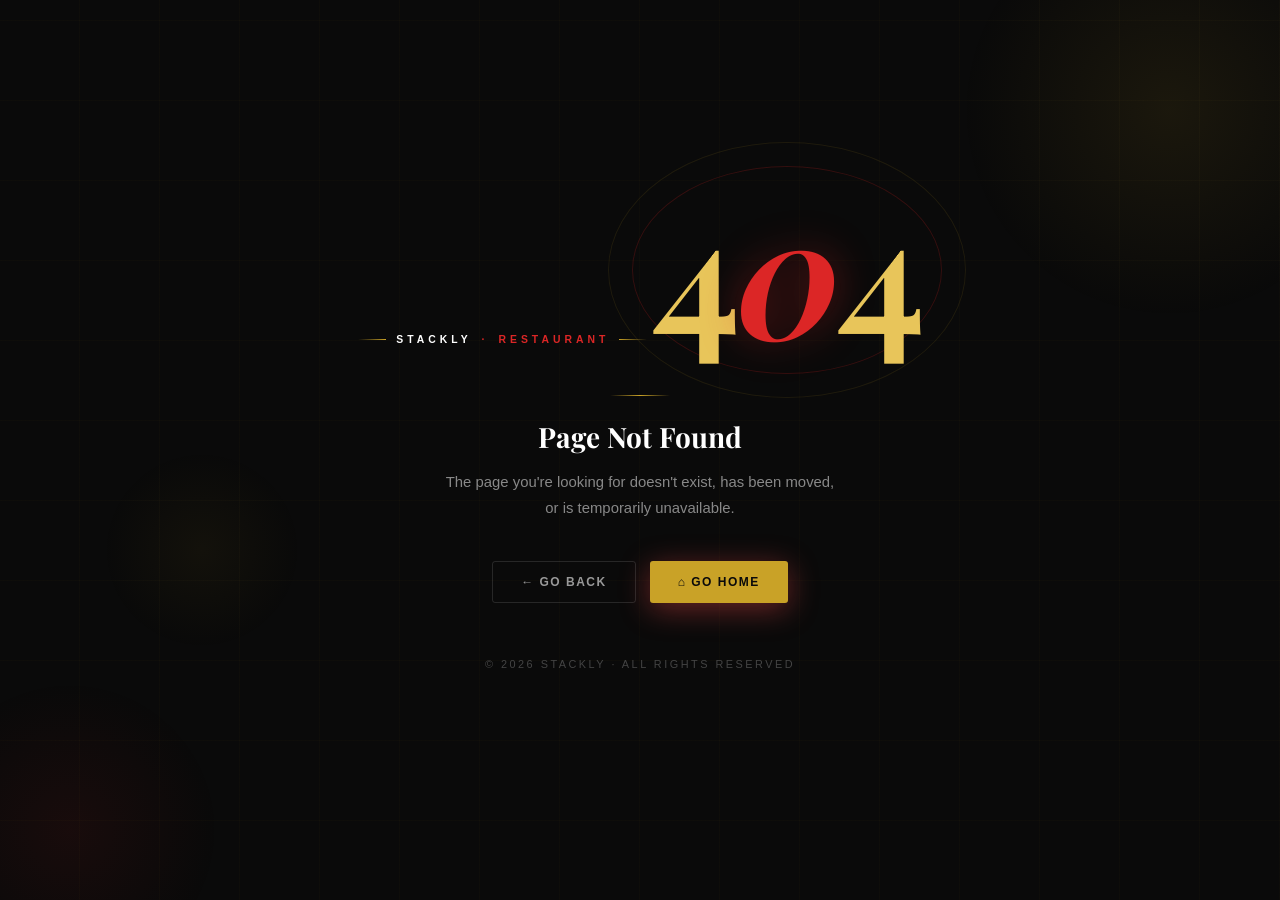
<file: 404page.html>
<!DOCTYPE html>
<html lang="en">
<head>
  <meta charset="UTF-8">
  <meta name="viewport" content="width=device-width, initial-scale=1.0">
  <title>404 - Page Not Found | Stackly Restaurant</title>
  <link rel="preconnect" href="https://fonts.googleapis.com">
  <link rel="preconnect" href="https://fonts.gstatic.com" crossorigin>
  <link href="https://fonts.googleapis.com/css2?family=Playfair+Display:ital,wght@0,700;1,700&display=swap" rel="stylesheet">
  <link rel="stylesheet" href="common.css">
  <style>
    *, *::before, *::after { margin: 0; padding: 0; box-sizing: border-box; }

    html, body {
      height: 100%;
      font-family: 'Lato', Arial, sans-serif;
    }

body {
  background: #0a0a0a;
  color: #fff;
  min-height: 100vh;
  display: flex;
  align-items: center;
  justify-content: center;
  position: relative;
  overflow-x: hidden;
  overflow-y: auto;
  padding: 40px 24px;
  text-align: center;
}

    body::before {
      content: '';
      position: fixed;
      inset: 0;
      background-image:
        repeating-linear-gradient(0deg, transparent, transparent 79px, rgba(201,162,39,.05) 80px),
        repeating-linear-gradient(90deg, transparent, transparent 79px, rgba(201,162,39,.05) 80px);
      pointer-events: none;
      z-index: 0;
    }

    /* Floating orbs */
    .orb {
      position: fixed;
      border-radius: 50%;
      pointer-events: none;
      animation: orbFloat 8s ease-in-out infinite;
      z-index: 0;
    }
    .orb-1 { width: 420px; height: 420px; top: -100px; right: -100px; background: radial-gradient(circle, rgba(201,162,39,.09) 0%, transparent 70%); animation-delay: 0s; }
    .orb-2 { width: 300px; height: 300px; bottom: -80px; left: -80px; background: radial-gradient(circle, rgba(220,38,38,.07) 0%, transparent 70%); animation-delay: -3s; }
    .orb-3 { width: 200px; height: 200px; top: 50%; left: 8%; background: radial-gradient(circle, rgba(201,162,39,.05) 0%, transparent 70%); animation-delay: -5s; }

    @keyframes orbFloat {
      0%, 100% { transform: translate(0, 0) scale(1); }
      33%       { transform: translate(20px, -20px) scale(1.05); }
      66%       { transform: translate(-15px, 15px) scale(0.97); }
    }

    /* Particles */
    .particles { position: fixed; inset: 0; pointer-events: none; overflow: hidden; z-index: 0; }
    .particle {
      position: absolute;
      border-radius: 50%;
      animation: particleDrift linear infinite;
      opacity: 0;
    }
    @keyframes particleDrift {
      0%   { transform: translateY(100vh) rotate(0deg); opacity: 0; }
      10%  { opacity: 1; }
      90%  { opacity: 0.5; }
      100% { transform: translateY(-20px) rotate(360deg); opacity: 0; }
    }

    /* Main container */
   .container {
  position: relative;
  z-index: 1;
  text-align: center;
  max-width: 580px;
  width: 100%;
  margin: 0 auto;
  animation: entryFadeUp 0.9s cubic-bezier(0.16,1,0.3,1) both;
}

    @keyframes entryFadeUp {
      from { opacity: 0; transform: translateY(40px); }
      to   { opacity: 1; transform: translateY(0); }
    }

    /* Brand label */
    .brand-label {
      display: inline-flex;
      align-items: center;
      gap: 10px;
      font-size: 0.65rem;
      letter-spacing: 4px;
      text-transform: uppercase;
      font-weight: 700;
      margin-bottom: 28px;
      animation: entryFadeUp 0.9s 0.1s cubic-bezier(0.16,1,0.3,1) both;
    }
    .brand-name { color: #ffffff; }
    .brand-dot  { color: #dc2626; }
    .brand-rest { color: #dc2626; }
    .brand-label::before,
    .brand-label::after {
      content: '';
      width: 28px;
      height: 1px;
      flex-shrink: 0;
    }
    .brand-label::before { background: linear-gradient(90deg, transparent, #c9a227); }
    .brand-label::after  { background: linear-gradient(90deg, #c9a227, transparent); }

    /* 404 number */
    .ring-wrap {
      position: relative;
      display: inline-block;
      margin-bottom: 4px;
    }
    .pulse-ring {
      position: absolute;
      inset: -20px;
      border-radius: 50%;
      border: 1px solid rgba(220,38,38,.2);
      animation: ringPulse 3s ease-in-out infinite 2s;
      pointer-events: none;
    }
    .pulse-ring-2 {
      position: absolute;
      inset: -44px;
      border-radius: 50%;
      border: 1px solid rgba(201,162,39,.1);
      animation: ringPulse 3s ease-in-out infinite 2.5s;
      pointer-events: none;
    }
    @keyframes ringPulse {
      0%, 100% { transform: scale(0.92); opacity: 0; }
      50%       { transform: scale(1);    opacity: 1; }
    }

    .heading-404 {
      font-family: 'Playfair Display', Georgia, serif;
      font-size: clamp(6rem, 20vw, 10.5rem);
      font-weight: 700;
      line-height: 1;
      letter-spacing: -4px;
      display: inline-block;
      animation: entryFadeUp 0.9s 0.2s cubic-bezier(0.16,1,0.3,1) both;
    }
    .digit-4 {
      color: #e8c55a;
      display: inline-block;
      animation: digit4Bounce 3s ease-in-out infinite 1.2s;
    }
    .digit-0 {
      color: #dc2626;
      font-style: italic;
      display: inline-block;
      animation: zeroSpin 6s ease-in-out infinite 1.5s, zeroGlow 3s ease-in-out infinite 1.5s;
      text-shadow: 0 0 40px rgba(220,38,38,.4);
    }
    .digit-4b {
      color: #e8c55a;
      display: inline-block;
      animation: digit4Bounce 3s ease-in-out infinite 1.8s;
    }

    @keyframes digit4Bounce {
      0%, 100% { transform: translateY(0); }
      50%       { transform: translateY(-12px); }
    }
    @keyframes zeroSpin {
      0%, 85%, 100% { transform: rotateY(0deg) scale(1); }
      92%            { transform: rotateY(360deg) scale(1.08); }
    }
    @keyframes zeroGlow {
      0%, 100% { text-shadow: 0 0 30px rgba(220,38,38,.3); }
      50%       { text-shadow: 0 0 70px rgba(220,38,38,.75), 0 0 120px rgba(220,38,38,.3); }
    }

    /* Divider */
    .divider {
      width: 60px;
      height: 1px;
      background: linear-gradient(90deg, transparent, #c9a227, transparent);
      margin: 22px auto;
      animation: dividerGrow 1s 0.5s cubic-bezier(0.16,1,0.3,1) both;
    }
    @keyframes dividerGrow {
      from { width: 0; opacity: 0; }
      to   { width: 60px; opacity: 1; }
    }

    h2 {
      font-family: 'Playfair Display', Georgia, serif;
      font-size: clamp(1.2rem, 4vw, 1.75rem);
      font-weight: 700;
      color: #ffffff;
      margin-bottom: 14px;
      animation: entryFadeUp 0.9s 0.35s cubic-bezier(0.16,1,0.3,1) both;
    }

    p {
      color: #888;
      font-size: 0.93rem;
      line-height: 1.75;
      font-weight: 300;
      margin-bottom: 40px;
      max-width: 390px;
      margin-left: auto;
      margin-right: auto;
      animation: entryFadeUp 0.9s 0.45s cubic-bezier(0.16,1,0.3,1) both;
    }

    /* Buttons */
    .btn-group {
      display: flex;
      gap: 14px;
      justify-content: center;
      flex-wrap: wrap;
      animation: entryFadeUp 0.9s 0.55s cubic-bezier(0.16,1,0.3,1) both;
    }

    .btn-ghost {
      padding: 13px 28px;
      background: transparent;
      color: #999;
      border: 1px solid rgba(255,255,255,.12);
      font-family: 'Lato', Arial, sans-serif;
      font-weight: 600;
      font-size: 0.75rem;
      letter-spacing: 1.5px;
      text-transform: uppercase;
      cursor: pointer;
      border-radius: 3px;
      text-decoration: none;
      display: inline-flex;
      align-items: center;
      gap: 8px;
      transition: border-color .3s, color .3s, transform .2s, background .3s;
    }
    .btn-ghost:hover {
      border-color: #c9a227;
      color: #c9a227;
      background: rgba(201,162,39,.06);
      transform: translateY(-3px);
    }
    .btn-ghost:active { transform: scale(0.97); }

    .btn-primary {
      padding: 13px 28px;
      background: #c9a227;
      color: #0a0a0a;
      border: none;
      font-family: 'Lato', Arial, sans-serif;
      font-weight: 700;
      font-size: 0.75rem;
      letter-spacing: 1.5px;
      text-transform: uppercase;
      cursor: pointer;
      border-radius: 3px;
      text-decoration: none;
      display: inline-flex;
      align-items: center;
      gap: 8px;
      position: relative;
      overflow: hidden;
      transition: background .3s, transform .2s, box-shadow .3s;
    }
    .btn-primary::before {
      content: '';
      position: absolute;
      inset: 0;
      background: linear-gradient(90deg, transparent 0%, rgba(255,255,255,.2) 50%, transparent 100%);
      transform: translateX(-100%);
      transition: transform 0.5s ease;
    }
    .btn-primary:hover::before { transform: translateX(100%); }
    .btn-primary:hover {
      background: #e8c55a;
      transform: translateY(-3px);
      box-shadow: 0 10px 32px rgba(201,162,39,.4);
    }
    .btn-primary:active { transform: scale(0.97); }

    /* Footer note */
    .footer-note {
      margin-top: 52px;
      font-size: 0.68rem;
      letter-spacing: 2.5px;
      text-transform: uppercase;
      color: #444;
      font-weight: 400;
      animation: entryFadeUp 0.9s 0.65s cubic-bezier(0.16,1,0.3,1) both;
    }

    /* ============================================================
       RESPONSIVE — 404 PAGE (ALL BREAKPOINTS)
       ============================================================ */

    /* 768px — Tablet portrait / large phone landscape */
    @media (max-width: 768px) {
      .container { max-width: 520px; }
    }

    /* 640px — Large phone portrait */
    @media (max-width: 640px) {
      .container { max-width: 460px; }
    }

    /* 480px — Standard phone portrait */
    @media (max-width: 480px) {
      .heading-404 { letter-spacing: -2px; }
      .btn-group { flex-direction: column; align-items: center; }
      .btn-primary, .btn-ghost { width: 100%; justify-content: center; }
    }

    /* 425px — Large phone portrait */
    @media (max-width: 425px) {
      .heading-404 { font-size: clamp(5.5rem, 20vw, 9rem); }
    }

    /* 375px — iPhone SE / small phones */
    @media (max-width: 375px) {
      .heading-404 { font-size: clamp(5rem, 20vw, 8rem); }
    }

    /* 320px — Very small phones */
    @media (max-width: 320px) {
      .heading-404 { font-size: 5rem; }
    }

    /* Accessibility — respect reduced-motion preference */
    @media (prefers-reduced-motion: reduce) {
      *, *::before, *::after { animation: none !important; transition: none !important; }
    }
</style>
</head>
<body>

  <!-- Background orbs -->
  <div class="orb orb-1"></div>
  <div class="orb orb-2"></div>
  <div class="orb orb-3"></div>

  <!-- Floating particles -->
  <div class="particles" id="particles"></div>

  <!-- Main content -->
  <div class="container">

    <div class="brand-label">
      <span class="brand-name">Stackly</span>
      <span class="brand-dot">&middot;</span>
      <span class="brand-rest">Restaurant</span>
    </div>

    <div class="ring-wrap">
      <div class="pulse-ring"></div>
      <div class="pulse-ring-2"></div>
      <div class="heading-404">
        <span class="digit-4">4</span><span class="digit-0">0</span><span class="digit-4b">4</span>
      </div>
    </div>

    <div class="divider"></div>
    <h2>Page Not Found</h2>
    <p>The page you're looking for doesn't exist, has been moved, or is temporarily unavailable.</p>

    <div class="btn-group">
      <a href="javascript:history.back()" class="btn-ghost">&#8592; Go Back</a>
      <a href="./index.html" class="btn-primary">&#8962; Go Home</a>
    </div>

    <p class="footer-note">&copy; 2026 Stackly &middot; All Rights Reserved</p>
  </div>

  <script>
    // Generate floating particles
    (function () {
      var container = document.getElementById('particles');
      if (!container) return;
      var colors = [
        'rgba(201,162,39,',
        'rgba(220,38,38,',
        'rgba(232,197,90,'
      ];
      for (var i = 0; i < 28; i++) {
        var p = document.createElement('div');
        p.className = 'particle';
        var size    = (Math.random() * 4 + 2).toFixed(1);
        var col     = colors[Math.floor(Math.random() * colors.length)];
        var opacity = (Math.random() * 0.4 + 0.15).toFixed(2);
        p.style.cssText = [
          'width:'  + size + 'px',
          'height:' + size + 'px',
          'left:'   + (Math.random() * 100).toFixed(1) + '%',
          'background:' + col + opacity + ')',
          'animation-duration:' + (Math.random() * 12 + 8).toFixed(1) + 's',
          'animation-delay:'   + (-(Math.random() * 15)).toFixed(1) + 's'
        ].join(';');
        container.appendChild(p);
      }
    })();

    // Scroll-reveal (kept for compatibility if page is embedded)
    (function () {
      if (!window.IntersectionObserver) return;
      var obs = new IntersectionObserver(function (entries) {
        entries.forEach(function (e) {
          if (e.isIntersecting) { e.target.classList.add('visible'); obs.unobserve(e.target); }
        });
      }, { threshold: 0.1 });
      document.querySelectorAll('.fade-up, .fade-in, .sa').forEach(function (el) { obs.observe(el); });
    })();
  </script>
</body>
</html>
</file>
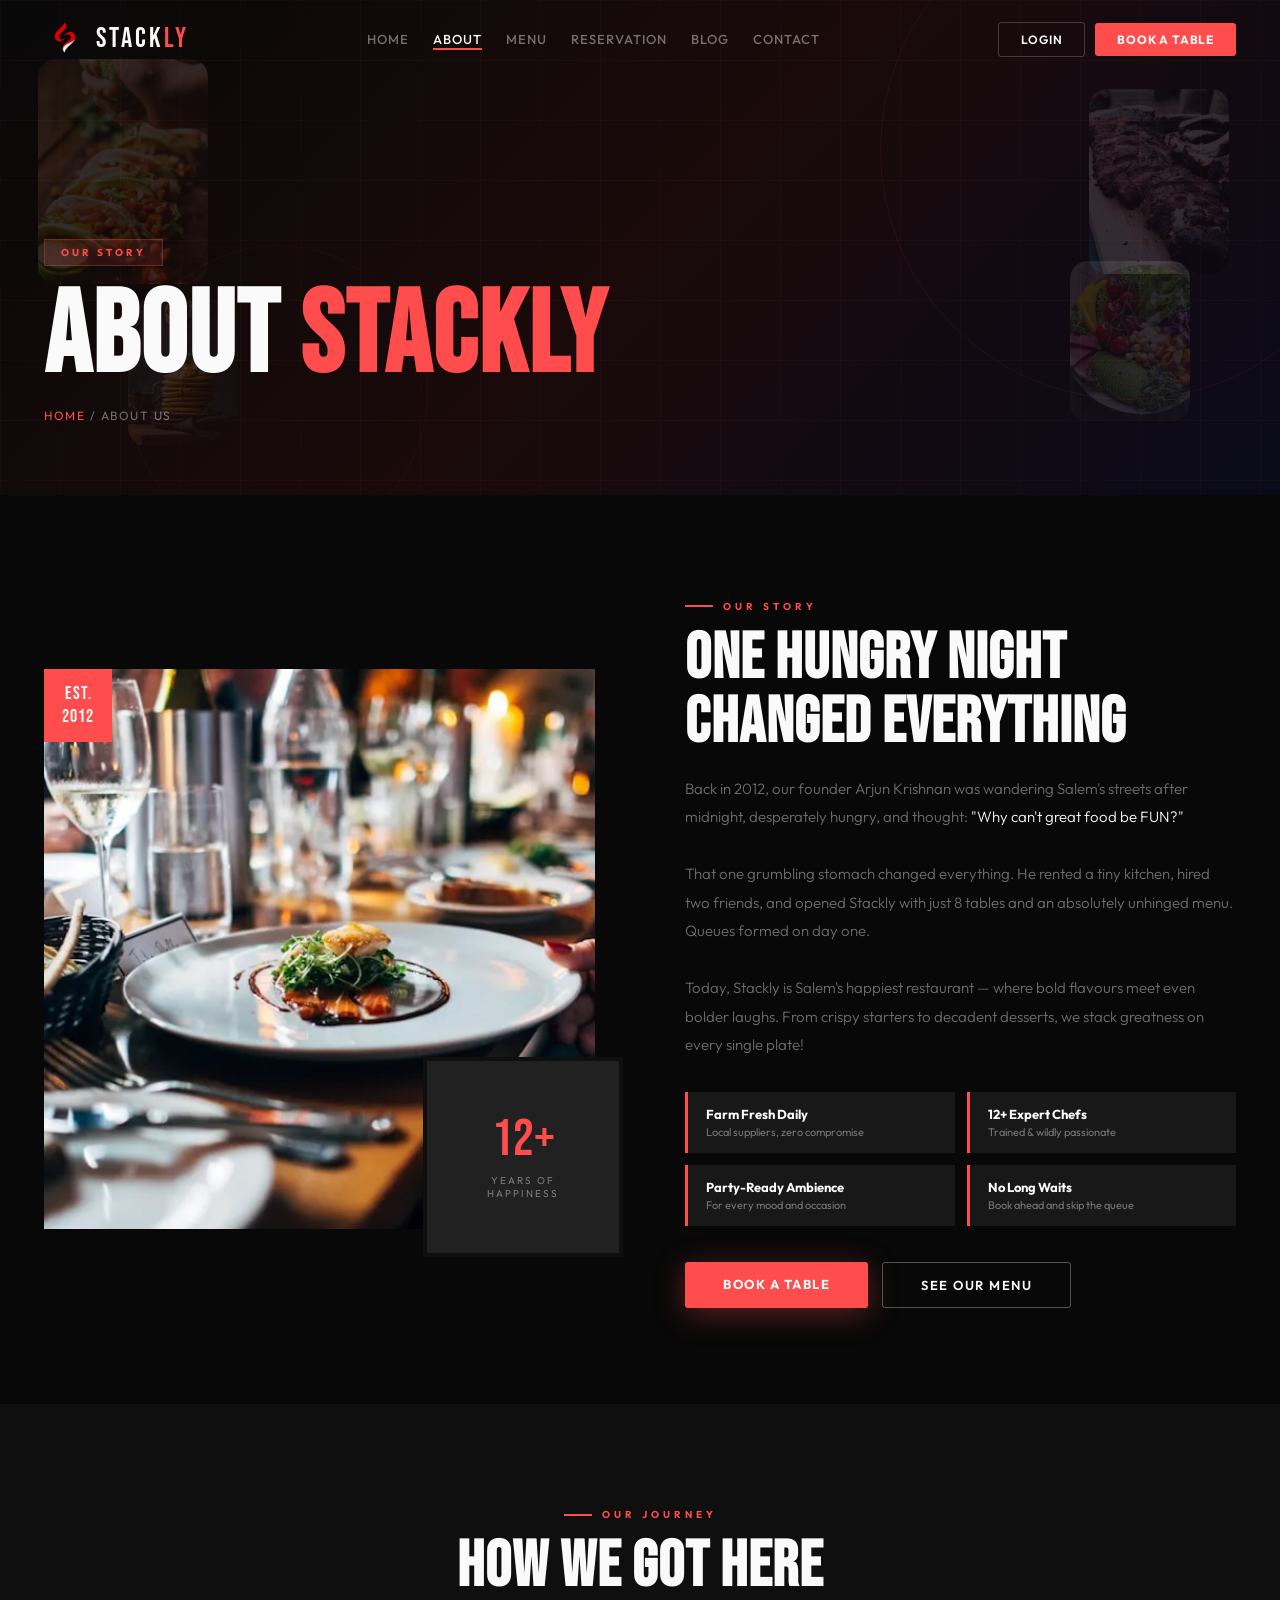
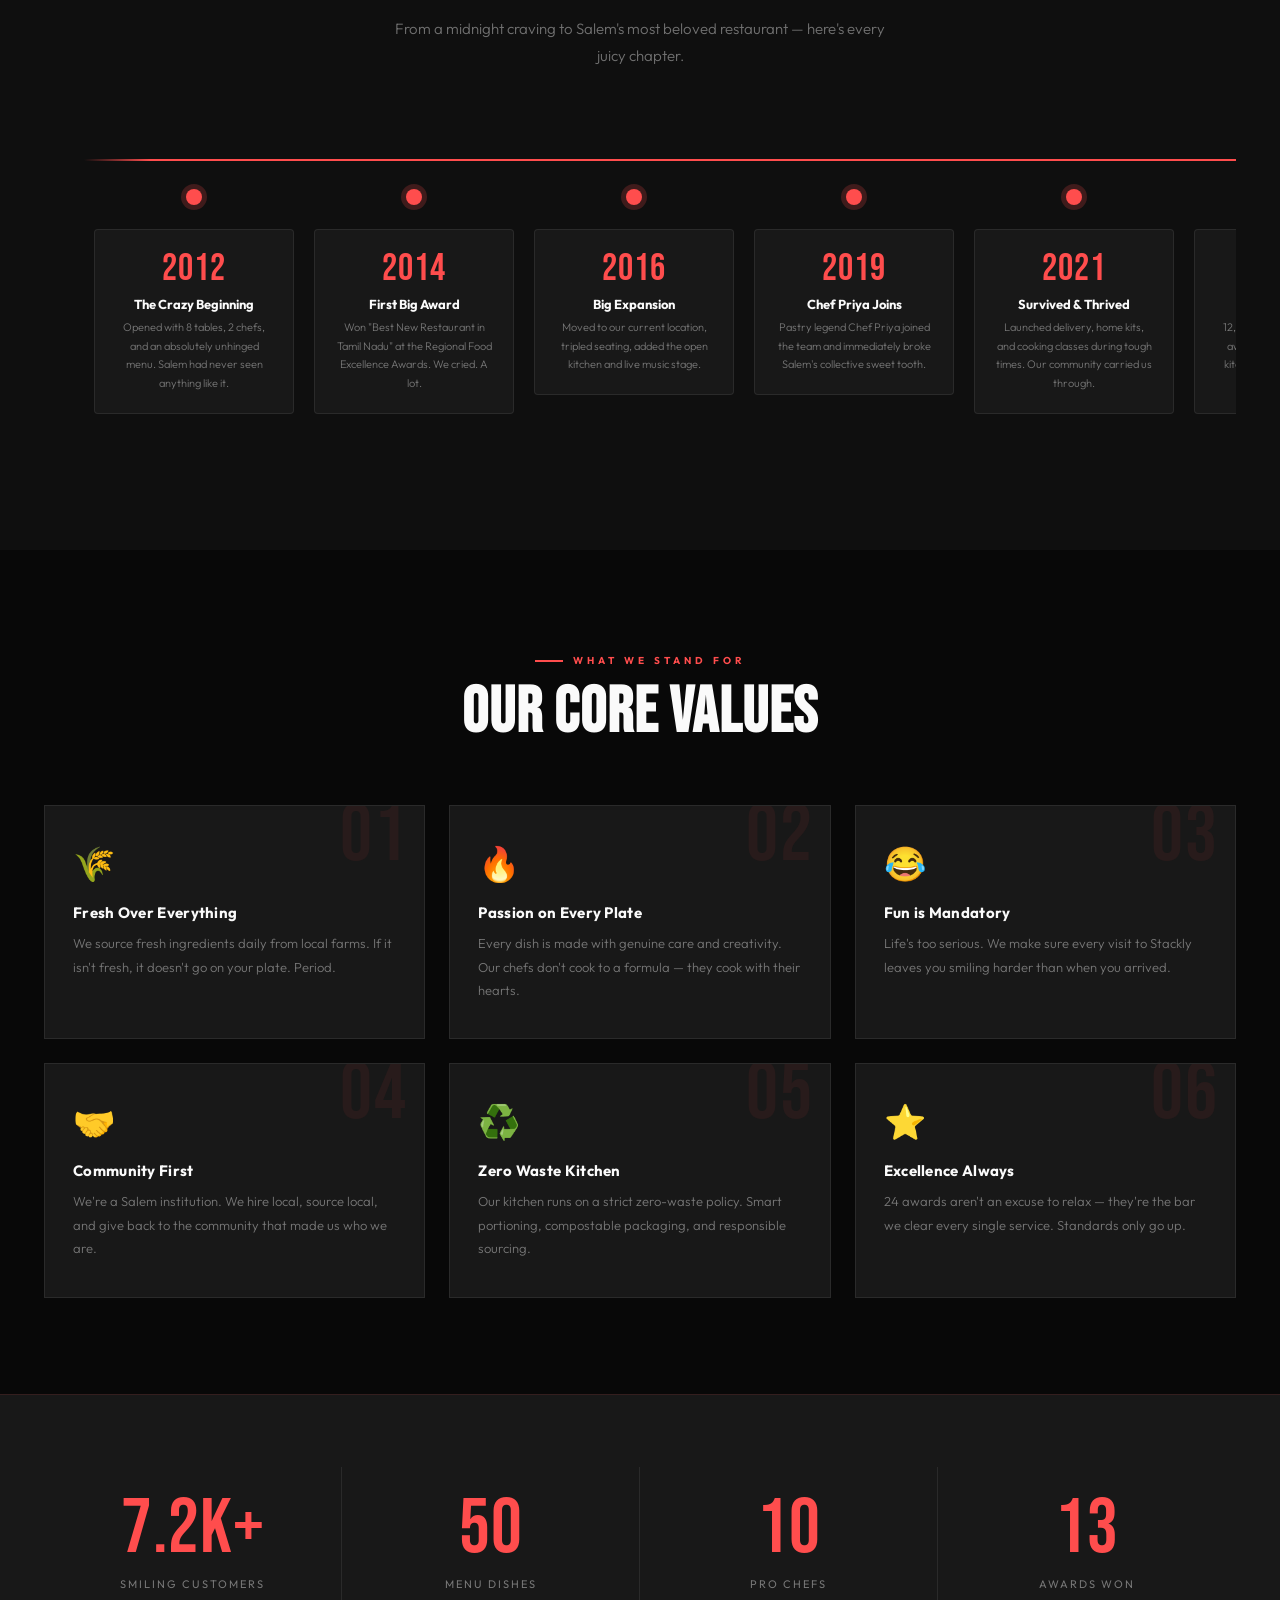
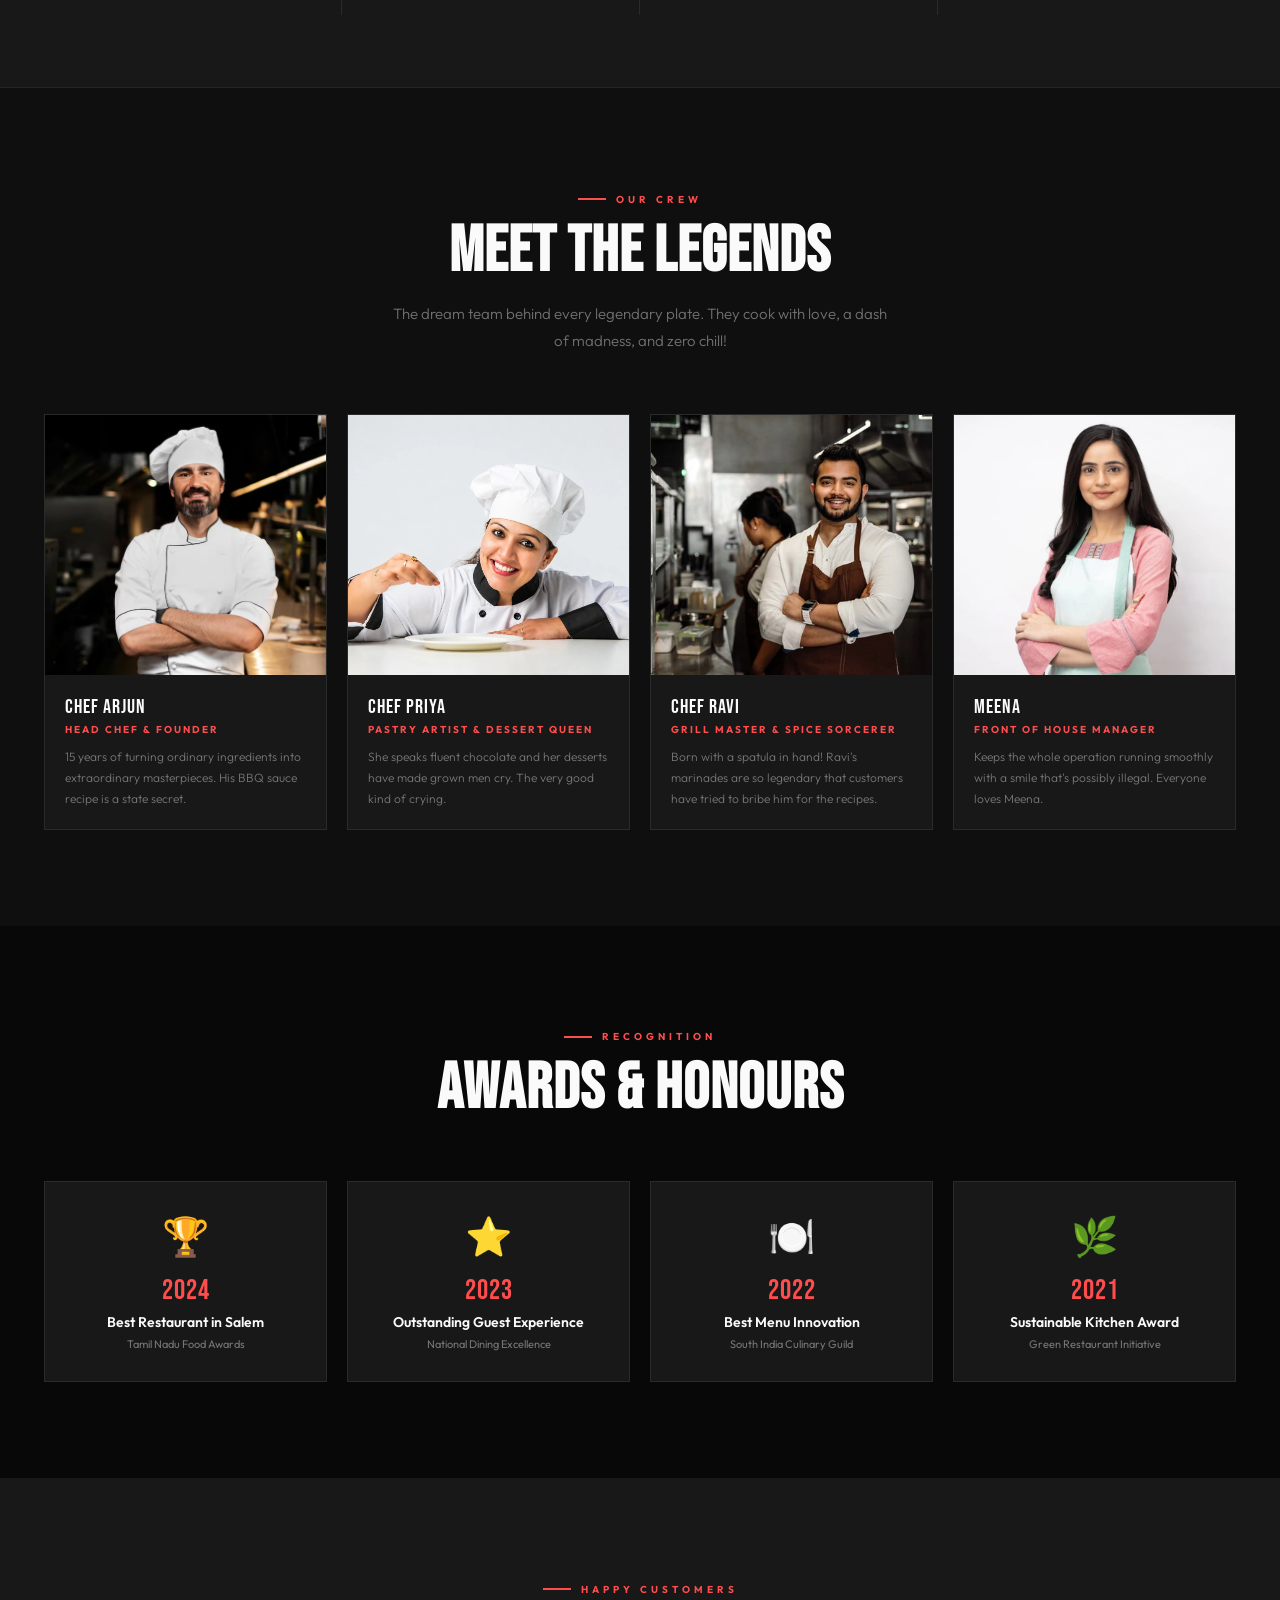
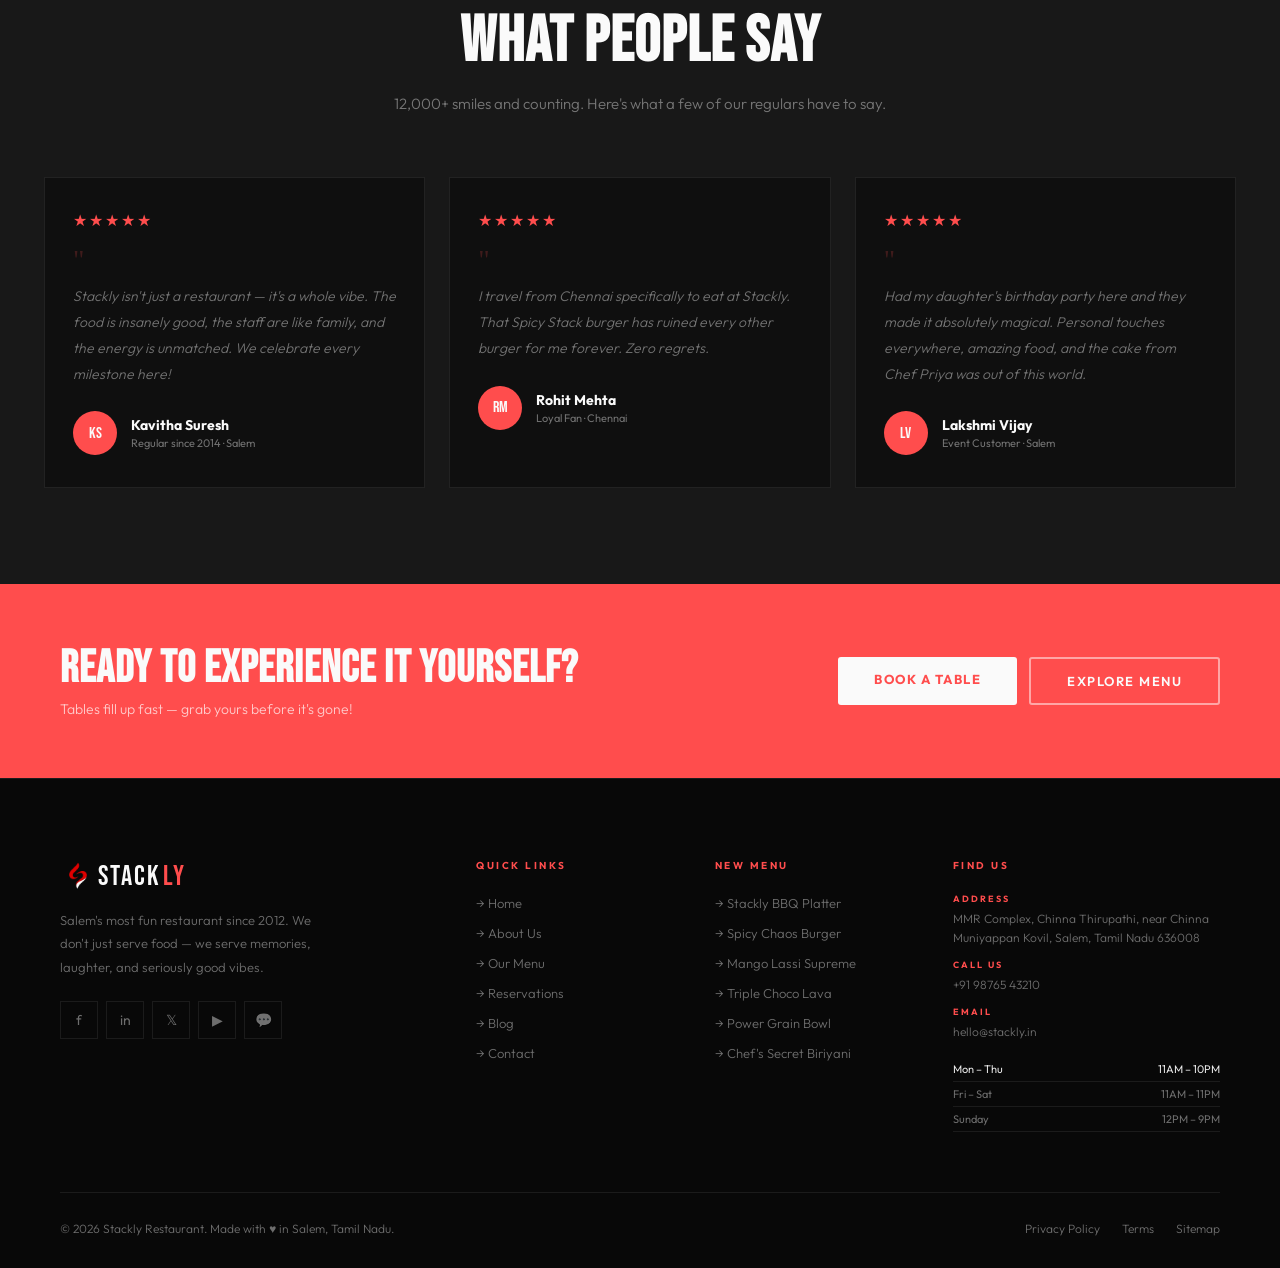
<file: about.html>
<!DOCTYPE html>
<html lang="en">
<head>
<meta charset="UTF-8">
<meta name="viewport" content="width=device-width, initial-scale=1.0">
<title>Stackly — About Us</title>
<link rel="preconnect" href="https://fonts.googleapis.com">
<link href="https://fonts.googleapis.com/css2?family=Bebas+Neue&family=Outfit:wght@300;400;500;600;700&display=swap" rel="stylesheet">
<link rel="stylesheet" href="./common.css">
<style>
img{max-width:100%;display:block;}

/* SCROLL BAR */

/* HEADER */
header{position:fixed;top:0;left:0;right:0;z-index:990;padding:22px 60px;display:flex;align-items:center;justify-content:space-between;transition:all .35s;}
header.sc{background:rgba(8,8,8,.95);backdrop-filter:blur(14px);padding:14px 60px;border-bottom:1px solid var(--border2);}
.logo{display:flex;align-items:center;gap:10px;text-decoration:none;}
.logo-stack{color:var(--white);}
.logo-ly{color:var(--red);}
.fl-logo{display:flex;align-items:center;gap:2px;margin-bottom:14px;}
.fl-logo-img{width:36px;height:36px;object-fit:contain;flex-shrink:0;}
.fl-stack{font-family:var(--serif);font-size:28px;letter-spacing:2px;color:var(--white);}
.fl-ly{font-family:var(--serif);font-size:28px;letter-spacing:2px;color:var(--red);}

nav{display:flex;gap:32px;}
nav a{font-size:13px;font-weight:500;color:var(--muted);letter-spacing:1px;text-transform:uppercase;transition:color .25s;}
nav a:hover,nav a.act{color:var(--white);}
.nav-btns{display:flex;gap:10px;align-items:center;}
.btn-ghost:hover{border-color:var(--red);color:var(--red);}
.btn-red:hover{background:var(--red-lt);transform:translateY(-1px);}

/* MOBILE MENU */
.mob.open{display:flex;}
.mob a:hover{color:var(--red);}
.mob-btns{display:flex;gap:12px;margin-top:12px;}

/* PAGE HERO */
.page-hero{position:relative;min-height:55vh;display:flex;align-items:flex-end;padding:0 60px 80px;overflow:hidden;background:linear-gradient(135deg,var(--black) 0%,#1a0a0a 50%,#0a0a1a 100%);}
.ph-grid{position:absolute;inset:0;background-image:linear-gradient(rgba(255,77,77,.04) 1px,transparent 1px),linear-gradient(90deg,rgba(255,77,77,.04) 1px,transparent 1px);background-size:60px 60px;}
.ph-circle{position:absolute;width:500px;height:500px;border-radius:50%;border:1px solid rgba(255,77,77,.08);top:-100px;right:-100px;animation:rot 30s linear infinite;}
.ph-circle2{position:absolute;width:300px;height:300px;border-radius:50%;border:1px solid rgba(255,77,77,.06);bottom:-50px;left:10%;animation:rot 20s linear infinite reverse;}
@keyframes rot{to{transform:rotate(360deg);}}
.ph-content{position:relative;z-index:1;}
.ph-tag{display:inline-flex;align-items:center;gap:8px;background:rgba(255,77,77,.12);border:1px solid rgba(255,77,77,.3);color:var(--red);font-size:10px;font-weight:700;letter-spacing:3px;text-transform:uppercase;padding:6px 16px;margin-bottom:20px;}
.ph-h1{font-family:var(--serif);font-size:clamp(60px,9vw,120px);line-height:.9;letter-spacing:2px;color:var(--white);}
.ph-h1 span{color:var(--red);}
.ph-breadcrumb{margin-top:18px;font-size:12px;color:var(--muted);letter-spacing:1.5px;text-transform:uppercase;}
.ph-breadcrumb a{color:var(--red);}
.ph-breadcrumb a:hover{text-decoration:underline;}

/* SHARED SECTION */
.lbl{display:inline-flex;align-items:center;gap:10px;font-size:10px;font-weight:700;color:var(--red);letter-spacing:4px;text-transform:uppercase;margin-bottom:14px;}
.lbl::before{content:'';width:28px;height:2px;background:var(--red);}
.sh2{font-family:var(--serif);font-size:clamp(40px,5vw,68px);color:var(--white);line-height:1;margin-bottom:16px;letter-spacing:1px;}
.sp{font-size:15px;color:var(--muted);line-height:1.8;font-weight:300;}
.btn-primary{display:inline-block;padding:14px 38px;background:var(--red);font-size:13px;font-weight:700;color:var(--white);letter-spacing:1.5px;text-transform:uppercase;transition:all .2s;border-radius:3px;box-shadow:0 6px 30px rgba(255,77,77,.35);}
.btn-primary:hover{background:var(--red-lt);transform:translateY(-2px);box-shadow:0 12px 40px rgba(255,77,77,.5);}
.btn-outline{display:inline-block;padding:14px 38px;border:1.5px solid rgba(250,250,250,.3);font-size:13px;font-weight:600;color:var(--white);letter-spacing:1.5px;text-transform:uppercase;transition:all .2s;border-radius:3px;}
.btn-outline:hover{border-color:var(--red);color:var(--red);transform:translateY(-2px);}
.fade-in.vis{opacity:1;}

/* STORY SECTION */
.story{background:var(--black);display:grid;grid-template-columns:1fr 1fr;gap:90px;align-items:center;}
.story-img-wrap{position:relative;}
.story-main{width:100%;height:560px;object-fit:cover;background:var(--card);display:flex;align-items:center;justify-content:center;}
.story-placeholder{width:100%;height:560px;background:linear-gradient(135deg,var(--card) 0%,var(--card2) 100%);display:flex;align-items:center;justify-content:center;flex-direction:column;gap:16px;font-family:var(--serif);font-size:72px;color:rgba(255,77,77,.2);letter-spacing:4px;position:relative;overflow:hidden;}
.story-placeholder::after{content:'';position:absolute;inset:0;background:url("data:image/svg+xml,%3Csvg width='60' height='60' viewBox='0 0 60 60' xmlns='http://www.w3.org/2000/svg'%3E%3Cg fill='none'%3E%3Ccircle cx='30' cy='30' r='1' fill='%23ff4d4d' fill-opacity='0.06'/%3E%3C/g%3E%3C/svg%3E") repeat;}
.story-float{position:absolute;bottom:-28px;right:-28px;width:200px;height:200px;background:var(--card2);border:4px solid var(--dark);display:flex;align-items:center;justify-content:center;flex-direction:column;gap:8px;}
.story-float-n{font-family:var(--serif);font-size:52px;color:var(--red);line-height:1;}
.story-float-l{font-size:10px;color:var(--muted);letter-spacing:2px;text-transform:uppercase;text-align:center;}
.story-badge{position:absolute;top:0;left:0;background:var(--red);color:var(--white);padding:14px 18px;font-family:var(--serif);font-size:18px;letter-spacing:1px;line-height:1.25;text-align:center;z-index:1;}
.story-body{font-size:15px;color:var(--muted);line-height:1.9;margin:20px 0 32px;font-weight:300;}
.story-highlights{display:grid;grid-template-columns:1fr 1fr;gap:12px;margin-bottom:36px;}
.sh{border-left:3px solid var(--red);padding:14px 18px;background:var(--card);transition:background .25s;}
.sh:hover{background:var(--card2);}
.sh-t{font-size:13px;font-weight:700;color:var(--white);margin-bottom:3px;}
.sh-s{font-size:11px;color:var(--muted);}
.story-btns{display:flex;gap:14px;flex-wrap:wrap;}

/* TIMELINE */
.timeline-sec{background:var(--dark);}
.tl-head{text-align:center;margin-bottom:60px;}
.tl-head .sp{max-width:500px;margin:0 auto;}
/* HORIZONTAL TIMELINE */
.timeline{position:relative;overflow-x:auto;padding-bottom:20px;scrollbar-width:thin;scrollbar-color:var(--red) var(--card);}
.timeline::-webkit-scrollbar{height:4px;}
.timeline::-webkit-scrollbar-track{background:var(--card);}
.timeline::-webkit-scrollbar-thumb{background:var(--red);border-radius:2px;}
.tl-track{display:flex;gap:0;position:relative;min-width:max-content;padding:60px 40px 20px;}
.tl-track::before{content:'';position:absolute;top:30px;left:40px;right:40px;height:2px;background:linear-gradient(to right,transparent,var(--red) 5%,var(--red) 95%,transparent);}
.tl-item{display:flex;flex-direction:column;align-items:center;width:220px;flex-shrink:0;position:relative;}
.tl-dot{width:16px;height:16px;border-radius:50%;background:var(--red);box-shadow:0 0 0 5px rgba(255,77,77,.2);flex-shrink:0;position:relative;z-index:2;margin-bottom:24px;}
.tl-content{background:var(--card);border:1px solid var(--border2);padding:20px;border-radius:4px;text-align:center;width:200px;}
.tl-year{font-family:var(--serif);font-size:38px;color:var(--red);line-height:1;margin-bottom:8px;letter-spacing:1px;}
.tl-title{font-size:13px;font-weight:700;color:var(--white);margin-bottom:6px;}
.tl-desc{font-size:11px;color:var(--muted);line-height:1.7;font-weight:300;}
/* hide old left/right/center layout */
.tl-left,.tl-right,.tl-center,.tl-empty{display:none;}

/* VALUES */
.values{background:var(--black);}
.val-head{text-align:center;margin-bottom:60px;}
.val-grid{display:grid;grid-template-columns:repeat(3,1fr);gap:24px;}
.val-card{background:var(--card);border:1px solid var(--border2);padding:36px 28px;position:relative;overflow:hidden;transition:transform .3s,box-shadow .3s,border-color .3s;}
.val-card:hover{transform:translateY(-8px);box-shadow:0 28px 60px rgba(255,77,77,.12);border-color:rgba(255,77,77,.25);}
.val-card::before{content:'';position:absolute;top:0;left:0;right:0;height:2px;background:var(--red);transform:scaleX(0);transition:transform .35s;transform-origin:left;}
.val-card:hover::before{transform:scaleX(1);}
.val-num{font-family:var(--serif);font-size:80px;color:rgba(255,77,77,.07);position:absolute;top:-10px;right:16px;line-height:1;letter-spacing:2px;}
.val-icon{font-size:34px;margin-bottom:18px;}
.val-title{font-size:15px;font-weight:700;color:var(--white);margin-bottom:10px;letter-spacing:.3px;}
.val-desc{font-size:13px;color:var(--muted);line-height:1.8;font-weight:300;}

/* STATS */
.stats-sec{background:var(--card);border-top:1px solid var(--border);border-bottom:1px solid var(--border);padding:80px 60px;}
.stats-inner{display:grid;grid-template-columns:repeat(4,1fr);text-align:center;gap:0;}
.stat{padding:24px;border-right:1px solid var(--border2);}
.stat:last-child{border-right:none;}
.stat-n{font-family:var(--serif);font-size:clamp(52px,6vw,80px);color:var(--red);line-height:1;display:block;letter-spacing:1px;}
.stat-l{font-size:11px;color:var(--muted);letter-spacing:2px;text-transform:uppercase;margin-top:8px;}

/* TEAM */
.team{background:var(--dark);}
.team-head{text-align:center;margin-bottom:60px;}
.team-head .sp{max-width:500px;margin:0 auto;}
.team-grid{display:grid;grid-template-columns:repeat(4,1fr);gap:20px;}
.tm{background:var(--card);border:1px solid var(--border2);overflow:hidden;transition:transform .3s,box-shadow .3s;}
.tm:hover{transform:translateY(-8px);box-shadow:0 28px 60px rgba(255,77,77,.15);}
.tm-img-wrap{position:relative;overflow:hidden;}
.tm-img{width:100%;height:260px;object-fit:cover;transition:transform .4s;background:var(--card2);}
.tm:hover .tm-img{transform:scale(1.05);}
.tm-placeholder{width:100%;height:260px;background:linear-gradient(160deg,var(--card2) 0%,#1a1a1a 100%);display:flex;align-items:center;justify-content:center;font-family:var(--serif);font-size:56px;color:rgba(255,77,77,.25);letter-spacing:2px;}
.tm-overlay{position:absolute;bottom:0;left:0;right:0;background:linear-gradient(transparent,rgba(8,8,8,.96));padding:40px 16px 16px;transform:translateY(100%);transition:.32s;}
.tm:hover .tm-overlay{transform:translateY(0);}
.tm-socs{display:flex;gap:8px;}
.tm-soc{width:34px;height:34px;border:1.5px solid rgba(250,250,250,.2);display:flex;align-items:center;justify-content:center;font-size:12px;color:var(--white);transition:all .2s;}
.tm-soc:hover{background:var(--red);border-color:var(--red);}
.tm-body{padding:20px;}
.tm-name{font-family:var(--serif);font-size:20px;letter-spacing:1px;color:var(--white);margin-bottom:4px;}
.tm-role{font-size:10px;font-weight:700;color:var(--red);letter-spacing:2px;text-transform:uppercase;margin-bottom:10px;}
.tm-bio{font-size:12px;color:var(--muted);line-height:1.75;font-weight:300;}

/* AWARDS */
.awards{background:var(--black);}
.aw-head{text-align:center;margin-bottom:60px;}
.aw-grid{display:grid;grid-template-columns:repeat(4,1fr);gap:20px;}
.aw{background:var(--card);border:1px solid var(--border2);padding:30px 24px;text-align:center;transition:transform .3s,border-color .3s;}
.aw:hover{transform:translateY(-6px);border-color:rgba(255,77,77,.3);}
.aw-icon{font-size:38px;margin-bottom:14px;}
.aw-year{font-family:var(--serif);font-size:28px;color:var(--red);margin-bottom:6px;letter-spacing:1px;}
.aw-title{font-size:14px;font-weight:600;color:var(--white);margin-bottom:6px;}
.aw-by{font-size:11px;color:var(--muted);}

/* TESTIMONIALS */
.testi{background:var(--card);}
.testi-head{text-align:center;margin-bottom:60px;}
.testi-head .sp{max-width:500px;margin:0 auto;}
.testi-grid{display:grid;grid-template-columns:repeat(3,1fr);gap:24px;}
.tc{background:var(--dark);border:1px solid var(--border2);padding:32px 28px;transition:transform .3s,box-shadow .3s;}
.tc:hover{transform:translateY(-6px);box-shadow:0 20px 50px rgba(255,77,77,.1);}
.tc-stars{color:var(--red);font-size:16px;margin-bottom:16px;letter-spacing:2px;}
.tc-quote{font-size:28px;color:rgba(255,77,77,.2);font-family:Georgia,serif;line-height:1;margin-bottom:10px;}
.tc-text{font-size:14px;color:var(--muted);line-height:1.85;font-weight:300;font-style:italic;margin-bottom:24px;}
.tc-author{display:flex;align-items:center;gap:14px;}
.tc-av{width:44px;height:44px;border-radius:50%;background:var(--red);display:flex;align-items:center;justify-content:center;font-family:var(--serif);font-size:16px;color:var(--white);flex-shrink:0;}
.tc-name{font-size:14px;font-weight:700;color:var(--white);margin-bottom:2px;}
.tc-sub{font-size:11px;color:var(--muted);}

/* CTA BANNER */
.cta-bar{background:var(--red);padding:60px;display:flex;align-items:center;justify-content:space-between;gap:30px;flex-wrap:wrap;}
.cta-bar-text h3{font-family:var(--serif);font-size:clamp(28px,3.5vw,46px);color:var(--white);letter-spacing:1px;line-height:1.1;}
.cta-bar-text p{font-size:14px;color:rgba(255,255,255,.7);margin-top:6px;font-weight:300;}
.cta-bar-btns{display:flex;gap:12px;flex-shrink:0;}
.btn-white{display:inline-block;padding:14px 36px;background:var(--white);color:var(--red);font-size:13px;font-weight:700;letter-spacing:1.5px;text-transform:uppercase;transition:all .2s;border-radius:3px;}
.btn-white:hover{background:var(--black);color:var(--white);transform:translateY(-2px);}
.btn-red-out{display:inline-block;padding:14px 36px;border:2px solid rgba(255,255,255,.5);color:var(--white);font-size:13px;font-weight:600;letter-spacing:1.5px;text-transform:uppercase;transition:all .2s;border-radius:3px;}
.btn-red-out:hover{border-color:var(--white);background:rgba(255,255,255,.1);transform:translateY(-2px);}

/* FOOTER */
footer{background:var(--black);padding:80px 60px 32px;border-top:1px solid var(--border2);}
.fg-grid{display:grid;grid-template-columns:2fr 1fr 1fr 1.5fr;gap:60px;margin-bottom:60px;}
.fl-desc{font-size:13px;color:var(--muted);line-height:1.8;margin-bottom:22px;max-width:260px;font-weight:300;}
.fl-socs{display:flex;gap:8px;}
.fl-soc{width:38px;height:38px;border:1px solid var(--border2);display:flex;align-items:center;justify-content:center;font-size:14px;color:var(--muted);transition:all .2s;}
.fl-soc:hover{background:var(--red);border-color:var(--red);color:var(--white);}
.fc h4{font-size:10px;font-weight:700;color:var(--red);letter-spacing:2.5px;text-transform:uppercase;margin-bottom:20px;}
.fc ul{display:flex;flex-direction:column;gap:10px;}
.fc ul li a{font-size:13px;color:var(--muted);transition:color .2s;font-weight:300;}
.fc ul li a:hover{color:var(--white);}
.fc-inf{font-size:12px;color:var(--muted);margin-bottom:10px;line-height:1.65;font-weight:300;}
.fc-inf strong{color:var(--red);display:block;font-size:9px;text-transform:uppercase;letter-spacing:2px;margin-bottom:2px;font-weight:700;}
.fc-hrs{margin-top:16px;}
.fc-hr{display:flex;justify-content:space-between;font-size:11px;color:var(--muted);padding:5px 0;border-bottom:1px solid var(--border2);}
.fc-hr:first-child{color:var(--white-dk);}
.ftr-btm{border-top:1px solid var(--border2);padding-top:28px;display:flex;align-items:center;justify-content:space-between;flex-wrap:wrap;gap:14px;}
.ftr-copy{font-size:12px;color:var(--muted);font-weight:300;}
.ftr-links{display:flex;gap:22px;}
.ftr-links a{font-size:12px;color:var(--muted);transition:color .2s;font-weight:300;}
.ftr-links a:hover{color:var(--red);}
.fv-error{display:none;color:var(--red);font-size:11px;margin-top:5px;font-weight:500;}
.fv-error.show{display:block;}
input.fv-invalid,select.fv-invalid{border-color:var(--red)!important;box-shadow:0 0 0 2px rgba(255,77,77,.18);}
input.fv-ok,select.fv-ok{border-color:rgba(80,200,100,.55)!important;}
/* ============================================================
   RESPONSIVE — ABOUT PAGE (ALL BREAKPOINTS)
   ============================================================ */

/* 1536px — Large desktops / 4K scaled */
@media (max-width: 1536px) {
  header { padding: 20px 50px; }
  header.sc { padding: 13px 50px; }
  section { padding: 100px 50px; }
  .page-hero { padding: 0 50px 76px; }
  .stats-sec { padding: 76px 50px; }
  .ftr-grid { padding: 64px 50px 46px; }
}

/* 1280px — Standard desktop */
@media (max-width: 1280px) {
  header { padding: 18px 44px; }
  header.sc { padding: 12px 44px; }
  nav { gap: 24px; }
  section { padding: 96px 44px; }
  .page-hero { padding: 0 44px 72px; }
  .stats-sec { padding: 72px 44px; }
  .ftr-grid { gap: 40px; padding: 56px 44px 42px; }
}

/* 1024px — Small desktop / large tablet landscape */
@media (max-width: 1024px) {
  header { padding: 18px 40px; }
  header.sc { padding: 12px 40px; }
  section { padding: 90px 40px; }
  .page-hero { padding: 0 40px 70px; }
  .team-grid { grid-template-columns: repeat(2, 1fr); }
  .aw-grid { grid-template-columns: repeat(2, 1fr); }
  .ftr-grid { grid-template-columns: 1fr 1fr; gap: 32px; padding: 50px 40px 40px; }
  .ftr-btm { padding: 20px 40px; }
  .stats-sec { padding: 70px 40px; }
}

/* 900px — Tablet portrait wide (nav collapses) */
@media (max-width: 900px) {
  header { padding: 18px 32px; }
  header.sc { padding: 12px 32px; }
  nav, .nav-btns { display: none !important; }
  .ham { display: flex !important; }
  section { padding: 80px 32px; }
  .page-hero { padding: 0 32px 60px; min-height: 48vh; }
  .story { grid-template-columns: 1fr; gap: 40px; }
  .story-main, .story-placeholder { height: 400px; }
  .story-float { display: none; }
  .val-grid { grid-template-columns: repeat(2, 1fr); }
  .stats-sec { padding: 60px 32px; }
  .stats-inner { grid-template-columns: repeat(2, 1fr); }
  .stat:nth-child(2) { border-right: none; }
  .stat:nth-child(3) { border-top: 1px solid var(--border2); border-right: 1px solid var(--border2); }
  .stat:nth-child(4) { border-right: none; border-top: 1px solid var(--border2); }
  .team-grid { grid-template-columns: repeat(2, 1fr); }
  .aw-grid { grid-template-columns: repeat(2, 1fr); }
  .testi-grid { grid-template-columns: repeat(2, 1fr); }
  .cta-bar { flex-direction: column; text-align: center; padding: 40px 32px; }
  .cta-bar-btns { justify-content: center; }
  .ftr-grid { grid-template-columns: 1fr 1fr; gap: 32px; padding: 50px 32px 40px; }
  .ftr-btm { padding: 20px 32px; }
}

/* 768px — Tablet portrait / large phone landscape */
@media (max-width: 768px) {
  header { padding: 14px 20px; background: rgba(8,8,8,.97); backdrop-filter: blur(12px); border-bottom: 1px solid var(--border); }
  header.sc { padding: 14px 20px; }
  section { padding: 72px 28px; }
  .page-hero { padding: 0 20px 52px; min-height: 44vh; }
  .ph-h1 { font-size: clamp(48px, 10vw, 80px); }
  .story-highlights { grid-template-columns: 1fr 1fr; }
  .story-btns { flex-direction: column; align-items: flex-start; }
  .val-grid { grid-template-columns: 1fr; }
  .team-grid { grid-template-columns: repeat(2, 1fr); gap: 16px; }
  .tm-img, .tm-placeholder { height: 220px; }
  .aw-grid { grid-template-columns: repeat(2, 1fr); gap: 16px; }
  .testi-grid { grid-template-columns: 1fr; }
  .cta-bar { padding: 36px 20px; }
  .fg-grid { grid-template-columns: 1fr 1fr; gap: 28px; }
  .ftr-btm { flex-direction: column; text-align: center; gap: 12px; }
  .ftr-links { justify-content: center; flex-wrap: wrap; gap: 14px; }
}
/* ── TIMELINE — VERTICAL LAYOUT ON MOBILE ── */
@media (max-width: 768px) {

  /* stop sideways scrolling */
  .timeline {
    overflow-x: visible;
    padding-bottom: 0;
  }

  /* stack items vertically */
  .tl-track {
    display: flex;
    flex-direction: column;
    gap: 28px;
    min-width: 0;                 /* cancels desktop's max-content width */
    padding: 10px 0 10px 8px;
    position: relative;
  }

  /* the line: now vertical, down the left side */
  .tl-track::before {
    top: 20px;
    bottom: 20px;
    left: 15px;                   /* runs through the dot centers */
    right: auto;
    width: 2px;
    height: auto;
    background: linear-gradient(to bottom, var(--red), var(--red) 90%, transparent);
  }

  /* each item: dot on the left, card on the right */
  .tl-item {
    flex-direction: row;
    align-items: flex-start;
    width: 100%;
    gap: 18px;
  }

  .tl-dot {
    margin-bottom: 0;
    margin-top: 14px;             /* aligns dot with the year text */
    flex-shrink: 0;
  }

  /* card fills remaining width */
  .tl-content {
    width: auto;
    flex: 1;
    text-align: left;
    padding: 18px 16px;
  }

  .tl-year  { font-size: 30px; }
  .tl-title { font-size: 13px; }
  .tl-desc  { font-size: 12px; line-height: 1.7; }
}

@media (max-width: 375px) {
  .tl-track { gap: 22px; }
  .tl-year  { font-size: 26px; }
  .tl-content { padding: 15px 13px; }
}


/* 640px — Large phone portrait */
@media (max-width: 640px) {
  section { padding: 64px 24px; }
  .page-hero { padding: 0 20px 48px; min-height: 42vh; }
  .story-main, .story-placeholder { height: 320px; }
  .stats-sec { padding: 52px 20px; }
  .tm-img, .tm-placeholder { height: 240px; }
  .ftr-grid { grid-template-columns: 1fr; gap: 28px; padding: 44px 20px 28px; }
  .fl-socs { flex-wrap: wrap; }
}

/* 480px — Standard phone portrait */
@media (max-width: 480px) {
  section { padding: 56px 20px; }
  .page-hero { min-height: 40vh; padding: 0 20px 44px; }
  .ph-h1 { font-size: clamp(40px, 11vw, 60px); }
  .ph-tag { font-size: 9px; padding: 5px 12px; letter-spacing: 2px; }
  .story-main, .story-placeholder { height: 280px; }
  .story-highlights { grid-template-columns: 1fr; }
  .story-body { font-size: 14px; }
  .stats-inner { grid-template-columns: 1fr 1fr; }
  .stats-sec { padding: 48px 20px; }
  .team-grid { grid-template-columns: 1fr; }
  .tm-img, .tm-placeholder { height: 260px; }
  .aw-grid { grid-template-columns: repeat(2, 1fr); }
  .tc { padding: 24px 20px; }
}

/* 425px — Large phone portrait */
@media (max-width: 425px) {
  section { padding: 52px 18px; }
  .page-hero { padding: 0 18px 42px; }
  .story-main, .story-placeholder { height: 260px; }
  .tm-img, .tm-placeholder { height: 250px; }
  .stats-sec { padding: 44px 18px; }
}

/* 375px — iPhone SE / small phones */
@media (max-width: 375px) {
  section { padding: 48px 16px; }
  .page-hero { padding: 0 16px 40px; }
  .ph-h1 { font-size: clamp(36px, 11vw, 50px); line-height: .88; }
  .ph-breadcrumb { font-size: 10px; }
  .story-main, .story-placeholder { height: 240px; }
  .sh-t { font-size: 12px; }
  .sh-s { font-size: 10px; }
  .stats-sec { padding: 40px 16px; }
  .stat-n { font-size: clamp(44px, 12vw, 60px); }
  .tm-img, .tm-placeholder { height: 240px; }
  .tm-name { font-size: 18px; }
  .aw-year { font-size: 24px; }
  .aw-title { font-size: 13px; }
  .tc-text { font-size: 13px; }
  .ftr-grid { padding: 36px 16px 24px; }
  .ftr-links { gap: 12px; }
  .ftr-copy { font-size: 10px; }
  .fc h4 { font-size: 9px; }
  .cta-bar { padding: 32px 16px; }
  .btn-white, .btn-red-out { padding: 12px 24px; font-size: 12px; }
}

/* 320px — Very small phones */
@media (max-width: 320px) {
  section { padding: 40px 14px; }
  .page-hero { padding: 0 14px 36px; }
  .ph-h1 { font-size: 34px; letter-spacing: 0; }
  .ph-tag { display: none; }
  .story-main, .story-placeholder { height: 200px; }
  .story-body { font-size: 13px; }
  .val-card { padding: 24px 18px; }
  .val-title { font-size: 14px; }
  .val-desc { font-size: 12px; }
  .stats-sec { padding: 36px 14px; }
  .stat-n { font-size: 52px; }
  .team-grid { grid-template-columns: 1fr; }
  .tm-img, .tm-placeholder { height: 220px; }
  .tm-name { font-size: 16px; }
  .aw-grid { grid-template-columns: 1fr; }
  .aw { padding: 22px 18px; }
  .tc { padding: 20px 16px; }
  .tc-text { font-size: 12px; }
  .cta-bar { padding: 28px 14px; }
  .cta-bar-text h3 { font-size: 24px; }
  .btn-white, .btn-red-out { width: 100%; text-align: center; padding: 12px 16px; }
  .ftr-grid { padding: 32px 14px 20px; }
}

@media (max-width: 480px) {
  .tl-item { width: 165px; }
  .tl-content { width: 152px; padding: 14px 12px; }
  .tl-year { font-size: 26px; }
}

/* Accessibility — respect reduced-motion preference */
@media (prefers-reduced-motion: reduce) {
  *, *::before, *::after { animation: none !important; transition: none !important; }
}
</style>
</head>
<body>

<div id="sb"></div>

<!-- HEADER -->
<header id="hdr">
  <a href="./index.html" class="logo"><img src="./assets/stackly logo.webp" alt="Stackly Logo" class="logo-img"><span class="logo-text"><span class="logo-stack">STACK</span><span class="logo-ly">LY</span></span></a>
  <nav>
    <a href="./index.html" class="active">Home</a>
    <a href="./about.html">About</a>
    <a href="./menu.html">Menu</a>
    <a href="./reservation.html">Reservation</a>
    <a href="./blog.html">Blog</a>
    <a href="./contact.html">Contact</a>
  </nav>
  <div class="nav-btns">
    <a href="./login.html" class="btn-ghost">Login</a>
    <a href="./404page.html" class="btn-red">Book a Table</a>
  </div>
  <button class="ham" id="ham"><span></span><span></span><span></span></button>
</header>

<!-- MOBILE MENU -->
<div class="mob" id="mm">
  <button class="mob-close" id="mm-close" aria-label="Close menu">✕</button>
  <a href="./index.html" onclick="cm()">HOME</a>
  <a href="./about.html" onclick="cm()">ABOUT</a>
  <a href="./menu.html" onclick="cm()">MENU</a>
  <a href="./reservation.html" onclick="cm()">RESERVATION</a>
  <a href="./blog.html" onclick="cm()">BLOG</a>
  <a href="./contact.html" onclick="cm()">CONTACT</a>
  <div class="mob-btns">
    <a href="./login.html" class="btn-ghost" onclick="cm()">Login</a>
    <a href="./404page.html" class="btn-red" onclick="cm()">Book a Table</a>
  </div>
</div>

<!-- PAGE HERO -->
<div class="page-hero">
  <div class="ph-grid"></div>
  <img class="hero-float-img hfi1" src="./assets/spicy stack.webp" alt="">
  <img class="hero-float-img hfi2" src="./assets/BBQ.webp" alt="">
  <img class="hero-float-img hfi3" src="./assets/pancakes.webp" alt="">
  <img class="hero-float-img hfi4" src="./assets/bowl.webp" alt="">

  <div class="ph-circle"></div>
  <div class="ph-circle2"></div>
  <div class="ph-content fade-up" style="padding-top:100px;">
    <div class="ph-tag">Our Story</div>
    <h1 class="ph-h1">ABOUT <span>STACKLY</span></h1>
    <p class="ph-breadcrumb"><a href="./index.html">Home</a> / About Us</p>
  </div>
</div>

<!-- STORY SECTION -->
<section class="story">
  <div class="story-img-wrap fade-in">
<img class="story-main" src="./assets/interior.webp" alt="Stackly Interior">
    <div class="story-float">
      <div class="story-float-n">12+</div>
      <div class="story-float-l">Years of<br>Happiness</div>
    </div>
    <div class="story-badge">EST.<br>2012</div>
  </div>
  <div class="fade-up">
    <div class="lbl">Our Story</div>
    <h2 class="sh2">ONE HUNGRY NIGHT CHANGED EVERYTHING</h2>
    <p class="story-body">Back in 2012, our founder Arjun Krishnan was wandering Salem's streets after midnight, desperately hungry, and thought: <em style="color:var(--white);font-style:normal;">"Why can't great food be FUN?"</em><br><br>That one grumbling stomach changed everything. He rented a tiny kitchen, hired two friends, and opened Stackly with just 8 tables and an absolutely unhinged menu. Queues formed on day one.<br><br>Today, Stackly is Salem's happiest restaurant — where bold flavours meet even bolder laughs. From crispy starters to decadent desserts, we stack greatness on every single plate!</p>
    <div class="story-highlights">
      <div class="sh"><div class="sh-t">Farm Fresh Daily</div><div class="sh-s">Local suppliers, zero compromise</div></div>
      <div class="sh"><div class="sh-t">12+ Expert Chefs</div><div class="sh-s">Trained & wildly passionate</div></div>
      <div class="sh"><div class="sh-t">Party-Ready Ambience</div><div class="sh-s">For every mood and occasion</div></div>
      <div class="sh"><div class="sh-t">No Long Waits</div><div class="sh-s">Book ahead and skip the queue</div></div>
    </div>
    <div class="story-btns">
      <a href="./404page.html" class="btn-primary">Book A Table</a>
      <a href="./404page.html" class="btn-outline">See Our Menu</a>
    </div>
  </div>
</section>

<!-- TIMELINE -->
<section class="timeline-sec">
  <div class="tl-head fade-up">
    <div class="lbl">Our Journey</div>
    <h2 class="sh2">HOW WE GOT HERE</h2>
    <p class="sp">From a midnight craving to Salem's most beloved restaurant — here's every juicy chapter.</p>
  </div>
  <div class="timeline">
    <div class="tl-track">
      <div class="tl-item fade-up">
        <div class="tl-dot"></div>
        <div class="tl-content">
          <div class="tl-year">2012</div>
          <div class="tl-title">The Crazy Beginning</div>
          <div class="tl-desc">Opened with 8 tables, 2 chefs, and an absolutely unhinged menu. Salem had never seen anything like it.</div>
        </div>
      </div>
      <div class="tl-item fade-up" style="transition-delay:.1s">
        <div class="tl-dot"></div>
        <div class="tl-content">
          <div class="tl-year">2014</div>
          <div class="tl-title">First Big Award</div>
          <div class="tl-desc">Won "Best New Restaurant in Tamil Nadu" at the Regional Food Excellence Awards. We cried. A lot.</div>
        </div>
      </div>
      <div class="tl-item fade-up" style="transition-delay:.2s">
        <div class="tl-dot"></div>
        <div class="tl-content">
          <div class="tl-year">2016</div>
          <div class="tl-title">Big Expansion</div>
          <div class="tl-desc">Moved to our current location, tripled seating, added the open kitchen and live music stage.</div>
        </div>
      </div>
      <div class="tl-item fade-up" style="transition-delay:.3s">
        <div class="tl-dot"></div>
        <div class="tl-content">
          <div class="tl-year">2019</div>
          <div class="tl-title">Chef Priya Joins</div>
          <div class="tl-desc">Pastry legend Chef Priya joined the team and immediately broke Salem's collective sweet tooth.</div>
        </div>
      </div>
      <div class="tl-item fade-up" style="transition-delay:.4s">
        <div class="tl-dot"></div>
        <div class="tl-content">
          <div class="tl-year">2021</div>
          <div class="tl-title">Survived &amp; Thrived</div>
          <div class="tl-desc">Launched delivery, home kits, and cooking classes during tough times. Our community carried us through.</div>
        </div>
      </div>
      <div class="tl-item fade-up" style="transition-delay:.5s">
        <div class="tl-dot"></div>
        <div class="tl-content">
          <div class="tl-year">2025</div>
          <div class="tl-title">Still Going Wild</div>
          <div class="tl-desc">12,000+ happy customers, 24 awards, and still the craziest kitchen in Salem. Not stopping anytime soon.</div>
        </div>
      </div>
    </div>
  </div>
</section>

<!-- VALUES -->
<section class="values">
  <div class="val-head fade-up">
    <div class="lbl">What We Stand For</div>
    <h2 class="sh2">OUR CORE VALUES</h2>
  </div>
  <div class="val-grid">
    <div class="val-card fade-up" style="transition-delay:0s">
      <div class="val-num">01</div>
      <div class="val-icon">🌾</div>
      <div class="val-title">Fresh Over Everything</div>
      <div class="val-desc">We source fresh ingredients daily from local farms. If it isn't fresh, it doesn't go on your plate. Period.</div>
    </div>
    <div class="val-card fade-up" style="transition-delay:.08s">
      <div class="val-num">02</div>
      <div class="val-icon">🔥</div>
      <div class="val-title">Passion on Every Plate</div>
      <div class="val-desc">Every dish is made with genuine care and creativity. Our chefs don't cook to a formula — they cook with their hearts.</div>
    </div>
    <div class="val-card fade-up" style="transition-delay:.16s">
      <div class="val-num">03</div>
      <div class="val-icon">😂</div>
      <div class="val-title">Fun is Mandatory</div>
      <div class="val-desc">Life's too serious. We make sure every visit to Stackly leaves you smiling harder than when you arrived.</div>
    </div>
    <div class="val-card fade-up" style="transition-delay:.0s">
      <div class="val-num">04</div>
      <div class="val-icon">🤝</div>
      <div class="val-title">Community First</div>
      <div class="val-desc">We're a Salem institution. We hire local, source local, and give back to the community that made us who we are.</div>
    </div>
    <div class="val-card fade-up" style="transition-delay:.08s">
      <div class="val-num">05</div>
      <div class="val-icon">♻️</div>
      <div class="val-title">Zero Waste Kitchen</div>
      <div class="val-desc">Our kitchen runs on a strict zero-waste policy. Smart portioning, compostable packaging, and responsible sourcing.</div>
    </div>
    <div class="val-card fade-up" style="transition-delay:.16s">
      <div class="val-num">06</div>
      <div class="val-icon">⭐</div>
      <div class="val-title">Excellence Always</div>
      <div class="val-desc">24 awards aren't an excuse to relax — they're the bar we clear every single service. Standards only go up.</div>
    </div>
  </div>
</section>

<!-- STATS -->
<div class="stats-sec">
  <div class="stats-inner">
    <div class="stat fade-up"><span class="stat-n" data-t="12400">0</span><div class="stat-l">Smiling Customers</div></div>
    <div class="stat fade-up" style="transition-delay:.1s"><span class="stat-n" data-t="86">0</span><div class="stat-l">Menu Dishes</div></div>
    <div class="stat fade-up" style="transition-delay:.2s"><span class="stat-n" data-t="18">0</span><div class="stat-l">Pro Chefs</div></div>
    <div class="stat fade-up" style="transition-delay:.3s"><span class="stat-n" data-t="24">0</span><div class="stat-l">Awards Won</div></div>
  </div>
</div>

<!-- TEAM -->
<section class="team">
  <div class="team-head fade-up">
    <div class="lbl">Our Crew</div>
    <h2 class="sh2">MEET THE LEGENDS</h2>
    <p class="sp">The dream team behind every legendary plate. They cook with love, a dash of madness, and zero chill!</p>
  </div>
  <div class="team-grid">
    <div class="tm fade-up" style="transition-delay:0s">
      <div class="tm-img-wrap">
<img class="tm-img" src="./assets/arjun.webp" alt="Chef Arjun">
        <div class="tm-overlay">
          <div class="tm-socs">
            <a href="./404page.html" class="tm-soc">f</a>
            <a href="./404page.html" class="tm-soc">in</a>
            <a href="./404page.html" class="tm-soc">𝕏</a>
          </div>
        </div>
      </div>
      <div class="tm-body">
        <div class="tm-name">CHEF ARJUN</div>
        <div class="tm-role">Head Chef & Founder</div>
        <div class="tm-bio">15 years of turning ordinary ingredients into extraordinary masterpieces. His BBQ sauce recipe is a state secret.</div>
      </div>
    </div>
    <div class="tm fade-up" style="transition-delay:.1s">
      <div class="tm-img-wrap">
<img class="tm-img" src="./assets/priya.webp" alt="Chef Priya">
        <div class="tm-overlay">
          <div class="tm-socs">
            <a href="./404page.html" class="tm-soc">f</a>
            <a href="./404page.html" class="tm-soc">in</a>
            <a href="./404page.html" class="tm-soc">𝕏</a>
          </div>
        </div>
      </div>
      <div class="tm-body">
        <div class="tm-name">CHEF PRIYA</div>
        <div class="tm-role">Pastry Artist & Dessert Queen</div>
        <div class="tm-bio">She speaks fluent chocolate and her desserts have made grown men cry. The very good kind of crying.</div>
      </div>
    </div>
    <div class="tm fade-up" style="transition-delay:.2s">
      <div class="tm-img-wrap">
<img class="tm-img" src="./assets/ravi.webp" alt="Chef Ravi">
        <div class="tm-overlay">
          <div class="tm-socs">
            <a href="./404page.html" class="tm-soc">f</a>
            <a href="./404page.html" class="tm-soc">in</a>
            <a href="./404page.html" class="tm-soc">𝕏</a>
          </div>
        </div>
      </div>
      <div class="tm-body">
        <div class="tm-name">CHEF RAVI</div>
        <div class="tm-role">Grill Master & Spice Sorcerer</div>
        <div class="tm-bio">Born with a spatula in hand! Ravi's marinades are so legendary that customers have tried to bribe him for the recipes.</div>
      </div>
    </div>
    <div class="tm fade-up" style="transition-delay:.3s">
      <div class="tm-img-wrap">
<img class="tm-img" src="./assets/meena.webp" alt="Meena">
        <div class="tm-overlay">
          <div class="tm-socs">
            <a href="./404page.html" class="tm-soc">f</a>
            <a href="./404page.html" class="tm-soc">in</a>
            <a href="./404page.html" class="tm-soc">𝕏</a>
          </div>
        </div>
      </div>
      <div class="tm-body">
        <div class="tm-name">MEENA</div>
        <div class="tm-role">Front of House Manager</div>
        <div class="tm-bio">Keeps the whole operation running smoothly with a smile that's possibly illegal. Everyone loves Meena.</div>
      </div>
    </div>
  </div>
</section>

<!-- AWARDS -->
<section class="awards">
  <div class="aw-head fade-up">
    <div class="lbl">Recognition</div>
    <h2 class="sh2">AWARDS & HONOURS</h2>
  </div>
  <div class="aw-grid">
    <div class="aw fade-up" style="transition-delay:0s">
      <div class="aw-icon">🏆</div>
      <div class="aw-year">2024</div>
      <div class="aw-title">Best Restaurant in Salem</div>
      <div class="aw-by">Tamil Nadu Food Awards</div>
    </div>
    <div class="aw fade-up" style="transition-delay:.08s">
      <div class="aw-icon">⭐</div>
      <div class="aw-year">2023</div>
      <div class="aw-title">Outstanding Guest Experience</div>
      <div class="aw-by">National Dining Excellence</div>
    </div>
    <div class="aw fade-up" style="transition-delay:.16s">
      <div class="aw-icon">🍽️</div>
      <div class="aw-year">2022</div>
      <div class="aw-title">Best Menu Innovation</div>
      <div class="aw-by">South India Culinary Guild</div>
    </div>
    <div class="aw fade-up" style="transition-delay:.24s">
      <div class="aw-icon">🌿</div>
      <div class="aw-year">2021</div>
      <div class="aw-title">Sustainable Kitchen Award</div>
      <div class="aw-by">Green Restaurant Initiative</div>
    </div>
  </div>
</section>

<!-- TESTIMONIALS -->
<section class="testi">
  <div class="testi-head fade-up">
    <div class="lbl">Happy Customers</div>
    <h2 class="sh2">WHAT PEOPLE SAY</h2>
    <p class="sp">12,000+ smiles and counting. Here's what a few of our regulars have to say.</p>
  </div>
  <div class="testi-grid">
    <div class="tc fade-up" style="transition-delay:0s">
      <div class="tc-stars">★★★★★</div>
      <div class="tc-quote">"</div>
      <div class="tc-text">Stackly isn't just a restaurant — it's a whole vibe. The food is insanely good, the staff are like family, and the energy is unmatched. We celebrate every milestone here!</div>
      <div class="tc-author">
        <div class="tc-av">KS</div>
        <div>
          <div class="tc-name">Kavitha Suresh</div>
          <div class="tc-sub">Regular since 2014 · Salem</div>
        </div>
      </div>
    </div>
    <div class="tc fade-up" style="transition-delay:.12s">
      <div class="tc-stars">★★★★★</div>
      <div class="tc-quote">"</div>
      <div class="tc-text">I travel from Chennai specifically to eat at Stackly. That Spicy Stack burger has ruined every other burger for me forever. Zero regrets.</div>
      <div class="tc-author">
        <div class="tc-av">RM</div>
        <div>
          <div class="tc-name">Rohit Mehta</div>
          <div class="tc-sub">Loyal Fan · Chennai</div>
        </div>
      </div>
    </div>
    <div class="tc fade-up" style="transition-delay:.24s">
      <div class="tc-stars">★★★★★</div>
      <div class="tc-quote">"</div>
      <div class="tc-text">Had my daughter's birthday party here and they made it absolutely magical. Personal touches everywhere, amazing food, and the cake from Chef Priya was out of this world.</div>
      <div class="tc-author">
        <div class="tc-av">LV</div>
        <div>
          <div class="tc-name">Lakshmi Vijay</div>
          <div class="tc-sub">Event Customer · Salem</div>
        </div>
      </div>
    </div>
  </div>
</section>

<!-- CTA BANNER -->
<div class="cta-bar fade-up">
  <div class="cta-bar-text">
    <h3>READY TO EXPERIENCE IT YOURSELF?</h3>
    <p>Tables fill up fast — grab yours before it's gone!</p>
  </div>
  <div class="cta-bar-btns">
    <a href="./404page.html" class="btn-white">Book A Table</a>
    <a href="./404page.html" class="btn-red-out">Explore Menu</a>
  </div>
</div>

<!-- FOOTER -->
<footer id="footer">
  <div class="fg-grid">
    <div>
      <div class="fl-logo"><img src="./assets/stackly logo.webp" alt="Stackly" class="fl-logo-img"><span class="fl-stack">STACK</span><span class="fl-ly">LY</span></div>
      <p class="fl-desc">Salem's most fun restaurant since 2012. We don't just serve food — we serve memories, laughter, and seriously good vibes.</p>
      <div class="fl-socs">
        <a href="./404page.html" class="fl-soc">f</a><a href="./404page.html" class="fl-soc">in</a>
        <a href="./404page.html" class="fl-soc">𝕏</a><a href="./404page.html" class="fl-soc">▶</a><a href="./404page.html" class="fl-soc">💬</a>
      </div>
    </div>
    <div class="fc">
      <h4>Quick Links</h4>
      <ul>
        <li><a href="./index.html">→ Home</a></li><li><a href="./about.html">→ About Us</a></li>
        <li><a href="./menu.html">→ Our Menu</a></li><li><a href="./reservation.html">→ Reservations</a></li>
        <li><a href="./blog.html">→ Blog</a></li><li><a href="./contact.html">→ Contact</a></li>
      </ul>
    </div>
    <div class="fc">
      <h4>New Menu</h4>
      <ul>
        <li><a href="./404page.html">→ Stackly BBQ Platter</a></li><li><a href="./404page.html">→ Spicy Chaos Burger</a></li>
        <li><a href="./404page.html">→ Mango Lassi Supreme</a></li><li><a href="./404page.html">→ Triple Choco Lava</a></li>
        <li><a href="./404page.html">→ Power Grain Bowl</a></li><li><a href="./404page.html">→ Chef's Secret Biriyani</a></li>
      </ul>
    </div>
    <div class="fc">
      <h4>Find Us</h4>
      <div class="fc-inf"><strong>Address</strong>MMR Complex, Chinna Thirupathi, near Chinna Muniyappan Kovil, Salem, Tamil Nadu 636008</div>
      <div class="fc-inf"><strong>Call Us</strong>+91 98765 43210</div>
      <div class="fc-inf"><strong>Email</strong>hello@stackly.in</div>
      <div class="fc-hrs">
        <div class="fc-hr"><span>Mon – Thu</span><span>11AM – 10PM</span></div>
        <div class="fc-hr"><span>Fri – Sat</span><span>11AM – 11PM</span></div>
        <div class="fc-hr"><span>Sunday</span><span>12PM – 9PM</span></div>
      </div>
    </div>
  </div>
  <div class="ftr-btm">
    <div class="ftr-copy">© 2026 Stackly Restaurant. Made with ♥ in Salem, Tamil Nadu.</div>
    <div class="ftr-links"><a href="./404page.html">Privacy Policy</a><a href="./404page.html">Terms</a><a href="./404page.html">Sitemap</a></div>
  </div>
</footer>

<script>
// Scroll progress bar
window.addEventListener('scroll', function () {
  var t = document.documentElement.scrollHeight - window.innerHeight;
  document.getElementById('sb').style.width = (window.scrollY / t * 100) + '%';
  document.getElementById('hdr').classList.toggle('sc', window.scrollY > 60);
});

// Scroll reveal
var obs = new IntersectionObserver(function (entries) {
  entries.forEach(function (x) {
    if (x.isIntersecting) { x.target.classList.add('vis'); obs.unobserve(x.target); }
  });
}, { threshold: 0.1, rootMargin: '0px 0px -36px 0px' });
document.querySelectorAll('.fade-up, .fade-in').forEach(function (el) { obs.observe(el); });

// Trigger hero immediately
document.querySelectorAll('.page-hero .fade-up').forEach(function (el) {
  setTimeout(function () { el.classList.add('vis'); }, 200);
});

// Count-up
var cobs = new IntersectionObserver(function (entries) {
  entries.forEach(function (x) {
    if (!x.isIntersecting) return;
    var el = x.target, t = parseInt(el.dataset.t);
    var isK = t >= 1000, d = isK ? Math.round(t / 100) / 10 : t;
    var cur = 0, step = d / 60;
    var timer = setInterval(function () {
      cur += step;
      if (cur >= d) { cur = d; clearInterval(timer); }
      el.textContent = isK ? (Math.floor(cur * 10) / 10) + 'K+' : Math.floor(cur);
    }, 20);
    cobs.unobserve(el);
  });
}, { threshold: 0.5 });
document.querySelectorAll('.stat-n[data-t]').forEach(function (el) { cobs.observe(el); });
</script>
<script src="./common.js"></script>
</body>
</html>
</file>
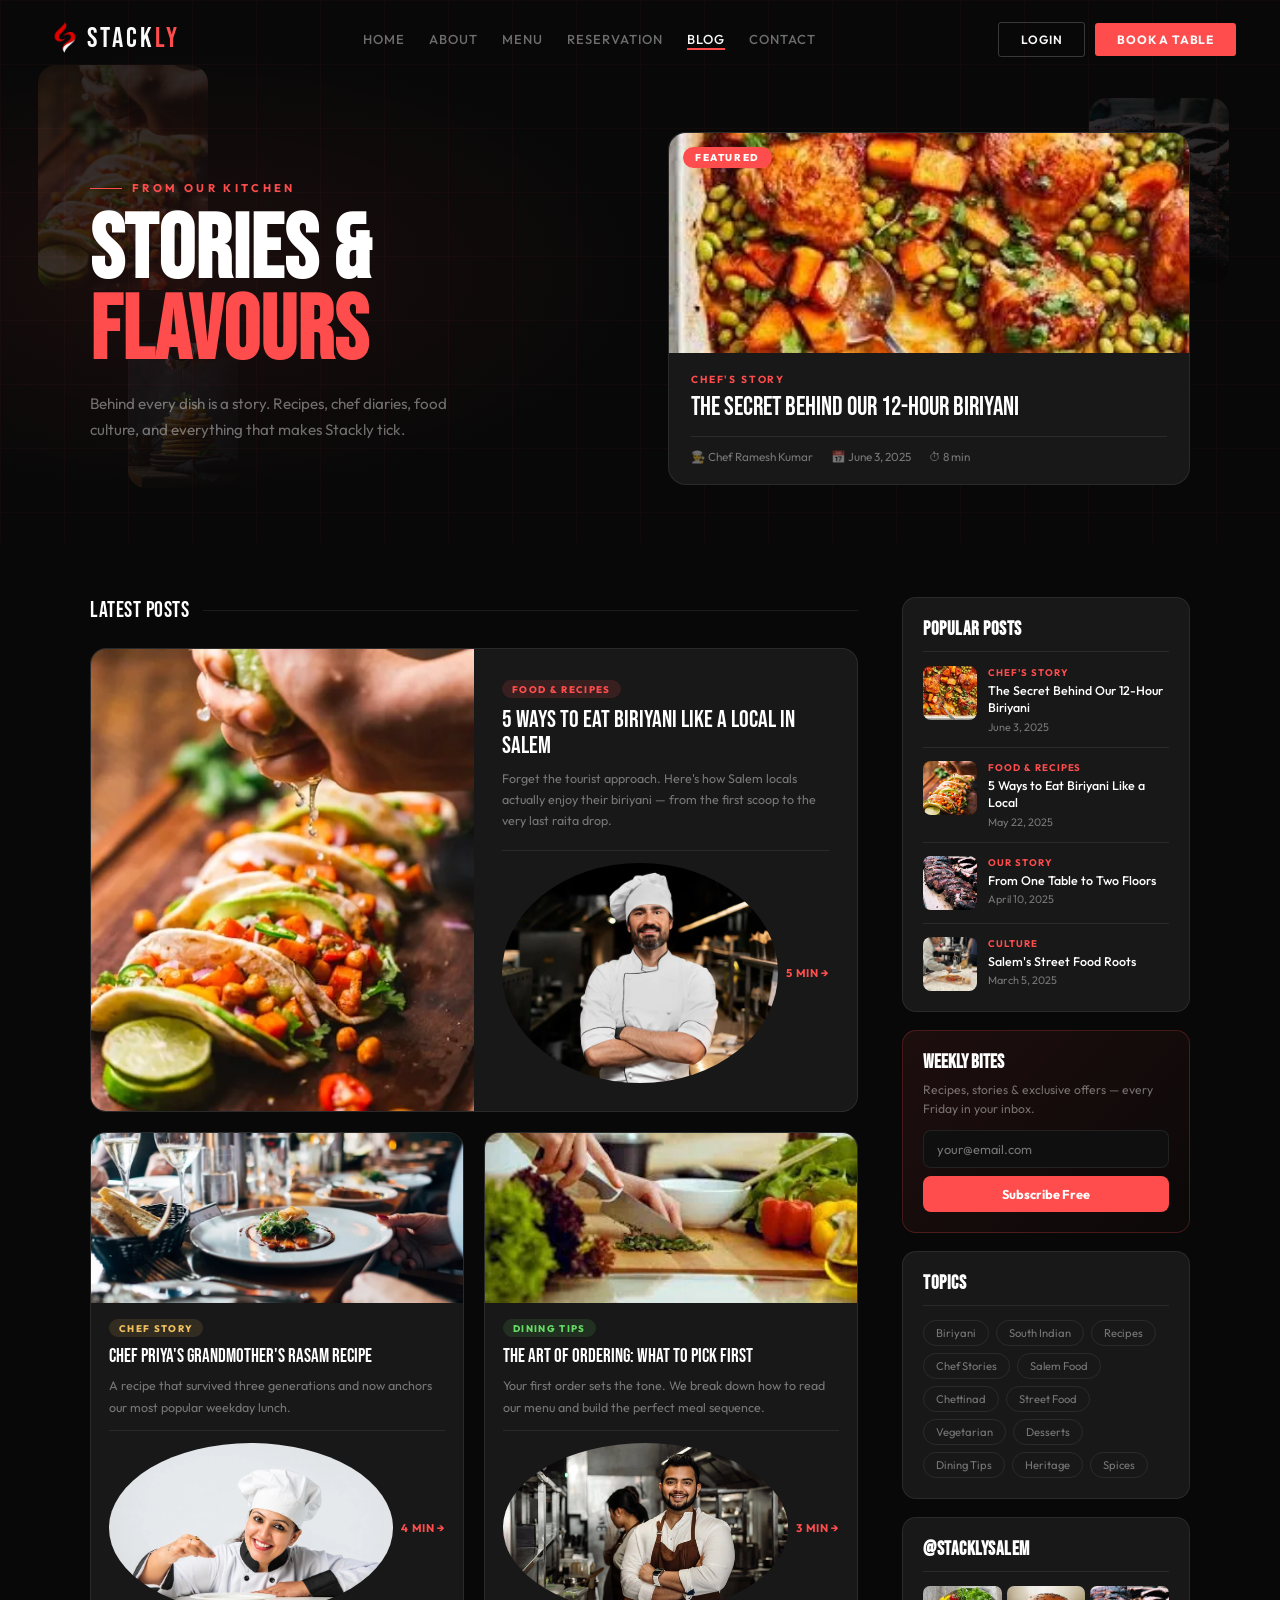
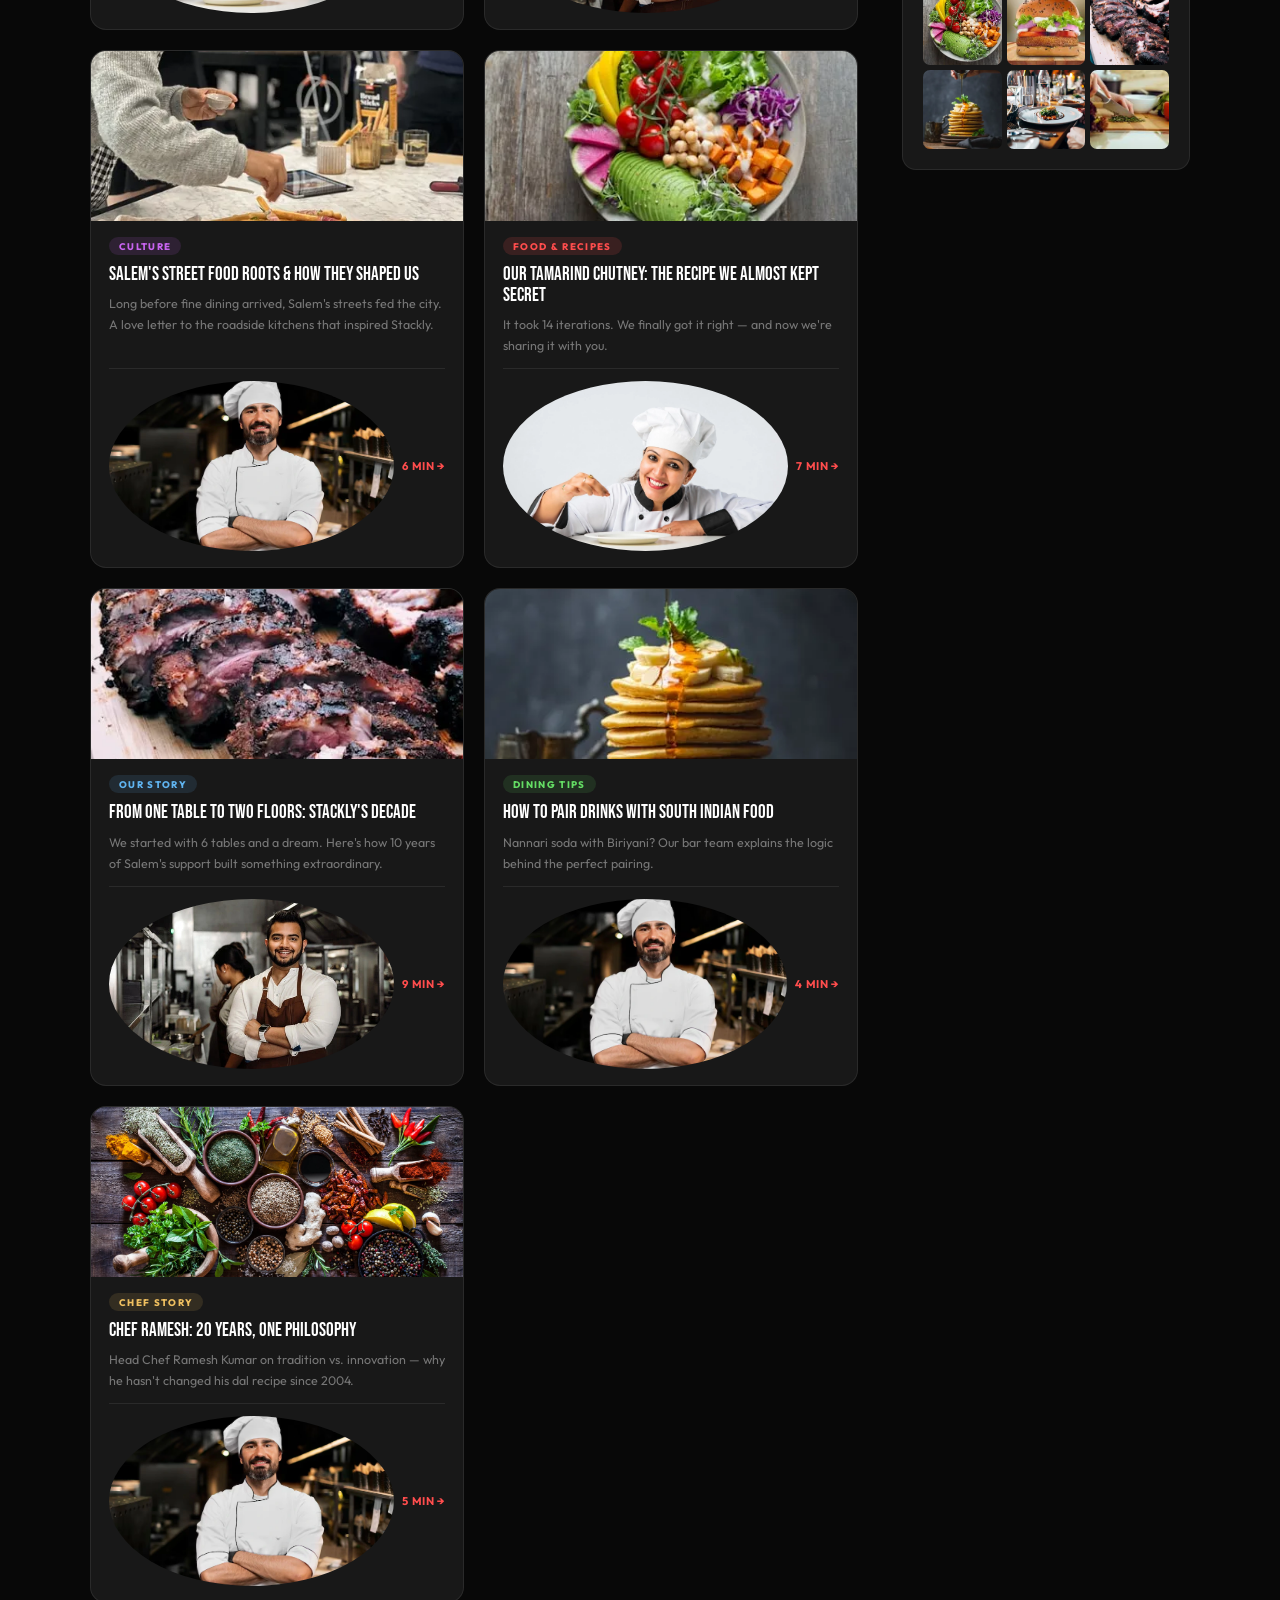
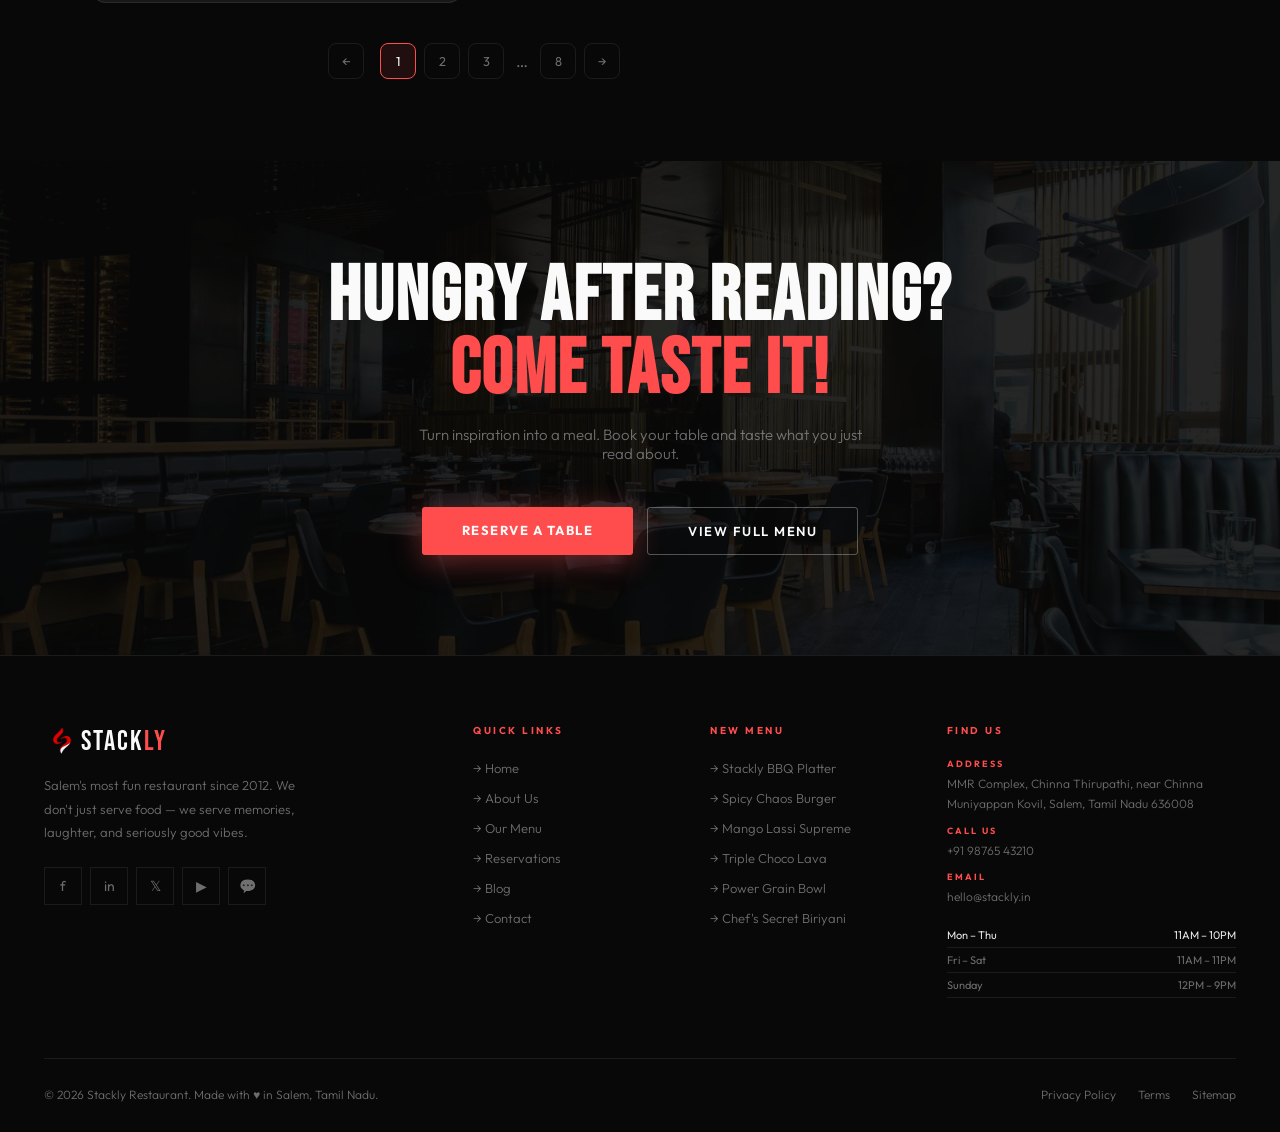
<file: blog.html>
<!DOCTYPE html>
<html lang="en">
<head>
<meta charset="UTF-8"/>
<meta name="viewport" content="width=device-width,initial-scale=1"/>
<title>Blog — Stackly</title>
<link rel="preconnect" href="https://fonts.googleapis.com"/>
<link rel="preconnect" href="https://fonts.gstatic.com" crossorigin/>
<link href="https://fonts.googleapis.com/css2?family=Bebas+Neue&family=Outfit:wght@300;400;500;600;700&display=swap" rel="stylesheet"/>
<link rel="stylesheet" href="./common.css"/>
<style>

header{position:fixed;top:0;left:0;right:0;z-index:990;padding:22px 60px;display:flex;align-items:center;justify-content:space-between;transition:all .35s;}
header.sc{background:rgba(8,8,8,.95);backdrop-filter:blur(14px);padding:14px 60px;border-bottom:1px solid var(--border2);}
.logo{display:flex;align-items:center;gap:1px;text-decoration:none;}
.logo-stack{color:var(--white);}
.logo-ly{color:var(--red);}
.fl-logo{display:flex;align-items:center;gap:1px;margin-bottom:14px;}
.fl-logo-img{width:36px;height:36px;object-fit:contain;flex-shrink:0;}
.fl-stack{font-family:var(--serif);font-size:28px;letter-spacing:2px;color:var(--white);}
.fl-ly{font-family:var(--serif);font-size:28px;letter-spacing:2px;color:var(--red);}

nav{display:flex;gap:32px;}
nav a{font-size:13px;font-weight:500;color:var(--muted);letter-spacing:1px;text-transform:uppercase;transition:color .25s;}
nav a:hover,nav a.act{color:var(--white);}
.nav-btns{display:flex;gap:10px;align-items:center;}
.btn-ghost:hover{border-color:var(--red);color:var(--red);}
.btn-red:hover{background:var(--red-lt);transform:translateY(-1px);}

/* ══ HERO ══ */
.blog-hero{
  background:var(--black);
  padding:140px 60px 64px;
  position:relative;overflow:hidden;
}
.blog-hero::before{
  content:'';position:absolute;inset:0;
  background:radial-gradient(ellipse 60% 70% at 15% 50%,rgba(255,77,77,.08) 0%,transparent 60%);
}
.blog-hero::after{
  content:'';position:absolute;inset:0;
  background-image:
    linear-gradient(rgba(255,77,77,.03) 1px,transparent 1px),
    linear-gradient(90deg,rgba(255,77,77,.03) 1px,transparent 1px);
  background-size:64px 64px;
}
.blog-hero-inner{
  max-width:1100px;margin:0 auto;
  position:relative;z-index:2;
  display:grid;grid-template-columns:1fr 1fr;
  gap:56px;align-items:center;
}
.bh-eyebrow{
  display:inline-flex;align-items:center;gap:10px;
  font-size:.7rem;font-weight:700;letter-spacing:.3em;text-transform:uppercase;
  color:var(--red);margin-bottom:16px;
}
.bh-eyebrow::before{content:'';width:32px;height:1px;background:var(--red);}
.blog-hero h1{
  font-family:'Bebas Neue',sans-serif;
  font-size:clamp(3.6rem,7vw,6.5rem);
  line-height:.9;color:#fff;margin-bottom:18px;letter-spacing:1px;
}
.blog-hero h1 em{color:var(--red);font-style:normal;display:block;}
.blog-hero-desc{font-size:.95rem;color:var(--muted);max-width:380px;line-height:1.75;}

/* featured card */
.feat-card{
  background:var(--card);border:1px solid var(--border2);
  border-radius:18px;overflow:hidden;
  text-decoration:none;display:block;
  transition:transform .3s,box-shadow .3s;
}
.feat-card:hover{transform:translateY(-5px);box-shadow:0 20px 50px rgba(255,77,77,.14);}
.feat-img-wrap{position:relative;overflow:hidden;}
.feat-card img{width:100%;height:220px;object-fit:cover;display:block;transition:transform .5s;}
.feat-card:hover img{transform:scale(1.05);}
.feat-ribbon{
  position:absolute;top:14px;left:14px;
  background:var(--red);color:#fff;
  font-size:.62rem;font-weight:800;letter-spacing:.16em;text-transform:uppercase;
  padding:4px 12px;border-radius:50px;
}
.feat-body{padding:20px 22px;}
.feat-cat{
  font-size:.64rem;font-weight:700;letter-spacing:.18em;
  text-transform:uppercase;color:var(--red);margin-bottom:8px;
}
.feat-title{
  font-family:'Bebas Neue',sans-serif;font-size:1.65rem;
  color:#fff;line-height:1.05;margin-bottom:14px;
}
.feat-foot{
  display:flex;align-items:center;gap:18px;
  padding-top:12px;border-top:1px solid var(--border2);
  font-size:.73rem;color:var(--muted);
}
.feat-foot span{display:flex;align-items:center;gap:5px;}

/* ══ MAIN ══ */
.blog-main{
  background:var(--black);
  padding:60px 60px 96px;
}
.blog-main-inner{
  max-width:1100px;margin:0 auto;
  display:grid;grid-template-columns:1fr 288px;
  gap:44px;align-items:start;
}

/* section heading */
.sec-heading{
  font-family:'Bebas Neue',sans-serif;font-size:1.4rem;
  color:#fff;letter-spacing:.5px;margin-bottom:24px;
  display:flex;align-items:center;gap:14px;
}
.sec-heading::after{content:'';flex:1;height:1px;background:var(--border2);}

/* ══ POST CARDS ══ */
.posts-grid{
  display:grid;
  grid-template-columns:repeat(2,1fr);
  gap:20px;
}

/* wide card — spans both columns */
.pc.wide{
  grid-column:1 / -1;
  display:grid;
  grid-template-columns:1fr 1fr;
  border-radius:16px;
  overflow:hidden;
  background:var(--card);
  border:1px solid var(--border2);
  text-decoration:none;
  transition:transform .3s,box-shadow .3s,border-color .3s;
}
.pc.wide:hover{
  transform:translateY(-4px);
  box-shadow:0 18px 44px rgba(0,0,0,.55);
  border-color:rgba(255,77,77,.3);
}
.pc.wide .pc-img-wrap{overflow:hidden;}
.pc.wide img{width:100%;height:100%;min-height:220px;object-fit:cover;display:block;transition:transform .45s;}
.pc.wide:hover img{transform:scale(1.05);}
.pc.wide .pc-body{
  padding:28px 28px;
  display:flex;flex-direction:column;justify-content:space-between;
}
.pc.wide .pc-title{font-size:1.5rem;}

/* normal card */
.pc{
  background:var(--card);border:1px solid var(--border2);
  border-radius:16px;overflow:hidden;
  text-decoration:none;display:flex;flex-direction:column;
  transition:transform .3s,box-shadow .3s,border-color .3s;
}
.pc:not(.wide):hover{
  transform:translateY(-4px);
  box-shadow:0 16px 40px rgba(0,0,0,.5);
  border-color:rgba(255,77,77,.28);
}
.pc:not(.wide) .pc-img-wrap{overflow:hidden;}
.pc:not(.wide) img{
  width:100%;height:170px;min-height:170px;
  object-fit:cover;display:block;
  transition:transform .45s;
}
.pc:not(.wide):hover img{transform:scale(1.05);}
.pc:not(.wide) .pc-body{
  padding:16px 18px;
  display:flex;flex-direction:column;
  flex:1;
}

/* shared body parts */
.pc-tag{
  display:inline-block;font-size:.6rem;font-weight:800;
  letter-spacing:.14em;text-transform:uppercase;
  padding:3px 10px;border-radius:50px;margin-bottom:9px;
  width:fit-content;
}
.pc-tag.food  {background:rgba(255,77,77,.14);color:var(--red);}
.pc-tag.story {background:rgba(96,180,240,.12);color:#60b4f0;}
.pc-tag.tips  {background:rgba(100,220,100,.12);color:#64dc64;}
.pc-tag.chef  {background:rgba(240,192,96,.12); color:#f0c060;}
.pc-tag.culture{background:rgba(200,100,240,.12);color:#c864f0;}

.pc-title{
  font-family:'Bebas Neue',sans-serif;
  font-size:1.2rem;color:#fff;line-height:1.1;margin-bottom:8px;
}
.pc-excerpt{
  font-size:.78rem;color:var(--muted);line-height:1.7;
  margin-bottom:0;flex:1;min-height:0;
  display:-webkit-box;
  -webkit-line-clamp:3;
  -webkit-box-orient:vertical;overflow:hidden;
}

/* author row */
.pc-foot{
  display:flex;align-items:center;justify-content:space-between;
  margin-top:12px;padding-top:12px;
  border-top:1px solid var(--border2);
  flex-shrink:0;
  gap:8px;
}
.pc-author{
  display:flex;align-items:center;gap:8px;
  min-width:0;overflow:hidden;
}
.pc-av{
  width:24px;height:24px;
  border-radius:50%;object-fit:cover;
  flex-shrink:0;display:block;
}
.pc-author-name{
  font-size:.75rem;color:var(--muted);
  font-family:'Outfit',sans-serif;
  white-space:nowrap;overflow:hidden;text-overflow:ellipsis;
}
.pc-read{
  font-size:.7rem;color:var(--red);
  font-weight:700;letter-spacing:.06em;
  text-transform:uppercase;white-space:nowrap;
  flex-shrink:0;
}

/* pagination */
.pagination{
  display:flex;align-items:center;gap:8px;
  margin-top:40px;justify-content:center;
}
.pg-btn{
  width:36px;height:36px;border-radius:8px;
  border:1px solid var(--border2);
  display:flex;align-items:center;justify-content:center;
  font-size:.8rem;color:var(--muted);cursor:pointer;
  font-family:'Outfit',sans-serif;background:transparent;
  transition:all .2s;
}
.pg-btn.on,.pg-btn:hover{
  border-color:var(--red);color:#fff;
  background:rgba(255,77,77,.1);
}

/* ══ SIDEBAR ══ */
.blog-sidebar{display:flex;flex-direction:column;gap:18px;}

.sb-box{
  background:var(--card);border:1px solid var(--border2);
  border-radius:14px;padding:20px;
}
.sb-box h3{
  font-family:'Bebas Neue',sans-serif;font-size:1.2rem;
  color:#fff;letter-spacing:.5px;
  margin-bottom:14px;padding-bottom:10px;
  border-bottom:1px solid var(--border2);
}

/* popular */
.pop-item{
  display:flex;gap:11px;align-items:flex-start;
  margin-bottom:13px;text-decoration:none;
  padding-bottom:13px;border-bottom:1px solid var(--border2);
}
.pop-item:last-child{margin-bottom:0;padding-bottom:0;border-bottom:none;}
.pop-thumb{
  width:54px;height:54px;border-radius:8px;
  object-fit:cover;flex-shrink:0;display:block;
}
.pop-cat{font-size:.6rem;color:var(--red);font-weight:700;letter-spacing:.1em;text-transform:uppercase;margin-bottom:4px;}
.pop-title{font-size:.78rem;color:#fff;line-height:1.4;font-weight:500;}
.pop-date{font-size:.68rem;color:var(--muted);margin-top:3px;}

/* newsletter */
.sb-nl{
  background:linear-gradient(135deg,rgba(255,77,77,.09),rgba(255,77,77,.02));
  border:1px solid rgba(255,77,77,.22);
  border-radius:14px;padding:20px;
}
.sb-nl h3{
  font-family:'Bebas Neue',sans-serif;font-size:1.2rem;
  color:#fff;margin-bottom:6px;
}
.sb-nl p{font-size:.76rem;color:var(--muted);line-height:1.6;margin-bottom:12px;}
.sb-nl input{
  width:100%;box-sizing:border-box;
  background:var(--dark);border:1px solid var(--border2);
  border-radius:8px;padding:10px 13px;
  color:#fff;font-family:'Outfit',sans-serif;font-size:.8rem;
  outline:none;margin-bottom:8px;transition:border .2s;
}
.sb-nl input:focus{border-color:var(--red);}
.sb-nl button{
  width:100%;padding:10px;border-radius:8px;
  background:var(--red);border:none;
  color:#fff;font-family:'Outfit',sans-serif;
  font-size:.8rem;font-weight:700;cursor:pointer;transition:all .2s;
}
.sb-nl button:hover{background:#ff3333;}

/* tags */
.tags{display:flex;flex-wrap:wrap;gap:7px;}
.tag{
  padding:5px 12px;border-radius:50px;
  border:1px solid var(--border2);
  font-size:.7rem;color:var(--muted);
  cursor:pointer;transition:all .2s;
}
.tag:hover{border-color:var(--red);color:#fff;}

/* instagram */
.ig-grid{display:grid;grid-template-columns:repeat(3,1fr);gap:5px;}
.ig-img{
  aspect-ratio:1;border-radius:7px;
  object-fit:cover;width:100%;
  transition:opacity .2s;display:block;
}
.ig-img:hover{opacity:.65;}

/* ============================================================
   RESPONSIVE — BLOG PAGE (ALL BREAKPOINTS)
   ============================================================ */

/* 1536px — Large desktops / 4K scaled */
@media (max-width: 1536px) {
  header { padding: 20px 50px; }
  header.sc { padding: 13px 50px; }
  .blog-hero { padding: 136px 50px 60px; }
  .blog-main { padding: 56px 50px 86px; }
}

/* 1280px — Standard desktop */
@media (max-width: 1280px) {
  header { padding: 18px 44px; }
  header.sc { padding: 12px 44px; }
  nav { gap: 24px; }
  .blog-hero { padding: 132px 44px 58px; }
  .blog-main { padding: 54px 44px 82px; }
}

/* 1024px — Small desktop / large tablet landscape */
@media (max-width: 1024px) {
  header { padding: 18px 40px; }
  header.sc { padding: 12px 40px; }
  .blog-hero { padding: 130px 40px 56px; }
  .blog-main { padding: 52px 40px 80px; }
}

/* 900px — Tablet portrait wide (nav collapses) */
@media (max-width: 900px) {
  header { padding: 18px 32px; }
  header.sc { padding: 12px 32px; }
  nav, .nav-btns { display: none !important; }
  .ham { display: flex !important; }
  .blog-hero { padding: 120px 32px 52px; }
  .blog-main { padding: 48px 32px 72px; }
  .blog-hero-inner { grid-template-columns: 1fr; gap: 32px; }
  .feat-card { max-width: 520px; }
  .blog-main-inner { grid-template-columns: 1fr; gap: 36px; }
}

/* 768px — Tablet portrait / large phone landscape */
@media (max-width: 768px) {
  header { padding: 14px 20px; background: rgba(8,8,8,.97); backdrop-filter: blur(12px); border-bottom: 1px solid var(--border); }
  header.sc { padding: 14px 20px; }
  .blog-hero { padding: 108px 20px 48px; }
  .blog-main { padding: 40px 20px 64px; }
  .blog-hero-inner { grid-template-columns: 1fr; }
  .feat-card { max-width: 100%; }
  .blog-main-inner { grid-template-columns: 1fr; }
  .posts-grid { gap: 16px; }
  .blog-sidebar { margin-top: 8px; }
}

/* 640px — Large phone portrait */
@media (max-width: 640px) {
  .blog-hero { padding: 96px 20px 44px; }
  .blog-main { padding: 36px 20px 56px; }
  .posts-grid { grid-template-columns: 1fr; }
  .pc.wide { grid-template-columns: 1fr; }
  .pc.wide img { min-height: 200px; }
  .pc.wide .pc-body { padding: 20px 18px; }
  .posts-grid { gap: 14px; }
}

/* 480px — Standard phone portrait */
@media (max-width: 480px) {
  .blog-hero { padding: 90px 16px 40px; }
  .blog-main { padding: 32px 16px 48px; }
  .blog-hero h1 { font-size: clamp(2.6rem, 10vw, 3.6rem); }
  .blog-hero-desc { font-size: .88rem; }
  .feat-card img { height: 190px; }
  .pc:not(.wide) img { height: 150px; }
  .sb-box { padding: 16px; }
}

/* 425px — Large phone portrait */
@media (max-width: 425px) {
  .blog-hero { padding: 88px 15px 38px; }
  .blog-main { padding: 30px 15px 46px; }
  .feat-card img { height: 180px; }
  .pc:not(.wide) img { height: 145px; }
}

/* 375px — iPhone SE / small phones */
@media (max-width: 375px) {
  .blog-hero { padding: 86px 14px 36px; }
  .blog-main { padding: 28px 14px 44px; }
  .blog-hero h1 { font-size: clamp(2.2rem, 10vw, 3rem); }
  .feat-card img { height: 170px; }
  .pc:not(.wide) img { height: 140px; }
  .feat-title { font-size: 1.4rem; }
  .pc-title { font-size: 1.05rem; }
  .sb-box { padding: 14px; }
  .sb-box h3 { font-size: 1.05rem; }
  .pop-thumb { width: 46px; height: 46px; }
  .ig-grid { grid-template-columns: repeat(3, 1fr); gap: 4px; }
}

/* 320px — Very small phones */
@media (max-width: 320px) {
  .blog-hero { padding: 82px 12px 32px; }
  .blog-main { padding: 24px 12px 40px; }
  .blog-hero h1 { font-size: 2rem; letter-spacing: .5px; }
  .feat-card img { height: 150px; }
  .pc:not(.wide) img { height: 130px; }
  .feat-body { padding: 14px 16px; }
  .pc:not(.wide) .pc-body { padding: 12px 14px; }
  .pc-title { font-size: .95rem; }
  .pg-btn { width: 30px; height: 30px; font-size: .7rem; }
  .sb-box { padding: 12px; }
}

/* Accessibility — respect reduced-motion preference */
@media (prefers-reduced-motion: reduce) {
  *, *::before, *::after { animation: none !important; transition: none !important; }
}
</style>
</head>
<body>



<header id="hdr">
  <a href="./index.html" class="logo"><img src="./assets/stackly logo.webp" alt="Stackly Logo" class="logo-img"><span class="logo-text"><span class="logo-stack">STACK</span><span class="logo-ly">LY</span></span></a>
  <nav>
    <a href="./index.html" class="active">Home</a>
    <a href="./about.html">About</a>
    <a href="./menu.html">Menu</a>
    <a href="./reservation.html">Reservation</a>
    <a href="./blog.html">Blog</a>
    <a href="./contact.html">Contact</a>
  </nav>
  <div class="nav-btns">
    <a href="./login.html" class="btn-ghost">Login</a>
    <a href="./404page.html" class="btn-red">Book a Table</a>
  </div>
  <button class="ham" id="ham"><span></span><span></span><span></span></button>
</header>

<div class="mob" id="mm">
  <button class="mob-close" id="mm-close" aria-label="Close menu">✕</button>
  <a href="./index.html" onclick="cm()">HOME</a>
  <a href="./about.html" onclick="cm()">ABOUT</a>
  <a href="./menu.html" onclick="cm()">MENU</a>
  <a href="./reservation.html" onclick="cm()">RESERVATION</a>
  <a href="./blog.html" onclick="cm()">BLOG</a>
  <a href="./contact.html" onclick="cm()">CONTACT</a>
  <div class="mob-btns">
    <a href="./login.html" class="btn-ghost" onclick="cm()">Login</a>
    <a href="./404page.html" class="btn-red" onclick="cm()">Book a Table</a>
  </div>
</div>

<!-- HERO -->
<section class="blog-hero">
  <img class="hero-float-img hfi1" src="./assets/spicy stack.webp" alt="">
  <img class="hero-float-img hfi2" src="./assets/BBQ.webp" alt="">
  <img class="hero-float-img hfi3" src="./assets/pancakes.webp" alt="">
  <img class="hero-float-img hfi4" src="./assets/bowl.webp" alt="">
  <div class="blog-hero-inner">
    <div>
      <div class="bh-eyebrow">From Our Kitchen</div>
      <h1>Stories &amp;<em>Flavours</em></h1>
      <p class="blog-hero-desc">Behind every dish is a story. Recipes, chef diaries, food culture, and everything that makes Stackly tick.</p>
    </div>
    <a href="#" class="feat-card fade-up">
      <div class="feat-img-wrap">
        <img src="./assets/Recepies.webp" alt="Featured Post"/>
        <span class="feat-ribbon">Featured</span>
      </div>
      <div class="feat-body">
        <div class="feat-cat">Chef's Story</div>
        <div class="feat-title">The Secret Behind Our 12-Hour Biriyani</div>
        <div class="feat-foot">
          <span>👨‍🍳 Chef Ramesh Kumar</span>
          <span>📅 June 3, 2025</span>
          <span>⏱ 8 min</span>
        </div>
      </div>
    </a>
  </div>
</section>

<!-- MAIN -->
<div class="blog-main">
  <div class="blog-main-inner">

    <!-- POSTS -->
    <div>
      <div class="sec-heading">Latest Posts</div>
      <div class="posts-grid">

        <!-- Wide card -->
        <a href="./404page.html" class="pc wide fade-up">
          <div class="pc-img-wrap">
            <img src="./assets/spicy stack.webp" alt=""/>
          </div>
          <div class="pc-body">
            <div>
              <span class="pc-tag food">Food &amp; Recipes</span>
              <div class="pc-title">5 Ways to Eat Biriyani Like a Local in Salem</div>
              <div class="pc-excerpt" >Forget the tourist approach. Here's how Salem locals actually enjoy their biriyani — from the first scoop to the very last raita drop.</div>
            </div>
            <div class="pc-foot">
              <div class="pc-author">
                <img class="pc-av" src="./assets/arjun.webp" alt=""/>
                <span class="pc-author-name">Arjun Menon</span>
              </div>
              <span class="pc-read">5 min →</span>
            </div>
          </div>
        </a>

        <!-- Card 2 -->
        <a href="./404page.html" class="pc fade-up">
          <div class="pc-img-wrap"><img src="./assets/interior.webp" alt=""/></div>
          <div class="pc-body">
            <span class="pc-tag chef">Chef Story</span>
            <div class="pc-title">Chef Priya's Grandmother's Rasam Recipe</div>
            <div class="pc-excerpt">A recipe that survived three generations and now anchors our most popular weekday lunch.</div>
            <div class="pc-foot">
              <div class="pc-author">
                <img class="pc-av" src="./assets/priya.webp" alt=""/>
                <span class="pc-author-name">Priya Nair</span>
              </div>
              <span class="pc-read">4 min →</span>
            </div>
          </div>
        </a>

        <!-- Card 3 -->
        <a href="./404page.html" class="pc fade-up">
          <div class="pc-img-wrap"><img src="./assets/tips.webp" alt=""/></div>
          <div class="pc-body">
            <span class="pc-tag tips">Dining Tips</span>
            <div class="pc-title">The Art of Ordering: What to Pick First</div>
            <div class="pc-excerpt">Your first order sets the tone. We break down how to read our menu and build the perfect meal sequence.</div>
            <div class="pc-foot">
              <div class="pc-author">
                <img class="pc-av" src="./assets/ravi.webp" alt=""/>
                <span class="pc-author-name">Vikram Das</span>
                
              </div>
              <span class="pc-read">3 min →</span>
            </div>
          </div>
        </a>

        <!-- Card 4 -->
        <a href="./404page.html" class="pc fade-up">
          <div class="pc-img-wrap"><img src="./assets/behind the scene.webp" alt=""/></div>
          <div class="pc-body">
            <span class="pc-tag culture">Culture</span>
            <div class="pc-title">Salem's Street Food Roots &amp; How They Shaped Us</div>
            <div class="pc-excerpt">Long before fine dining arrived, Salem's streets fed the city. A love letter to the roadside kitchens that inspired Stackly.</div>
            <div class="pc-foot">
              <div class="pc-author">
                <img class="pc-av" src="./assets/arjun.webp" alt=""/>
                <span class="pc-author-name">Arjun Menon</span>
              </div>
              <span class="pc-read">6 min →</span>
            </div>
          </div>
        </a>

        <!-- Card 5 -->
        <a href="./404page.html" class="pc fade-up">
          <div class="pc-img-wrap"><img src="./assets/bowl.webp" alt=""/></div>
          <div class="pc-body">
            <span class="pc-tag food">Food &amp; Recipes</span>
            <div class="pc-title">Our Tamarind Chutney: The Recipe We Almost Kept Secret</div>
            <div class="pc-excerpt">It took 14 iterations. We finally got it right — and now we're sharing it with you.</div>
            <div class="pc-foot">
              <div class="pc-author">
                <img class="pc-av" src="./assets/priya.webp" alt=""/>
                <span class="pc-author-name">Priya Nair</span>
              </div>
              <span class="pc-read">7 min →</span>
            </div>
          </div>
        </a>

        <!-- Card 6 -->
        <a href="./404page.html" class="pc fade-up">
          <div class="pc-img-wrap"><img src="./assets/BBQ.webp" alt=""/></div>
          <div class="pc-body">
            <span class="pc-tag story">Our Story</span>
            <div class="pc-title">From One Table to Two Floors: Stackly's Decade</div>
            <div class="pc-excerpt">We started with 6 tables and a dream. Here's how 10 years of Salem's support built something extraordinary.</div>
            <div class="pc-foot">
              <div class="pc-author">
                <img class="pc-av" src="./assets/ravi.webp" alt=""/>
                <span class="pc-author-name">Vikram Das</span>
              </div>
              <span class="pc-read">9 min →</span>
            </div>
          </div>
        </a>

        <!-- Card 7 -->
        <a href="./404page.html" class="pc fade-up">
          <div class="pc-img-wrap"><img src="./assets/pancakes.webp" alt=""/></div>
          <div class="pc-body">
            <span class="pc-tag tips">Dining Tips</span>
            <div class="pc-title">How to Pair Drinks with South Indian Food</div>
            <div class="pc-excerpt">Nannari soda with Biriyani? Our bar team explains the logic behind the perfect pairing.</div>
            <div class="pc-foot">
              <div class="pc-author">
                <img class="pc-av" src="./assets/arjun.webp" alt=""/>
                <span class="pc-author-name">Arjun Menon</span>
              </div>
              <span class="pc-read">4 min →</span>
            </div>
          </div>
        </a>

        <!-- Card 8 -->
        <a href="./404page.html" class="pc fade-up">
          <div class="pc-img-wrap"><img src="./assets/ingredients.webp" alt=""/></div>
          <div class="pc-body">
            <span class="pc-tag chef">Chef Story</span>
            <div class="pc-title">Chef Ramesh: 20 Years, One Philosophy</div>
            <div class="pc-excerpt">Head Chef Ramesh Kumar on tradition vs. innovation — why he hasn't changed his dal recipe since 2004.</div>
            <div class="pc-foot">
              <div class="pc-author">
                <img class="pc-av" src="./assets/arjun.webp" alt=""/>
                <span class="pc-author-name">Ramesh Kumar</span>
              </div>
              <span class="pc-read">5 min →</span>
            </div>
          </div>
        </a>

      </div><!-- /posts-grid -->

      <div class="pagination">
        <a href="./404page.html"> <button class="pg-btn">←</button></a>
        <a href="./404page.html"></a><button class="pg-btn on">1</button></a>
        <a href="./404page.html"><button class="pg-btn">2</button></a>
        <a href="./404page.html"><button class="pg-btn">3</button></a>
         <span style="color:var(--muted);padding:0 4px;">…</span>
        <a href="./404page.html"><button class="pg-btn">8</button></a>
        <a href="./404page.html"><button class="pg-btn">→</button></a>
      </div>
    </div>

    <!-- SIDEBAR -->
    <aside class="blog-sidebar">

      <div class="sb-box fade-up">
        <h3>Popular Posts</h3>
        <a href="./404page.html" class="pop-item">
          <img class="pop-thumb" src="./assets/Recepies.webp" alt=""/>
          <div>
            <div class="pop-cat">Chef's Story</div>
            <div class="pop-title">The Secret Behind Our 12-Hour Biriyani</div>
            <div class="pop-date">June 3, 2025</div>
          </div>
        </a>
        <a href="./" class="pop-item">
          <img class="pop-thumb" src="./assets/spicy stack.webp" alt=""/>
          <div>
            <div class="pop-cat">Food &amp; Recipes</div>
            <div class="pop-title">5 Ways to Eat Biriyani Like a Local</div>
            <div class="pop-date">May 22, 2025</div>
          </div>
        </a>
        <a href="./404page.html" class="pop-item">
          <img class="pop-thumb" src="./assets/BBQ.webp" alt=""/>
          <div>
            <div class="pop-cat">Our Story</div>
            <div class="pop-title">From One Table to Two Floors</div>
            <div class="pop-date">April 10, 2025</div>
          </div>
        </a>
        <a href="./404page.html" class="pop-item">
          <img class="pop-thumb" src="./assets/behind the scene.webp" alt=""/>
          <div>
            <div class="pop-cat">Culture</div>
            <div class="pop-title">Salem's Street Food Roots</div>
            <div class="pop-date">March 5, 2025</div>
          </div>
        </a>
      </div>

      <div class="sb-nl fade-up">
        <h3>Weekly Bites</h3>
        <p>Recipes, stories &amp; exclusive offers — every Friday in your inbox.</p>
        <input type="email" id="wbEmail" placeholder="your@email.com"/>
        <div id="wbErr" style="display:none;color:var(--red);font-size:.72rem;margin-bottom:8px;">Please enter a valid email address.</div>
        <button onclick="wbSubscribe()">Subscribe Free</button>
      </div>

      <div class="sb-box fade-up">
        <h3>Topics</h3>
        <div class="tags">
          <span class="tag" onclick="location.href='./404page.html'">Biriyani</span>
          <span class="tag" onclick="location.href='./404page.html'">South Indian</span>
          <span class="tag" onclick="location.href='./404page.html'">Recipes</span>
          <span class="tag" onclick="location.href='./404page.html'">Chef Stories</span>
          <span class="tag" onclick="location.href='./404page.html'">Salem Food</span>
          <span class="tag" onclick="location.href='./404page.html'">Chettinad</span>
          <span class="tag" onclick="location.href='./404page.html'">Street Food</span>
          <span class="tag" onclick="location.href='./404page.html'">Vegetarian</span>
          <span class="tag" onclick="location.href='./404page.html'">Desserts</span>
          <span class="tag" onclick="location.href='./404page.html'">Dining Tips</span>
          <span class="tag" onclick="location.href='./404page.html'">Heritage</span>
          <span class="tag" onclick="location.href='./404page.html'">Spices</span>
        </div>
      </div>

      <div class="sb-box fade-up">
        <h3>@StacklySalem</h3>
        <div class="ig-grid">
          <img class="ig-img" src="./assets/bowl.webp" alt=""/>
          <img class="ig-img" src="./assets/Spicy Stack Burger.webp" alt=""/>
          <img class="ig-img" src="./assets/BBQ.webp" alt=""/>
          <img class="ig-img" src="./assets/pancakes.webp" alt=""/>
          <img class="ig-img" src="./assets/interior.webp" alt=""/>
          <img class="ig-img" src="./assets/tips.webp" alt=""/>
        </div>
      </div>

    </aside>
  </div>
</div>

<!-- CTA -->
<div class="cta">
  <div class="cta-bg"></div>
  <div class="cta-inner">
    <h2 class="fade-up">HUNGRY AFTER READING?<span>COME TASTE IT!</span></h2>
    <p class="fade-up">Turn inspiration into a meal. Book your table and taste what you just read about.</p>
    <div class="cta-btns fade-up">
      <a href="./404page.html" class="btn-primary">Reserve a Table</a>
      <a href="./404page.html" class="btn-outline">View Full Menu</a>
    </div>
  </div>
</div>

<!-- FOOTER -->
<footer id="footer">
  <div class="fg-grid">
    <div>
<div class="fl-logo">
  <img src="./assets/stackly logo.webp" alt="Stackly" class="fl-logo-img">
  <span style="display:flex;"><span class="fl-stack">STACK</span><span class="fl-ly">LY</span></span>
</div>
      <p class="fl-desc">Salem's most fun restaurant since 2012. We don't just serve food — we serve memories, laughter, and seriously good vibes.</p>
      <div class="fl-socs">
        <a href="./404page.html" class="fl-soc">f</a><a href="./404page.html" class="fl-soc">in</a>
        <a href="./404page.html" class="fl-soc">𝕏</a><a href="./404page.html" class="fl-soc">▶</a><a href="./404page.html" class="fl-soc">💬</a>
      </div>
    </div>
    <div class="fc">
      <h4>Quick Links</h4>
      <ul>
        <li><a href="./index.html">→ Home</a></li><li><a href="./about.html">→ About Us</a></li>
        <li><a href="./menu.html">→ Our Menu</a></li><li><a href="./reservation.html">→ Reservations</a></li>
        <li><a href="./blog.html">→ Blog</a></li><li><a href="./contact.html">→ Contact</a></li>
      </ul>
    </div>
    <div class="fc">
      <h4>New Menu</h4>
      <ul>
        <li><a href="./404page.html">→ Stackly BBQ Platter</a></li><li><a href="./404page.html">→ Spicy Chaos Burger</a></li>
        <li><a href="./404page.html">→ Mango Lassi Supreme</a></li><li><a href="./404page.html">→ Triple Choco Lava</a></li>
        <li><a href="./404page.html">→ Power Grain Bowl</a></li><li><a href="./404page.html">→ Chef's Secret Biriyani</a></li>
      </ul>
    </div>
    <div class="fc">
      <h4>Find Us</h4>
      <div class="fc-inf"><strong>Address</strong>MMR Complex, Chinna Thirupathi, near Chinna Muniyappan Kovil, Salem, Tamil Nadu 636008</div>
      <div class="fc-inf"><strong>Call Us</strong>+91 98765 43210</div>
      <div class="fc-inf"><strong>Email</strong>hello@stackly.in</div>
      <div class="fc-hrs">
        <div class="fc-hr"><span>Mon – Thu</span><span>11AM – 10PM</span></div>
        <div class="fc-hr"><span>Fri – Sat</span><span>11AM – 11PM</span></div>
        <div class="fc-hr"><span>Sunday</span><span>12PM – 9PM</span></div>
      </div>
    </div>
  </div>
  <div class="ftr-btm">
    <div class="ftr-copy">© 2026 Stackly Restaurant. Made with ♥ in Salem, Tamil Nadu.</div>
    <div class="ftr-links"><a href="./404page.html">Privacy Policy</a><a href="./404page.html">Terms</a><a href="./404page.html">Sitemap</a></div>
  </div>
</footer>

<script>
function wbSubscribe(){
  var input = document.getElementById('wbEmail');
  var errEl = document.getElementById('wbErr');
  var emailReg = /^[^\s@]+@[^\s@]+\.[^\s@]+$/;
  if(!input.value.trim() || !emailReg.test(input.value.trim())){
    errEl.style.display='block';
    input.style.borderColor='var(--red)';
    return;
  }
  errEl.style.display='none';
  input.style.borderColor='';
  window.location.href='./404page.html';
}
</script>
<script src="./common.js"></script>
</body>
</html>
</file>
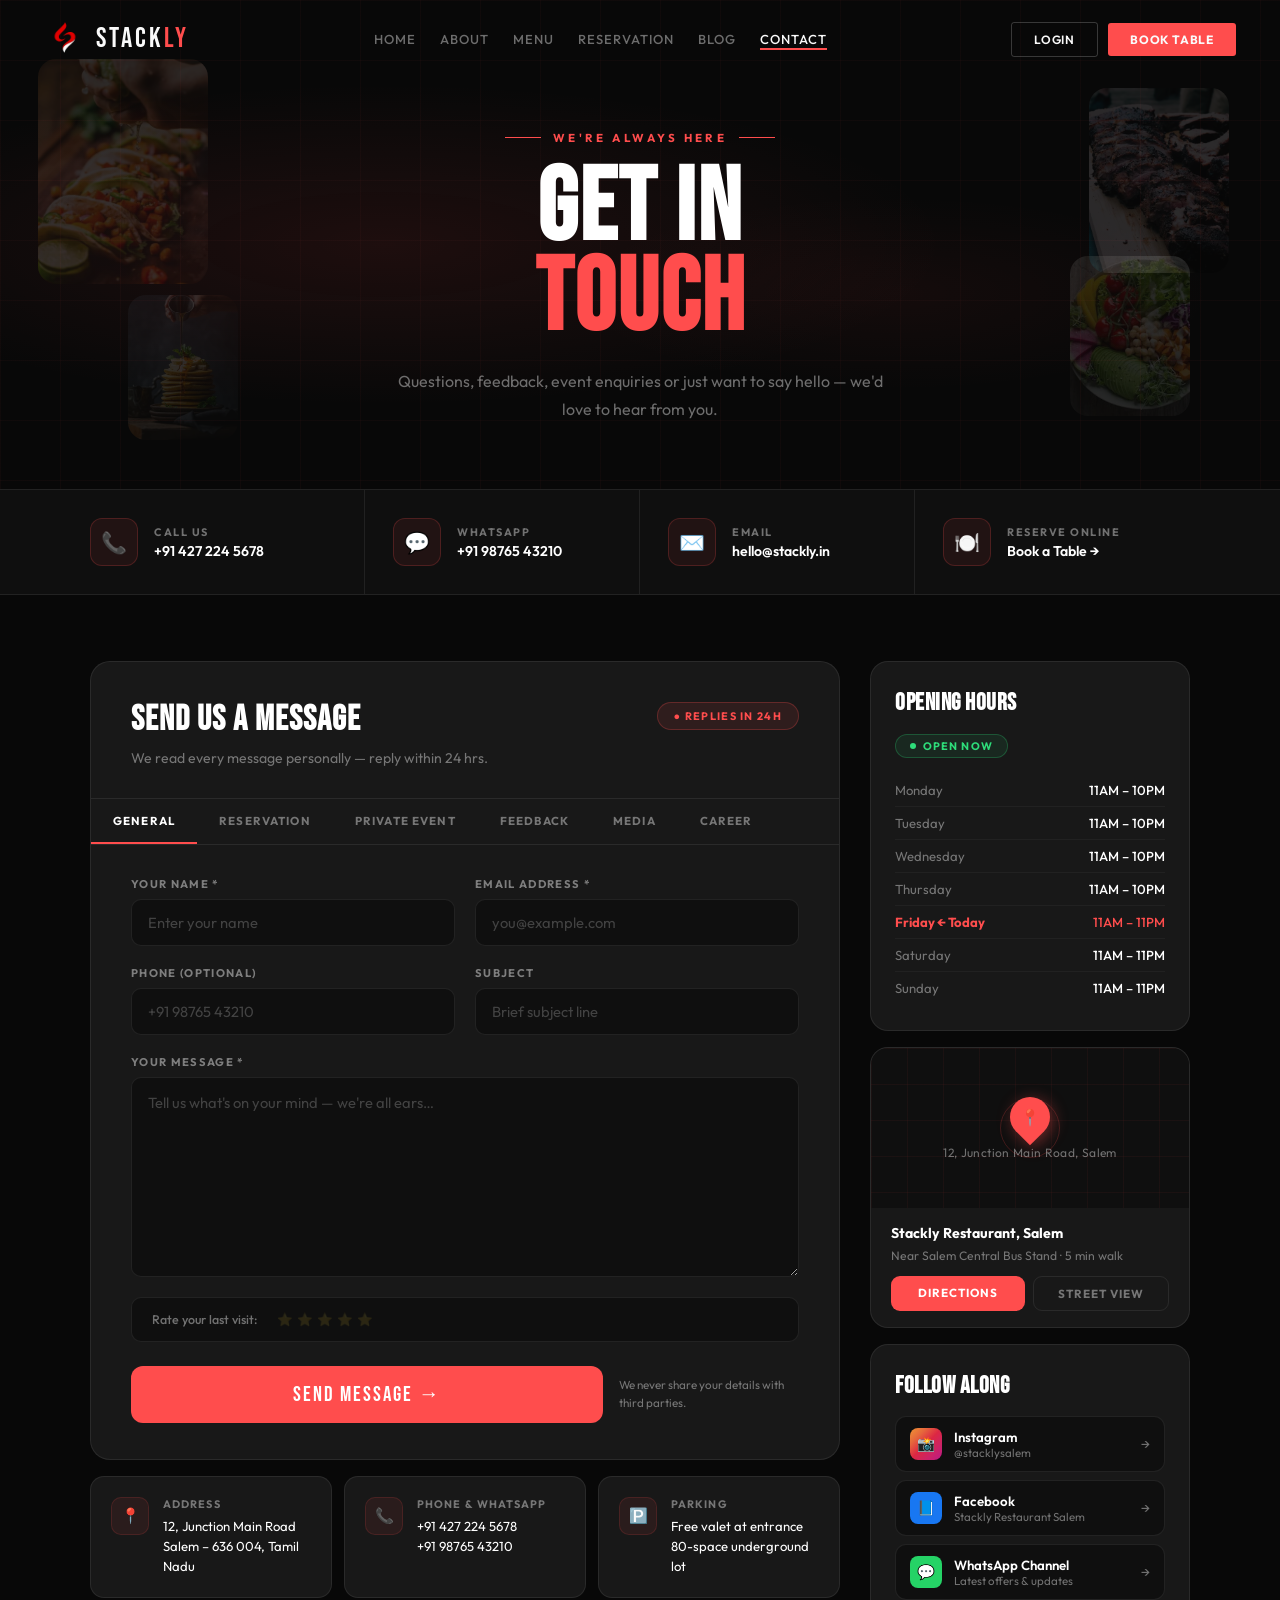
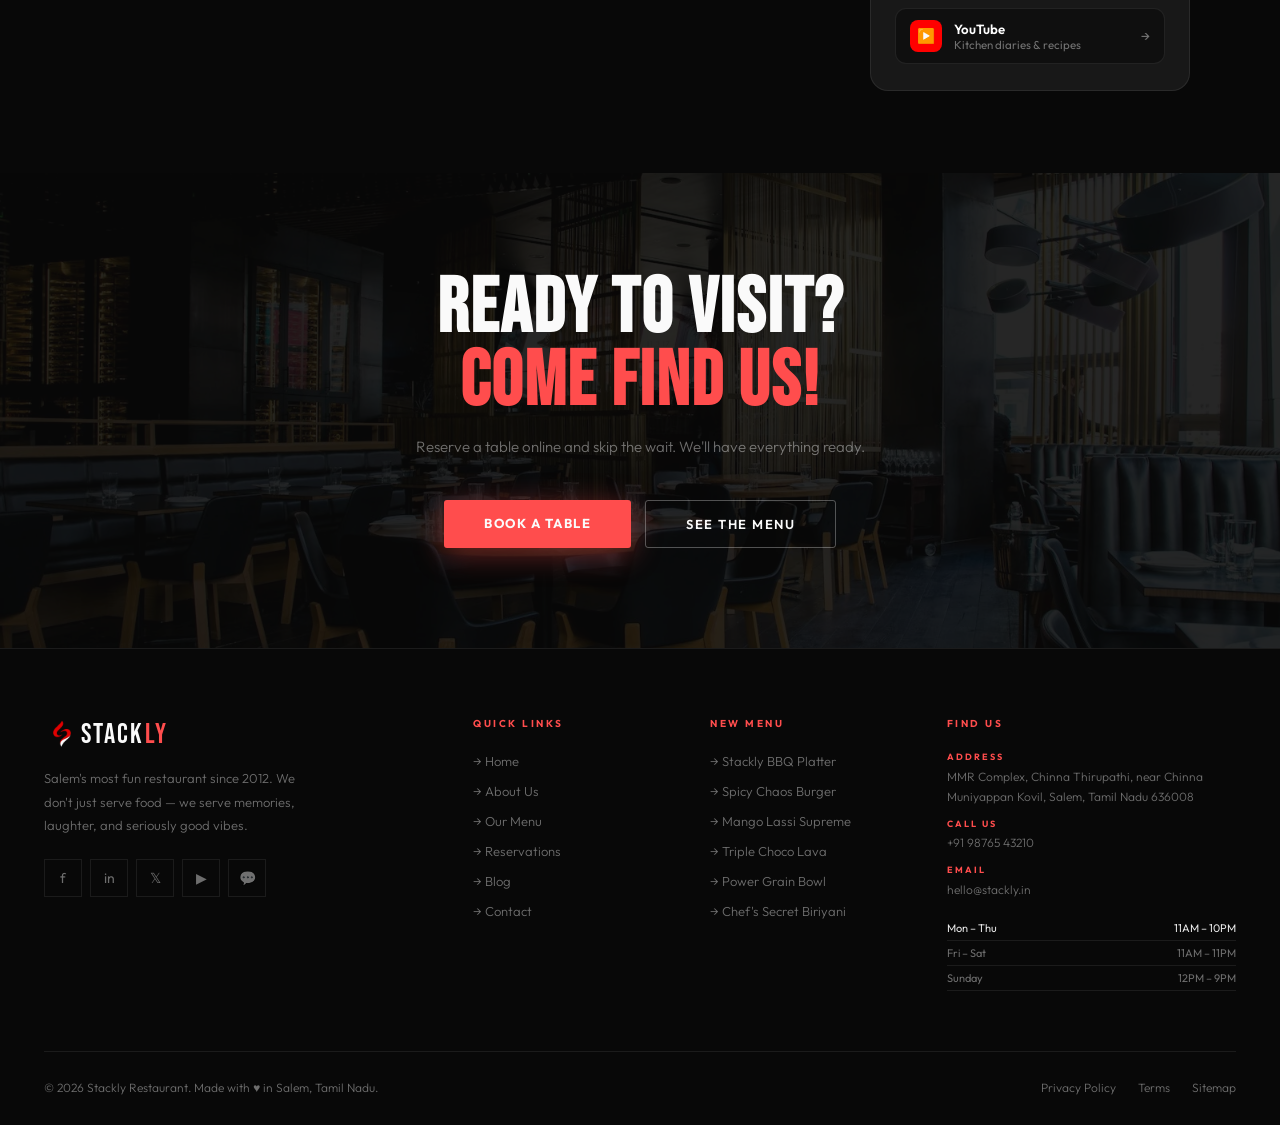
<file: contact.html>
<!DOCTYPE html>
<html lang="en">
<head>
<meta charset="UTF-8"/>
<meta name="viewport" content="width=device-width,initial-scale=1"/>
<title>Contact — Stackly</title>
<link rel="preconnect" href="https://fonts.googleapis.com"/>
<link rel="preconnect" href="https://fonts.gstatic.com" crossorigin/>
<link href="https://fonts.googleapis.com/css2?family=Bebas+Neue&family=Outfit:wght@300;400;500;600;700&display=swap" rel="stylesheet"/>
<link rel="stylesheet" href="./common.css"/>
<style>
/* ══════════════════════════════════════
   CONTACT PAGE — complete restyle
   ══════════════════════════════════════ */

   header{position:fixed;top:0;left:0;right:0;z-index:990;padding:22px 60px;display:flex;align-items:center;justify-content:space-between;transition:all .35s;}
header.sc{background:rgba(8,8,8,.95);backdrop-filter:blur(14px);padding:14px 60px;border-bottom:1px solid var(--border2);}
.logo{display:flex;align-items:center;gap:10px;text-decoration:none;}
.logo-stack{color:var(--white);}
.logo-ly{color:var(--red);}
.fl-logo{display:flex;align-items:center;gap:1px;margin-bottom:14px;}
.fl-logo-img{width:36px;height:36px;object-fit:contain;flex-shrink:0;}
.fl-stack{font-family:var(--serif);font-size:28px;letter-spacing:2px;color:var(--white);}
.fl-ly{font-family:var(--serif);font-size:28px;letter-spacing:2px;color:var(--red);}

nav{display:flex;gap:32px;}
nav a{font-size:13px;font-weight:500;color:var(--muted);letter-spacing:1px;text-transform:uppercase;transition:color .25s;}
nav a:hover,nav a.act{color:var(--white);}
.nav-btns{display:flex;gap:10px;align-items:center;}
.btn-ghost:hover{border-color:var(--red);color:var(--red);}
.btn-red:hover{background:var(--red-lt);transform:translateY(-1px);}

/* ── HERO ── */
.ct-hero{
  min-height:48vh;
  background:var(--black);
  display:flex;align-items:center;justify-content:center;
  position:relative;overflow:hidden;
  padding:130px 60px 72px;
  text-align:center;
}
.ct-hero::before{
  content:'';position:absolute;inset:0;
  background:
    radial-gradient(ellipse 80% 60% at 30% 50%,rgba(255,77,77,.09) 0%,transparent 55%),
    radial-gradient(ellipse 50% 40% at 70% 60%,rgba(255,77,77,.05) 0%,transparent 50%);
}
/* diagonal grid overlay */
.ct-hero::after{
  content:'';position:absolute;inset:0;
  background-image:
    linear-gradient(rgba(255,77,77,.03) 1px,transparent 1px),
    linear-gradient(90deg,rgba(255,77,77,.03) 1px,transparent 1px);
  background-size:60px 60px;
}
.ct-hero-inner{position:relative;z-index:2;}
.ct-eyebrow{
  display:inline-flex;align-items:center;gap:12px;
  font-size:.72rem;font-weight:700;letter-spacing:.3em;text-transform:uppercase;
  color:var(--red);margin-bottom:20px;
}
.ct-eyebrow::before,.ct-eyebrow::after{content:'';width:36px;height:1px;background:var(--red);}
.ct-hero h1{
  font-family:'Bebas Neue',sans-serif;
  font-size:clamp(2.8rem,8vw,7rem);
  line-height:.88;color:#fff;margin-bottom:22px;
  letter-spacing:2px;
}
.ct-hero h1 em{color:var(--red);font-style:normal;display:block;}
.ct-hero-sub{
  font-size:clamp(.85rem,2vw,1rem);color:var(--muted);max-width:500px;
  margin:0 auto;line-height:1.75;
}

/* floating food images */
.hf-img{
  position:absolute;border-radius:16px;object-fit:cover;
  pointer-events:none;overflow:hidden;
}

/* ── CHANNEL STRIP ── */
.ct-strip{
  background:var(--dark);
  border-top:1px solid var(--border2);
  border-bottom:1px solid var(--border2);
  padding:0 60px;
}
.ct-strip-inner{
  max-width:1100px;margin:0 auto;
  display:grid;grid-template-columns:repeat(4,1fr);
}
.ct-channel{
  display:flex;align-items:center;gap:16px;
  padding:28px 0;
  border-right:1px solid var(--border2);
  padding-right:28px;padding-left:28px;
  text-decoration:none;
  transition:background .25s;
  position:relative;
}
.ct-channel:first-child{padding-left:0;}
.ct-channel:last-child{border-right:none;}
.ct-channel::after{
  content:'';position:absolute;bottom:0;left:0;width:0;height:2px;
  background:var(--red);transition:width .3s;
}
.ct-channel:hover::after{width:100%;}
.ct-channel:hover .cc-icon{background:var(--red);border-color:var(--red);}
.cc-icon{
  width:48px;height:48px;border-radius:12px;
  background:rgba(255,77,77,.08);border:1px solid rgba(255,77,77,.2);
  display:flex;align-items:center;justify-content:center;
  font-size:1.3rem;flex-shrink:0;transition:all .25s;
}

.cc-label{font-size:.68rem;font-weight:700;letter-spacing:.14em;text-transform:uppercase;color:var(--muted);margin-bottom:3px;}
.cc-value{font-size:.88rem;color:#fff;font-weight:600;}

/* ── MAIN LAYOUT ── */
.ct-main{
  background:var(--black);
  padding:80px 60px 100px;
}
.ct-main-inner{
  max-width:1100px;margin:0 auto;
  display:grid;
  grid-template-columns:1fr 360px;
  gap:40px;
  align-items:start;
}
/* allow grid columns to shrink below their content width (prevents
   horizontal overflow / clipping on mobile) */
.ct-main-inner>*{min-width:0;}
.ct-strip-inner>*{min-width:0;}
.ct-left,.ct-right{min-width:0;max-width:100%;}
.ct-form{max-width:100%;}
.cc-value{word-break:break-word;}

/* ══ LEFT COLUMN ══ */
.ct-left{display:flex;flex-direction:column;gap:0;}

/* ── FORM CARD ── */
.ct-form{
  background:var(--card);
  border:1px solid var(--border2);
  border-radius:20px;
  overflow:hidden;
}
.ct-form-head{
  padding:36px 40px 28px;
  border-bottom:1px solid var(--border2);
  display:flex;align-items:flex-start;justify-content:space-between;gap:20px;
}
.ct-form-head-text h2{
  font-family:'Bebas Neue',sans-serif;font-size:2.2rem;color:#fff;
  letter-spacing:1px;margin-bottom:6px;
}
.ct-form-head-text p{font-size:.88rem;color:var(--muted);line-height:1.6;}
.ct-form-badge{
  background:rgba(255,77,77,.1);border:1px solid rgba(255,77,77,.25);
  border-radius:50px;padding:6px 16px;
  font-size:.68rem;font-weight:700;letter-spacing:.12em;text-transform:uppercase;
  color:var(--red);white-space:nowrap;flex-shrink:0;margin-top:4px;
}

/* topic bar */
.ct-topics{
  display:flex;gap:0;
  border-bottom:1px solid var(--border2);
  overflow-x:auto;scrollbar-width:none;
}
.ct-topics::-webkit-scrollbar{display:none;}
.ct-topic{
  padding:14px 22px;
  font-size:.72rem;font-weight:700;letter-spacing:.1em;text-transform:uppercase;
  color:var(--muted);border-bottom:2px solid transparent;
  white-space:nowrap;cursor:pointer;transition:all .2s;flex-shrink:0;
  background:none;border-top:none;border-left:none;border-right:none;
}
.ct-topic.active,.ct-topic:hover{color:#fff;border-bottom-color:var(--red);}

/* form body */
.ct-form-body{padding:32px 40px 36px;}
.f2{display:grid;grid-template-columns:1fr 1fr;gap:20px;}
.fg{display:flex;flex-direction:column;gap:8px;margin-bottom:20px;}
.fg:last-child{margin-bottom:0;}
.fg label{
  font-size:.7rem;font-weight:700;letter-spacing:.12em;text-transform:uppercase;
  color:rgba(250,250,250,.45);
}
.fg input,
.fg select,
.fg textarea{
  background:var(--dark);
  border:1px solid var(--border2);
  border-radius:10px;
  padding:13px 16px;
  color:#fff;
  font-family:'Outfit',sans-serif;font-size:.92rem;
  outline:none;
  transition:border-color .2s,background .2s;
  width:100%;box-sizing:border-box;
}
.fg input::placeholder,.fg textarea::placeholder{color:rgba(250,250,250,.22);}
.fg input:focus,.fg select:focus,.fg textarea:focus{
  border-color:var(--red);
  background:rgba(255,77,77,.04);
}
.fg select option{background:var(--card);}
.fg textarea{resize:vertical;min-height:200px;line-height:1.6;}

/* star rating inline */
.rating-inline{
  display:flex;align-items:center;gap:20px;
  background:var(--dark);border:1px solid var(--border2);border-radius:10px;
  padding:14px 20px;margin-bottom:24px;
}
.rating-inline span{font-size:.78rem;color:var(--muted);font-weight:500;}
.stars{display:flex;gap:4px;}
.star{font-size:1.4rem;cursor:pointer;opacity:.28;transition:all .15s;}
.star.lit{opacity:1;}
.star:hover{transform:scale(1.15);}

/* submit row */
.submit-row{
  display:flex;align-items:center;gap:16px;margin-top:4px;
}
.ct-submit{
  flex:1;padding:16px 24px;
  background:var(--red);border:none;border-radius:12px;
  color:#fff;font-family:'Bebas Neue',sans-serif;
  font-size:1.3rem;letter-spacing:.1em;
  cursor:pointer;transition:all .3s;
}
.ct-submit:hover{background:#ff3333;transform:translateY(-2px);box-shadow:0 8px 28px rgba(255,77,77,.4);}
.ct-privacy{font-size:.73rem;color:var(--muted);line-height:1.6;max-width:180px;}

/* sent state */
.sent-overlay{
  display:none;flex-direction:column;align-items:center;
  justify-content:center;text-align:center;
  padding:72px 40px;
  background:var(--card);border-radius:20px;
  border:1px solid var(--border2);
}
.sent-overlay.show{display:flex;}
.sent-icon{font-size:3.5rem;margin-bottom:20px;}
.sent-overlay h3{font-family:'Bebas Neue',sans-serif;font-size:2.6rem;color:#fff;margin-bottom:10px;}
.sent-overlay p{font-size:.9rem;color:var(--muted);max-width:320px;line-height:1.7;}

/* ── INFO STRIP below form ── */
.ct-info-strip{
  display:grid;grid-template-columns:repeat(3,1fr);
  gap:12px;margin-top:16px;
  align-items:stretch;
}
.ct-info-tile{
  background:var(--card);border:1px solid var(--border2);border-radius:14px;
  padding:20px;display:flex;gap:14px;align-items:flex-start;
  transition:border-color .2s;height:100%;
}
.ct-info-tile:hover{border-color:rgba(255,77,77,.3);}
.cit-icon{
  width:38px;height:38px;border-radius:10px;
  background:rgba(255,77,77,.08);border:1px solid rgba(255,77,77,.15);
  display:flex;align-items:center;justify-content:center;
  font-size:.95rem;flex-shrink:0;
}
.cit-label{font-size:.68rem;font-weight:700;letter-spacing:.1em;text-transform:uppercase;color:var(--muted);margin-bottom:5px;}
.cit-value{font-size:.82rem;color:#fff;line-height:1.55;}
.cit-value a{color:#fff;text-decoration:none;transition:color .2s;}
.cit-value a:hover{color:var(--red);}

/* ══ RIGHT COLUMN ══ */
.ct-right{display:flex;flex-direction:column;gap:16px;}

/* Hours */
.ct-hours{
  background:var(--card);border:1px solid var(--border2);border-radius:18px;
  padding:26px 24px;
}
.ct-hours h3{font-family:'Bebas Neue',sans-serif;font-size:1.5rem;color:#fff;margin-bottom:16px;letter-spacing:.5px;}
.open-now{
  display:inline-flex;align-items:center;gap:7px;
  background:rgba(46,221,122,.08);border:1px solid rgba(46,221,122,.25);
  border-radius:50px;padding:4px 14px;
  font-size:.68rem;font-weight:700;letter-spacing:.1em;text-transform:uppercase;
  color:#2edd7a;margin-bottom:16px;
}
.open-now::before{
  content:'';width:6px;height:6px;border-radius:50%;
  background:#2edd7a;animation:blink 1.4s infinite;
}
.hr{
  display:flex;justify-content:space-between;align-items:center;
  padding:8px 0;border-bottom:1px solid rgba(255,255,255,.04);
  font-size:.82rem;
}
.hr:last-child{border-bottom:none;}
.hr .dy{color:var(--muted);}
.hr .tm{color:#fff;font-weight:500;}
.hr.tod .dy{color:var(--red);font-weight:700;}
.hr.tod .tm{color:var(--red);}

/* Map */
.ct-map{
  background:var(--card);border:1px solid var(--border2);
  border-radius:18px;overflow:hidden;
}
.ct-map-visual{
  height:160px;background:var(--dark);
  display:flex;flex-direction:column;align-items:center;justify-content:center;
  gap:8px;position:relative;
}
.ct-map-visual::before{
  content:'';position:absolute;inset:0;
  background:
    linear-gradient(rgba(255,77,77,.05) 1px,transparent 1px),
    linear-gradient(90deg,rgba(255,77,77,.05) 1px,transparent 1px);
  background-size:36px 36px;
}
/* animated pulse ring */
.ct-map-visual::after{
  content:'';position:absolute;
  width:60px;height:60px;border-radius:50%;
  border:1px solid rgba(255,77,77,.2);
  animation:pulseRing 2.5s ease infinite;
}
@keyframes pulseRing{
  0%{transform:scale(.6);opacity:.8;}
  100%{transform:scale(2.2);opacity:0;}
}
.map-marker{
  position:relative;z-index:2;
  width:40px;height:40px;border-radius:50% 50% 50% 0;
  background:var(--red);transform:rotate(-45deg);
  display:flex;align-items:center;justify-content:center;
  box-shadow:0 4px 16px rgba(255,77,77,.4);
}
.map-marker::after{
  content:'📍';font-size:1rem;transform:rotate(45deg);
}
.map-addr{
  position:relative;z-index:2;
  font-size:.75rem;color:var(--muted);letter-spacing:.03em;
}
.ct-map-info{padding:16px 20px;}
.ct-map-info strong{display:block;font-size:.88rem;color:#fff;margin-bottom:2px;}
.ct-map-info span{font-size:.76rem;color:var(--muted);}
.ct-map-btns{display:flex;gap:8px;margin-top:12px;}
.ct-map-btn{
  flex:1;padding:9px;border-radius:9px;
  text-align:center;font-size:.73rem;font-weight:700;
  letter-spacing:.08em;text-transform:uppercase;
  text-decoration:none;transition:all .2s;
}
.ct-map-btn.rd{background:var(--red);color:#fff;}
.ct-map-btn.rd:hover{background:#ff3333;}
.ct-map-btn.bdr{border:1px solid var(--border2);color:var(--muted);}
.ct-map-btn.bdr:hover{border-color:var(--red);color:#fff;}

/* Social */
.ct-social{
  background:var(--card);border:1px solid var(--border2);
  border-radius:18px;padding:26px 24px;
}
.ct-social h3{font-family:'Bebas Neue',sans-serif;font-size:1.5rem;color:#fff;margin-bottom:16px;letter-spacing:.5px;}
.soc-link{
  display:flex;align-items:center;gap:12px;
  padding:11px 14px;border-radius:11px;
  background:var(--dark);border:1px solid var(--border2);
  text-decoration:none;transition:all .2s;margin-bottom:8px;
}
.soc-link:last-child{margin-bottom:0;}
.soc-link:hover{border-color:var(--red);transform:translateX(4px);}
.soc-link:hover .soc-arrow{color:var(--red);}
.soc-ico{
  width:32px;height:32px;border-radius:8px;
  display:flex;align-items:center;justify-content:center;
  font-size:.9rem;flex-shrink:0;
}
.soc-ico.ig{background:linear-gradient(135deg,#f09433,#e6683c,#dc2743,#cc2366,#bc1888);}
.soc-ico.fb{background:#1877f2;}
.soc-ico.wa{background:#25d366;}
.soc-ico.yt{background:#ff0000;}
.soc-name{font-size:.83rem;color:#fff;font-weight:600;}
.soc-handle{font-size:.72rem;color:var(--muted);}
.soc-arrow{margin-left:auto;color:var(--muted);font-size:.85rem;transition:color .2s;}

/* ============================================================
   RESPONSIVE — CONTACT PAGE (ALL BREAKPOINTS)
   ============================================================ */

/* 1536px — Large desktops / 4K scaled */
@media (max-width: 1536px) {
  header { padding: 20px 50px; }
  header.sc { padding: 13px 50px; }
  .ct-hero { padding: 126px 50px 68px; }
  .ct-main { padding: 68px 50px 84px; }
  .ct-strip { padding: 0 50px; }
}

/* 1280px — Standard desktop */
@media (max-width: 1280px) {
  header { padding: 18px 44px; }
  header.sc { padding: 12px 44px; }
  nav { gap: 24px; }
  .ct-hero { padding: 122px 44px 66px; }
  .ct-main { padding: 66px 44px 82px; }
  .ct-strip { padding: 0 44px; }
  .ct-main-inner { grid-template-columns: 1fr 320px; gap: 30px; }
}

/* 1024px — Small desktop / large tablet landscape */
@media (max-width: 1024px) {
  header { padding: 18px 40px; }
  header.sc { padding: 12px 40px; }
  .ct-main { padding: 64px 40px 80px; }
  .ct-strip { padding: 0 40px; }
  .ct-main-inner { grid-template-columns: 1fr 300px; gap: 28px; }
  .ct-hero { padding: 120px 40px 64px; }
  .ct-form-head, .ct-form-body { padding-left: 28px; padding-right: 28px; }
  .ct-topics .ct-topic { padding: 12px 16px; }
}

/* 900px — Tablet portrait wide (nav collapses) */
@media (max-width: 900px) {
  header { padding: 14px 32px; }
  header.sc { padding: 12px 32px; }
  nav, .nav-btns { display: none !important; }
  .ham { display: flex !important; }
  .ct-hero { padding: 100px 32px 52px; }
  .ct-main { padding: 48px 32px 64px; }
  .ct-strip { padding: 0 32px; }
  .ct-strip-inner { grid-template-columns: 1fr 1fr; }
  .ct-channel { border-right: none; border-bottom: 1px solid var(--border2); padding: 16px 12px; }
  .ct-channel:first-child { padding-left: 12px; }
  .ct-channel:nth-child(2n) { border-right: none; }
  .ct-main-inner { grid-template-columns: 1fr; gap: 28px; }
  .ct-info-strip { grid-template-columns: 1fr 1fr; }
}

/* 768px — Tablet portrait / large phone landscape */
@media (max-width: 768px) {
  header { padding: 12px 20px; background: rgba(8,8,8,.97); backdrop-filter: blur(12px); border-bottom: 1px solid var(--border); }
  header.sc { padding: 12px 20px; }
  .ct-hero { padding: 90px 20px 48px; text-align: center; }
  .ct-hero h1 { font-size: clamp(2rem, 7vw, 3.5rem); }
  .ct-main { padding: 40px 20px 56px; }
  .ct-strip { padding: 0 20px; }
  .ct-form-head, .ct-form-body { padding-left: 20px; padding-right: 20px; }
  .ct-form-head { flex-direction: column; gap: 10px; align-items: flex-start; }
  .ct-form-badge { align-self: flex-start; }
  .ct-info-strip { grid-template-columns: 1fr 1fr; }
  .ct-hours, .ct-social { padding: 18px 16px; }
}

/* 640px — Large phone portrait */
@media (max-width: 640px) {
  .ct-hero { padding: 82px 16px 40px; }
  .ct-hero h1 { font-size: clamp(1.8rem, 7vw, 2.8rem); }
  .ct-hero-sub { font-size: .85rem; padding: 0 4px; }
  .ct-main { padding: 32px 16px 48px; }
  .ct-strip { padding: 0 16px; }
  .ct-form-head, .ct-form-body { padding: 16px; }
  .ct-topics { flex-wrap: wrap; overflow-x: visible; }
  .ct-topics .ct-topic { flex: 1 1 auto; text-align: center; padding: 10px 11px; font-size: .65rem; }
  .f2 { grid-template-columns: 1fr; }
  .ct-info-strip { grid-template-columns: 1fr; }
  .submit-row { flex-direction: column; align-items: stretch; }
  .ct-privacy { max-width: 100%; text-align: center; }
  .rating-inline { flex-wrap: wrap; }
  .ct-map-btns { flex-direction: column; }
  .ct-map-btn { text-align: center; }
}

/* 480px — Standard phone portrait */
@media (max-width: 480px) {
  .ct-hero { padding: 78px 15px 38px; }
  .ct-main { padding: 30px 15px 46px; }
  .ct-strip { padding: 0 15px; }
  .ct-form-head, .ct-form-body { padding: 14px; }
  .ct-hours, .ct-social { padding: 16px 14px; }
}

/* 425px — Large phone portrait */
@media (max-width: 425px) {
  .ct-hero { padding: 76px 14px 36px; }
  .ct-hero h1 { font-size: clamp(1.6rem, 7vw, 2.4rem); letter-spacing: 1px; }
  .ct-main { padding: 28px 14px 44px; }
  .ct-strip { padding: 0 14px; }
  .ct-strip-inner { grid-template-columns: 1fr 1fr; }
  .ct-channel { padding: 14px 10px; gap: 10px; }
  .ct-channel:first-child { padding-left: 10px; }
  .cc-icon { width: 36px; height: 36px; border-radius: 8px; font-size: 1rem; }
  .cc-label { font-size: .62rem; }
  .cc-value { font-size: .78rem; }
  .ct-form-head, .ct-form-body { padding: 13px; }
  .ct-form-head-text h2 { font-size: 1.5rem; }
  .ct-submit { font-size: 1rem; padding: 12px 14px; }
  .ct-hours, .ct-social { padding: 14px 12px; }
  .ct-hours h3, .ct-social h3 { font-size: 1.15rem; }
}

/* 375px — iPhone SE / small phones */
@media (max-width: 375px) {
  .ct-hero { padding: 72px 12px 32px; }
  .ct-hero h1 { font-size: clamp(1.4rem, 7vw, 2rem); }
  .ct-main { padding: 24px 12px 40px; }
  .ct-strip { padding: 0 12px; }
  .ct-form-head, .ct-form-body { padding: 11px; }
  .cc-value { font-size: .72rem; }
  .fg input, .fg select, .fg textarea { padding: 9px 10px; font-size: .82rem; }
  .soc-link { padding: 8px 10px; }
}

/* 320px — Very small phones */
@media (max-width: 320px) {
  .ct-hero { padding: 68px 10px 28px; }
  .ct-hero h1 { font-size: 1.3rem; letter-spacing: .5px; }
  .ct-strip-inner { grid-template-columns: 1fr; }
  .ct-channel { border-right: none; border-bottom: 1px solid var(--border2); padding-left: 10px; }
  .ct-main { padding: 20px 10px 36px; }
  .ct-form-head, .ct-form-body { padding: 10px; }
  .ct-form-head-text h2 { font-size: 1.3rem; }
  .ct-topics .ct-topic { padding: 8px 8px; font-size: .6rem; }
  .ct-info-tile { padding: 11px; }
  .ct-hours, .ct-social { padding: 12px 10px; }
  .rating-inline { padding: 9px 10px; gap: 8px; }
}

/* Accessibility — respect reduced-motion preference */
@media (prefers-reduced-motion: reduce) {
  *, *::before, *::after { animation: none !important; transition: none !important; }
}
</style>
</head>
<body>


<!-- HEADER -->
<header id="hdr">
  <a href="./index.html" class="logo"><img src="./assets/stackly logo.webp" alt="Stackly Logo" class="logo-img"><span class="logo-text"><span class="logo-stack">STACK</span><span class="logo-ly">LY</span></span></a>
  <nav>
    <a href="./index.html">Home</a>
    <a href="./about.html">About</a>
    <a href="./menu.html">Menu</a>
    <a href="./reservation.html">Reservation</a>
    <a href="./blog.html">Blog</a>
    <a href="./contact.html">Contact</a>
  </nav>
  <div class="nav-btns">
    <a href="./login.html" class="btn-ghost">Login</a>
    <a href="./404page.html" class="btn-red">Book Table</a>
  </div>
  <button class="ham" id="ham"><span></span><span></span><span></span></button>
</header>


<!-- MOBILE MENU -->
<div class="mob" id="mm">
  <button class="mob-close" id="mm-close" aria-label="Close menu">✕</button>
  <a href="./index.html" onclick="cm()">HOME</a>
  <a href="./about.html" onclick="cm()">ABOUT</a>
  <a href="./menu.html" onclick="cm()">MENU</a>
  <a href="./reservation.html" onclick="cm()">RESERVATION</a>
  <a href="./blog.html" onclick="cm()">BLOG</a>
  <a href="./contact.html" onclick="cm()">CONTACT</a>
  <div class="mob-btns">
    <a href="./login.html" class="btn-ghost" onclick="cm()">Login</a>
    <a href="./404page.html" class="btn-red" onclick="cm()">Book a Table</a>
  </div>
</div>

<!-- ── HERO ── -->
<section class="ct-hero">
  <img class="hero-float-img hfi1" src="./assets/spicy stack.webp" alt="">
  <img class="hero-float-img hfi2" src="./assets/BBQ.webp" alt="">
  <img class="hero-float-img hfi3" src="./assets/pancakes.webp" alt="">
  <img class="hero-float-img hfi4" src="./assets/bowl.webp" alt="">

  <div class="ct-hero-inner">
    <div class="ct-eyebrow">We're Always Here</div>
    <h1>Get In<em>Touch</em></h1>
    <p class="ct-hero-sub">Questions, feedback, event enquiries or just want to say hello — we'd love to hear from you.</p>
  </div>
</section>

<!-- ── CHANNEL STRIP ── -->
<div class="ct-strip">
  <div class="ct-strip-inner">
    <a href="./404page.html" class="ct-channel fade-up">
      <div class="cc-icon">📞</div>
      <div class="cc-body">
        <div class="cc-label">Call Us</div>
        <div class="cc-value">+91 427 224 5678</div>
      </div>
    </a>
<a href="./404page.html"  rel="noopener noreferrer" class="ct-channel fade-up">
  <div class="cc-icon">💬</div>
  <div class="cc-body">
    <div class="cc-label">WhatsApp</div>
    <div class="cc-value">+91 98765 43210</div>
  </div>
</a>
    <a href="./404page.html" class="ct-channel fade-up">
      <div class="cc-icon">✉️</div>
      <div class="cc-body">
        <div class="cc-label">Email</div>
        <div class="cc-value">hello@stackly.in</div>
      </div>
    </a>
    <a href="./404page.html" class="ct-channel fade-up">
      <div class="cc-icon">🍽️</div>
      <div class="cc-body">
        <div class="cc-label">Reserve Online</div>
        <div class="cc-value">Book a Table →</div>
      </div>
    </a>
  </div>
</div>

<!-- ── MAIN ── -->
<div class="ct-main">
  <div class="ct-main-inner">

    <!-- LEFT: Form + Info tiles -->
    <div class="ct-left">

      <!-- FORM (visible) -->
      <div class="ct-form fade-up" id="ctFormCard">
        <!-- head -->
        <div class="ct-form-head">
          <div class="ct-form-head-text">
            <h2>Send Us a Message</h2>
            <p>We read every message personally — reply within 24 hrs.</p>
          </div>
          <span class="ct-form-badge">● Replies in 24h</span>
        </div>

        <!-- topic tabs -->
        <div class="ct-topics">
          <button class="ct-topic active" onclick="pickTopic(this)">General</button>
          <button class="ct-topic" onclick="pickTopic(this)">Reservation</button>
          <button class="ct-topic" onclick="pickTopic(this)">Private Event</button>
          <button class="ct-topic" onclick="pickTopic(this)">Feedback</button>
          <button class="ct-topic" onclick="pickTopic(this)">Media</button>
          <button class="ct-topic" onclick="pickTopic(this)">Career</button>
        </div>

        <!-- fields -->
        <div class="ct-form-body">
          <div class="f2">
            <div class="fg">
              <label>Your Name *</label>
          <input type="text" id="ctName" placeholder="Enter your name"
            oninput="this.value=this.value.replace(/[^A-Za-z\s'\-]/g,'')"
            onkeypress="return /[A-Za-z\s'\-]/.test(event.key)"
            onpaste="var e=event;setTimeout(function(){e.target.value=e.target.value.replace(/[^A-Za-z\s'\-]/g,'');},0)">
          <span id="bmtNameErr" class="fv-error">Name must contain letters only — no numbers allowed.</span>
            </div>
            <div class="fg">
              <label>Email Address *</label>
              <input type="email" id="ctEmail" placeholder="you@example.com" oninput="ctValidateEmail(this,'ctEmailErr')"/>
              <span class="fv-error" id="ctEmailErr">Please enter a valid email address.</span>
            </div>
          </div>
          <div class="f2">
            <div class="fg">
              <label>Phone (optional)</label>
              <input type="tel" id="ctPhone" placeholder="+91 98765 43210" oninput="this.value=this.value.replace(/[^0-9+\-\s]/g,''); ctValidatePhone(this,'ctPhoneErr')" onkeypress="return /[0-9+\-\s]/.test(event.key)"/>
              <span class="fv-error" id="ctPhoneErr">Please enter a valid phone number (digits only).</span>
            </div>
            <div class="fg">
              <label>Subject</label>
              <input type="text" id="ctSubject" placeholder="Brief subject line"/>
            </div>
          </div>
          <div class="fg">
            <label>Your Message *</label>
            <textarea id="ctMsg" placeholder="Tell us what's on your mind — we're all ears…" oninput="ctValidateMsg(this,'ctMsgErr')" required></textarea>
            <span class="fv-error" id="ctMsgErr">Please enter your message.</span>
          </div>

          <!-- star rating inline -->
          <div class="rating-inline">
            <span>Rate your last visit:</span>
            <div class="stars" id="starRow">
              <span class="star" onclick="rate(1)">⭐</span>
              <span class="star" onclick="rate(2)">⭐</span>
              <span class="star" onclick="rate(3)">⭐</span>
              <span class="star" onclick="rate(4)">⭐</span>
              <span class="star" onclick="rate(5)">⭐</span>
            </div>
          </div>

          <div class="submit-row">
            <button class="ct-submit" onclick="sendMsg()">SEND MESSAGE →</button>
            <p class="ct-privacy">We never share your details with third parties.</p>
          </div>
        </div>
      </div>

      <!-- INFO TILES -->
      <div class="ct-info-strip">
        <div class="ct-info-tile fade-up">
          <div class="cit-icon">📍</div>
          <div>
            <div class="cit-label">Address</div>
            <div class="cit-value">12, Junction Main Road<br>Salem – 636 004, Tamil Nadu</div>
          </div>
        </div>
        <div class="ct-info-tile fade-up">
          <div class="cit-icon">📞</div>
          <div>
            <div class="cit-label">Phone &amp; WhatsApp</div>
            <div class="cit-value">
              <a href="./404page.html">+91 427 224 5678</a><br>
              <a href="./404page.html">+91 98765 43210</a>
            </div>
          </div>
        </div>
        <div class="ct-info-tile fade-up">
          <div class="cit-icon">🅿️</div>
          <div>
            <div class="cit-label">Parking</div>
            <div class="cit-value">Free valet at entrance<br>80-space underground lot</div>
          </div>
        </div>
      </div>
    </div><!-- /ct-left -->

    <!-- RIGHT: Hours + Map + Social -->
    <aside class="ct-right">

      <!-- Opening Hours -->
      <div class="ct-hours fade-up">
        <h3>Opening Hours</h3>
        <div class="open-now">Open Now</div>
        <div class="hr"><span class="dy">Monday</span><span class="tm">11AM – 10PM</span></div>
        <div class="hr"><span class="dy">Tuesday</span><span class="tm">11AM – 10PM</span></div>
        <div class="hr"><span class="dy">Wednesday</span><span class="tm">11AM – 10PM</span></div>
        <div class="hr"><span class="dy">Thursday</span><span class="tm">11AM – 10PM</span></div>
        <div class="hr"><span class="dy">Friday</span><span class="tm">11AM – 11PM</span></div>
        <div class="hr"><span class="dy">Saturday</span><span class="tm">11AM – 11PM</span></div>
        <div class="hr"><span class="dy">Sunday</span><span class="tm">11AM – 11PM</span></div>
      </div>

      <!-- Map -->
      <div class="ct-map fade-up">
        <div class="ct-map-visual">
          <div class="map-marker"></div>
          <div class="map-addr">12, Junction Main Road, Salem</div>
        </div>
        <div class="ct-map-info">
          <strong>Stackly Restaurant, Salem</strong>
          <span>Near Salem Central Bus Stand · 5 min walk</span>
          <div class="ct-map-btns">
            <a href="./404page.html"  class="ct-map-btn rd">Directions</a>
            <a href="./404page.html"  class="ct-map-btn bdr">Street View</a>
          </div>
        </div>
      </div>

      <!-- Social -->
      <div class="ct-social fade-up">
        <h3>Follow Along</h3>
        <a href="./404page.html" class="soc-link">
          <div class="soc-ico ig">📸</div>
          <div><div class="soc-name">Instagram</div><div class="soc-handle">@stacklysalem</div></div>
          <span class="soc-arrow">→</span>
        </a>
        <a href="./404page.html" class="soc-link">
          <div class="soc-ico fb">📘</div>
          <div><div class="soc-name">Facebook</div><div class="soc-handle">Stackly Restaurant Salem</div></div>
          <span class="soc-arrow">→</span>
        </a>
        <a href="./404page.html" class="soc-link">
          <div class="soc-ico wa">💬</div>
          <div><div class="soc-name">WhatsApp Channel</div><div class="soc-handle">Latest offers &amp; updates</div></div>
          <span class="soc-arrow">→</span>
        </a>
        <a href="./404page.html" class="soc-link">
          <div class="soc-ico yt">▶️</div>
          <div><div class="soc-name">YouTube</div><div class="soc-handle">Kitchen diaries &amp; recipes</div></div>
          <span class="soc-arrow">→</span>
        </a>
      </div>

    </aside>
  </div><!-- /ct-main-inner -->
</div><!-- /ct-main -->

<!-- CTA -->
<div class="cta">
  <div class="cta-bg"></div>
  <div class="cta-inner">
    <h2 class="fade-up">READY TO VISIT?<span>COME FIND US!</span></h2>
    <p class="fade-up">Reserve a table online and skip the wait. We'll have everything ready.</p>
    <div class="cta-btns fade-up">
      <a href="./404page.html" class="btn-primary">Book a Table</a>
      <a href="./404page.html" class="btn-outline">See the Menu</a>
    </div>
  </div>
</div>

<!-- FOOTER -->
<footer id="footer">
  <div class="fg-grid">
    <div>
      <div class="fl-logo"><img src="./assets/stackly logo.webp" alt="Stackly" class="fl-logo-img"><span class="fl-stack">STACK</span><span class="fl-ly">LY</span></div>
      <p class="fl-desc">Salem's most fun restaurant since 2012. We don't just serve food — we serve memories, laughter, and seriously good vibes.</p>
      <div class="fl-socs">
        <a href="./404page.html" class="fl-soc">f</a><a href="./404page.html" class="fl-soc">in</a>
        <a href="./404page.html" class="fl-soc">𝕏</a><a href="./404page.html" class="fl-soc">▶</a><a href="./404page.html" class="fl-soc">💬</a>
      </div>
    </div>
    <div class="fc">
      <h4>Quick Links</h4>
      <ul>
        <li><a href="./index.html">→ Home</a></li><li><a href="./about.html">→ About Us</a></li>
        <li><a href="./menu.html">→ Our Menu</a></li><li><a href="./reservation.html">→ Reservations</a></li>
        <li><a href="./blog.html">→ Blog</a></li><li><a href="./contact.html">→ Contact</a></li>
      </ul>
    </div>
    <div class="fc">
      <h4>New Menu</h4>
      <ul>
        <li><a href="./404page.html">→ Stackly BBQ Platter</a></li><li><a href="./404page.html">→ Spicy Chaos Burger</a></li>
        <li><a href="./404page.html">→ Mango Lassi Supreme</a></li><li><a href="./404page.html">→ Triple Choco Lava</a></li>
        <li><a href="./404page.html">→ Power Grain Bowl</a></li><li><a href="./404page.html">→ Chef's Secret Biriyani</a></li>
      </ul>
    </div>
    <div class="fc">
      <h4>Find Us</h4>
      <div class="fc-inf"><strong>Address</strong>MMR Complex, Chinna Thirupathi, near Chinna Muniyappan Kovil, Salem, Tamil Nadu 636008</div>
      <div class="fc-inf"><strong>Call Us</strong>+91 98765 43210</div>
      <div class="fc-inf"><strong>Email</strong>hello@stackly.in</div>
      <div class="fc-hrs">
        <div class="fc-hr"><span>Mon – Thu</span><span>11AM – 10PM</span></div>
        <div class="fc-hr"><span>Fri – Sat</span><span>11AM – 11PM</span></div>
        <div class="fc-hr"><span>Sunday</span><span>12PM – 9PM</span></div>
      </div>
    </div>
  </div>
  <div class="ftr-btm">
    <div class="ftr-copy">© 2026 Stackly Restaurant. Made with ♥ in Salem, Tamil Nadu.</div>
    <div class="ftr-links"><a href="./404page.html">Privacy Policy</a><a href="./404page.html">Terms</a><a href="./404page.html">Sitemap</a></div>
  </div>
</footer>

<script src="./common.js"></script>
<script>
// topic tabs
function pickTopic(el){
  document.querySelectorAll('.ct-topic').forEach(t => t.classList.remove('active'));
  el.classList.add('active');
}

// star rating
function rate(n){
  document.querySelectorAll('.star').forEach((s,i) => s.classList.toggle('lit', i < n));
}

// dynamic "today" highlight
(function(){
  const days = ['Sunday','Monday','Tuesday','Wednesday','Thursday','Friday','Saturday'];
  const today = days[new Date().getDay()];
  document.querySelectorAll('.hr').forEach(r => {
    const d = r.querySelector('.dy');
    if(d && d.textContent.trim() === today){
      d.textContent = today + ' ← Today';
      r.classList.add('tod');
    }
  });
})();

// send message
/* ── CONTACT FORM VALIDATION ── */
function ctFvMark(el, errId, ok) {
  el.classList.toggle('fv-invalid', !ok);
  el.classList.toggle('fv-ok', ok);
  var err = document.getElementById(errId);
  if (err) err.classList.toggle('show', !ok);
}
function ctValidateName(el, errId) {
  var ok = el.value.trim().length > 0 && /^[A-Za-z\u0080-\uFFFF\s'\-]+$/.test(el.value.trim());
  ctFvMark(el, errId, ok);
  return ok;
}
function ctValidateEmail(el, errId) {
  var ok = el.value.trim().length > 0 && /^[^\s@]+@[^\s@]+\.[^\s@]+$/.test(el.value.trim());
  ctFvMark(el, errId, ok);
  return ok;
}
function ctValidatePhone(el, errId) {
  var v = el.value.trim();
  if (!v) { ctFvMark(el, errId, true); return true; }
  var ok = /^[+0-9][0-9\s\-]{5,15}$/.test(v);
  ctFvMark(el, errId, ok);
  return ok;
}
function ctValidateMsg(el, errId) {
  var ok = el.value.trim().length >= 5;
  ctFvMark(el, errId, ok);
  return ok;
}

function sendMsg() {
  var nEl = document.getElementById('ctName');
  var eEl = document.getElementById('ctEmail');
  var pEl = document.getElementById('ctPhone');
  var mEl = document.getElementById('ctMsg');

  var v1 = ctValidateName(nEl, 'ctNameErr');
  var v2 = ctValidateEmail(eEl, 'ctEmailErr');
  var v3 = pEl ? ctValidatePhone(pEl, 'ctPhoneErr') : true;
  var v4 = mEl ? ctValidateMsg(mEl, 'ctMsgErr') : true;

  if (!v1 || !v2 || !v3 || !v4) {
    var first = document.querySelector('.fv-invalid');
    if (first) first.scrollIntoView({behavior:'smooth', block:'center'});
    return;
  }
  window.location.href = './404page.html';
}
</script>
</body>
</html>
</file>
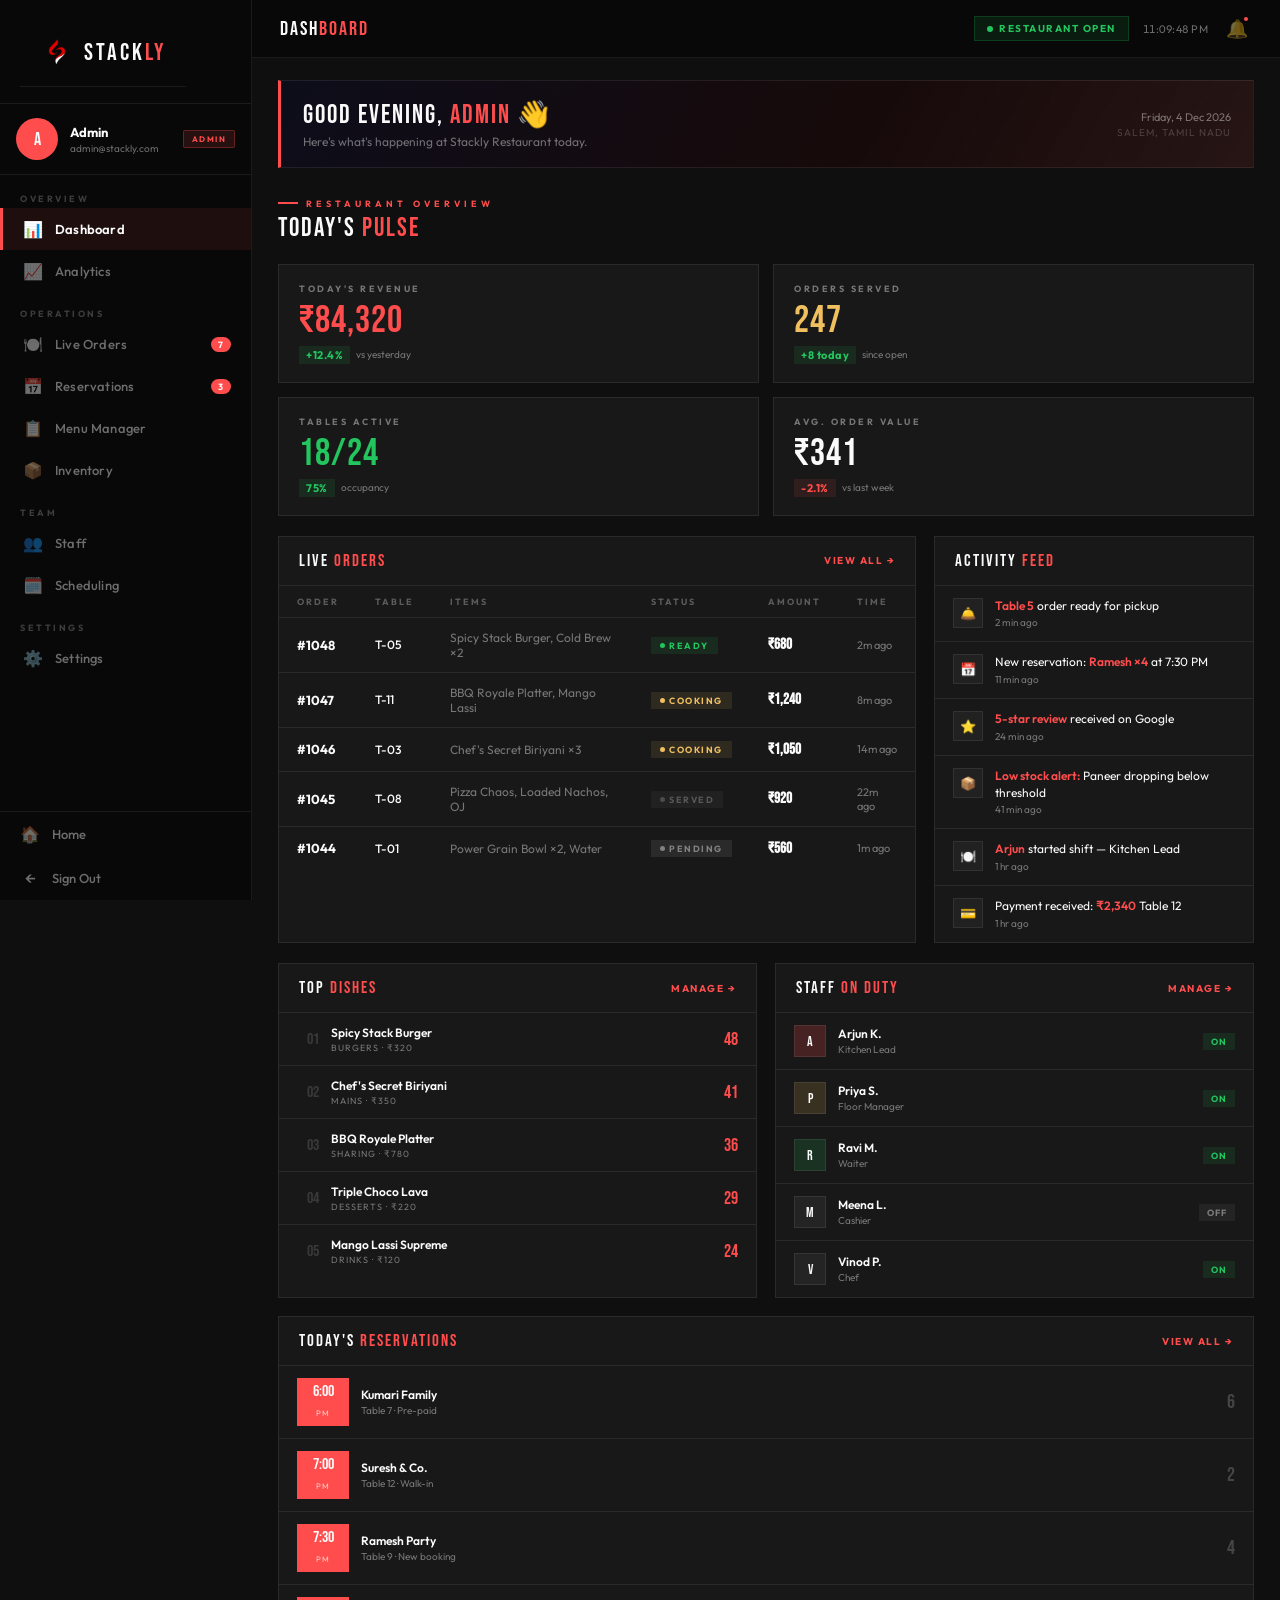
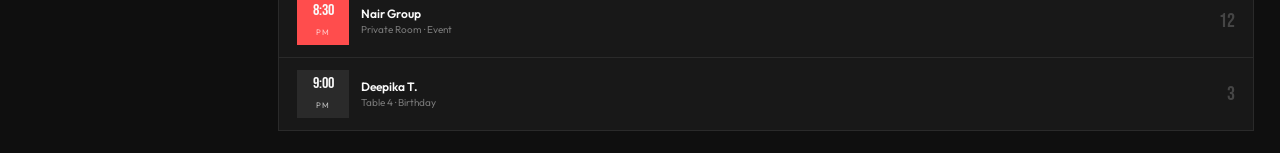
<file: dashboard.html>
<!DOCTYPE html>
<html lang="en">
<head>
<meta charset="UTF-8">
<meta name="viewport" content="width=device-width, initial-scale=1.0">
<title>Dashboard — Stackly Restaurant</title>
<link rel="preconnect" href="https://fonts.googleapis.com">
<link rel="preconnect" href="https://fonts.gstatic.com" crossorigin>
<link href="https://fonts.googleapis.com/css2?family=Bebas+Neue&family=Outfit:wght@300;400;500;600;700&display=swap" rel="stylesheet">
<style>
/* ══════════════════════════════════
   VARIABLES & RESET
══════════════════════════════════ */
:root {
  --black:   #080808;
  --dark:    #0f0f0f;
  --card:    #181818;
  --card2:   #212121;
  --card3:   #2a2a2a;
  --red:     #ff4d4d;
  --red-lt:  #ff7070;
  --white:   #fafafa;
  --muted:   rgba(250,250,250,0.42);
  --border:  rgba(255,77,77,0.12);
  --border2: rgba(250,250,250,0.08);
  --gold:    #f0c060;
  --green:   #22c55e;
  --blue:    #3b82f6;
  --serif:   'Bebas Neue', Impact, sans-serif;
  --sans:    'Outfit', sans-serif;
  --sb:      252px;
}
*, *::before, *::after { margin:0; padding:0; box-sizing:border-box; }
html { scroll-behavior:smooth; }
body { font-family:var(--sans); background:var(--dark); color:var(--white); min-height:100vh; display:flex; overflow-x:hidden; }
a { text-decoration:none; color:inherit; }
button { cursor:pointer; border:none; font-family:var(--sans); }

/* ══════════════════════════════════
   SIDEBAR
══════════════════════════════════ */
.sidebar {
  width: var(--sb);
  background: var(--black);
  border-right: 1px solid var(--border2);
  display: flex; flex-direction: column;
  position: fixed; top:0; left:0; bottom:0; z-index:300;
  transition: transform .3s cubic-bezier(.4,0,.2,1);
  overflow: hidden;
}

/* Logo row */
.sb-logo {
  padding: 18px 20px 16px;
  border-bottom: 1px solid var(--border2);
  display: flex; align-items: center; gap: 10px;
  flex-shrink: 0;
}
.sb-logo { text-decoration: none; color: inherit; cursor: pointer; }
.sb-logo-img  { width:34px; height:34px; object-fit:contain; flex-shrink:0; }
.sb-logo-text { font-family:var(--serif); font-size:24px; letter-spacing:3px; line-height:1; }
.sb-logo-stack { color:var(--white); }
.sb-logo-ly    { color:var(--red); }
.sb-logo-dot   { width:8px; height:8px; background:var(--red); border-radius:50%; margin-left:2px; flex-shrink:0; animation:pulse 2s ease-in-out infinite; }

/* User panel — matches screenshot layout */
.sb-user {
  padding: 14px 16px;
  border-bottom: 1px solid var(--border2);
  display: flex; align-items: center; gap: 12px;
  flex-shrink: 0;
}
.sb-avatar {
  width: 42px; height: 42px; border-radius:50%;
  display: flex; align-items:center; justify-content:center;
  font-family: var(--serif); font-size:18px; color:var(--white);
  flex-shrink:0; border:2px solid rgba(255,77,77,.35);
  background: var(--red);
}
.sb-user-info  { flex:1; min-width:0; }
.sb-user-name  { font-size:13px; font-weight:700; color:var(--white); white-space:nowrap; overflow:hidden; text-overflow:ellipsis; margin-bottom:2px; }
.sb-user-email { font-size:10px; color:var(--muted); white-space:nowrap; overflow:hidden; text-overflow:ellipsis; }
.sb-role-badge { font-size:8px; font-weight:700; padding:3px 8px; letter-spacing:1.5px; text-transform:uppercase; flex-shrink:0; border-radius:2px; }
.rb-admin { color:var(--red);  background:rgba(255,77,77,.12); border:1px solid rgba(255,77,77,.3); }
.rb-staff { color:var(--gold); background:rgba(240,192,96,.1);  border:1px solid rgba(240,192,96,.3); }

/* Nav */
.sb-nav { flex:1; padding:10px 0; overflow-y:auto; overflow-x:hidden; }
.sb-nav::-webkit-scrollbar { width:3px; }
.sb-nav::-webkit-scrollbar-track { background:transparent; }
.sb-nav::-webkit-scrollbar-thumb { background:var(--border2); border-radius:2px; }
.nav-lbl {
  padding:8px 20px 4px;
  font-size:9px; font-weight:700; color:rgba(250,250,250,.22);
  letter-spacing:2.5px; text-transform:uppercase;
}
.nav-btn {
  display:flex; align-items:center; gap:12px;
  padding:11px 20px; width:100%;
  font-size:13px; font-weight:500; color:var(--muted);
  background:none; border:none; border-left:3px solid transparent;
  transition:all .18s; text-align:left; letter-spacing:.2px;
}
.nav-btn:hover  { color:var(--white); background:rgba(255,77,77,.05); }
.nav-btn.active { color:var(--white); font-weight:600; border-left-color:var(--red); background:rgba(255,77,77,.09); }
.nav-btn .ni    { font-size:16px; flex-shrink:0; width:20px; text-align:center; }
.nav-badge {
  margin-left:auto; background:var(--red); color:var(--white);
  font-size:9px; font-weight:700; padding:2px 7px;
  border-radius:10px; min-width:20px; text-align:center;
}

/* Footer — Home + Sign Out (matches screenshot) */
.sb-footer { border-top:1px solid var(--border2); flex-shrink:0; }
.sb-footer-btn {
  display:flex; align-items:center; gap:12px;
  padding:12px 20px; width:100%;
  font-size:13px; font-weight:500; color:var(--muted);
  background:none; border:none; transition:all .18s; text-align:left;
}
.sb-footer-btn .ni { font-size:16px; flex-shrink:0; width:20px; text-align:center; }
.sb-footer-btn:hover { color:var(--white); background:rgba(255,255,255,.04); }
.sb-footer-btn.so:hover { color:var(--red); background:rgba(255,77,77,.06); }

/* ══════════════════════════════════
   MAIN
══════════════════════════════════ */
.main { margin-left:var(--sb); flex:1; min-height:100vh; display:flex; flex-direction:column; }

/* Topbar */
.topbar {
  background:var(--black); border-bottom:1px solid var(--border2);
  padding:0 28px; height:58px;
  display:flex; align-items:center; justify-content:space-between;
  position:sticky; top:0; z-index:100;
}
.topbar-l { display:flex; align-items:center; gap:12px; }
.ham { display:none; background:none; border:none; color:var(--white); font-size:20px; padding:4px; }
.tb-title { font-family:var(--serif); font-size:20px; letter-spacing:2px; color:var(--white); }
.tb-title span { color:var(--red); }
.topbar-r { display:flex; align-items:center; gap:14px; }
.tb-time  { font-size:11px; color:var(--muted); letter-spacing:.5px; font-variant-numeric:tabular-nums; }
.tb-badge {
  display:flex; align-items:center; gap:6px;
  padding:5px 12px; font-size:10px; font-weight:700;
  letter-spacing:1.5px; text-transform:uppercase;
}
.tb-badge.open   { color:var(--green); background:rgba(34,197,94,.1);   border:1px solid rgba(34,197,94,.2); }
.tb-badge.active { color:var(--gold);  background:rgba(240,192,96,.1);  border:1px solid rgba(240,192,96,.2); }
.bd { width:6px; height:6px; border-radius:50%; animation:pulse 2s ease-in-out infinite; }
.tb-bell {
  position:relative; background:none; border:none; color:var(--muted);
  font-size:18px; padding:4px; transition:color .2s;
}
.tb-bell:hover { color:var(--white); }
.bell-dot {
  position:absolute; top:2px; right:2px;
  width:8px; height:8px; background:var(--red);
  border-radius:50%; border:2px solid var(--black);
}
@keyframes pulse { 0%,100%{opacity:1} 50%{opacity:.3} }

/* Page area */
.page { padding:24px 28px; flex:1; }

/* ══════════════════════════════════
   SHARED COMPONENTS
══════════════════════════════════ */
/* Section header */
.sec-hdr { display:flex; align-items:flex-end; justify-content:space-between; margin-bottom:20px; flex-wrap:wrap; gap:12px; }
.sec-lbl {
  display:inline-flex; align-items:center; gap:8px;
  font-size:9px; font-weight:700; color:var(--red);
  letter-spacing:4px; text-transform:uppercase; margin-bottom:4px;
}
.sec-lbl::before { content:''; width:20px; height:2px; background:var(--red); }
.sec-title { font-family:var(--serif); font-size:26px; letter-spacing:2px; color:var(--white); }
.sec-title span { color:var(--red); }

/* Card */
.card { background:var(--card); border:1px solid var(--border2); overflow:hidden; }
.card-hdr {
  padding:14px 20px; border-bottom:1px solid var(--border2);
  display:flex; align-items:center; justify-content:space-between;
}
.card-ttl { font-family:var(--serif); font-size:17px; letter-spacing:2px; color:var(--white); }
.card-ttl span { color:var(--red); }
.card-act {
  font-size:10px; font-weight:700; color:var(--red);
  letter-spacing:1.5px; text-transform:uppercase;
  background:none; border:none; transition:color .2s;
}
.card-act:hover { color:var(--red-lt); }

/* KPI grid */
.kpi-grid { display:grid; grid-template-columns:repeat(4,1fr); gap:14px; margin-bottom:20px; }
.kpi {
  background:var(--card); border:1px solid var(--border2);
  padding:18px 20px; transition:transform .25s,box-shadow .25s;
}
.kpi:hover { transform:translateY(-4px); box-shadow:0 16px 40px rgba(0,0,0,.5); }
.kpi-lbl  { font-size:9px; font-weight:700; color:var(--muted); letter-spacing:2.5px; text-transform:uppercase; margin-bottom:8px; }
.kpi-val  { font-family:var(--serif); font-size:38px; line-height:1; margin-bottom:6px; letter-spacing:1px; }
.kpi-foot { display:flex; align-items:center; gap:6px; }
.kpi-sub  { font-size:10px; color:var(--muted); }
.kpi-chg  { font-size:11px; font-weight:700; padding:2px 7px; letter-spacing:.5px; }
.up   { color:var(--green); background:rgba(34,197,94,.1); }
.down { color:var(--red);   background:rgba(255,77,77,.1); }
.kpi-per { font-size:10px; color:var(--muted); }
.kv-red   .kpi-val { color:var(--red); }
.kv-gold  .kpi-val { color:var(--gold); }
.kv-green .kpi-val { color:var(--green); }
.kv-blue  .kpi-val { color:var(--blue); }
.kv-white .kpi-val { color:var(--white); }

/* Status pills */
.pill {
  display:inline-flex; align-items:center; gap:4px;
  padding:3px 9px; font-size:9px; font-weight:700;
  letter-spacing:1.5px; text-transform:uppercase;
}
.pill::before { content:''; width:5px; height:5px; border-radius:50%; flex-shrink:0; }
.p-ready   { color:var(--green);               background:rgba(34,197,94,.1); }
.p-ready::before   { background:var(--green); }
.p-cooking { color:var(--gold);                background:rgba(240,192,96,.1); }
.p-cooking::before { background:var(--gold); }
.p-pending { color:var(--muted);               background:var(--border2); }
.p-pending::before { background:var(--muted); }
.p-served  { color:rgba(250,250,250,.25);       background:rgba(250,250,250,.04); }
.p-served::before  { background:rgba(250,250,250,.2); }

/* Table */
.tbl-wrap { overflow-x:auto; }
table { width:100%; border-collapse:collapse; }
thead th { padding:10px 18px; text-align:left; font-size:9px; font-weight:700; color:rgba(250,250,250,.3); letter-spacing:2px; text-transform:uppercase; border-bottom:1px solid var(--border2); }
tbody tr { border-bottom:1px solid var(--border2); transition:background .15s; }
tbody tr:last-child { border-bottom:none; }
tbody tr:hover { background:rgba(255,255,255,.02); }
tbody td { padding:12px 18px; font-size:12px; color:var(--muted); }
.td-id  { font-weight:700; color:var(--white); font-size:13px; }
.td-tbl { color:var(--white); font-weight:500; }
.td-amt { color:var(--white); font-weight:600; font-family:var(--serif); font-size:15px; }

/* Overlay */
.overlay { display:none; position:fixed; inset:0; background:rgba(0,0,0,.72); z-index:290; backdrop-filter:blur(3px); }
.overlay.show { display:block; }

/* Toast */
.toast {
  position:fixed; top:16px; right:20px; z-index:9999;
  background:var(--card); color:var(--white);
  padding:12px 20px; border:1px solid var(--border2);
  font-size:12px; letter-spacing:.4px;
  box-shadow:0 8px 32px rgba(0,0,0,.5);
  opacity:0; transform:translateY(-10px);
  transition:all .3s cubic-bezier(.16,1,.3,1); pointer-events:none;
}
.toast.show { opacity:1; transform:translateY(0); }
.toast.ok   { border-color:rgba(34,197,94,.3); }

/* Greeting banner */
.greet-banner {
  background:linear-gradient(120deg,#0d0d1a 0%,#170a0a 60%,rgba(255,77,77,.1) 100%);
  border:1px solid var(--border2); border-left:3px solid var(--red);
  padding:18px 22px;
  display:flex; align-items:center; justify-content:space-between;
  margin-bottom:20px; flex-wrap:wrap; gap:14px;
}
.greet-name { font-family:var(--serif); font-size:26px; letter-spacing:2px; color:var(--white); margin-bottom:3px; }
.greet-name span { color:var(--red); }
.greet-sub  { font-size:12px; color:var(--muted); }
.greet-r    { display:flex; align-items:center; gap:18px; }
.greet-stat { text-align:center; }
.gs-val { font-family:var(--serif); font-size:22px; color:var(--gold); display:block; line-height:1; }
.gs-lbl { font-size:9px; color:var(--muted); letter-spacing:1.5px; text-transform:uppercase; margin-top:3px; display:block; }
.gs-div { width:1px; height:36px; background:var(--border2); }
.clock-btn {
  background:var(--red); color:var(--white); border:none;
  padding:10px 20px; font-family:var(--serif); font-size:16px;
  letter-spacing:2px; text-transform:uppercase; transition:all .2s;
}
.clock-btn:hover { background:var(--red-lt); transform:translateY(-1px); box-shadow:0 6px 20px rgba(255,77,77,.4); }
.clock-btn.in { background:var(--card2); border:1px solid var(--border2); color:var(--muted); font-size:14px; }
.clock-btn.in:hover { border-color:rgba(250,250,250,.2); color:var(--white); box-shadow:none; transform:none; }

/* ══════════════════════════════════
   ADMIN LAYOUT
══════════════════════════════════ */
.a-mid  { display:grid; grid-template-columns:1fr 320px; gap:18px; margin-bottom:20px; }
.a-bot  { display:grid; grid-template-columns:1fr 1fr 1fr; gap:18px; }

/* Activity feed */
.feed-item {
  display:flex; align-items:flex-start; gap:12px;
  padding:12px 18px; border-bottom:1px solid var(--border2);
}
.feed-item:last-child { border-bottom:none; }
.feed-icon {
  width:30px; height:30px; background:var(--card2); border:1px solid var(--border2);
  display:flex; align-items:center; justify-content:center; font-size:13px; flex-shrink:0;
}
.feed-body { flex:1; }
.feed-txt  { font-size:12px; color:var(--white); line-height:1.4; margin-bottom:2px; }
.feed-txt span { color:var(--red); font-weight:600; }
.feed-time { font-size:10px; color:var(--muted); }

/* Top dishes */
.dish-row {
  display:flex; align-items:center; gap:12px;
  padding:12px 18px; border-bottom:1px solid var(--border2); transition:background .15s;
}
.dish-row:last-child { border-bottom:none; }
.dish-row:hover { background:rgba(255,255,255,.02); }
.dish-rank  { font-family:var(--serif); font-size:16px; color:rgba(250,250,250,.15); width:22px; flex-shrink:0; text-align:right; }
.dish-info  { flex:1; min-width:0; }
.dish-name  { font-size:12px; font-weight:600; color:var(--white); white-space:nowrap; overflow:hidden; text-overflow:ellipsis; margin-bottom:2px; }
.dish-cat   { font-size:9px; color:var(--muted); letter-spacing:1px; text-transform:uppercase; }
.dish-count { font-family:var(--serif); font-size:18px; color:var(--red); }

/* Staff list */
.staff-row {
  display:flex; align-items:center; gap:12px;
  padding:12px 18px; border-bottom:1px solid var(--border2);
}
.staff-row:last-child { border-bottom:none; }
.staff-av {
  width:32px; height:32px;
  display:flex; align-items:center; justify-content:center;
  font-family:var(--serif); font-size:14px; color:var(--white);
  flex-shrink:0; border:1px solid var(--border2);
}
.staff-info { flex:1; min-width:0; }
.staff-nm   { font-size:12px; font-weight:600; color:var(--white); margin-bottom:2px; }
.staff-rl   { font-size:10px; color:var(--muted); }
.s-on  { color:var(--green); background:rgba(34,197,94,.1);     font-size:9px; font-weight:700; letter-spacing:1px; text-transform:uppercase; padding:3px 8px; }
.s-off { color:var(--muted);  background:rgba(250,250,250,.05); font-size:9px; font-weight:700; letter-spacing:1px; text-transform:uppercase; padding:3px 8px; }

/* Reservations */
.res-row {
  display:flex; align-items:center; gap:12px;
  padding:12px 18px; border-bottom:1px solid var(--border2);
}
.res-row:last-child { border-bottom:none; }
.res-time-blk { background:var(--red); padding:6px 10px; text-align:center; flex-shrink:0; min-width:52px; }
.res-time-blk.dim { background:var(--card3); }
.res-t  { font-family:var(--serif); font-size:16px; color:var(--white); display:block; line-height:1; }
.res-ap { font-size:8px; color:rgba(255,255,255,.7); letter-spacing:1px; text-transform:uppercase; }
.res-info { flex:1; min-width:0; }
.res-nm { font-size:12px; font-weight:600; color:var(--white); margin-bottom:2px; }
.res-dt { font-size:10px; color:var(--muted); }
.res-g  { font-family:var(--serif); font-size:20px; color:rgba(250,250,250,.2); }

/* ══════════════════════════════════
   STAFF LAYOUT
══════════════════════════════════ */
.s-mid  { display:grid; grid-template-columns:1fr 1fr; gap:18px; margin-bottom:20px; }
.s-bot  { display:grid; grid-template-columns:1fr 1fr 1fr; gap:18px; }

/* Table cells (floor view) */
.floor-grid { display:grid; grid-template-columns:repeat(4,1fr); gap:10px; padding:14px; }
.t-cell {
  border:1px solid var(--border2); padding:12px 10px; text-align:center;
  cursor:pointer; transition:all .2s; position:relative;
}
.t-cell:hover { border-color:rgba(250,250,250,.2); background:rgba(255,255,255,.02); }
.t-mine { border-color:rgba(255,77,77,.4);   background:rgba(255,77,77,.06); }
.t-busy { border-color:rgba(240,192,96,.35); background:rgba(240,192,96,.06); }
.t-free { border-color:rgba(34,197,94,.2);   background:rgba(34,197,94,.04); }
.t-num  { font-family:var(--serif); font-size:22px; color:var(--white); line-height:1; margin-bottom:4px; }
.t-stat { font-size:9px; font-weight:700; letter-spacing:1.5px; text-transform:uppercase; }
.t-mine .t-stat { color:var(--red); }
.t-busy .t-stat { color:var(--gold); }
.t-free .t-stat { color:var(--green); }
.t-guests { font-size:10px; color:var(--muted); margin-top:2px; }
.t-dot { position:absolute; top:6px; right:6px; width:6px; height:6px; background:var(--red); border-radius:50%; }

/* Order rows (staff) */
.ord-row {
  display:flex; align-items:center; gap:14px;
  padding:13px 18px; border-bottom:1px solid var(--border2); transition:background .15s;
}
.ord-row:last-child { border-bottom:none; }
.ord-row:hover { background:rgba(255,255,255,.02); }
.ord-tag {
  background:var(--card2); border:1px solid var(--border2);
  padding:6px 10px; text-align:center; flex-shrink:0; min-width:46px;
}
.ord-tag .ot-lbl { display:block; font-size:8px; color:var(--muted); letter-spacing:1px; text-transform:uppercase; }
.ord-tag .ot-num { font-family:var(--serif); font-size:18px; color:var(--white); line-height:1; }
.ord-det { flex:1; min-width:0; }
.ord-id  { font-size:11px; font-weight:700; color:var(--white); margin-bottom:2px; }
.ord-itm { font-size:11px; color:var(--muted); white-space:nowrap; overflow:hidden; text-overflow:ellipsis; }
.ord-meta { display:flex; flex-direction:column; align-items:flex-end; gap:4px; flex-shrink:0; }
.ord-amt  { font-family:var(--serif); font-size:17px; color:var(--white); }

/* Tasks */
.task-row {
  display:flex; align-items:flex-start; gap:12px;
  padding:13px 18px; border-bottom:1px solid var(--border2);
  cursor:pointer; transition:background .15s;
}
.task-row:last-child { border-bottom:none; }
.task-row:hover { background:rgba(255,255,255,.02); }
.task-chk {
  width:18px; height:18px; border:1.5px solid var(--border2);
  display:flex; align-items:center; justify-content:center;
  flex-shrink:0; margin-top:1px; transition:all .2s; font-size:10px; color:transparent;
}
.task-row.done .task-chk { background:var(--green); border-color:var(--green); color:var(--black); }
.task-body { flex:1; }
.task-txt  { font-size:12px; color:var(--white); margin-bottom:3px; line-height:1.4; }
.task-row.done .task-txt { color:var(--muted); text-decoration:line-through; }
.task-meta { font-size:10px; color:var(--muted); }
.t-pri { font-size:8px; font-weight:700; letter-spacing:1.5px; text-transform:uppercase; padding:2px 7px; flex-shrink:0; margin-top:2px; }
.tp-hi { color:var(--red);  background:rgba(255,77,77,.1); }
.tp-md { color:var(--gold); background:rgba(240,192,96,.1); }
.tp-lo { color:var(--muted); background:rgba(250,250,250,.05); }

/* Specials */
.spec-row {
  display:flex; align-items:center; gap:12px;
  padding:12px 18px; border-bottom:1px solid var(--border2);
}
.spec-row:last-child { border-bottom:none; }
.spec-em  { font-size:22px; flex-shrink:0; width:34px; text-align:center; }
.spec-inf { flex:1; min-width:0; }
.spec-nm  { font-size:12px; font-weight:600; color:var(--white); margin-bottom:2px; }
.spec-nt  { font-size:10px; color:var(--muted); line-height:1.4; }
.spec-tag { font-size:8px; font-weight:700; letter-spacing:1px; text-transform:uppercase; padding:3px 8px; flex-shrink:0; }
.st-hot  { color:var(--red);   background:rgba(255,77,77,.1); }
.st-new  { color:var(--green); background:rgba(34,197,94,.1); }
.st-spec { color:var(--gold);  background:rgba(240,192,96,.1); }

/* Performance */
.perf-body { padding:16px 18px; }
.perf-row  { display:flex; align-items:center; justify-content:space-between; margin-bottom:6px; }
.perf-lbl  { font-size:11px; color:var(--muted); }
.perf-val  { font-size:11px; font-weight:700; color:var(--white); }
.prog-bar  { height:4px; background:var(--border2); margin-bottom:14px; }
.prog-fill { height:100%; transition:width .9s cubic-bezier(.16,1,.3,1); }
.pf-r { background:var(--red); }
.pf-g { background:var(--gold); }
.pf-gn{ background:var(--green); }
.pf-b { background:var(--blue); }
.stars { display:flex; gap:3px; margin-bottom:4px; }
.star-on  { color:var(--gold); font-size:14px; }
.star-off { color:var(--border2); font-size:14px; }
.r-num { font-family:var(--serif); font-size:28px; color:var(--gold); display:block; }
.r-lbl { font-size:10px; color:var(--muted); }
.p-div { height:1px; background:var(--border2); margin:14px 0; }
.tip-row { display:flex; align-items:baseline; gap:8px; margin-top:6px; }
.tip-val { font-family:var(--serif); font-size:30px; color:var(--green); line-height:1; }
.tip-lbl { font-size:11px; color:var(--muted); }

/* ============================================================
   RESPONSIVE — DASHBOARD (ALL BREAKPOINTS)
   ============================================================ */

/* 1536px — Large desktops / 4K scaled */
@media (max-width: 1536px) {
  .page { padding: 22px 26px; }
}

/* 1280px — Standard desktop */
@media (max-width: 1280px) {
  .kpi-grid { grid-template-columns: repeat(2, 1fr); }
  .a-bot { grid-template-columns: 1fr 1fr; }
  .a-bot .card:last-child { grid-column: span 2; }
  .s-bot { grid-template-columns: 1fr 1fr; }
  .s-bot .card:last-child { grid-column: span 2; }
}

/* 1024px — Small desktop / large tablet landscape */
@media (max-width: 1024px) {
  .a-mid { grid-template-columns: 1fr; }
  .s-mid { grid-template-columns: 1fr; }
  .page { padding: 18px; }
  .topbar { padding: 0 18px; }
}

/* 900px — Tablet portrait wide */
@media (max-width: 900px) {
  .page { padding: 16px; }
  .topbar { padding: 0 16px; }
}

/* 768px — Tablet portrait / large phone landscape (sidebar collapses) */
@media (max-width: 768px) {
  .sidebar { transform: translateX(-100%); }
  .sidebar.open { transform: translateX(0); }
  .main { margin-left: 0; }
  .ham { display: block; }
  .kpi-grid { grid-template-columns: 1fr 1fr; }
  .a-bot { grid-template-columns: 1fr; }
  .a-bot .card:last-child { grid-column: span 1; }
  .s-bot { grid-template-columns: 1fr; }
  .s-bot .card:last-child { grid-column: span 1; }
  .tb-time { display: none; }
  .greet-r { display: none; }
}

/* 640px — Large phone portrait */
@media (max-width: 640px) {
  .page { padding: 14px; }
  .floor-grid { grid-template-columns: repeat(3, 1fr); }
}

/* 480px — Standard phone portrait */
@media (max-width: 480px) {
  .kpi-grid { grid-template-columns: 1fr 1fr; gap: 10px; }
  .kpi { padding: 14px; }
  .kpi-val { font-size: 28px; }
  .page { padding: 12px; }
  .floor-grid { grid-template-columns: repeat(3, 1fr); }
}

/* 425px — Large phone portrait */
@media (max-width: 425px) {
  .page { padding: 11px; }
  .kpi-val { font-size: 26px; }
}

/* 375px — iPhone SE / small phones */
@media (max-width: 375px) {
  .kpi-grid { grid-template-columns: 1fr; }
  .page { padding: 10px; }
  .topbar { padding: 0 12px; }
  .floor-grid { grid-template-columns: repeat(2, 1fr); }
}

/* 320px — Very small phones */
@media (max-width: 320px) {
  .page { padding: 8px; }
  .kpi { padding: 12px; }
  .kpi-val { font-size: 24px; }
  .floor-grid { grid-template-columns: repeat(2, 1fr); gap: 8px; }
}

/* Accessibility — respect reduced-motion preference */
@media (prefers-reduced-motion: reduce) { *, *::before, *::after { animation: none !important; transition: none !important; } }
</style>
</head>
<body>

<!-- overlay -->
<div class="overlay" id="overlay" onclick="closeSidebar()"></div>
<!-- toast -->
<div class="toast" id="toast"></div>

<!-- ═══════════════════════════
     SIDEBAR
═══════════════════════════ -->
<aside class="sidebar" id="sidebar">

  <!-- Logo -->
<div class="sb-logo">
<a href="./index.html" class="sb-logo">
    <img src="./assets/stackly logo.webp" alt="Stackly Logo" class="sb-logo-img">
    <div class="sb-logo-text">
      <span class="sb-logo-stack">STACK</span><span class="sb-logo-ly">LY</span>
    </div>
  </a>

  </div>

  <!-- User panel -->
  <div class="sb-user">
    <div class="sb-avatar" id="sbAvatar">A</div>
    <div class="sb-user-info">
      <div class="sb-user-name"  id="sbName">Admin</div>
      <div class="sb-user-email" id="sbEmail">admin@stackly.com</div>
    </div>
    <span class="sb-role-badge rb-admin" id="sbBadge">Admin</span>
  </div>

  <!-- Nav injected by JS -->
  <nav class="sb-nav" id="sbNav"></nav>

  <!-- Footer: Home + Sign Out -->
  <div class="sb-footer">
    <button class="sb-footer-btn" onclick="goHome()">
      <span class="ni">🏠</span> Home
    </button>
    <button class="sb-footer-btn so" onclick="doLogout()">
      <span class="ni">←</span> Sign Out
    </button>
  </div>

</aside>

<!-- ═══════════════════════════
     MAIN
═══════════════════════════ -->
<main class="main">

  <!-- Topbar -->
  <header class="topbar">
    <div class="topbar-l">
      <button class="ham" onclick="toggleSidebar()">☰</button>
      <div class="tb-title" id="tbTitle">DASH<span>BOARD</span></div>
    </div>
    <div class="topbar-r">
      <div class="tb-badge open" id="tbBadge">
        <div class="bd" id="bdDot" style="background:var(--green)"></div>
        <span id="bdTxt">Restaurant Open</span>
      </div>
      <div class="tb-time" id="clock">--:-- --</div>
      <a href="./404page.html"><button class="tb-bell">
        🔔<div class="bell-dot"></div>
      </button></a>
    </div>
  </header>

  <!-- Page area — filled by JS -->
  <div class="page" id="page"></div>

</main>

<script>
/* ═══════════════════════════════════════
   DATA + ROLE
═══════════════════════════════════════ */
var ROLE, USER, EMAIL;
var clockedIn   = true;
var shiftStart  = Date.now() - (4*3600000 + 22*60000);
var tasksDone   = 2;
var tasksTotal  = 6;

function init() {
  ROLE  = localStorage.getItem('role')  || 'admin';
  USER  = localStorage.getItem('user')  || (ROLE === 'admin' ? 'Admin' : 'Staff');
  EMAIL = localStorage.getItem('email') || USER.toLowerCase().replace(/ /g,'') + '@stackly.com';

  /* Sidebar user panel */
  var av = document.getElementById('sbAvatar');
  av.textContent = USER.charAt(0).toUpperCase();
  document.getElementById('sbName').textContent  = USER;
  document.getElementById('sbEmail').textContent = EMAIL;

  if (ROLE === 'staff') {
    av.style.background = 'var(--gold)';
    av.style.color      = 'var(--black)';
    document.getElementById('sbBadge').textContent  = 'Staff';
    document.getElementById('sbBadge').className    = 'sb-role-badge rb-staff';
    document.getElementById('tbBadge').className    = 'tb-badge active';
    document.getElementById('bdTxt').textContent    = 'Shift Active';
    document.getElementById('bdDot').style.background = 'var(--gold)';
  }

  buildNav();
  buildPage();

  tick();
  setInterval(tick, 1000);
  if (ROLE === 'staff') { updateShift(); setInterval(updateShift, 1000); }
}

/* ═══════════════════════════════════════
   CLOCK
═══════════════════════════════════════ */
function tick() {
  var n = new Date(), h = n.getHours(), m = n.getMinutes(), s = n.getSeconds();
  var am = h >= 12 ? 'PM' : 'AM';
  h = h % 12 || 12;
  document.getElementById('clock').textContent =
    h + ':' + pad(m) + ':' + pad(s) + ' ' + am;
}
function pad(v) { return v.toString().padStart(2,'0'); }

function fmtDate() {
  var days = ['Sunday','Monday','Tuesday','Wednesday','Thursday','Friday','Saturday'];
  var mon  = ['Jan','Feb','Mar','Apr','May','Jun','Jul','Aug','Sep','Oct','Nov','Dec'];
  var d = new Date();
  return days[d.getDay()] + ', ' + d.getDate() + ' ' + mon[d.getMonth()] + ' ' + d.getFullYear();
}
function updateShift() {
  var el = document.getElementById('shiftDur');
  if (!el) return;
  var e = Math.floor((Date.now() - shiftStart) / 1000);
  el.textContent = Math.floor(e/3600) + ':' + pad(Math.floor((e%3600)/60));
}

/* ═══════════════════════════════════════
   SIDEBAR NAV
═══════════════════════════════════════ */
var ADMIN_NAV = [
  { lbl: 'Overview' },
  { icon:'📊', text:'Dashboard',    active:true  },
  { icon:'📈', text:'Analytics'                  },
  { lbl: 'Operations', mt:true },
  { icon:'🍽️', text:'Live Orders',  badge:'7'    },
  { icon:'📅', text:'Reservations', badge:'3'    },
  { icon:'📋', text:'Menu Manager'               },
  { icon:'📦', text:'Inventory'                  },
  { lbl: 'Team', mt:true },
  { icon:'👥', text:'Staff'                       },
  { icon:'🗓️', text:'Scheduling'                 },
  { lbl: 'Settings', mt:true },
  { icon:'⚙️', text:'Settings'                   }
];

var STAFF_NAV = [
  { lbl: 'My Shift' },
  { icon:'🏠', text:'My Dashboard', active:true },
  { icon:'🪑', text:'My Tables',    badge:'5'   },
  { icon:'🍽️', text:'My Orders',    badge:'4'   },
  { icon:'✅', text:'Tasks',        badge:'4', id:'taskBadge' },
  { lbl: 'Restaurant', mt:true },
  { icon:'📋', text:'Menu'                      },
  { icon:'📅', text:'Reservations'              },
  { icon:'👥', text:'Team On Duty'              },
  { lbl: 'Me', mt:true },
  { icon:'📊', text:'My Performance'            },
  { icon:'🗓️', text:'My Schedule'               }
];

function buildNav() {
  var nav  = ROLE === 'admin' ? ADMIN_NAV : STAFF_NAV;
  var html = '';
  nav.forEach(function(n) {
    if (n.lbl) {
      html += '<div class="nav-lbl"' + (n.mt ? ' style="margin-top:8px"' : '') + '>' + n.lbl + '</div>';
    } else {
      html += '<button class="nav-btn' + (n.active ? ' active' : '') + '"'
            + (n.id ? ' id="' + n.id + '"' : '')
            + ' onclick="navClick(this,\'' + n.text + '\')">'
            + '<span class="ni">' + n.icon + '</span> ' + n.text
            + (n.badge ? '<span class="nav-badge">' + n.badge + '</span>' : '')
            + '</button>';
    }
  });
  document.getElementById('sbNav').innerHTML = html;
}
function navClick(el, name) {
  // Dashboard = current page, no redirect needed
  if (name === 'Dashboard' || name === 'My Dashboard') {
    document.querySelectorAll('.nav-btn').forEach(function(b){ b.classList.remove('active'); });
    el.classList.add('active');
    if (window.innerWidth <= 768) closeSidebar();
    return;
  }
  // All other nav buttons → 404 page
  window.location.href = './404page.html';
}

/* ═══════════════════════════════════════
   PAGE CONTENT
═══════════════════════════════════════ */
function buildPage() {
  document.getElementById('page').innerHTML =
    ROLE === 'admin' ? adminHTML() : staffHTML();
  if (ROLE === 'staff') {
    setTimeout(function() {
      document.querySelectorAll('.prog-fill[data-w]').forEach(function(f) {
        f.style.width = f.getAttribute('data-w');
      });
    }, 200);
  }
}

/* ─── ADMIN HTML ─── */
function adminHTML() {
  var greeting = getGreeting();
  return '' +
  /* greeting banner */
  '<div class="greet-banner">' +
    '<div>' +
      '<div class="greet-name">' + greeting + ', <span>' + USER.split(' ')[0].toUpperCase() + '</span> 👋</div>' +
      '<div class="greet-sub">Here\'s what\'s happening at Stackly Restaurant today.</div>' +
    '</div>' +
    '<div style="text-align:right;font-size:11px;color:var(--muted)">' +
      '<div>' + fmtDate() + '</div>' +
      '<div style="margin-top:2px;font-size:10px;color:rgba(250,250,250,.2);letter-spacing:1px;text-transform:uppercase">Salem, Tamil Nadu</div>' +
    '</div>' +
  '</div>' +
  /* section header */
  '<div class="sec-hdr"><div>' +
    '<div class="sec-lbl">Restaurant Overview</div>' +
    '<div class="sec-title">TODAY\'S <span>PULSE</span></div>' +
  '</div></div>' +
  /* KPIs */
  '<div class="kpi-grid">' +
    kpi('kv-red',   'Today\'s Revenue','₹84,320','<span class="kpi-chg up">+12.4%</span><span class="kpi-per">vs yesterday</span>') +
    kpi('kv-gold',  'Orders Served',   '247',    '<span class="kpi-chg up">+8 today</span><span class="kpi-per">since open</span>') +
    kpi('kv-green', 'Tables Active',   '18/24',  '<span class="kpi-chg up">75%</span><span class="kpi-per">occupancy</span>') +
    kpi('kv-white', 'Avg. Order Value','₹341',   '<span class="kpi-chg down">-2.1%</span><span class="kpi-per">vs last week</span>') +
  '</div>' +
  /* mid row */
  '<div class="a-mid">' +
    /* orders table */
    '<div class="card">' +
      '<div class="card-hdr"><div class="card-ttl">LIVE <span>ORDERS</span></div><button class="card-act" onclick="toast(onclick="go404()")">View All →</button></div>' +
      '<div class="tbl-wrap"><table>' +
        '<thead><tr><th>Order</th><th>Table</th><th>Items</th><th>Status</th><th>Amount</th><th>Time</th></tr></thead>' +
        '<tbody>' +
        tr('#1048','T-05','Spicy Stack Burger, Cold Brew ×2','p-ready','Ready','₹680','2m ago') +
        tr('#1047','T-11','BBQ Royale Platter, Mango Lassi', 'p-cooking','Cooking','₹1,240','8m ago') +
        tr('#1046','T-03','Chef\'s Secret Biriyani ×3',      'p-cooking','Cooking','₹1,050','14m ago') +
        tr('#1045','T-08','Pizza Chaos, Loaded Nachos, OJ',  'p-served', 'Served', '₹920', '22m ago') +
        tr('#1044','T-01','Power Grain Bowl ×2, Water',      'p-pending','Pending','₹560', '1m ago') +
        '</tbody></table></div>' +
    '</div>' +
    /* activity feed */
    '<div class="card">' +
      '<div class="card-hdr"><div class="card-ttl">ACTIVITY <span>FEED</span></div></div>' +
      feed('🛎️','<span>Table 5</span> order ready for pickup','2 min ago') +
      feed('📅','New reservation: <span>Ramesh ×4</span> at 7:30 PM','11 min ago') +
      feed('⭐','<span>5-star review</span> received on Google','24 min ago') +
      feed('📦','<span>Low stock alert:</span> Paneer dropping below threshold','41 min ago') +
      feed('🍽️','<span>Arjun</span> started shift — Kitchen Lead','1 hr ago') +
      feed('💳','Payment received: <span>₹2,340</span> Table 12','1 hr ago') +
    '</div>' +
  '</div>' +
  /* bottom row */
  '<div class="a-bot">' +
    /* top dishes */
    '<div class="card">' +
      '<div class="card-hdr"><div class="card-ttl">TOP <span>DISHES</span></div><button class="card-act" onclick="toast(onclick="go404()")">Manage →</button></div>' +
      dish('01','Spicy Stack Burger', 'Burgers · ₹320','48') +
      dish('02','Chef\'s Secret Biriyani','Mains · ₹350','41') +
      dish('03','BBQ Royale Platter', 'Sharing · ₹780','36') +
      dish('04','Triple Choco Lava',  'Desserts · ₹220','29') +
      dish('05','Mango Lassi Supreme','Drinks · ₹120', '24') +
    '</div>' +
    /* staff on duty */
    '<div class="card">' +
      '<div class="card-hdr"><div class="card-ttl">STAFF <span>ON DUTY</span></div><button class="card-act" onclick="toast(onclick="go404()")">Manage →</button></div>' +
      staff('A','rgba(255,77,77,.2)',  'Arjun K.','Kitchen Lead', true) +
      staff('P','rgba(240,192,96,.15)','Priya S.','Floor Manager',true) +
      staff('R','rgba(34,197,94,.15)', 'Ravi M.', 'Waiter',       true) +
      staff('M','rgba(250,250,250,.05)','Meena L.','Cashier',     false) +
      staff('V','rgba(250,250,250,.05)','Vinod P.','Chef',         true) +
    '</div>' +
    /* reservations */
    '<div class="card">' +
      '<div class="card-hdr"><div class="card-ttl">TODAY\'S <span>RESERVATIONS</span></div><button class="card-act" onclick="toast(onclick="go404()")">View All →</button></div>' +
      res('6:00','PM',false,'Kumari Family','Table 7 · Pre-paid','6') +
      res('7:00','PM',false,'Suresh & Co.','Table 12 · Walk-in','2') +
      res('7:30','PM',false,'Ramesh Party','Table 9 · New booking','4') +
      res('8:30','PM',false,'Nair Group',  'Private Room · Event','12') +
      res('9:00','PM',true, 'Deepika T.', 'Table 4 · Birthday','3') +
    '</div>' +
  '</div>';
}

/* ─── STAFF HTML ─── */
function staffHTML() {
  var greeting = getGreeting();
  return '' +
  /* greeting + shift banner */
  '<div class="greet-banner">' +
    '<div>' +
      '<div class="greet-name">' + greeting + ', <span>' + USER.split(' ')[0].toUpperCase() + '</span> 👋</div>' +
      '<div class="greet-sub">Evening shift · Tables 3, 5, 7, 9, 11 assigned to you</div>' +
    '</div>' +
    '<div class="greet-r">' +
      '<div class="greet-stat"><span class="gs-val" id="shiftDur">4:22</span><span class="gs-lbl">Shift Time</span></div>' +
      '<div class="gs-div"></div>' +
      '<div class="greet-stat"><span class="gs-val">₹1,840</span><span class="gs-lbl">My Revenue</span></div>' +
      '<div class="gs-div"></div>' +
      '<button class="clock-btn in" id="clockBtn" onclick="toggleClock()">✓ Clocked In</button>' +
    '</div>' +
  '</div>' +
  /* section header */
  '<div class="sec-hdr">' +
    '<div><div class="sec-lbl">Staff Overview</div><div class="sec-title">TODAY\'S <span>SHIFT</span></div></div>' +
    '<div style="text-align:right;font-size:11px;color:var(--muted)">' +
      '<div>' + fmtDate() + '</div>' +
      '<div style="margin-top:2px;font-size:10px;color:rgba(250,250,250,.2);letter-spacing:1px;text-transform:uppercase">Evening Shift · 5:00 PM – 11:00 PM</div>' +
    '</div>' +
  '</div>' +
  /* KPIs */
  '<div class="kpi-grid">' +
    kpi('kv-red',  'Orders Taken','23',  '<span class="kpi-sub">4 currently active</span>') +
    kpi('kv-gold', 'My Tables',   '5',   '<span class="kpi-sub">3 occupied · 2 free</span>') +
    kpi('kv-green','Tips Earned', '₹680','<span class="kpi-sub">This shift</span>') +
    kpi('kv-blue', 'Rating',      '4.8', '<span class="kpi-sub">Based on 12 reviews</span>') +
  '</div>' +
  /* mid row */
  '<div class="s-mid">' +
    /* my tables */
    '<div class="card">' +
      '<div class="card-hdr"><div class="card-ttl">MY <span>TABLES</span></div><button class="card-act" onclick="toast(onclick="go404()")">Floor Map →</button></div>' +
      '<div class="floor-grid">' +
        tCell('t-mine','03','Occupied','2 guests · 28m',true,'Table 3 — 2 guests, 28 min') +
        tCell('t-mine','05','⚡ Ready', '3 guests · 12m',true,'Table 5 — Order ready to serve!') +
        tCell('t-free','07','Free',    'Open',           false,'Table 7 — Available') +
        tCell('t-mine','09','Ordering','4 guests · 5m',  true,'Table 9 — 4 guests, ordering') +
        tCell('t-free','11','Free',    'Open',           false,'') +
        tCell('t-busy','02','Other',   '4 guests',       false,'Table 02 — Assigned to Priya') +
        tCell('t-busy','04','Other',   '2 guests',       false,'Table 04 — Assigned to Arjun') +
        tCell('t-free','06','Free',    'Open',           false,'') +
      '</div>' +
      '<div style="padding:10px 16px;border-top:1px solid var(--border2);display:flex;gap:16px">' +
        legend('rgba(255,77,77,.4)','rgba(255,77,77,.6)','My tables') +
        legend('rgba(240,192,96,.2)','rgba(240,192,96,.4)','Others') +
        legend('rgba(34,197,94,.1)','rgba(34,197,94,.3)','Free') +
      '</div>' +
    '</div>' +
    /* my orders */
    '<div class="card">' +
      '<div class="card-hdr"><div class="card-ttl">MY <span>ORDERS</span></div><button class="card-act" onclick="toast(onclick="go404()")">All Orders →</button></div>' +
      ordRow('05','#1048 · 3 items','Spicy Stack Burger, Cold Brew ×2','₹680','p-ready','Ready') +
      ordRow('03','#1045 · 2 items','Power Grain Bowl ×2, Water',       '₹560','p-cooking','Cooking') +
      ordRow('09','#1051 · 4 items',"Chef's Biriyani ×2, Mango Lassi ×2",'₹940','p-pending','Pending') +
      ordRow('03','#1039 · 3 items','BBQ Platter, Tropical Blast',      '₹1,140','p-served','Served') +
    '</div>' +
  '</div>' +
  /* bottom row */
  '<div class="s-bot">' +
    /* tasks */
    '<div class="card">' +
      '<div class="card-hdr"><div class="card-ttl">SHIFT <span>TASKS</span></div><button class="card-act" onclick="markAllTasks()">Mark All →</button></div>' +
      '<div id="taskList">' +
        taskRow(true, 'Refill condiments at Tables 3, 5, 7','Assigned by Priya · 5:00 PM','tp-md') +
        taskRow(true, 'Brief guests at Table 9 on tonight\'s specials','Auto-task · 6:00 PM','tp-hi') +
        taskRow(false,'Collect payment for Table 3','Pending · when done dining','tp-hi') +
        taskRow(false,'Deliver order #1048 to Table 5','Kitchen ready · deliver now','tp-hi') +
        taskRow(false,'Reset and clean Table 7 for incoming guests','Reservation at 8:30 PM','tp-md') +
        taskRow(false,'End-of-shift side work: restock napkins','Before 10:30 PM','tp-lo') +
      '</div>' +
    '</div>' +
    /* tonight's specials */
    '<div class="card">' +
      '<div class="card-hdr"><div class="card-ttl">TONIGHT\'S <span>SPECIALS</span></div></div>' +
      specRow('🍔','Spicy Stack Burger','Best seller today — suggest with Cold Brew upsell','st-hot','🔥 Hot') +
      specRow('🍛',"Chef's Secret Biriyani",'New recipe tonight — Arjun\'s special','st-new','New') +
      specRow('🍖','BBQ Royale Platter','Perfect for groups of 3+, high margin','st-spec','Special') +
      specRow('🍫','Triple Choco Lava','Dessert upsell — pairs with any main','st-spec','Upsell') +
      specRow('🥭','Mango Lassi Supreme','Running low — only 8 servings left','st-hot','Low Stock') +
    '</div>' +
    /* performance */
    '<div class="card">' +
      '<div class="card-hdr"><div class="card-ttl">MY <span>PERFORMANCE</span></div></div>' +
      '<div class="perf-body">' +
        '<div class="stars"><span class="star-on">★</span><span class="star-on">★</span><span class="star-on">★</span><span class="star-on">★</span><span class="star-on">★</span></div>' +
        '<span class="r-num">4.8</span><span class="r-lbl">Guest rating · 12 reviews this week</span>' +
        '<div class="p-div"></div>' +
        perfRow('Orders completed','23 / 30 target') +
        '<div class="prog-bar"><div class="prog-fill pf-r" data-w="76%" style="width:0%"></div></div>' +
        perfRow('Upsell rate','68%') +
        '<div class="prog-bar"><div class="prog-fill pf-g" data-w="68%" style="width:0%"></div></div>' +
        perfRow('On-time delivery','91%') +
        '<div class="prog-bar"><div class="prog-fill pf-gn" data-w="91%" style="width:0%"></div></div>' +
        '<div class="perf-row"><span class="perf-lbl">Task completion</span><span class="perf-val" id="taskPerfVal">2 / 6 done</span></div>' +
        '<div class="prog-bar" style="margin-bottom:0"><div class="prog-fill pf-b" id="taskPerfBar" data-w="33%" style="width:0%"></div></div>' +
        '<div class="p-div"></div>' +
        '<div style="font-size:9px;color:var(--muted);letter-spacing:2px;text-transform:uppercase;margin-bottom:6px">Tips Earned — This Shift</div>' +
        '<div class="tip-row"><span class="tip-val">₹680</span><span class="tip-lbl">across 23 covers</span></div>' +
      '</div>' +
    '</div>' +
  '</div>';
}

/* ═══════════════════════════════════════
   HTML BUILDER HELPERS
═══════════════════════════════════════ */
function kpi(cls, lbl, val, foot) {
  return '<div class="kpi ' + cls + '"><div class="kpi-lbl">' + lbl + '</div><div class="kpi-val">' + val + '</div><div class="kpi-foot">' + foot + '</div></div>';
}
function tr(id, tbl, items, pillCls, pillTxt, amt, time) {
  return '<tr><td class="td-id">' + id + '</td><td class="td-tbl">' + tbl + '</td><td>' + items + '</td>' +
    '<td><span class="pill ' + pillCls + '">' + pillTxt + '</span></td>' +
    '<td class="td-amt">' + amt + '</td><td style="font-size:11px;color:var(--muted)">' + time + '</td></tr>';
}
function feed(icon, txt, time) {
  return '<div class="feed-item"><div class="feed-icon">' + icon + '</div>' +
    '<div class="feed-body"><div class="feed-txt">' + txt + '</div><div class="feed-time">' + time + '</div></div></div>';
}
function dish(rank, name, cat, cnt) {
  return '<div class="dish-row"><div class="dish-rank">' + rank + '</div>' +
    '<div class="dish-info"><div class="dish-name">' + name + '</div><div class="dish-cat">' + cat + '</div></div>' +
    '<div class="dish-count">' + cnt + '</div></div>';
}
function staff(init, bg, name, role, on) {
  return '<div class="staff-row"><div class="staff-av" style="background:' + bg + '">' + init + '</div>' +
    '<div class="staff-info"><div class="staff-nm">' + name + '</div><div class="staff-rl">' + role + '</div></div>' +
    '<span class="' + (on ? 's-on' : 's-off') + '">' + (on ? 'On' : 'Off') + '</span></div>';
}
function res(time, ap, dim, name, detail, guests) {
  return '<div class="res-row"><div class="res-time-blk' + (dim ? ' dim' : '') + '"><span class="res-t">' + time + '</span><span class="res-ap">' + ap + '</span></div>' +
    '<div class="res-info"><div class="res-nm">' + name + '</div><div class="res-dt">' + detail + '</div></div>' +
    '<div class="res-g">' + guests + '</div></div>';
}
function tCell(cls, num, stat, guests, dot, msg) {
  return '<div class="t-cell ' + cls + '" onclick="' + (msg ? 'toast(\'' + msg + '\')' : '') + '">' +
    (dot ? '<div class="t-dot"></div>' : '') +
    '<div class="t-num">' + num + '</div><div class="t-stat">' + stat + '</div><div class="t-guests">' + guests + '</div></div>';
}
function legend(bg, border, txt) {
  return '<div style="display:flex;align-items:center;gap:6px;font-size:10px;color:var(--muted)">' +
    '<div style="width:8px;height:8px;background:' + bg + ';border:1px solid ' + border + '"></div>' + txt + '</div>';
}
function ordRow(tbl, id, items, amt, pillCls, pillTxt) {
  return '<div class="ord-row">' +
    '<div class="ord-tag"><span class="ot-lbl">Table</span><span class="ot-num">' + tbl + '</span></div>' +
    '<div class="ord-det"><div class="ord-id">' + id + '</div><div class="ord-itm">' + items + '</div></div>' +
    '<div class="ord-meta"><div class="ord-amt">' + amt + '</div><span class="pill ' + pillCls + '">' + pillTxt + '</span></div></div>';
}
function taskRow(done, txt, meta, priCls) {
  var priLabel = { 'tp-hi':'High','tp-md':'Med','tp-lo':'Low' };
  return '<div class="task-row' + (done ? ' done' : '') + '" onclick="toggleTask(this)">' +
    '<div class="task-chk">' + (done ? '✓' : '') + '</div>' +
    '<div class="task-body"><div class="task-txt">' + txt + '</div><div class="task-meta">' + meta + '</div></div>' +
    '<span class="t-pri ' + priCls + '">' + priLabel[priCls] + '</span></div>';
}
function specRow(em, name, note, tagCls, tagTxt) {
  return '<div class="spec-row"><div class="spec-em">' + em + '</div>' +
    '<div class="spec-inf"><div class="spec-nm">' + name + '</div><div class="spec-nt">' + note + '</div></div>' +
    '<span class="spec-tag ' + tagCls + '">' + tagTxt + '</span></div>';
}
function perfRow(lbl, val) {
  return '<div class="perf-row"><span class="perf-lbl">' + lbl + '</span><span class="perf-val">' + val + '</span></div>';
}
function getGreeting() {
  var h = new Date().getHours();
  return h < 12 ? 'GOOD MORNING' : h < 17 ? 'GOOD AFTERNOON' : 'GOOD EVENING';
}

/* ═══════════════════════════════════════
   INTERACTIONS
═══════════════════════════════════════ */
function toggleClock() {
  clockedIn = !clockedIn;
  var btn = document.getElementById('clockBtn');
  if (!btn) return;
  if (clockedIn) {
    btn.textContent = '✓ Clocked In'; btn.classList.add('in');
    toast('Clocked in successfully!','ok');
  } else {
    btn.textContent = 'Clock Out'; btn.classList.remove('in');
    toast('Confirm clock-out? Click again to confirm.');
  }
}

function toggleTask(el) {
  el.classList.toggle('done');
  el.querySelector('.task-chk').textContent = el.classList.contains('done') ? '✓' : '';
  syncTasks();
  if (el.classList.contains('done')) toast('Task marked complete ✓','ok');
}
function markAllTasks() {
  document.querySelectorAll('.task-row').forEach(function(r) {
    r.classList.add('done');
    r.querySelector('.task-chk').textContent = '✓';
  });
  syncTasks();
  toast('All tasks marked complete ✓','ok');
}
function syncTasks() {
  var done  = document.querySelectorAll('.task-row.done').length;
  var total = document.querySelectorAll('.task-row').length;
  var pct   = total ? Math.round((done/total)*100) : 0;
  var bar   = document.getElementById('taskPerfBar');
  var val   = document.getElementById('taskPerfVal');
  var badge = document.getElementById('taskBadge');
  if (bar)   bar.style.width = pct + '%';
  if (val)   val.textContent = done + ' / ' + total + ' done';
  if (badge) badge.textContent = Math.max(0, total - done);
}

/* ═══════════════════════════════════════
   SIDEBAR TOGGLE
═══════════════════════════════════════ */
function toggleSidebar() {
  document.getElementById('sidebar').classList.toggle('open');
  document.getElementById('overlay').classList.toggle('show');
}
function closeSidebar() {
  document.getElementById('sidebar').classList.remove('open');
  document.getElementById('overlay').classList.remove('show');
}

/* ═══════════════════════════════════════
   HOME + LOGOUT
═══════════════════════════════════════ */
function goHome()  { window.location.href = 'index.html'; }
function doLogout() {
  localStorage.removeItem('user');
  localStorage.removeItem('role');
  localStorage.removeItem('email');
  toast('Signing out…');
  setTimeout(function() { window.location.href = 'login.html'; }, 900);
}
function go404() { window.location.href = './404page.html'; }

/* ═══════════════════════════════════════
   TOAST
═══════════════════════════════════════ */
function toast(msg, type) {
  var t = document.getElementById('toast');
  t.textContent = msg;
  t.className   = 'toast' + (type ? ' ' + type : '');
  setTimeout(function(){ t.classList.add('show'); }, 10);
  setTimeout(function(){ t.classList.remove('show'); }, 2800);
}/* ── Redirect all card arrow-buttons to 404 page ── */
function go404() { window.location.href = './404page.html'; }

document.addEventListener('click', function (e) {
  var btn = e.target.closest('.card-act');
  if (!btn) return;                                  // not an arrow button
  if (btn.textContent.indexOf('Mark All') !== -1) return;  // keep tasks feature working
  e.preventDefault();
  go404();
});

/* ── Start ── */
init();
</script>
</body>
</html>
</file>
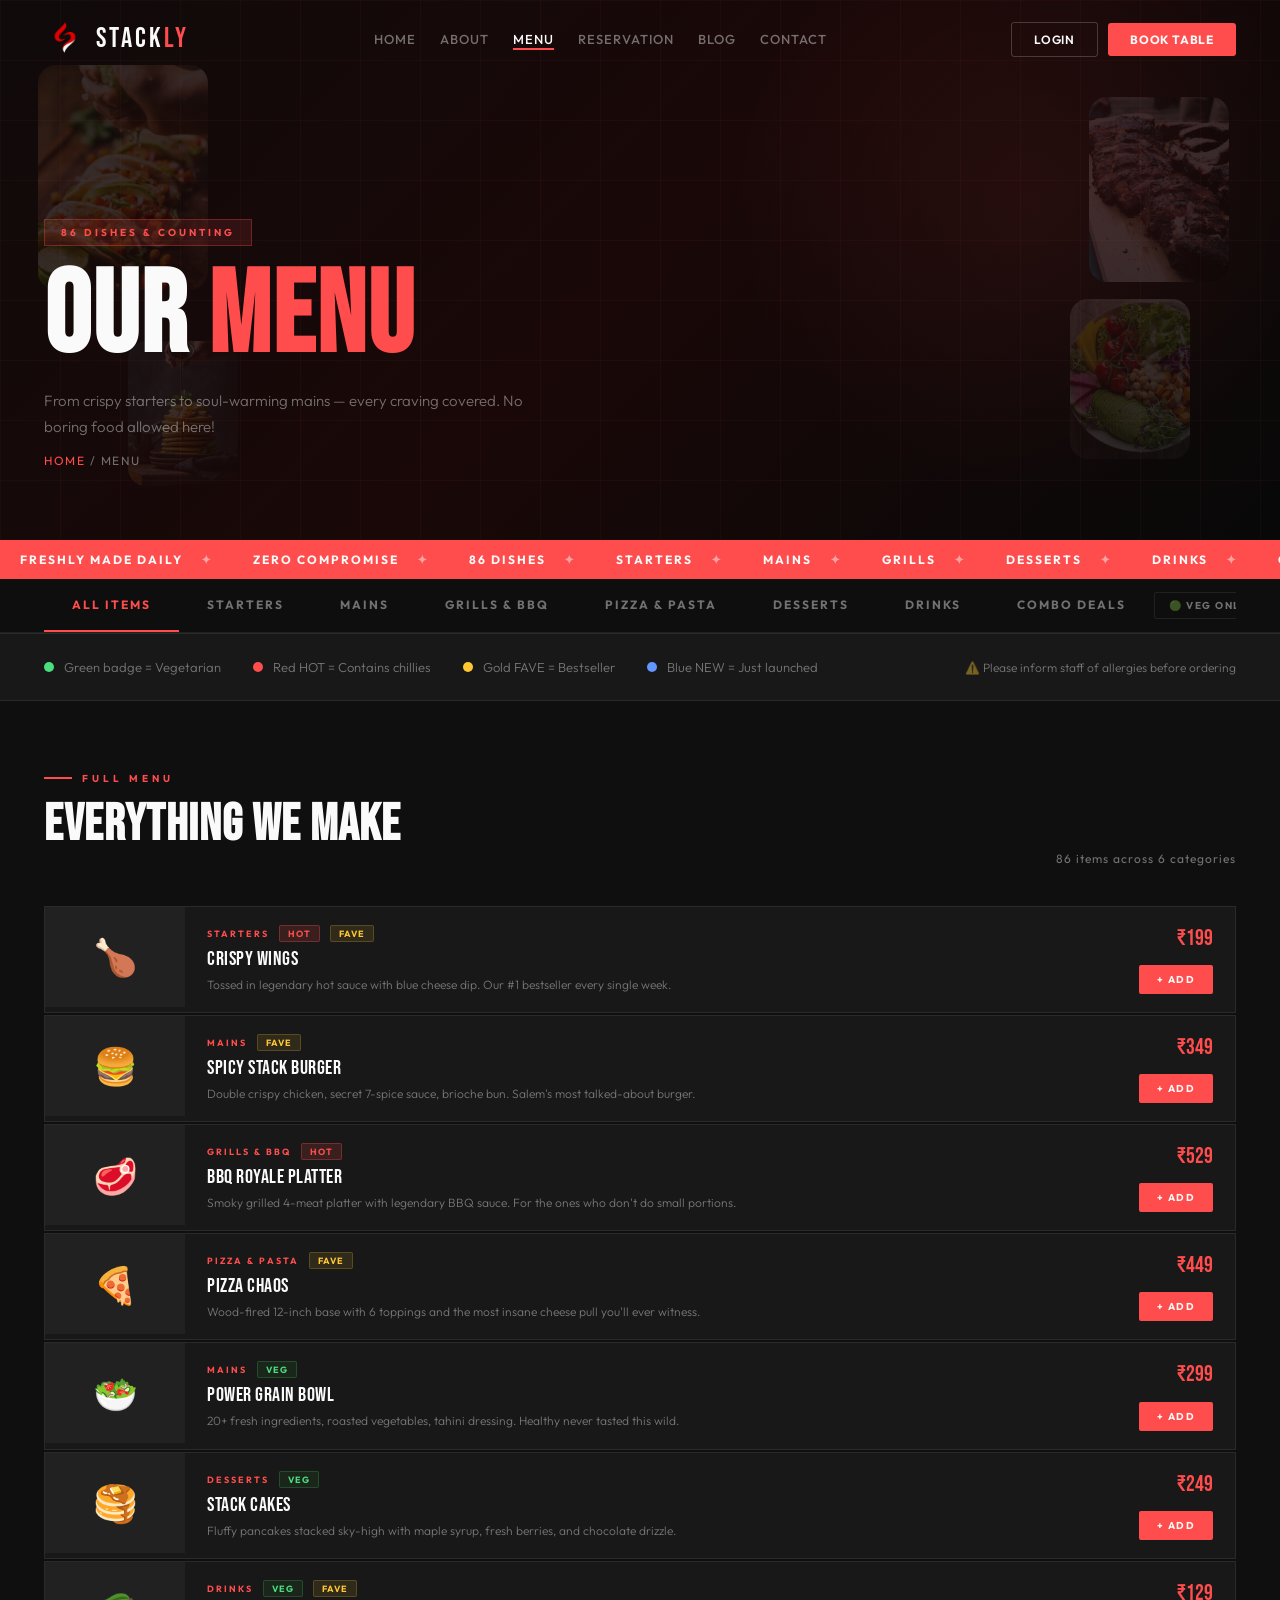
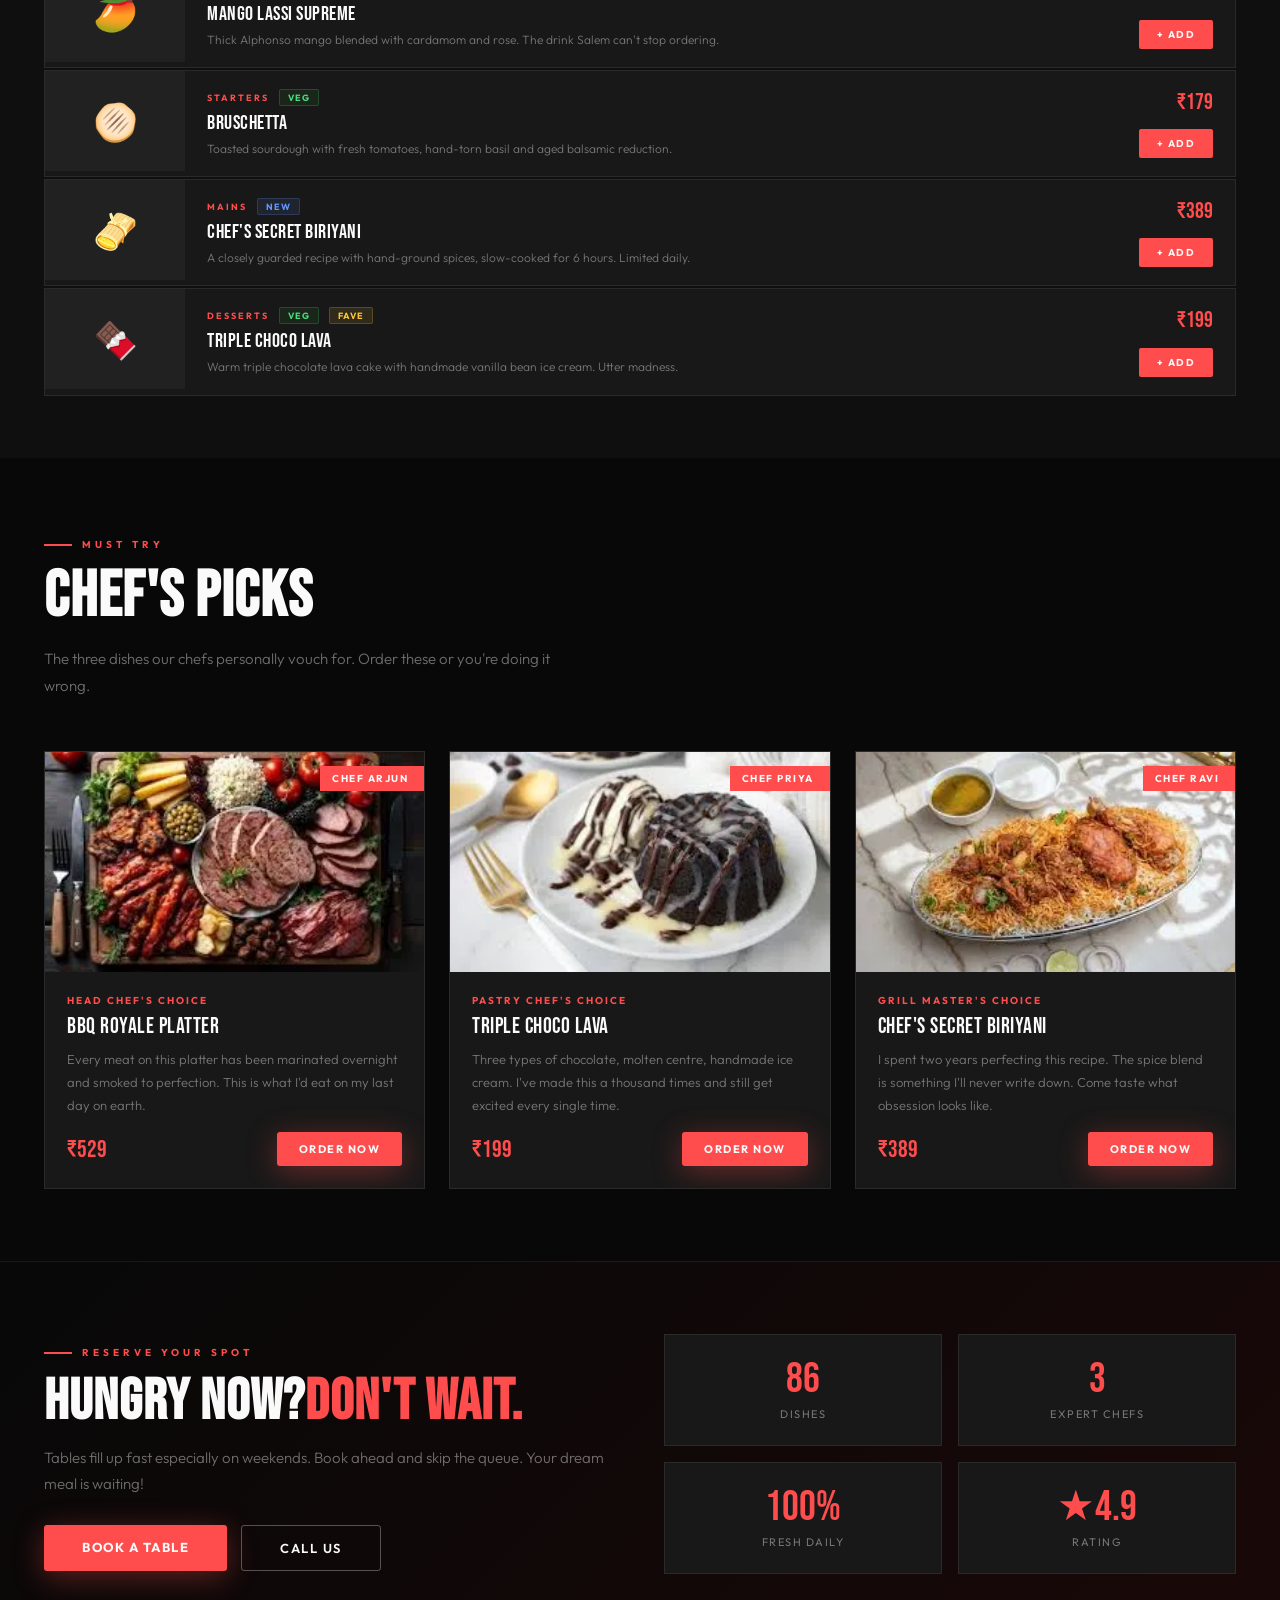
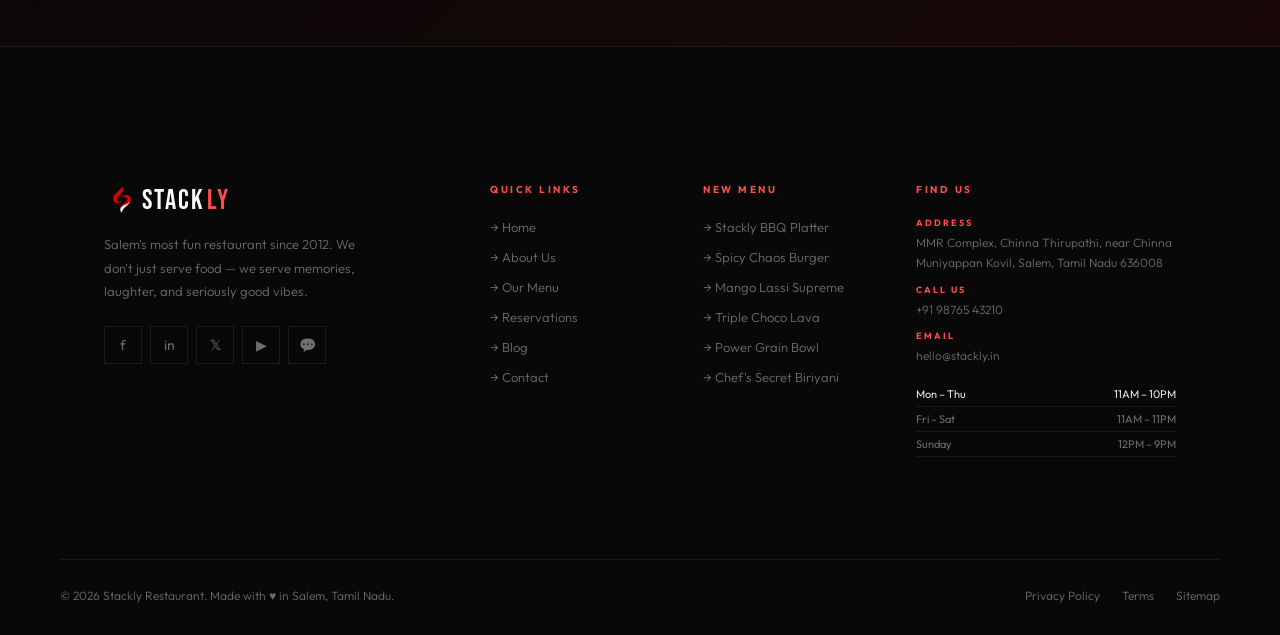
<file: menu.html>
<!DOCTYPE html>
<html lang="en">
<head>
<meta charset="UTF-8">
<meta name="viewport" content="width=device-width, initial-scale=1.0">
<title>Stackly — Our Menu</title>
<link rel="preconnect" href="https://fonts.googleapis.com">
<link href="https://fonts.googleapis.com/css2?family=Bebas+Neue&family=Outfit:wght@300;400;500;600;700&display=swap" rel="stylesheet">
<link rel="stylesheet" href="./common.css">
<style>
img{max-width:100%;display:block;}

/* SCROLL BAR */

/* HEADER */

   header{position:fixed;top:0;left:0;right:0;z-index:990;padding:22px 60px;display:flex;align-items:center;justify-content:space-between;transition:all .35s;}
header.sc{background:rgba(8,8,8,.95);backdrop-filter:blur(14px);padding:14px 60px;border-bottom:1px solid var(--border2);}
.logo{display:flex;align-items:center;gap:10px;text-decoration:none;}
.logo-stack{color:var(--white);}
.logo-ly{color:var(--red);}
.fl-logo{display:flex;align-items:center;gap:10px;margin-bottom:14px;}
.fl-logo-img{width:36px;height:36px;object-fit:contain;flex-shrink:0;}
.fl-stack{font-family:var(--serif);font-size:28px;letter-spacing:2px;color:var(--white);}
.fl-ly{font-family:var(--serif);font-size:28px;letter-spacing:2px;color:var(--red);}

nav{display:flex;gap:32px;}
nav a{font-size:13px;font-weight:500;color:var(--muted);letter-spacing:1px;text-transform:uppercase;transition:color .25s;}
nav a:hover,nav a.act{color:var(--white);}
.nav-btns{display:flex;gap:10px;align-items:center;}
.btn-ghost:hover{border-color:var(--red);color:var(--red);}
.btn-red:hover{background:var(--red-lt);transform:translateY(-1px);}

/* PAGE HERO */
.page-hero{position:relative;min-height:60vh;display:flex;align-items:flex-end;padding:0 60px 80px;overflow:hidden;background:linear-gradient(135deg,#100a0a 0%,#1a0808 50%,var(--black) 100%);}
.ph-grid{position:absolute;inset:0;background-image:linear-gradient(rgba(255,77,77,.04) 1px,transparent 1px),linear-gradient(90deg,rgba(255,77,77,.04) 1px,transparent 1px);background-size:60px 60px;}
.ph-blob{position:absolute;width:600px;height:600px;background:radial-gradient(circle,rgba(255,77,77,.08) 0%,transparent 70%);top:-100px;right:-50px;animation:pulse 6s ease-in-out infinite;}
@keyframes pulse{0%,100%{transform:scale(1);}50%{transform:scale(1.1);}}
.ph-content{position:relative;z-index:1;padding-top:100px;}
.ph-tag{display:inline-flex;align-items:center;gap:8px;background:rgba(255,77,77,.12);border:1px solid rgba(255,77,77,.3);color:var(--red);font-size:10px;font-weight:700;letter-spacing:3px;text-transform:uppercase;padding:6px 16px;margin-bottom:20px;}
.ph-h1{font-family:var(--serif);font-size:clamp(60px,9vw,130px);line-height:.9;letter-spacing:2px;color:var(--white);}
.ph-h1 span{color:var(--red);}
.ph-sub{font-size:15px;color:var(--muted);margin-top:18px;max-width:500px;font-weight:300;line-height:1.7;}
.ph-breadcrumb{margin-top:14px;font-size:12px;color:var(--muted);letter-spacing:1.5px;text-transform:uppercase;}
.ph-breadcrumb a{color:var(--red);}

/* SHARED */
.lbl{display:inline-flex;align-items:center;gap:10px;font-size:10px;font-weight:700;color:var(--red);letter-spacing:4px;text-transform:uppercase;margin-bottom:14px;}
.lbl::before{content:'';width:28px;height:2px;background:var(--red);}
.sh2{font-family:var(--serif);font-size:clamp(38px,5vw,65px);color:var(--white);line-height:1;margin-bottom:16px;letter-spacing:1px;}
.sp{font-size:15px;color:var(--muted);line-height:1.8;font-weight:300;}
.btn-primary{display:inline-block;padding:14px 38px;background:var(--red);font-size:13px;font-weight:700;color:var(--white);letter-spacing:1.5px;text-transform:uppercase;transition:all .2s;border-radius:3px;box-shadow:0 6px 30px rgba(255,77,77,.35);}
.btn-primary:hover{background:var(--red-lt);transform:translateY(-2px);}
.btn-outline{display:inline-block;padding:14px 38px;border:1.5px solid rgba(250,250,250,.3);font-size:13px;font-weight:600;color:var(--white);letter-spacing:1.5px;text-transform:uppercase;transition:all .2s;border-radius:3px;}
.btn-outline:hover{border-color:var(--red);color:var(--red);}

/* MENU TICKER */
.ticker{background:var(--red);overflow:hidden;padding:12px 0;}
.ticker-track{display:flex;width:max-content;animation:tick 30s linear infinite;}
.ticker-track:hover{animation-play-state:paused;}
.ticker-item{display:flex;align-items:center;gap:18px;padding:0 20px;white-space:nowrap;font-size:12px;font-weight:700;color:var(--white);letter-spacing:2px;text-transform:uppercase;}
.ticker-item::after{content:'✦';opacity:.5;}
@keyframes tick{from{transform:translateX(0);}to{transform:translateX(-50%);}}

/* FILTER BAR */
.filter-bar{position:sticky;top:62px;z-index:100;background:rgba(15,15,15,.97);backdrop-filter:blur(14px);border-bottom:1px solid var(--border2);padding:0 60px;}
.filter-inner{display:flex;align-items:center;gap:0;overflow-x:auto;-ms-overflow-style:none;scrollbar-width:none;}
.filter-inner::-webkit-scrollbar{display:none;}
.filter-btn{padding:18px 28px;font-size:12px;font-weight:700;color:var(--muted);letter-spacing:2px;text-transform:uppercase;background:none;border:none;border-bottom:2px solid transparent;cursor:pointer;transition:all .25s;white-space:nowrap;font-family:var(--sans);}
.filter-btn:hover{color:var(--white);}
.filter-btn.on{color:var(--red);border-bottom-color:var(--red);}
.filter-right{margin-left:auto;display:flex;align-items:center;gap:12px;padding:12px 0;flex-shrink:0;}
.diet-tag{padding:6px 14px;font-size:10px;font-weight:700;border:1.5px solid var(--border2);color:var(--muted);letter-spacing:1.5px;text-transform:uppercase;cursor:pointer;transition:all .2s;border-radius:2px;background:none;font-family:var(--sans);}
.diet-tag.on,.diet-tag:hover{border-color:var(--red);color:var(--red);}

/* MENU SECTIONS */
.menu-wrap{padding:70px 60px;}
.menu-section{display:none;animation:fadeIn .4s ease;}
.menu-section.on{display:block;}

.msec-header{display:flex;align-items:flex-end;justify-content:space-between;margin-bottom:40px;flex-wrap:wrap;gap:16px;}
.msec-header h2{font-family:var(--serif);font-size:clamp(36px,4vw,56px);letter-spacing:1px;}
.msec-header p{font-size:14px;color:var(--muted);max-width:400px;font-weight:300;line-height:1.7;}
.item-count{font-size:12px;color:var(--muted);letter-spacing:1px;}

/* LIST-STYLE MENU (Featured / All) */
.menu-list{display:grid;grid-template-columns:1fr;gap:2px;}
.mi{background:var(--card);border:1px solid var(--border2);display:grid;grid-template-columns:140px 1fr auto;grid-template-rows:auto;gap:0;overflow:hidden;transition:transform .25s,box-shadow .25s,border-color .25s;}
.mi:hover{transform:translateX(4px);box-shadow:0 8px 32px rgba(0,0,0,.5);border-color:rgba(255,77,77,.2);}
.mi-img{width:140px;height:100px;object-fit:cover;background:var(--card2);display:flex;align-items:center;justify-content:center;font-size:36px;flex-shrink:0;transition:transform .4s;}
.mi:hover .mi-img{transform:scale(1.05);}
.mi-body{padding:18px 22px;display:flex;flex-direction:column;justify-content:center;}
.mi-top{display:flex;align-items:center;gap:10px;margin-bottom:5px;}
.mi-cat{font-size:9px;font-weight:700;color:var(--red);letter-spacing:2px;text-transform:uppercase;}
.mi-badge{padding:2px 8px;font-size:9px;font-weight:700;letter-spacing:1px;text-transform:uppercase;border-radius:2px;}
.mi-badge.hot{background:rgba(255,77,77,.15);color:var(--red);border:1px solid rgba(255,77,77,.3);}
.mi-badge.fave{background:rgba(250,200,50,.1);color:#ffc832;border:1px solid rgba(255,200,50,.2);}
.mi-badge.veg{background:rgba(50,205,50,.08);color:#4ade80;border:1px solid rgba(74,222,128,.2);}
.mi-badge.new{background:rgba(100,150,255,.1);color:#6496ff;border:1px solid rgba(100,150,255,.2);}
.mi-name{font-family:var(--serif);font-size:20px;letter-spacing:.5px;color:var(--white);margin-bottom:4px;}
.mi-desc{font-size:12px;color:var(--muted);line-height:1.6;font-weight:300;}
.mi-right{padding:18px 22px;display:flex;flex-direction:column;align-items:flex-end;justify-content:space-between;gap:12px;flex-shrink:0;}
.mi-price{font-family:var(--serif);font-size:22px;color:var(--red);white-space:nowrap;}
.mi-add{padding:8px 18px;background:var(--red);font-size:10px;font-weight:700;color:var(--white);letter-spacing:1.5px;text-transform:uppercase;transition:all .2s;border-radius:2px;border:none;cursor:pointer;font-family:var(--sans);}
.mi-add:hover{background:var(--red-lt);}

/* CARD-STYLE MENU (Specials / Drinks) */
.menu-cards{display:grid;grid-template-columns:repeat(4,1fr);gap:20px;}
.mc{background:var(--card);border:1px solid var(--border2);overflow:hidden;transition:transform .3s,box-shadow .3s,border-color .3s;position:relative;}
.mc:hover{transform:translateY(-8px);box-shadow:0 30px 60px rgba(0,0,0,.6);border-color:rgba(255,77,77,.2);}
.mc-badge{position:absolute;top:0;left:0;z-index:2;padding:5px 12px;font-size:9px;font-weight:700;letter-spacing:1.5px;text-transform:uppercase;}
.mc-badge.hot{background:var(--red);color:var(--white);}
.mc-badge.fave{background:var(--white);color:var(--red);}
.mc-badge.new{background:#6496ff;color:var(--white);}
.mc-badge.veg{background:#4ade80;color:#052e16;}
.mc-img{width:100%;height:180px;object-fit:cover;background:var(--card2);display:flex;align-items:center;justify-content:center;font-size:48px;transition:transform .4s;}
.mc:hover .mc-img{transform:scale(1.07);}
.mc-body{padding:18px;}
.mc-cat{font-size:9px;font-weight:700;color:var(--red);letter-spacing:2px;text-transform:uppercase;margin-bottom:6px;}
.mc-name{font-family:var(--serif);font-size:19px;letter-spacing:.5px;color:var(--white);margin-bottom:8px;}
.mc-desc{font-size:11px;color:var(--muted);line-height:1.65;margin-bottom:14px;font-weight:300;}
.mc-foot{display:flex;align-items:center;justify-content:space-between;}
.mc-price{font-family:var(--serif);font-size:20px;color:var(--red);}
.mc-btn{padding:7px 16px;background:var(--red);font-size:10px;font-weight:700;color:var(--white);letter-spacing:1px;text-transform:uppercase;transition:all .2s;border-radius:2px;border:none;cursor:pointer;font-family:var(--sans);}
.mc-btn:hover{background:var(--red-lt);}

/* COMBO SECTION */
.combo-grid{display:grid;grid-template-columns:repeat(3,1fr);gap:24px;margin-top:20px;}
.combo{background:var(--card);border:1px solid var(--border2);padding:28px;position:relative;overflow:hidden;transition:transform .3s,border-color .3s;}
.combo:hover{transform:translateY(-6px);border-color:rgba(255,77,77,.3);}
.combo-top{display:flex;justify-content:space-between;align-items:flex-start;margin-bottom:16px;}
.combo-name{font-family:var(--serif);font-size:24px;letter-spacing:1px;color:var(--white);}
.combo-save{background:rgba(255,77,77,.15);border:1px solid rgba(255,77,77,.3);color:var(--red);font-size:10px;font-weight:700;padding:4px 10px;letter-spacing:1px;text-transform:uppercase;}
.combo-items li{display:flex;align-items:center;gap:10px;font-size:13px;color:var(--muted);font-weight:300;}
.combo-items li::before{content:'';width:5px;height:5px;background:var(--red);border-radius:50%;flex-shrink:0;}
.combo-foot{display:flex;align-items:center;justify-content:space-between;}
.combo-price{display:flex;align-items:baseline;gap:8px;}
.combo-now{font-family:var(--serif);font-size:28px;color:var(--red);}
.combo-was{font-size:14px;color:var(--muted);text-decoration:line-through;}

/* CHEF'S TABLE */
.chefs-picks{background:var(--black);padding:80px 60px;margin:0;}
.cp-head{display:flex;align-items:flex-end;justify-content:space-between;margin-bottom:52px;flex-wrap:wrap;gap:20px;}
.cp-grid{display:grid;grid-template-columns:repeat(3,1fr);gap:24px;}
.cp{background:var(--card);border:1px solid var(--border2);overflow:hidden;transition:transform .3s,box-shadow .3s;}
.cp:hover{transform:translateY(-8px);box-shadow:0 28px 60px rgba(255,77,77,.15);}
.cp-img{width:100%;height:220px;object-fit:cover;background:var(--card2);display:flex;align-items:center;justify-content:center;font-size:56px;position:relative;}
.cp-ribbon{position:absolute;top:14px;right:0;background:var(--red);color:var(--white);padding:6px 16px 6px 12px;font-size:10px;font-weight:700;letter-spacing:1.5px;text-transform:uppercase;}
.cp-body{padding:22px;}
.cp-chef{font-size:10px;font-weight:700;color:var(--red);letter-spacing:2px;text-transform:uppercase;margin-bottom:6px;}
.cp-name{font-family:var(--serif);font-size:22px;letter-spacing:.5px;color:var(--white);margin-bottom:8px;}
.cp-desc{font-size:13px;color:var(--muted);line-height:1.75;margin-bottom:16px;font-weight:300;}
.cp-foot{display:flex;align-items:center;justify-content:space-between;}
.cp-price{font-family:var(--serif);font-size:24px;color:var(--red);}
.cp-img{overflow:hidden;}

/* ALLERGEN / INFO BAR */
.info-bar{background:var(--card);border-top:1px solid var(--border2);border-bottom:1px solid var(--border2);padding:28px 60px;display:flex;align-items:center;gap:32px;flex-wrap:wrap;}
.info-item{display:flex;align-items:center;gap:10px;font-size:13px;color:var(--muted);font-weight:300;}
.info-dot{width:10px;height:10px;border-radius:50%;flex-shrink:0;}
.dot-veg{background:#4ade80;}
.dot-hot{background:var(--red);}
.dot-fave{background:#ffc832;}
.dot-new{background:#6496ff;}

/* CTA BOTTOM */
.menu-cta{background:linear-gradient(135deg,var(--black) 0%,#1a0808 100%);padding:80px 60px;display:grid;grid-template-columns:1fr 1fr;gap:60px;align-items:center;border-top:1px solid var(--border);}
.mcta-text h2{font-family:var(--serif);font-size:clamp(36px,4.5vw,60px);color:var(--white);letter-spacing:1px;line-height:1;}
.mcta-text h2 span{color:var(--red);}
.mcta-text p{font-size:15px;color:var(--muted);margin-top:14px;font-weight:300;line-height:1.75;}
.mcta-btns{display:flex;gap:14px;flex-wrap:wrap;margin-top:28px;}
.mcta-right{display:grid;grid-template-columns:1fr 1fr;gap:16px;}
.mcta-fact{background:var(--card);border:1px solid var(--border2);padding:24px 20px;text-align:center;transition:border-color .25s;}
.mcta-fact:hover{border-color:rgba(255,77,77,.3);}
.mcta-fact-n{font-family:var(--serif);font-size:42px;color:var(--red);display:block;line-height:1;}
.mcta-fact-l{font-size:11px;color:var(--muted);letter-spacing:1.5px;text-transform:uppercase;margin-top:6px;}

/* FOOTER */
footer{background:var(--black);padding:80px 60px 32px;border-top:1px solid var(--border2);}
.fg-grid{display:grid;grid-template-columns:2fr 1fr 1fr 1.5fr;gap:60px;margin-bottom:60px;}
.fl-logo{display:flex;align-items:center;gap:2px;margin-bottom:14px;}
.fl-logo-img{width:36px;height:36px;object-fit:contain;flex-shrink:0;}
.fl-stack{font-family:var(--serif);font-size:28px;letter-spacing:2px;color:var(--white);}
.fl-ly{font-family:var(--serif);font-size:28px;letter-spacing:2px;color:var(--red);}
.fl-desc{font-size:13px;color:var(--muted);line-height:1.8;margin-bottom:22px;max-width:260px;font-weight:300;}
.fl-socs{display:flex;gap:8px;}
.fl-soc{width:38px;height:38px;border:1px solid var(--border2);display:flex;align-items:center;justify-content:center;font-size:14px;color:var(--muted);transition:all .2s;}
.fl-soc:hover{background:var(--red);border-color:var(--red);color:var(--white);}
.fc h4{font-size:10px;font-weight:700;color:var(--red);letter-spacing:2.5px;text-transform:uppercase;margin-bottom:20px;}
.fc ul{display:flex;flex-direction:column;gap:10px;}
.fc ul li a{font-size:13px;color:var(--muted);transition:color .2s;font-weight:300;}
.fc ul li a:hover{color:var(--white);}
.fc-inf{font-size:12px;color:var(--muted);margin-bottom:10px;line-height:1.65;font-weight:300;}
.fc-inf strong{color:var(--red);display:block;font-size:9px;text-transform:uppercase;letter-spacing:2px;margin-bottom:2px;font-weight:700;}
.fc-hrs{margin-top:16px;}
.fc-hr{display:flex;justify-content:space-between;font-size:11px;color:var(--muted);padding:5px 0;border-bottom:1px solid var(--border2);}
.fc-hr:first-child{color:var(--white-dk);}
.ftr-btm{border-top:1px solid var(--border2);padding-top:28px;display:flex;align-items:center;justify-content:space-between;flex-wrap:wrap;gap:14px;}
.ftr-copy{font-size:12px;color:var(--muted);font-weight:300;}
.ftr-links{display:flex;gap:22px;}
.ftr-links a{font-size:12px;color:var(--muted);transition:color .2s;font-weight:300;}
.ftr-links a:hover{color:var(--red);}
.fv-error{display:none;color:var(--red);font-size:11px;margin-top:5px;font-weight:500;}
.fv-error.show{display:block;}
input.fv-invalid,select.fv-invalid{border-color:var(--red)!important;box-shadow:0 0 0 2px rgba(255,77,77,.18);}
input.fv-ok,select.fv-ok{border-color:rgba(80,200,100,.55)!important;}
.fl-stack{font-family:var(--serif);font-size:28px;letter-spacing:2px;color:var(--white);}
.fl-ly{font-family:var(--serif);font-size:28px;letter-spacing:2px;color:var(--red);}


/* ============================================================
   RESPONSIVE — MENU PAGE (ALL BREAKPOINTS)
   ============================================================ */

/* 1536px — Large desktops / 4K scaled */
@media (max-width: 1536px) {
  header { padding: 20px 50px; }
  header.sc { padding: 13px 50px; }
  .page-hero { padding: 0 50px 76px; }
  .filter-bar { padding: 0 50px; }
  .menu-wrap { padding: 66px 50px; }
  .chefs-picks { padding: 76px 50px; }
  .info-bar { padding: 26px 50px; }
  .menu-cta { padding: 76px 50px; }
  .fg-grid { padding: 64px 50px 46px; }
}

/* 1280px — Standard desktop */
@media (max-width: 1280px) {
  header { padding: 18px 44px; }
  header.sc { padding: 12px 44px; }
  nav { gap: 24px; }
  .page-hero { padding: 0 44px 72px; }
  .filter-bar { padding: 0 44px; }
  .menu-wrap { padding: 62px 44px; }
  .chefs-picks { padding: 72px 44px; }
  .info-bar { padding: 25px 44px; }
  .menu-cta { padding: 72px 44px; gap: 48px; }
  .fg-grid { gap: 40px; padding: 56px 44px 42px; }
}

/* 1024px — Small desktop / large tablet landscape */
@media (max-width: 1024px) {
  header { padding: 18px 40px; }
  header.sc { padding: 12px 40px; }
  .page-hero { padding: 0 40px 70px; }
  .filter-bar { padding: 0 40px; }
  .menu-wrap { padding: 60px 40px; }
  .chefs-picks { padding: 70px 40px; }
  .info-bar { padding: 24px 40px; }
  .menu-cta { padding: 70px 40px; }
  .menu-cards { grid-template-columns: repeat(3, 1fr); }
  .combo-grid { grid-template-columns: repeat(2, 1fr); }
  .cp-grid { grid-template-columns: repeat(2, 1fr); }
  .fg-grid { grid-template-columns: 1fr 1fr; gap: 32px; padding: 50px 40px 40px; }
  .ftr-btm { padding: 20px 40px; }
}

/* 900px — Tablet portrait wide (nav collapses) */
@media (max-width: 900px) {
  header { padding: 18px 32px; }
  header.sc { padding: 12px 32px; }
  nav, .nav-btns { display: none !important; }
  .ham { display: flex !important; }
  .page-hero { padding: 0 32px 60px; }
  .filter-bar { padding: 0 32px; top: 56px; }
  .menu-wrap { padding: 50px 32px; }
  .chefs-picks { padding: 60px 32px; }
  .info-bar { padding: 22px 32px; }
  .menu-cta { grid-template-columns: 1fr; padding: 60px 32px; gap: 36px; }
  .mcta-right { grid-template-columns: repeat(4, 1fr); }
  .menu-cards { grid-template-columns: repeat(2, 1fr); }
  .mi { grid-template-columns: 110px 1fr auto; }
  .fg-grid { grid-template-columns: 1fr 1fr; gap: 32px; padding: 50px 32px 40px; }
  .ftr-btm { padding: 20px 32px; }
}

/* 768px — Tablet portrait / large phone landscape */
@media (max-width: 768px) {
  header { padding: 14px 20px; background: rgba(8,8,8,.97); backdrop-filter: blur(12px); border-bottom: 1px solid var(--border); }
  header.sc { padding: 14px 20px; }
  .page-hero { padding: 0 20px 52px; min-height: 50vh; }
  .ph-h1 { font-size: clamp(48px, 10vw, 86px); }
  .filter-bar { padding: 0 20px; top: 56px; }
  .filter-btn { padding: 15px 18px; font-size: 11px; }
  .filter-right { display: none; }
  .menu-wrap { padding: 44px 20px; }
  .chefs-picks { padding: 56px 20px; }
  .info-bar { padding: 18px 20px; gap: 14px; flex-wrap: wrap; }
  .menu-cta { padding: 56px 20px; }
  .mcta-right { grid-template-columns: repeat(2, 1fr); }
  .menu-cards { grid-template-columns: repeat(2, 1fr); gap: 14px; }
  .combo-grid { grid-template-columns: 1fr; }
  .cp-grid { grid-template-columns: 1fr 1fr; gap: 16px; }
  .mi { grid-template-columns: 90px 1fr; }
  .mi-right { display: flex; flex-direction: row; align-items: center; justify-content: space-between; padding: 0 14px 14px; grid-column: 1 / -1; border-top: none; }
  .mi-price { font-size: 17px; }
  .mi-add { padding: 7px 14px; font-size: 9px; letter-spacing: 1px; }
  .fg-grid { grid-template-columns: 1fr 1fr; gap: 28px; padding: 48px 20px 32px; }
  .ftr-btm { padding: 18px 20px; flex-direction: column; text-align: center; }
  .ftr-links { justify-content: center; flex-wrap: wrap; gap: 14px; }
  .cp-head { flex-direction: column; align-items: flex-start; gap: 16px; }
  .msec-header { flex-direction: column; align-items: flex-start; gap: 10px; }
}

/* 640px — Large phone portrait */
@media (max-width: 640px) {
  .page-hero { padding: 0 20px 48px; min-height: 46vh; }
  .menu-wrap { padding: 40px 20px; }
  .chefs-picks { padding: 52px 20px; }
  .menu-cards { grid-template-columns: 1fr 1fr; gap: 12px; }
  .mc-img { height: 155px; }
  .cp-grid { grid-template-columns: 1fr; }
  .mcta-right { grid-template-columns: 1fr 1fr; }
}

/* 480px — Standard phone portrait */
@media (max-width: 480px) {
  .page-hero { padding: 0 20px 44px; min-height: 44vh; }
  .ph-h1 { font-size: clamp(40px, 11vw, 60px); }
  .ph-tag { font-size: 9px; padding: 5px 12px; letter-spacing: 2px; }
  .menu-wrap { padding: 36px 20px; }
  .chefs-picks { padding: 48px 20px; }
  .menu-cards { grid-template-columns: 1fr 1fr; gap: 12px; }
  .mc-img { height: 150px; }
  .cp-grid { grid-template-columns: 1fr; }
  .mi { grid-template-columns: 80px 1fr; }
  .mi-img { width: 80px; height: 80px; }
  .mi-name { font-size: 17px; }
  .mi-desc { display: none; }
  .mcta-right { grid-template-columns: 1fr 1fr; }
  .fg-grid { grid-template-columns: 1fr; gap: 28px; padding: 44px 20px 28px; }
  .fl-socs { flex-wrap: wrap; }
}

/* 425px — Large phone portrait */
@media (max-width: 425px) {
  .menu-wrap { padding: 34px 18px; }
  .chefs-picks { padding: 44px 18px; }
  .mc-img { height: 145px; }
  .filter-btn { padding: 14px 14px; font-size: 10px; }
}

/* 375px — iPhone SE / small phones */
@media (max-width: 375px) {
  .page-hero { padding: 0 16px 40px; }
  .ph-h1 { font-size: clamp(36px, 11vw, 52px); line-height: .88; }
  .menu-wrap { padding: 32px 16px; }
  .chefs-picks { padding: 40px 16px; }
  .info-bar { padding: 14px 16px; gap: 10px; }
  .menu-cta { padding: 40px 16px; }
  .menu-cards { grid-template-columns: 1fr; }
  .mc-img { height: 160px; }
  .combo-grid { grid-template-columns: 1fr; }
  .combo-head { padding: 18px 16px; }
  .combo-body { padding: 16px; }
  .mcta-right { grid-template-columns: 1fr 1fr; }
  .mcta-fact-n { font-size: 36px; }
  .fg-grid { padding: 36px 16px 24px; }
  .ftr-links { gap: 12px; }
  .ftr-copy { font-size: 10px; }
  .fc h4 { font-size: 9px; }
}

/* 320px — Very small phones */
@media (max-width: 320px) {
  .page-hero { padding: 0 14px 36px; }
  .ph-h1 { font-size: 34px; letter-spacing: 0; }
  .ph-tag { display: none; }
  .menu-wrap { padding: 28px 14px; }
  .chefs-picks { padding: 36px 14px; }
  .filter-btn { padding: 13px 12px; font-size: 10px; letter-spacing: 1px; }
  .mi { grid-template-columns: 70px 1fr; }
  .mi-img { width: 70px; height: 70px; }
  .mi-name { font-size: 15px; }
  .mc-img { height: 140px; }
  .cp-img { height: 180px; }
  .cp-name { font-size: 18px; }
  .combo-now { font-size: 24px; }
  .mcta-right { grid-template-columns: 1fr; }
  .mcta-fact-n { font-size: 32px; }
  footer { overflow-x: hidden; max-width: 100vw; }
  .fg-grid { grid-template-columns: 1fr; gap: 20px; padding: 24px 14px 16px; }
  .ftr-btm { flex-direction: column; align-items: flex-start; gap: 10px; padding: 14px 0 0; }
  .ftr-copy { font-size: 9px; word-break: break-word; max-width: 100%; }
  .ftr-links { flex-wrap: wrap; gap: 10px; justify-content: flex-start; }
  .ftr-links a { font-size: 10px; }
  .fl-desc { max-width: 100%; font-size: 11px; }
  .fc h4 { font-size: 9px; }
}

/* Accessibility — respect reduced-motion preference */
@media (prefers-reduced-motion: reduce) {
  *, *::before, *::after { animation: none !important; transition: none !important; }
}
</style>
</head>
<body>

<div id="sb"></div>

<!-- HEADER -->
<header id="hdr">
  <a href="./index.html" class="logo"><img src="./assets/stackly logo.webp" alt="Stackly Logo" class="logo-img"><span class="logo-text"><span class="logo-stack">STACK</span><span class="logo-ly">LY</span></span></a>
  <nav>
    <a href="./index.html">Home</a>
    <a href="./about.html">About</a>
    <a href="./menu.html">Menu</a>
    <a href="./reservation.html">Reservation</a>
    <a href="./blog.html">Blog</a>
    <a href="./contact.html">Contact</a>
  </nav>
  <div class="nav-btns">
    <a href="./login.html" class="btn-ghost">Login</a>
    <a href="./404page.html" class="btn-red">Book Table</a>
  </div>
  <button class="ham" id="ham"><span></span><span></span><span></span></button>
</header>


<!-- MOBILE MENU -->
<div class="mob" id="mm">
  <button class="mob-close" id="mm-close" aria-label="Close menu">✕</button>
  <a href="./index.html" onclick="cm()">HOME</a>
  <a href="./about.html" onclick="cm()">ABOUT</a>
  <a href="./menu.html" onclick="cm()">MENU</a>
  <a href="./reservation.html" onclick="cm()">RESERVATION</a>
  <a href="./blog.html" onclick="cm()">BLOG</a>
  <a href="./contact.html" onclick="cm()">CONTACT</a>
  <div class="mob-btns">
    <a href="./login.html" class="btn-ghost" onclick="cm()">Login</a>
    <a href="./404page.html" class="btn-red" onclick="cm()">Book a Table</a>
  </div>
</div>

<!-- PAGE HERO -->
<div class="page-hero">
  <img class="hero-float-img hfi1" src="./assets/spicy stack.webp" alt="">
  <img class="hero-float-img hfi2" src="./assets/BBQ.webp" alt="">
  <img class="hero-float-img hfi3" src="./assets/pancakes.webp" alt="">
  <img class="hero-float-img hfi4" src="./assets/bowl.webp" alt="">

  <div class="ph-grid"></div>
  <div class="ph-blob"></div>
  <div class="ph-content fade-up">
    <div class="ph-tag">86 Dishes & Counting</div>
    <h1 class="ph-h1">OUR <span>MENU</span></h1>
    <p class="ph-sub">From crispy starters to soul-warming mains — every craving covered. No boring food allowed here!</p>
    <p class="ph-breadcrumb"><a href="./index.html">Home</a> / Menu</p>
  </div>
</div>

<!-- TICKER -->
<div class="ticker">
  <div class="ticker-track">
    <div class="ticker-item">Freshly Made Daily</div><div class="ticker-item">Zero Compromise</div>
    <div class="ticker-item">86 Dishes</div><div class="ticker-item">Starters</div>
    <div class="ticker-item">Mains</div><div class="ticker-item">Grills</div>
    <div class="ticker-item">Desserts</div><div class="ticker-item">Drinks</div>
    <div class="ticker-item">Combos</div><div class="ticker-item">Freshly Made Daily</div>
    <div class="ticker-item">Zero Compromise</div><div class="ticker-item">86 Dishes</div>
    <div class="ticker-item">Starters</div><div class="ticker-item">Mains</div>
    <div class="ticker-item">Grills</div><div class="ticker-item">Desserts</div>
    <div class="ticker-item">Drinks</div><div class="ticker-item">Combos</div>
  </div>
</div>

<!-- FILTER BAR -->
<div class="filter-bar" id="filterBar">
  <div class="filter-inner">
    <button class="filter-btn on" onclick="showMenu('all',this)">All Items</button>
    <button class="filter-btn" onclick="showMenu('starters',this)">Starters</button>
    <button class="filter-btn" onclick="showMenu('mains',this)">Mains</button>
    <button class="filter-btn" onclick="showMenu('grills',this)">Grills & BBQ</button>
    <button class="filter-btn" onclick="showMenu('pizza',this)">Pizza & Pasta</button>
    <button class="filter-btn" onclick="showMenu('desserts',this)">Desserts</button>
    <button class="filter-btn" onclick="showMenu('drinks',this)">Drinks</button>
    <button class="filter-btn" onclick="showMenu('combos',this)">Combo Deals</button>
    <div class="filter-right">
      <button class="diet-tag" onclick="toggleDiet(this,'veg')">🟢 Veg Only</button>
      <button class="diet-tag" onclick="toggleDiet(this,'spicy')">🔥 Spicy</button>
    </div>
  </div>
</div>

<!-- ALLERGEN INFO BAR -->
<div class="info-bar">
  <div class="info-item"><div class="info-dot dot-veg"></div>Green badge = Vegetarian</div>
  <div class="info-item"><div class="info-dot dot-hot"></div>Red HOT = Contains chillies</div>
  <div class="info-item"><div class="info-dot dot-fave"></div>Gold FAVE = Bestseller</div>
  <div class="info-item"><div class="info-dot dot-new"></div>Blue NEW = Just launched</div>
  <div class="info-item" style="margin-left:auto;font-size:12px;">⚠️ Please inform staff of allergies before ordering</div>
</div>

<!-- MENU CONTENT -->
<div class="menu-wrap" id="menuWrap">

  <!-- ALL ITEMS -->
  <div class="menu-section on" id="ms-all">
    <div class="msec-header fade-up">
      <div>
        <div class="lbl">Full Menu</div>
        <h2 class="sh2">EVERYTHING WE MAKE</h2>
      </div>
      <span class="item-count">86 items across 6 categories</span>
    </div>
    <div class="menu-list">
      <div class="mi fade-up"><div class="mi-img">🍗</div><div class="mi-body"><div class="mi-top"><div class="mi-cat">Starters</div><span class="mi-badge hot">HOT</span><span class="mi-badge fave">FAVE</span></div><div class="mi-name">Crispy Wings</div><div class="mi-desc">Tossed in legendary hot sauce with blue cheese dip. Our #1 bestseller every single week.</div></div><div class="mi-right"><div class="mi-price">₹199</div><a href="./404page.html"><button class="mi-add">+ Add</button></a></div></div>
      <div class="mi fade-up"><div class="mi-img">🍔</div><div class="mi-body"><div class="mi-top"><div class="mi-cat">Mains</div><span class="mi-badge fave">FAVE</span></div><div class="mi-name">Spicy Stack Burger</div><div class="mi-desc">Double crispy chicken, secret 7-spice sauce, brioche bun. Salem's most talked-about burger.</div></div><div class="mi-right"><div class="mi-price">₹349</div><a href="./404page.html"><button class="mi-add">+ Add</button></a></div></div>
      <div class="mi fade-up"><div class="mi-img">🥩</div><div class="mi-body"><div class="mi-top"><div class="mi-cat">Grills & BBQ</div><span class="mi-badge hot">HOT</span></div><div class="mi-name">BBQ Royale Platter</div><div class="mi-desc">Smoky grilled 4-meat platter with legendary BBQ sauce. For the ones who don't do small portions.</div></div><div class="mi-right"><div class="mi-price">₹529</div><a href="./404page.html"><button class="mi-add">+ Add</button></a></div></div>
      <div class="mi fade-up"><div class="mi-img">🍕</div><div class="mi-body"><div class="mi-top"><div class="mi-cat">Pizza & Pasta</div><span class="mi-badge fave">FAVE</span></div><div class="mi-name">Pizza Chaos</div><div class="mi-desc">Wood-fired 12-inch base with 6 toppings and the most insane cheese pull you'll ever witness.</div></div><div class="mi-right"><div class="mi-price">₹449</div><a href="./404page.html"><button class="mi-add">+ Add</button></a></div></div>
      <div class="mi fade-up"><div class="mi-img">🥗</div><div class="mi-body"><div class="mi-top"><div class="mi-cat">Mains</div><span class="mi-badge veg">VEG</span></div><div class="mi-name">Power Grain Bowl</div><div class="mi-desc">20+ fresh ingredients, roasted vegetables, tahini dressing. Healthy never tasted this wild.</div></div><div class="mi-right"><div class="mi-price">₹299</div><a href="./404page.html"><button class="mi-add">+ Add</button></a></div></div>
      <div class="mi fade-up"><div class="mi-img">🥞</div><div class="mi-body"><div class="mi-top"><div class="mi-cat">Desserts</div><span class="mi-badge veg">VEG</span></div><div class="mi-name">Stack Cakes</div><div class="mi-desc">Fluffy pancakes stacked sky-high with maple syrup, fresh berries, and chocolate drizzle.</div></div><div class="mi-right"><div class="mi-price">₹249</div><a href="./404page.html"><button class="mi-add">+ Add</button></a></div></div>
      <div class="mi fade-up"><div class="mi-img">🥭</div><div class="mi-body"><div class="mi-top"><div class="mi-cat">Drinks</div><span class="mi-badge veg">VEG</span><span class="mi-badge fave">FAVE</span></div><div class="mi-name">Mango Lassi Supreme</div><div class="mi-desc">Thick Alphonso mango blended with cardamom and rose. The drink Salem can't stop ordering.</div></div><div class="mi-right"><div class="mi-price">₹129</div><a href="./404page.html"><button class="mi-add">+ Add</button></a></div></div>
      <div class="mi fade-up"><div class="mi-img">🫓</div><div class="mi-body"><div class="mi-top"><div class="mi-cat">Starters</div><span class="mi-badge veg">VEG</span></div><div class="mi-name">Bruschetta</div><div class="mi-desc">Toasted sourdough with fresh tomatoes, hand-torn basil and aged balsamic reduction.</div></div><div class="mi-right"><div class="mi-price">₹179</div><a href="./404page.html"><button class="mi-add">+ Add</button></a></div></div>
      <div class="mi fade-up"><div class="mi-img">🫔</div><div class="mi-body"><div class="mi-top"><div class="mi-cat">Mains</div><span class="mi-badge new">NEW</span></div><div class="mi-name">Chef's Secret Biriyani</div><div class="mi-desc">A closely guarded recipe with hand-ground spices, slow-cooked for 6 hours. Limited daily.</div></div><div class="mi-right"><div class="mi-price">₹389</div><a href="./404page.html"><button class="mi-add">+ Add</button></a></div></div>
      <div class="mi fade-up"><div class="mi-img">🍫</div><div class="mi-body"><div class="mi-top"><div class="mi-cat">Desserts</div><span class="mi-badge veg">VEG</span><span class="mi-badge fave">FAVE</span></div><div class="mi-name">Triple Choco Lava</div><div class="mi-desc">Warm triple chocolate lava cake with handmade vanilla bean ice cream. Utter madness.</div></div><div class="mi-right"><div class="mi-price">₹199</div><a href="./404page.html"><button class="mi-add">+ Add</button></a></div></div>
    </div>
  </div>

  <!-- STARTERS -->
  <div class="menu-section" id="ms-starters">
    <div class="msec-header fade-up">
      <div><div class="lbl">Small Plates</div><h2 class="sh2">STARTERS</h2><p>The warm-up act that somehow steals the whole show.</p></div>
    </div>
    <div class="menu-cards">
      <div class="mc fade-up"><span class="mc-badge hot">HOT</span><div class="mc-img">🍗</div><div class="mc-body"><div class="mc-cat">Chicken</div><div class="mc-name">Crispy Wings</div><div class="mc-desc">Tossed in legendary hot sauce with blue cheese dip.</div><div class="mc-foot"><span class="mc-price">₹199</span><a href="./404page.html"><button class="mc-btn">Order</button></a></div></div></div>
      <div class="mc fade-up"><span class="mc-badge veg">VEG</span><div class="mc-img">🍟</div><div class="mc-body"><div class="mc-cat">Vegetarian</div><div class="mc-name">Onion Rings</div><div class="mc-desc">Golden beer-battered rings with chipotle mayo dip.</div><div class="mc-foot"><span class="mc-price">₹149</span><a href="./404page.html"><button class="mc-btn">Order</button></a></div></div></div>
      <div class="mc fade-up"><span class="mc-badge veg">VEG</span><div class="mc-img">🫓</div><div class="mc-body"><div class="mc-cat">Vegetarian</div><div class="mc-name">Bruschetta</div><div class="mc-desc">Toasted sourdough, tomatoes, basil and balsamic glaze.</div><div class="mc-foot"><span class="mc-price">₹179</span><a href="./404page.html"><button class="mc-btn">Order</button></a></div></div></div>
      <div class="mc fade-up"><span class="mc-badge fave">FAVE</span><div class="mc-img">🧀</div><div class="mc-body"><div class="mc-cat">Vegetarian</div><div class="mc-name">Loaded Nachos</div><div class="mc-desc">Chips, cheese sauce, jalapeños, and guacamole mountain.</div><div class="mc-foot"><span class="mc-price">₹229</span><a href="./404page.html"><button class="mc-btn">Order</button></a></div></div></div>
      <div class="mc fade-up"><span class="mc-badge hot">HOT</span><div class="mc-img">🥜</div><div class="mc-body"><div class="mc-cat">Chicken</div><div class="mc-name">Seekh Kebabs</div><div class="mc-desc">Juicy minced chicken kebabs with mint chutney.</div><div class="mc-foot"><span class="mc-price">₹229</span><a href="./404page.html"><button class="mc-btn">Order</button></a></div></div></div>
      <div class="mc fade-up"><span class="mc-badge new">NEW</span><div class="mc-img">🥟</div><div class="mc-body"><div class="mc-cat">Chef's New</div><div class="mc-name">Truffle Gyoza</div><div class="mc-desc">Pan-fried dumplings with truffle oil and ponzu sauce.</div><div class="mc-foot"><span class="mc-price">₹269</span><a href="./404page.html"><button class="mc-btn">Order</button></a></div></div></div>
      <div class="mc fade-up"><div class="mc-img">🥗</div><div class="mc-body"><div class="mc-cat">Vegetarian</div><div class="mc-name">Caesar Salad</div><div class="mc-desc">Romaine, house dressing, croutons, parmesan shards.</div><div class="mc-foot"><span class="mc-price">₹189</span><a href="./404page.html"><button class="mc-btn">Order</button></a></div></div></div>
      <div class="mc fade-up"><span class="mc-badge hot">HOT</span><div class="mc-img">🍢</div><div class="mc-body"><div class="mc-cat">Chicken</div><div class="mc-name">Chilli Chicken Bites</div><div class="mc-desc">Wok-tossed crispy chicken with peppers and house sauce.</div><div class="mc-foot"><span class="mc-price">₹219</span><a href="./404page.html"><button class="mc-btn">Order</button></a></div></div></div>
    </div>
  </div>

  <!-- MAINS -->
  <div class="menu-section" id="ms-mains">
    <div class="msec-header fade-up">
      <div><div class="lbl">The Big Plates</div><h2 class="sh2">MAIN COURSE</h2><p>The stars of the show. Order two — no one's judging.</p></div>
    </div>
    <div class="menu-list">
      <div class="mi fade-up"><div class="mi-img">🍔</div><div class="mi-body"><div class="mi-top"><div class="mi-cat">Burgers</div><span class="mi-badge fave">FAVE</span><span class="mi-badge hot">HOT</span></div><div class="mi-name">Spicy Stack Burger</div><div class="mi-desc">Double crispy chicken, 7-spice sauce, pickled slaw, brioche bun. Salem's most talked-about burger.</div></div><div class="mi-right"><div class="mi-price">₹349</div><a href="./404page.html"><button class="mi-add">+ Add</button></a></div></div>
      <div class="mi fade-up"><div class="mi-img">🫔</div><div class="mi-body"><div class="mi-top"><div class="mi-cat">Indian</div><span class="mi-badge new">NEW</span></div><div class="mi-name">Chef's Secret Biriyani</div><div class="mi-desc">Slow-cooked with hand-ground spices for 6 hours. A closely guarded recipe. Limited daily — first come first served!</div></div><div class="mi-right"><div class="mi-price">₹389</div><a href="./404page.html"><button class="mi-add">+ Add</button></a></div></div>
      <div class="mi fade-up"><div class="mi-img">🥗</div><div class="mi-body"><div class="mi-top"><div class="mi-cat">Healthy</div><span class="mi-badge veg">VEG</span></div><div class="mi-name">Power Grain Bowl</div><div class="mi-desc">20+ fresh ingredients, roasted veg, tahini dressing, seed mix. Healthy never tasted this good.</div></div><div class="mi-right"><div class="mi-price">₹299</div><a href="./404page.html"><button class="mi-add">+ Add</button></a></div></div>
      <div class="mi fade-up"><div class="mi-img">🍜</div><div class="mi-body"><div class="mi-top"><div class="mi-cat">Asian</div><span class="mi-badge hot">HOT</span></div><div class="mi-name">Wok-Fried Noodles</div><div class="mi-desc">Tossed in chilli garlic sauce with vegetables and your choice of chicken or tofu.</div></div><div class="mi-right"><div class="mi-price">₹269</div><a href="./404page.html"><button class="mi-add">+ Add</button></a></div></div>
      <div class="mi fade-up"><div class="mi-img">🌮</div><div class="mi-body"><div class="mi-top"><div class="mi-cat">Mexican</div></div><div class="mi-name">Chicken Tacos (3)</div><div class="mi-desc">Soft flour tacos with spiced chicken, pickled onions, avocado crema and lime.</div></div><div class="mi-right"><div class="mi-price">₹289</div><a href="./404page.html"><button class="mi-add">+ Add</button></a></div></div>
      <div class="mi fade-up"><div class="mi-img">🍛</div><div class="mi-body"><div class="mi-top"><div class="mi-cat">Indian</div><span class="mi-badge veg">VEG</span></div><div class="mi-name">Paneer Butter Masala</div><div class="mi-desc">Rich tomato-based curry with cottage cheese, served with garlic naan.</div></div><div class="mi-right"><div class="mi-price">₹279</div><a href="./404page.html"><button class="mi-add">+ Add</button></a></div></div>
    </div>
  </div>

  <!-- GRILLS -->
  <div class="menu-section" id="ms-grills">
    <div class="msec-header fade-up">
      <div><div class="lbl">Fire & Smoke</div><h2 class="sh2">GRILLS & BBQ</h2><p>Slow-cooked, flame-kissed perfection. Not for the faint-hearted.</p></div>
    </div>
    <div class="menu-list">
      <div class="mi fade-up"><div class="mi-img">🥩</div><div class="mi-body"><div class="mi-top"><div class="mi-cat">Platters</div><span class="mi-badge fave">FAVE</span><span class="mi-badge hot">HOT</span></div><div class="mi-name">BBQ Royale Platter</div><div class="mi-desc">Smoky 4-meat platter — ribs, wings, sausages, thighs — with legendary BBQ sauce and fries.</div></div><div class="mi-right"><div class="mi-price">₹529</div><a href="./404page.html"><button class="mi-add">+ Add</button></a></div></div>
      <div class="mi fade-up"><div class="mi-img">🍖</div><div class="mi-body"><div class="mi-top"><div class="mi-cat">BBQ</div><span class="mi-badge hot">HOT</span></div><div class="mi-name">Smoked Pork Ribs</div><div class="mi-desc">6-hour slow-smoked ribs with house dry rub and bourbon glaze. Fall-off-the-bone guaranteed.</div></div><div class="mi-right"><div class="mi-price">₹479</div><a href="./404page.html"><button class="mi-add">+ Add</button></a></div></div>
      <div class="mi fade-up"><div class="mi-img">🔥</div><div class="mi-body"><div class="mi-top"><div class="mi-cat">Grill</div></div><div class="mi-name">Mixed Grill Skewers</div><div class="mi-desc">Chicken, paneer and vegetables skewered and chargrilled with herb butter baste.</div></div><div class="mi-right"><div class="mi-price">₹349</div><a href="./404page.html"><button class="mi-add">+ Add</button></a></div></div>
      <div class="mi fade-up"><div class="mi-img">🍗</div><div class="mi-body"><div class="mi-top"><div class="mi-cat">Grill</div><span class="mi-badge new">NEW</span></div><div class="mi-name">Cajun Spatchcock Chicken</div><div class="mi-desc">Half chicken butterflied, marinated 24hrs in Cajun spices and grilled over hardwood coals.</div></div><div class="mi-right"><div class="mi-price">₹459</div><a href="./404page.html"><button class="mi-add">+ Add</button></a></div></div>
    </div>
  </div>

  <!-- PIZZA -->
  <div class="menu-section" id="ms-pizza">
    <div class="msec-header fade-up">
      <div><div class="lbl">Dough & Sauce</div><h2 class="sh2">PIZZA & PASTA</h2><p>Wood-fired, hand-stretched, absolutely unreasonable cheese levels.</p></div>
    </div>
    <div class="menu-cards">
      <div class="mc fade-up"><span class="mc-badge fave">FAVE</span><div class="mc-img">🍕</div><div class="mc-body"><div class="mc-cat">Pizza</div><div class="mc-name">Pizza Chaos</div><div class="mc-desc">Wood-fired 12-inch, 6 toppings, the most insane cheese pull you'll witness.</div><div class="mc-foot"><span class="mc-price">₹449</span><a href="./404page.html"><button class="mc-btn">Order</button></a></div></div></div>
      <div class="mc fade-up"><span class="mc-badge veg">VEG</span><div class="mc-img">🥦</div><div class="mc-body"><div class="mc-cat">Pizza</div><div class="mc-name">Garden Supreme</div><div class="mc-desc">8 seasonal vegetables on a herb cream base. Vegetarians will finally feel seen.</div><div class="mc-foot"><span class="mc-price">₹389</span><a href="./404page.html"><button class="mc-btn">Order</button></a></div></div></div>
      <div class="mc fade-up"><span class="mc-badge hot">HOT</span><div class="mc-img">🌶️</div><div class="mc-body"><div class="mc-cat">Pizza</div><div class="mc-name">Diavola</div><div class="mc-desc">Spicy salami, fresh chillies, nduja and mozzarella. Not for the mild at heart.</div><div class="mc-foot"><span class="mc-price">₹469</span><a href="./404page.html"><button class="mc-btn">Order</button></a></div></div></div>
      <div class="mc fade-up"><span class="mc-badge new">NEW</span><div class="mc-img">🍝</div><div class="mc-body"><div class="mc-cat">Pasta</div><div class="mc-name">Truffle Tagliatelle</div><div class="mc-desc">Handmade pasta in truffle butter with parmesan and crispy sage. Ridiculous levels of flavour.</div><div class="mc-foot"><span class="mc-price">₹359</span><a href="./404page.html"><button class="mc-btn">Order</button></a></div></div></div>
      <div class="mc fade-up"><div class="mc-img">🍝</div><div class="mc-body"><div class="mc-cat">Pasta</div><div class="mc-name">Spaghetti Arrabbiata</div><div class="mc-desc">Spicy tomato sauce, garlic, capers, Kalamata olives and fresh basil.</div><div class="mc-foot"><span class="mc-price">₹289</span><a href="./404page.html"><button class="mc-btn">Order</button></a></div></div></div>
      <div class="mc fade-up"><span class="mc-badge veg">VEG</span><div class="mc-img">🧅</div><div class="mc-body"><div class="mc-cat">Pizza</div><div class="mc-name">Caramelised Onion</div><div class="mc-desc">Caramelised onions, brie, walnuts and honey on a thin crispy base.</div><div class="mc-foot"><span class="mc-price">₹399</span><a href="./404page.html"><button class="mc-btn">Order</button></a></div></div></div>
    </div>
  </div>

  <!-- DESSERTS -->
  <div class="menu-section" id="ms-desserts">
    <div class="msec-header fade-up">
      <div><div class="lbl">Sweet Ending</div><h2 class="sh2">DESSERTS</h2><p>Chef Priya's masterworks. Your diet ends here. Worth it.</p></div>
    </div>
    <div class="menu-cards">
      <div class="mc fade-up"><span class="mc-badge veg">VEG</span><div class="mc-img">🥞</div><div class="mc-body"><div class="mc-cat">Pancakes</div><div class="mc-name">Stack Cakes</div><div class="mc-desc">Fluffy pancakes sky-high with maple syrup, berries and chocolate drizzle.</div><div class="mc-foot"><span class="mc-price">₹249</span><a href="./404page.html"><button class="mc-btn">Order</button></a></div></div></div>
      <div class="mc fade-up"><span class="mc-badge fave">FAVE</span><div class="mc-img">🍫</div><div class="mc-body"><div class="mc-cat">Warm Desserts</div><div class="mc-name">Triple Choco Lava</div><div class="mc-desc">Warm triple chocolate lava cake with handmade vanilla bean ice cream.</div><div class="mc-foot"><span class="mc-price">₹199</span><a href="./404page.html"><button class="mc-btn">Order</button></a></div></div></div>
      <div class="mc fade-up"><div class="mc-img">🍨</div><div class="mc-body"><div class="mc-cat">Ice Cream</div><div class="mc-name">Mega Sundae</div><div class="mc-desc">Four scoops, caramel, hot fudge, salted nuts and cherry on top.</div><div class="mc-foot"><span class="mc-price">₹179</span><a href="./404page.html"><button class="mc-btn">Order</button></a></div></div></div>
      <div class="mc fade-up"><div class="mc-img">🍰</div><div class="mc-body"><div class="mc-cat">Cake</div><div class="mc-name">NY Cheesecake</div><div class="mc-desc">Classic baked NY-style cheesecake with fresh strawberry coulis.</div><div class="mc-foot"><span class="mc-price">₹219</span><a href="./404page.html"><button class="mc-btn">Order</button></a></div></div></div>
      <div class="mc fade-up"><span class="mc-badge new">NEW</span><div class="mc-img">🍮</div><div class="mc-body"><div class="mc-cat">New Launch</div><div class="mc-name">Crème Brûlée</div><div class="mc-desc">Silky vanilla custard with a perfectly caramelised sugar crust. Torch on the table!</div><div class="mc-foot"><span class="mc-price">₹239</span><a href="./404page.html"><button class="mc-btn">Order</button></a></div></div></div>
      <div class="mc fade-up"><div class="mc-img">🍧</div><div class="mc-body"><div class="mc-cat">Indian</div><div class="mc-name">Gulab Jamun Tart</div><div class="mc-desc">Classic gulab jamun in a crispy tart shell with rose cream. Chef Priya's fusion masterpiece.</div><div class="mc-foot"><span class="mc-price">₹189</span><a href="./404page.html"><button class="mc-btn">Order</button></a></div></div></div>
    </div>
  </div>

  <!-- DRINKS -->
  <div class="menu-section" id="ms-drinks">
    <div class="msec-header fade-up">
      <div><div class="lbl">Sip & Savour</div><h2 class="sh2">DRINKS</h2><p>Crafted in-house daily. Because great food deserves a great drink.</p></div>
    </div>
    <div class="menu-cards">
      <div class="mc fade-up"><span class="mc-badge fave">FAVE</span><div class="mc-img">🥭</div><div class="mc-body"><div class="mc-cat">Lassi</div><div class="mc-name">Mango Lassi Supreme</div><div class="mc-desc">Thick Alphonso mango with cardamom and rose. Salem can't stop ordering this.</div><div class="mc-foot"><span class="mc-price">₹129</span><a href="./404page.html"><button class="mc-btn">Order</button></a></div></div></div>
      <div class="mc fade-up"><div class="mc-img">☕</div><div class="mc-body"><div class="mc-cat">Coffee</div><div class="mc-name">Cold Brew Coffee</div><div class="mc-desc">18-hour cold brew over ice with oat milk and vanilla syrup.</div><div class="mc-foot"><span class="mc-price">₹149</span><a href="./404page.html"><button class="mc-btn">Order</button></a></div></div></div>
      <div class="mc fade-up"><span class="mc-badge veg">VEG</span><div class="mc-img">🍍</div><div class="mc-body"><div class="mc-cat">Mocktail</div><div class="mc-name">Tropical Blast</div><div class="mc-desc">Pineapple, coconut, lime mocktail with fresh mint and a chilli rim.</div><div class="mc-foot"><span class="mc-price">₹139</span><a href="./404page.html"><button class="mc-btn">Order</button></a></div></div></div>
      <div class="mc fade-up"><span class="mc-badge fave">FAVE</span><div class="mc-img">🥤</div><div class="mc-body"><div class="mc-cat">Milkshake</div><div class="mc-name">Monster Shake</div><div class="mc-desc">Oreo peanut butter milkshake topped with a whole brownie. Not responsible for consequences.</div><div class="mc-foot"><span class="mc-price">₹189</span><a href="./404page.html"><button class="mc-btn">Order</button></a></div></div></div>
      <div class="mc fade-up"><span class="mc-badge new">NEW</span><div class="mc-img">🫐</div><div class="mc-body"><div class="mc-cat">Mocktail</div><div class="mc-name">Berry Smash</div><div class="mc-desc">Mixed berries, mint, lime soda and a splash of elderflower. Summer in a glass.</div><div class="mc-foot"><span class="mc-price">₹159</span><a href="./404page.html"><button class="mc-btn">Order</button></a></div></div></div>
      <div class="mc fade-up"><div class="mc-img">🍵</div><div class="mc-body"><div class="mc-cat">Hot</div><div class="mc-name">Masala Chai Latte</div><div class="mc-desc">Spiced Indian tea blended with steamed oat milk. The hug in a cup.</div><div class="mc-foot"><span class="mc-price">₹99</span><a href="./404page.html"><button class="mc-btn">Order</button></a></div></div></div>
      <div class="mc fade-up"><div class="mc-img">🍊</div><div class="mc-body"><div class="mc-cat">Fresh Juice</div><div class="mc-name">Seasonal Juice Press</div><div class="mc-desc">Cold-pressed daily from seasonal fruits. Ask your server what's fresh today.</div><div class="mc-foot"><span class="mc-price">₹119</span><a href="./404page.html"><button class="mc-btn">Order</button></a></div></div></div>
      <div class="mc fade-up"><span class="mc-badge hot">HOT</span><div class="mc-img">🧃</div><div class="mc-body"><div class="mc-cat">Mocktail</div><div class="mc-name">Spicy Watermelon Cooler</div><div class="mc-desc">Fresh watermelon juice, jalapeño, lime and black salt. Hot-sweet paradise.</div><div class="mc-foot"><span class="mc-price">₹149</span><a href="./404page.html"><button class="mc-btn">Order</button></a></div></div></div>
    </div>
  </div>

  <!-- COMBOS -->
  <div class="menu-section" id="ms-combos">
    <div class="msec-header fade-up">
      <div><div class="lbl">Best Value</div><h2 class="sh2">COMBO DEALS</h2><p>More food, less math. Our combos save you money and maximise deliciousness.</p></div>
    </div>
    <div class="combo-grid">
      <div class="combo fade-up">
        <div class="combo-top">
          <div class="combo-name">THE SOLO FEAST</div>
          <div class="combo-save">SAVE ₹80</div>
        </div>
        <ul class="combo-items">
          <li>Any Starter (your choice)</li>
          <li>Spicy Stack Burger</li>
          <li>Regular Fries</li>
          <li>Any Soft Drink</li>
        </ul>
        <div class="combo-foot">
          <div class="combo-price">
            <div class="combo-now">₹519</div>
            <div class="combo-was">₹599</div>
          </div>
         <a href="./404page.html"> <button class="btn-primary" style="padding:10px 22px;font-size:11px;">Order Combo</button></a>
        </div>
      </div>
      <div class="combo fade-up" style="transition-delay:.1s">
        <div class="combo-top">
          <div class="combo-name">COUPLES SPECIAL</div>
          <div class="combo-save">SAVE ₹150</div>
        </div>
        <ul class="combo-items">
          <li>2x Starters of choice</li>
          <li>BBQ Royale Platter (shared)</li>
          <li>2x Mango Lassi Supreme</li>
          <li>1x Dessert to share</li>
        </ul>
        <div class="combo-foot">
          <div class="combo-price">
            <div class="combo-now">₹929</div>
            <div class="combo-was">₹1079</div>
          </div>
         <a href="./404page.html"> <button class="btn-primary" style="padding:10px 22px;font-size:11px;">Order Combo</button></a>
        </div>
      </div>
      <div class="combo fade-up" style="transition-delay:.2s">
        <div class="combo-top">
          <div class="combo-name">FAMILY STACKOUT</div>
          <div class="combo-save">SAVE ₹300</div>
        </div>
        <ul class="combo-items">
          <li>4x Starters (mix & match)</li>
          <li>Pizza Chaos (12-inch)</li>
          <li>BBQ Royale Platter</li>
          <li>4x Drinks of choice</li>
          <li>2x Desserts to share</li>
        </ul>
        <div class="combo-foot">
          <div class="combo-price">
            <div class="combo-now">₹1699</div>
            <div class="combo-was">₹1999</div>
          </div>
         <a href="./404page.html"> <button class="btn-primary" style="padding:10px 22px;font-size:11px;">Order Combo</button></a>
        </div>
      </div>
      <div class="combo fade-up" style="transition-delay:.0s">
        <div class="combo-top">
          <div class="combo-name">STUDENT DEAL</div>
          <div class="combo-save">SAVE ₹60</div>
        </div>
        <ul class="combo-items">
          <li>Crispy Wings or Nachos</li>
          <li>Main Course of choice</li>
          <li>Regular Fries</li>
          <li>Cold Brew or Juice</li>
        </ul>
        <div class="combo-foot">
          <div class="combo-price">
            <div class="combo-now">₹399</div>
            <div class="combo-was">₹459</div>
          </div>
         <a href="./404page.html"> <button class="btn-primary" style="padding:10px 22px;font-size:11px;">Order Combo</button></a>
        </div>
      </div>
      <div class="combo fade-up" style="transition-delay:.1s">
        <div class="combo-top">
          <div class="combo-name">DESSERT LOVER</div>
          <div class="combo-save">SAVE ₹90</div>
        </div>
        <ul class="combo-items">
          <li>Stack Cakes</li>
          <li>Triple Choco Lava</li>
          <li>NY Cheesecake</li>
          <li>Monster Shake or Lassi</li>
        </ul>
        <div class="combo-foot">
          <div class="combo-price">
            <div class="combo-now">₹649</div>
            <div class="combo-was">₹736</div>
          </div>
         <a href="./404page.html"> <button class="btn-primary" style="padding:10px 22px;font-size:11px;">Order Combo</button></a>
        </div>
      </div>
      <div class="combo fade-up" style="transition-delay:.2s">
        <div class="combo-top">
          <div class="combo-name">BIRTHDAY BASH</div>
          <div class="combo-save">SAVE ₹500</div>
        </div>
        <ul class="combo-items">
          <li>6x Starters platter</li>
          <li>Chef's Secret Biriyani</li>
          <li>BBQ Royale Platter</li>
          <li>Pizza Chaos</li>
          <li>Custom Birthday Cake</li>
          <li>6x Drinks</li>
        </ul>
        <div class="combo-foot">
          <div class="combo-price">
            <div class="combo-now">₹2499</div>
            <div class="combo-was">₹2999</div>
          </div>
          <a href="./404page.html"> <button class="btn-primary" style="padding:10px 22px;font-size:11px;">Order Combo</button></a>
        </div>
      </div>
    </div>
  </div>

</div><!-- end menu-wrap -->

<!-- CHEF'S PICKS -->
<section class="chefs-picks">
  <div class="cp-head fade-up">
    <div>
      <div class="lbl">Must Try</div>
      <h2 class="sh2">CHEF'S PICKS</h2>
      <p class="sp">The three dishes our chefs personally vouch for. Order these or you're doing it wrong.</p>
    </div>
  </div>
  <div class="cp-grid">
    <div class="cp fade-up" style="transition-delay:0s">
      <div class="cp-img">
        <img src="./assets/BBQ ROYALE PLATTER -1.webp" alt="" style="width:100%;height:100%;object-fit:cover;">
        <div class="cp-ribbon">CHEF ARJUN</div>
      </div>
      <div class="cp-body">
        <div class="cp-chef">Head Chef's Choice</div>
        <div class="cp-name">BBQ ROYALE PLATTER</div>
        <div class="cp-desc">Every meat on this platter has been marinated overnight and smoked to perfection. This is what I'd eat on my last day on earth.</div>
        <div class="cp-foot">
          <span class="cp-price">₹529</span>
          <a href="./404page.html"><button class="btn-primary" style="padding:10px 22px;font-size:11px;">Order Now</button></a>
        </div>
      </div>
    </div>
    <div class="cp fade-up" style="transition-delay:.12s">
      <div class="cp-img">
        <img src="./assets/TRIPLE CHOCO LAVA -1.webp" alt="" style="width:100%;height:100%;object-fit:cover;">
        <div class="cp-ribbon">CHEF PRIYA</div>
      </div>
      <div class="cp-body">
        <div class="cp-chef">Pastry Chef's Choice</div>
        <div class="cp-name">TRIPLE CHOCO LAVA</div>
        <div class="cp-desc">Three types of chocolate, molten centre, handmade ice cream. I've made this a thousand times and still get excited every single time.</div>
        <div class="cp-foot">
          <span class="cp-price">₹199</span>
          <a href="./404page.html"><button class="btn-primary" style="padding:10px 22px;font-size:11px;">Order Now</button></a>
        </div>
      </div>
    </div>
    <div class="cp fade-up" style="transition-delay:.24s">
      <div class="cp-img">
        <img src="./assets/CHEF'S SECRET BIRIYANI-1.webp" alt="" style="width:100%;height:100%;object-fit:cover;">
        <div class="cp-ribbon">CHEF RAVI</div>
      </div>
      <div class="cp-body">
        <div class="cp-chef">Grill Master's Choice</div>
        <div class="cp-name">CHEF'S SECRET BIRIYANI</div>
        <div class="cp-desc">I spent two years perfecting this recipe. The spice blend is something I'll never write down. Come taste what obsession looks like.</div>
        <div class="cp-foot">
          <span class="cp-price">₹389</span>
          <a href="./404page.html"><button class="btn-primary" style="padding:10px 22px;font-size:11px;">Order Now</button></a>
        </div>
      </div>
    </div>
  </div>
</section>

<!-- BOTTOM CTA -->
<div class="menu-cta">
  <div class="mcta-text">
    <div class="lbl">Reserve Your Spot</div>
    <h2>HUNGRY NOW?<span>DON'T WAIT.</span></h2>
    <p>Tables fill up fast especially on weekends. Book ahead and skip the queue. Your dream meal is waiting!</p>
    <div class="mcta-btns">
      <a href="./404page.html" class="btn-primary">Book A Table</a>
      <a href="./404page.html" class="btn-outline">Call Us</a>
    </div>
  </div>
  <div class="mcta-right">
    <div class="mcta-fact fade-up"><span class="mcta-fact-n">86</span><div class="mcta-fact-l">Dishes</div></div>
    <div class="mcta-fact fade-up"><span class="mcta-fact-n">3</span><div class="mcta-fact-l">Expert Chefs</div></div>
    <div class="mcta-fact fade-up"><span class="mcta-fact-n">100%</span><div class="mcta-fact-l">Fresh Daily</div></div>
    <div class="mcta-fact fade-up"><span class="mcta-fact-n">★4.9</span><div class="mcta-fact-l">Rating</div></div>
  </div>
</div>

<!-- FOOTER -->
<footer id="footer">
  <div class="fg-grid">
    <div>
<div class="fl-logo"><img src="./assets/stackly logo.webp" alt="Stackly" class="fl-logo-img"><span class="fl-stack">STACK</span><span class="fl-ly">LY</span></div>
      <p class="fl-desc">Salem's most fun restaurant since 2012. We don't just serve food — we serve memories, laughter, and seriously good vibes.</p>
      <div class="fl-socs">
        <a href="./404page.html" class="fl-soc">f</a><a href="./404page.html" class="fl-soc">in</a>
        <a href="./404page.html" class="fl-soc">𝕏</a><a href="./404page.html" class="fl-soc">▶</a><a href="./404page.html" class="fl-soc">💬</a>
      </div>
    </div>
    <div class="fc">
      <h4>Quick Links</h4>
      <ul>
        <li><a href="./index.html">→ Home</a></li><li><a href="./about.html">→ About Us</a></li>
        <li><a href="./menu.html">→ Our Menu</a></li><li><a href="./reservation.html">→ Reservations</a></li>
        <li><a href="./blog.html">→ Blog</a></li><li><a href="./contact.html">→ Contact</a></li>
      </ul>
    </div>
    <div class="fc">
      <h4>New Menu</h4>
      <ul>
        <li><a href="./404page.html">→ Stackly BBQ Platter</a></li><li><a href="./404page.html">→ Spicy Chaos Burger</a></li>
        <li><a href="./404page.html">→ Mango Lassi Supreme</a></li><li><a href="./404page.html">→ Triple Choco Lava</a></li>
        <li><a href="./404page.html">→ Power Grain Bowl</a></li><li><a href="./404page.html">→ Chef's Secret Biriyani</a></li>
      </ul>
    </div>
    <div class="fc">
      <h4>Find Us</h4>
      <div class="fc-inf"><strong>Address</strong>MMR Complex, Chinna Thirupathi, near Chinna Muniyappan Kovil, Salem, Tamil Nadu 636008</div>
      <div class="fc-inf"><strong>Call Us</strong>+91 98765 43210</div>
      <div class="fc-inf"><strong>Email</strong>hello@stackly.in</div>
      <div class="fc-hrs">
        <div class="fc-hr"><span>Mon – Thu</span><span>11AM – 10PM</span></div>
        <div class="fc-hr"><span>Fri – Sat</span><span>11AM – 11PM</span></div>
        <div class="fc-hr"><span>Sunday</span><span>12PM – 9PM</span></div>
      </div>
    </div>
  </div>
  <div class="ftr-btm">
    <div class="ftr-copy">© 2026 Stackly Restaurant. Made with ♥ in Salem, Tamil Nadu.</div>
    <div class="ftr-links"><a href="./404page.html">Privacy Policy</a><a href="./404page.html">Terms</a><a href="./404page.html">Sitemap</a></div>
  </div>
</footer>
<script>
// Scroll progress
window.addEventListener('scroll', function () {
  var t = document.documentElement.scrollHeight - window.innerHeight;
  document.getElementById('sb').style.width = (window.scrollY / t * 100) + '%';
  document.getElementById('hdr').classList.toggle('sc', window.scrollY > 60);
});

// Scroll reveal
var obs = new IntersectionObserver(function (entries) {
  entries.forEach(function (x) {
    if (x.isIntersecting) { x.target.classList.add('vis'); obs.unobserve(x.target); }
  });
}, { threshold: 0.08, rootMargin: '0px 0px -30px 0px' });
document.querySelectorAll('.fade-up').forEach(function (el) { obs.observe(el); });

// Trigger hero immediately
setTimeout(function () {
  document.querySelectorAll('.page-hero .fade-up').forEach(function (el) {
    el.classList.add('vis');
  });
}, 200);

// Mobile menu — handled by common.js

// Menu filter tabs
function showMenu(id, btn) {
  document.querySelectorAll('.filter-btn').forEach(function (b) { b.classList.remove('on'); });
  btn.classList.add('on');
  document.querySelectorAll('.menu-section').forEach(function (s) { s.classList.remove('on'); });
  document.getElementById('ms-' + id).classList.add('on');
  document.querySelectorAll('#ms-' + id + ' .fade-up').forEach(function (el) {
    el.classList.remove('vis');
    setTimeout(function () { el.classList.add('vis'); }, 50);
  });
  document.getElementById('menuWrap').scrollIntoView({ behavior: 'smooth', block: 'start' });
  applyDietFilters();
}

var activeDiets = {};
function toggleDiet(el, type) {
  activeDiets[type] = !activeDiets[type];
  el.classList.toggle('on', activeDiets[type]);
  applyDietFilters();
}

function applyDietFilters() {
  var vegOn = activeDiets['veg'];
  var spicyOn = activeDiets['spicy'];
  // Apply to mi items (list view)
  document.querySelectorAll('.mi').forEach(function(item) {
    var isVeg = item.querySelector('.mi-badge.veg') !== null;
    var isSpicy = item.querySelector('.mi-badge.hot') !== null || item.innerHTML.toLowerCase().indexOf('spicy') > -1 || item.innerHTML.indexOf('🌶') > -1;
    var show = true;
    if(vegOn && !isVeg) show = false;
    if(spicyOn && !isSpicy) show = false;
    item.style.display = show ? '' : 'none';
  });
  // Apply to mc card items (grid view)
  document.querySelectorAll('.mc').forEach(function(item) {
    var isVeg = item.querySelector('.mc-badge.veg') !== null;
    var isSpicy = item.querySelector('.mc-badge.hot') !== null;
    var show = true;
    if(vegOn && !isVeg) show = false;
    if(spicyOn && !isSpicy) show = false;
    item.style.display = show ? '' : 'none';
  });
}





</script>
<script src="./common.js"></script>
</body>
</html>
</file>
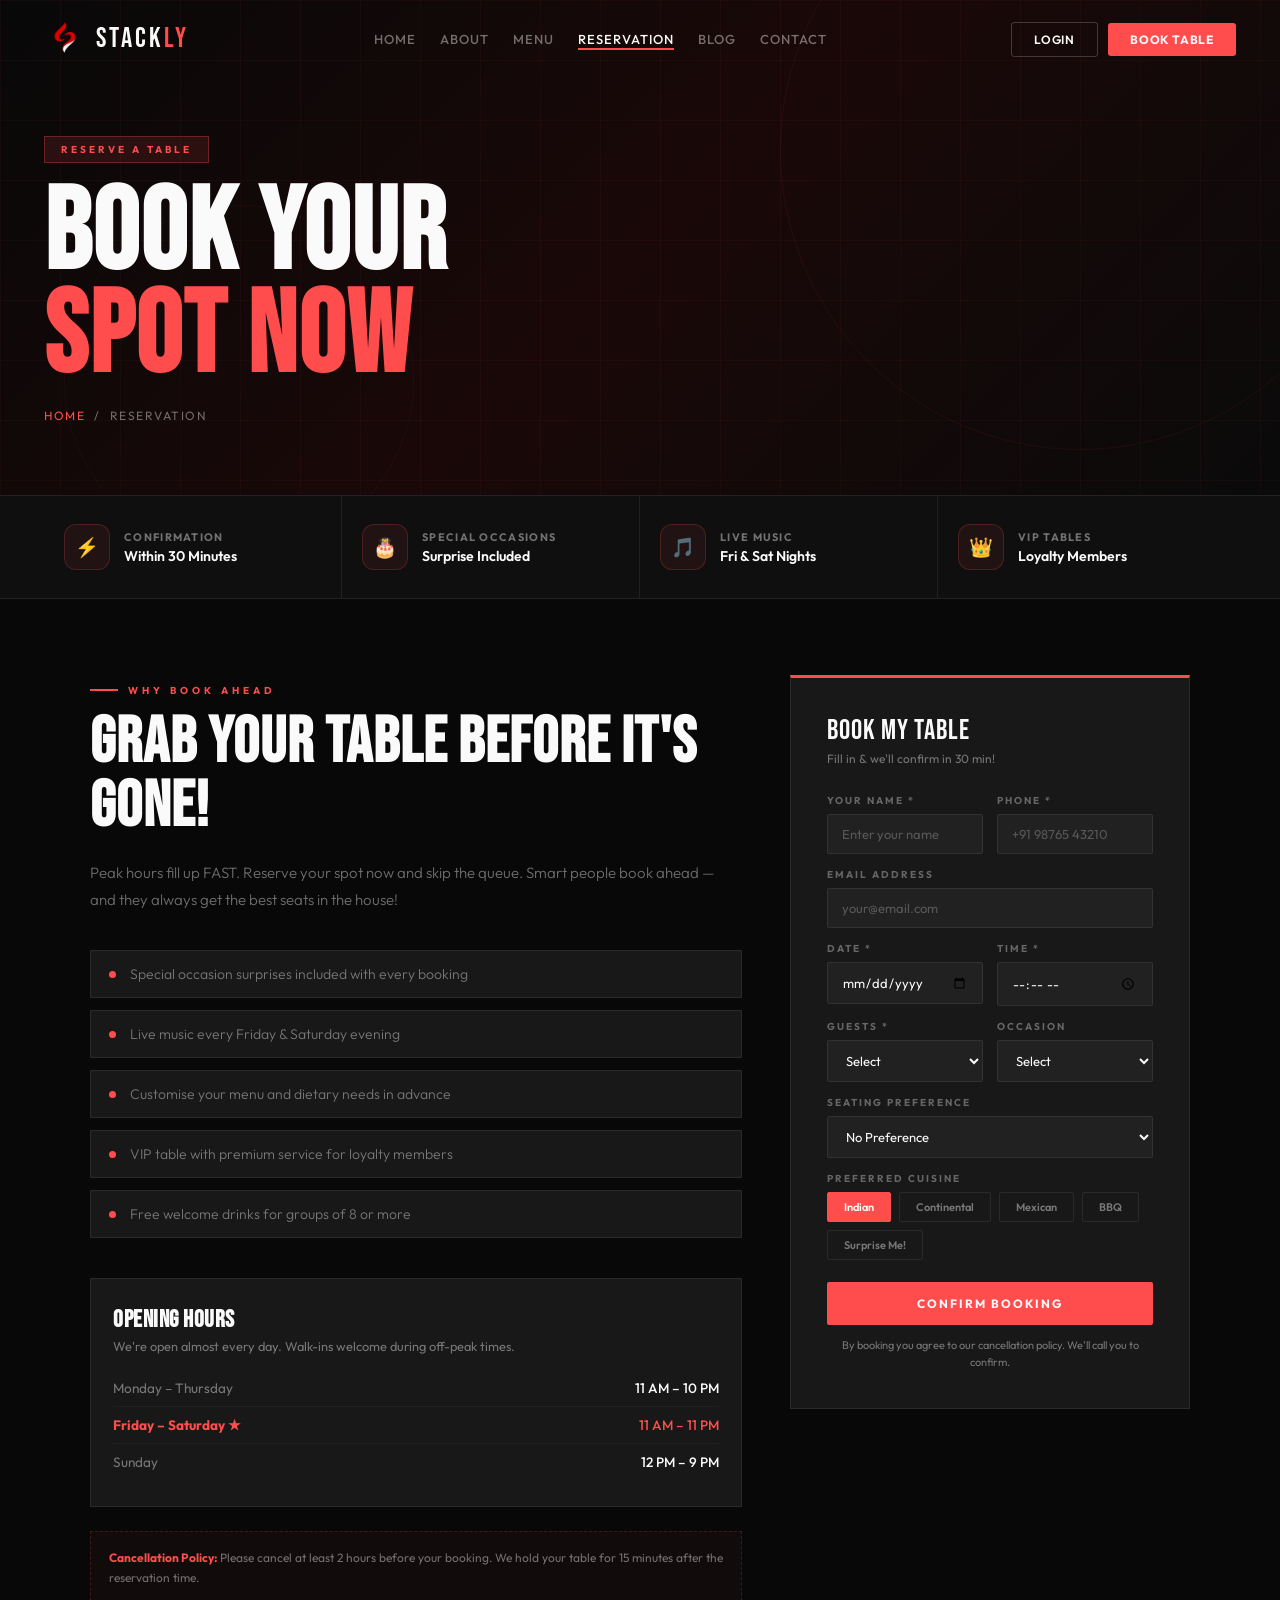
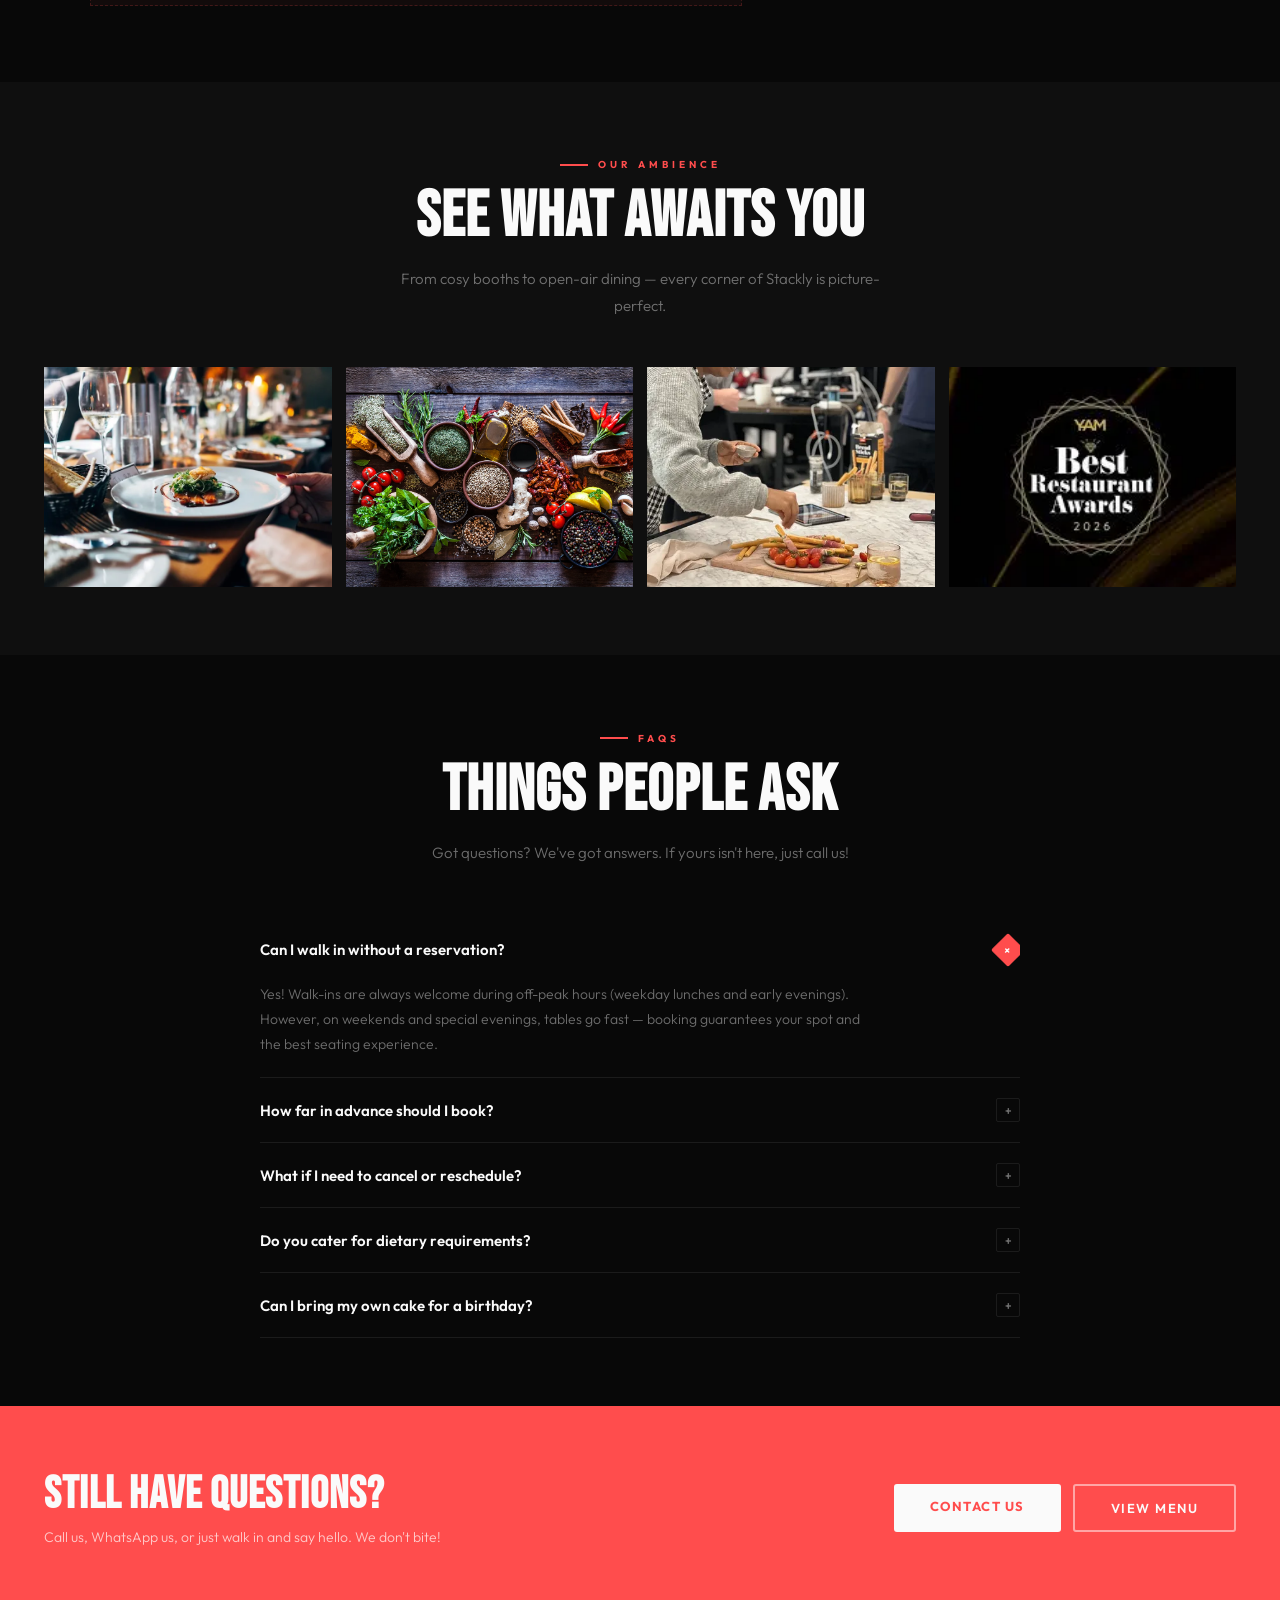
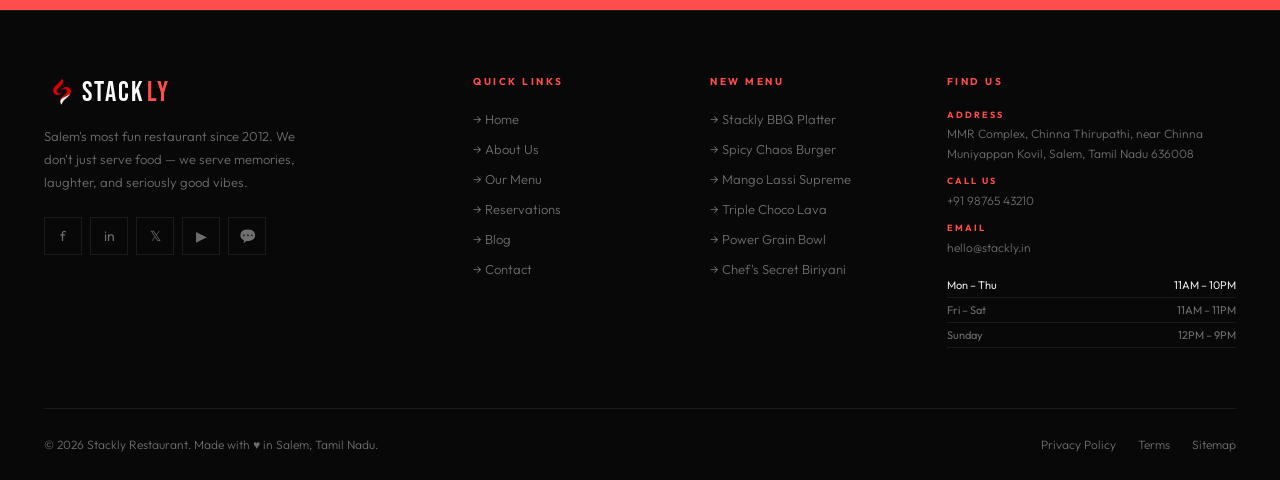
<file: reservation.html>
<!DOCTYPE html>
<html lang="en">
<head>
<meta charset="UTF-8">
<meta name="viewport" content="width=device-width, initial-scale=1.0">
<title>Stackly — Reserve a Table</title>
<link rel="preconnect" href="https://fonts.googleapis.com">
<link rel="preconnect" href="https://fonts.gstatic.com" crossorigin>
<link href="https://fonts.googleapis.com/css2?family=Bebas+Neue&family=Outfit:wght@300;400;500;600;700&display=swap" rel="stylesheet">
<link rel="stylesheet" href="./common.css">
<style>
img{max-width:100%;display:block;}

header{position:fixed;top:0;left:0;right:0;z-index:990;padding:22px 60px;display:flex;align-items:center;justify-content:space-between;transition:all .35s;}
header.sc{background:rgba(8,8,8,.95);backdrop-filter:blur(14px);padding:14px 60px;border-bottom:1px solid var(--border2);}
.logo{display:flex;align-items:center;gap:10px;text-decoration:none;}
.logo-stack{color:var(--white);}
.logo-ly{color:var(--red);}
nav{display:flex;gap:32px;}
nav a{font-size:13px;font-weight:500;color:var(--muted);letter-spacing:1px;text-transform:uppercase;transition:color .25s;position:relative;}
nav a::after{content:'';position:absolute;bottom:-3px;left:0;width:0;height:2px;background:var(--red);transition:width .3s;}
nav a:hover,nav a.active{color:var(--white);}
nav a:hover::after,nav a.active::after{width:100%;}
.nav-btns{display:flex;gap:10px;align-items:center;}
.fl-logo{display:flex;align-items:center;gap:2px;margin-bottom:14px;}
.fl-logo-img{width:36px;height:36px;object-fit:contain;flex-shrink:0;}
.fl-stack{font-family:var(--serif);font-size:28px;letter-spacing:2px;color:var(--white);}
.fl-ly{font-family:var(--serif);font-size:28px;letter-spacing:2px;color:var(--red);}

/* PAGE HERO */
.page-hero{position:relative;min-height:55vh;display:flex;align-items:flex-end;padding:0 60px 80px;overflow:hidden;background:linear-gradient(135deg,var(--black) 0%,#1a0808 50%,#0a0a0a 100%);}
.ph-grid{position:absolute;inset:0;background-image:linear-gradient(rgba(255,77,77,.04) 1px,transparent 1px),linear-gradient(90deg,rgba(255,77,77,.04) 1px,transparent 1px);background-size:60px 60px;}
.ph-circle{position:absolute;width:600px;height:600px;border-radius:50%;border:1px solid rgba(255,77,77,.07);top:-150px;right:-100px;animation:rot 35s linear infinite;}
.ph-circle2{position:absolute;width:350px;height:350px;border-radius:50%;border:1px solid rgba(255,77,77,.05);bottom:-60px;left:5%;animation:rot 22s linear infinite reverse;}
@keyframes rot{to{transform:rotate(360deg);}}
.ph-content{position:relative;z-index:1;padding-top:100px;}
.ph-tag{display:inline-flex;align-items:center;gap:8px;background:rgba(255,77,77,.12);border:1px solid rgba(255,77,77,.3);color:var(--red);font-size:10px;font-weight:700;letter-spacing:3px;text-transform:uppercase;padding:6px 16px;margin-bottom:20px;}
.ph-h1{font-family:var(--serif);font-size:clamp(60px,9vw,120px);line-height:.9;letter-spacing:2px;color:var(--white);}
.ph-h1 span{color:var(--red);display:block;}
.ph-breadcrumb{margin-top:18px;font-size:12px;color:var(--muted);letter-spacing:1.5px;text-transform:uppercase;}
.ph-breadcrumb a{color:var(--red);}

/* SHARED */
.lbl{display:inline-flex;align-items:center;gap:10px;font-size:10px;font-weight:700;color:var(--red);letter-spacing:4px;text-transform:uppercase;margin-bottom:14px;}
.lbl::before{content:'';width:28px;height:2px;background:var(--red);}
.sh2{font-family:var(--serif);font-size:clamp(40px,5vw,68px);color:var(--white);line-height:1;margin-bottom:16px;letter-spacing:1px;}
.sp{font-size:15px;color:var(--muted);line-height:1.8;font-weight:300;}
.fade-in.vis{opacity:1;}

/* PERKS STRIP */
.perks{background:var(--dark);border-top:1px solid var(--border2);border-bottom:1px solid var(--border2);padding:0 60px;}
.perks-inner{display:grid;grid-template-columns:repeat(4,1fr);}
.perk{display:flex;align-items:center;gap:14px;padding:28px 20px;border-right:1px solid var(--border2);position:relative;}
.perk:last-child{border-right:none;}
.perk::after{content:'';position:absolute;bottom:0;left:0;width:0;height:2px;background:var(--red);transition:width .3s;}
.perk:hover::after{width:100%;}
.perk-icon{width:46px;height:46px;border-radius:12px;flex-shrink:0;background:rgba(255,77,77,.08);border:1px solid rgba(255,77,77,.2);display:flex;align-items:center;justify-content:center;font-size:1.2rem;transition:all .25s;}
.perk:hover .perk-icon{background:var(--red);border-color:var(--red);}
.perk-label{font-size:.68rem;font-weight:700;letter-spacing:.12em;text-transform:uppercase;color:var(--muted);margin-bottom:3px;}
.perk-val{font-size:.88rem;color:var(--white);font-weight:600;}

/* MAIN */
.res-main{background:var(--black);padding:90px 60px;}
.res-main-inner{max-width:1100px;margin:0 auto;display:grid;grid-template-columns:1fr 420px;gap:56px;align-items:start;}
.res-intro{font-size:15px;color:var(--muted);line-height:1.85;margin:20px 0 36px;font-weight:300;}
.res-feats{display:flex;flex-direction:column;gap:12px;margin-bottom:40px;}
.res-feat{display:flex;align-items:center;gap:14px;padding:14px 18px;background:var(--card);border:1px solid var(--border2);transition:border-color .25s;}
.res-feat:hover{border-color:rgba(255,77,77,.3);}
.res-feat::before{content:'';width:7px;height:7px;background:var(--red);border-radius:50%;flex-shrink:0;}
.res-feat-text{font-size:14px;color:var(--muted);font-weight:300;}
.res-hours{background:var(--card);border:1px solid var(--border2);padding:26px 22px;margin-bottom:24px;}
.res-hours h3{font-family:var(--serif);font-size:1.5rem;color:var(--white);margin-bottom:4px;letter-spacing:.5px;}
.res-hours p{font-size:.8rem;color:var(--muted);margin-bottom:16px;}
.hr-row{display:flex;justify-content:space-between;align-items:center;padding:9px 0;border-bottom:1px solid rgba(255,255,255,.04);font-size:.85rem;}
.hr-row:last-child{border-bottom:none;}
.hr-day{color:var(--muted);}
.hr-time{color:var(--white);font-weight:500;}
.hr-row.today .hr-day{color:var(--red);font-weight:700;}
.hr-row.today .hr-time{color:var(--red);}
.res-policy{font-size:12px;color:var(--muted);line-height:1.7;padding:16px 18px;border:1px dashed rgba(255,77,77,.2);background:rgba(255,77,77,.04);}
.res-policy strong{color:var(--red);}

/* BOOKING CARD */
.res-card{background:var(--card);border:1px solid var(--border2);border-top:3px solid var(--red);padding:36px;position:sticky;top:80px;}
.res-t{font-family:var(--serif);font-size:28px;letter-spacing:1px;color:var(--white);margin-bottom:4px;}
.res-s{font-size:12px;color:var(--muted);margin-bottom:28px;}
.frow{display:grid;grid-template-columns:1fr 1fr;gap:14px;}
.fg{margin-bottom:14px;}
.fg label{display:block;font-size:10px;font-weight:700;color:rgba(250,250,250,.35);letter-spacing:2px;text-transform:uppercase;margin-bottom:7px;}
.fg input,.fg select{width:100%;background:var(--card2);border:1px solid var(--border2);border-radius:2px;padding:11px 14px;font-size:13px;font-family:var(--sans);color:var(--white);transition:border-color .2s;}
.fg input:focus,.fg select:focus{outline:none;border-color:var(--red);}
.fg select option{background:var(--card);}
.fg input::placeholder{color:rgba(250,250,250,.25);}
.pills{display:flex;gap:8px;flex-wrap:wrap;margin-top:7px;}
.pill{padding:7px 16px;border:1.5px solid var(--border2);border-radius:2px;font-size:11px;font-weight:600;color:var(--muted);cursor:pointer;transition:all .2s;}
.pill.on,.pill:hover{background:var(--red);border-color:var(--red);color:var(--white);}
.sub-btn{width:100%;padding:14px;background:var(--red);font-size:12px;font-weight:700;color:var(--white);letter-spacing:2px;text-transform:uppercase;transition:all .2s;margin-top:8px;border-radius:2px;cursor:pointer;border:none;font-family:var(--sans);}
.sub-btn:hover{background:var(--red-lt);transform:translateY(-1px);box-shadow:0 8px 24px rgba(255,77,77,.4);}
.form-note{font-size:11px;color:var(--muted);text-align:center;margin-top:12px;line-height:1.6;}

/* GALLERY */
.gal-strip{background:var(--dark);padding:80px 60px;}
.gal-head{text-align:center;margin-bottom:48px;}
.gal-head .sp{margin:0 auto;}
.gal-grid{display:grid;grid-template-columns:repeat(4,1fr);gap:14px;}
.gal-img{width:100%;height:220px;object-fit:cover;transition:transform .4s,opacity .3s;}
.gal-item{overflow:hidden;}
.gal-item:hover .gal-img{transform:scale(1.06);opacity:.88;}

/* FAQ */
.faq{background:var(--black);padding:80px 60px;}
.faq-head{text-align:center;margin-bottom:52px;}
.faq-head .sp{max-width:500px;margin:0 auto;}
.faq-list{max-width:760px;margin:0 auto;}
.faq-item{border-bottom:1px solid var(--border2);}
.faq-q{display:flex;align-items:center;justify-content:space-between;padding:20px 0;cursor:pointer;font-size:15px;font-weight:600;color:var(--white);gap:16px;}
.faq-q span{flex:1;}
.faq-arrow{width:24px;height:24px;border:1.5px solid var(--border2);display:flex;align-items:center;justify-content:center;font-size:12px;color:var(--muted);transition:all .25s;flex-shrink:0;border-radius:2px;}
.faq-item.open .faq-arrow{background:var(--red);border-color:var(--red);color:var(--white);transform:rotate(45deg);}
.faq-a{display:none;padding:0 0 20px;font-size:14px;color:var(--muted);line-height:1.8;font-weight:300;max-width:600px;}
.faq-item.open .faq-a{display:block;}

/* CTA BANNER */
.res-cta{background:var(--red);padding:72px 60px;display:flex;align-items:center;justify-content:space-between;gap:30px;flex-wrap:wrap;}
.res-cta-text h3{font-family:var(--serif);font-size:clamp(28px,3.5vw,48px);color:var(--white);letter-spacing:1px;line-height:1.1;}
.res-cta-text p{font-size:14px;color:rgba(255,255,255,.7);margin-top:8px;font-weight:300;}
.res-cta-btns{display:flex;gap:12px;flex-shrink:0;}

/* FOOTER */
footer{background:var(--black);padding:80px 60px 32px;border-top:1px solid var(--border2);}
.fg-grid{display:grid;grid-template-columns:2fr 1fr 1fr 1.5fr;gap:60px;margin-bottom:60px;}
.fl-desc{font-size:13px;color:var(--muted);line-height:1.8;margin-bottom:22px;max-width:260px;font-weight:300;}
.fl-socs{display:flex;gap:8px;}
.fl-soc{width:38px;height:38px;border:1px solid var(--border2);display:flex;align-items:center;justify-content:center;font-size:14px;color:var(--muted);transition:all .2s;}
.fl-soc:hover{background:var(--red);border-color:var(--red);color:var(--white);}
.fc h4{font-size:10px;font-weight:700;color:var(--red);letter-spacing:2.5px;text-transform:uppercase;margin-bottom:20px;}
.fc ul{display:flex;flex-direction:column;gap:10px;}
.fc ul li a{font-size:13px;color:var(--muted);transition:color .2s;font-weight:300;}
.fc ul li a:hover{color:var(--white);}
.fc-inf{font-size:12px;color:var(--muted);margin-bottom:10px;line-height:1.65;font-weight:300;}
.fc-inf strong{color:var(--red);display:block;font-size:9px;text-transform:uppercase;letter-spacing:2px;margin-bottom:2px;font-weight:700;}
.fc-hrs{margin-top:16px;}
.fc-hr{display:flex;justify-content:space-between;font-size:11px;color:var(--muted);padding:5px 0;border-bottom:1px solid var(--border2);}
.fc-hr:first-child{color:var(--white-dk);}
.ftr-btm{border-top:1px solid var(--border2);padding-top:28px;display:flex;align-items:center;justify-content:space-between;flex-wrap:wrap;gap:14px;}
.ftr-copy{font-size:12px;color:var(--muted);font-weight:300;}
.ftr-links{display:flex;gap:22px;}
.ftr-links a{font-size:12px;color:var(--muted);transition:color .2s;font-weight:300;}
.ftr-links a:hover{color:var(--red);}
.fv-error{display:none;color:var(--red);font-size:11px;margin-top:5px;font-weight:500;}
.fv-error.show{display:block;}
input.fv-invalid,select.fv-invalid{border-color:var(--red)!important;box-shadow:0 0 0 2px rgba(255,77,77,.18);}
input.fv-ok,select.fv-ok{border-color:rgba(80,200,100,.55)!important;}

/* ============================================================
   RESPONSIVE — RESERVATION PAGE (ALL BREAKPOINTS)
   ============================================================ */

/* 1536px — Large desktops / 4K scaled */
@media (max-width: 1536px) {
  header { padding: 20px 50px; }
  header.sc { padding: 13px 50px; }
  .page-hero { padding: 0 50px 76px; }
  .perks { padding: 0 50px; }
  .res-main { padding: 80px 50px; }
  .gal-strip { padding: 72px 50px; }
  .faq { padding: 72px 50px; }
  .res-cta { padding: 66px 50px; }
  footer { padding: 72px 50px 30px; }
}

/* 1280px — Standard desktop */
@media (max-width: 1280px) {
  header { padding: 18px 44px; }
  header.sc { padding: 12px 44px; }
  nav { gap: 24px; }
  .page-hero { padding: 0 44px 72px; }
  .perks { padding: 0 44px; }
  .res-main { padding: 76px 44px; }
  .res-main-inner { gap: 48px; grid-template-columns: 1fr 400px; }
  .gal-strip { padding: 68px 44px; }
  .faq { padding: 68px 44px; }
  .res-cta { padding: 64px 44px; }
  footer { padding: 64px 44px 28px; }
  .fg-grid { gap: 44px; }
}

/* 1024px — Small desktop / large tablet landscape */
@media (max-width: 1024px) {
  header { padding: 18px 40px; }
  header.sc { padding: 12px 40px; }
  .page-hero { padding: 0 40px 70px; }
  .perks { padding: 0 40px; }
  .res-main { padding: 72px 40px; }
  .res-main-inner { gap: 40px; grid-template-columns: 1fr 380px; }
  .gal-strip { padding: 64px 40px; }
  .faq { padding: 64px 40px; }
  .res-cta { padding: 60px 40px; }
  footer { padding: 60px 40px 28px; }
  .fg-grid { grid-template-columns: 1fr 1fr; gap: 40px; }
}

/* 900px — Tablet portrait wide (nav collapses) */
@media (max-width: 900px) {
  header { padding: 18px 32px; }
  header.sc { padding: 12px 32px; }
  nav, .nav-btns { display: none !important; }
  .ham { display: flex !important; }
  .page-hero { padding: 0 32px 64px; min-height: 48vh; }
  .perks { padding: 0 32px; }
  .perks-inner { grid-template-columns: 1fr 1fr; }
  .perk { border-right: none; border-bottom: 1px solid var(--border2); padding: 22px 16px; }
  .perk:nth-child(3), .perk:nth-child(4) { border-bottom: none; }
  .res-main { padding: 64px 32px; }
  .res-main-inner { grid-template-columns: 1fr; gap: 44px; }
  .res-card { position: static; padding: 30px 28px; }
  .gal-strip { padding: 56px 32px; }
  .gal-grid { grid-template-columns: repeat(2, 1fr); }
  .faq { padding: 56px 32px; }
  .res-cta { flex-direction: column; text-align: center; padding: 48px 32px; }
  .res-cta-btns { justify-content: center; }
  footer { padding: 56px 32px 28px; }
  .fg-grid { grid-template-columns: 1fr 1fr; gap: 36px; }
}

/* 768px — Tablet portrait / large phone landscape */
@media (max-width: 768px) {
  header { padding: 14px 20px; background: rgba(8,8,8,.97); backdrop-filter: blur(12px); border-bottom: 1px solid var(--border); }
  header.sc { padding: 14px 20px; }
  .page-hero { padding: 0 20px 56px; min-height: 44vh; }
  .ph-h1 { font-size: clamp(48px, 10vw, 80px); }
  .perks { padding: 0 20px; }
  .perks-inner { grid-template-columns: 1fr 1fr; }
  .perk { padding: 18px 14px; gap: 12px; }
  .res-main { padding: 56px 20px; }
  .res-card { padding: 28px 22px; }
  .gal-strip { padding: 52px 20px; }
  .gal-grid { grid-template-columns: repeat(2, 1fr); gap: 10px; }
  .gal-img { height: 180px; }
  .faq { padding: 52px 20px; }
  .res-cta { padding: 44px 20px; }
  footer { padding: 52px 20px 24px; }
  .fg-grid { grid-template-columns: 1fr 1fr; gap: 28px; }
  .ftr-btm { flex-direction: column; text-align: center; gap: 12px; }
  .ftr-links { justify-content: center; flex-wrap: wrap; gap: 14px; }
}

/* 640px — Large phone portrait */
@media (max-width: 640px) {
  .page-hero { padding: 0 20px 52px; min-height: 42vh; }
  .res-main { padding: 52px 20px; }
  .res-card { padding: 26px 20px; }
  .gal-img { height: 165px; }
  .gal-grid { gap: 9px; }
  .faq { padding: 48px 20px; }
  .res-cta { padding: 42px 20px; }
  .fg-grid { grid-template-columns: 1fr; gap: 28px; }
  footer { padding: 48px 20px 22px; }
}

/* 480px — Standard phone portrait */
@media (max-width: 480px) {
  .page-hero { padding: 0 20px 48px; min-height: 40vh; }
  .ph-h1 { font-size: clamp(40px, 11vw, 60px); }
  .ph-tag { font-size: 9px; padding: 5px 12px; letter-spacing: 2px; }
  .perks-inner { grid-template-columns: 1fr; }
  .perk { padding: 16px; border-bottom: 1px solid var(--border2) !important; border-right: none !important; }
  .perk:last-child { border-bottom: none !important; }
  .res-main { padding: 48px 20px; }
  .res-card { padding: 24px 18px; }
  .res-t { font-size: 24px; }
  .frow { grid-template-columns: 1fr; }
  .pills { gap: 6px; }
  .pill { padding: 7px 12px; font-size: 10px; }
  .gal-grid { grid-template-columns: 1fr 1fr; gap: 8px; }
  .gal-img { height: 150px; }
  .faq { padding: 44px 20px; }
  .faq-q { font-size: 14px; }
  .res-cta { padding: 40px 20px; }
  footer { padding: 44px 20px 20px; }
  .fl-socs { flex-wrap: wrap; }
}

/* 425px — Large phone portrait */
@media (max-width: 425px) {
  .res-main { padding: 44px 18px; }
  .res-card { padding: 22px 16px; }
  .gal-img { height: 140px; }
  .faq { padding: 42px 18px; }
  .res-cta { padding: 38px 18px; }
}

/* 375px — iPhone SE / small phones */
@media (max-width: 375px) {
  .page-hero { padding: 0 16px 44px; }
  .ph-h1 { font-size: clamp(36px, 11vw, 50px); line-height: .88; }
  .ph-breadcrumb { font-size: 10px; }
  .perks { padding: 0 16px; }
  .res-main { padding: 40px 16px; }
  .res-card { padding: 20px 16px; }
  .res-t { font-size: 22px; }
  .fg input, .fg select { padding: 10px 12px; font-size: 12px; }
  .sub-btn { padding: 13px; font-size: 11px; letter-spacing: 1px; }
  .gal-strip { padding: 40px 16px; }
  .gal-img { height: 130px; }
  .faq { padding: 40px 16px; }
  .faq-q { font-size: 13px; padding: 16px 0; }
  .faq-a { font-size: 13px; }
  .res-cta { padding: 36px 16px; }
  .res-cta-text h3 { font-size: 26px; }
  footer { padding: 40px 16px 18px; }
  .ftr-links { gap: 12px; }
  .ftr-copy { font-size: 10px; }
  .fc h4 { font-size: 9px; }
}

/* 320px — Very small phones */
@media (max-width: 320px) {
  .page-hero { padding: 0 14px 40px; }
  .ph-h1 { font-size: 34px; letter-spacing: 0; }
  .ph-tag { display: none; }
  .res-main { padding: 36px 14px; }
  .res-card { padding: 18px 14px; }
  .res-t { font-size: 20px; }
  .fg label { font-size: 9px; }
  .fg input, .fg select { padding: 9px 10px; font-size: 11px; }
  .pill { padding: 6px 10px; font-size: 9px; }
  .sub-btn { padding: 12px; font-size: 10px; letter-spacing: 1px; }
  .gal-grid { grid-template-columns: 1fr; }
  .gal-img { height: 160px; }
  .faq { padding: 32px 14px; }
  .faq-q { font-size: 12px; }
  .res-cta { padding: 32px 14px; }
  .btn-white, .btn-red-out { width: 100%; text-align: center; padding: 12px 16px; }
  footer { padding: 36px 14px 16px; }
}

/* Accessibility — respect reduced-motion preference */
@media (prefers-reduced-motion: reduce) {
  *, *::before, *::after { animation: none !important; transition: none !important; }
}
</style>
</head>
<body>

<div id="sb"></div>

<header id="hdr">
  <a href="./index.html" class="logo">
    <img src="./assets/stackly logo.webp" alt="Stackly Logo" class="logo-img">
    <span class="logo-text"><span class="logo-stack">STACK</span><span class="logo-ly">LY</span></span>
  </a>
  <nav>
    <a href="./index.html">Home</a>
    <a href="./about.html">About</a>
    <a href="./menu.html">Menu</a>
    <a href="./reservation.html" class="active">Reservation</a>
    <a href="./blog.html">Blog</a>
    <a href="./contact.html">Contact</a>
  </nav>
  <div class="nav-btns">
    <a href="./login.html" class="btn-ghost">Login</a>
    <a href="#" class="btn-red">Book Table</a>
  </div>
  <button class="ham" id="ham"><span></span><span></span><span></span></button>
</header>

<div class="mob" id="mm">
  <button class="mob-close" id="mm-close" aria-label="Close menu">✕</button>
  <a href="./index.html" onclick="cm()">HOME</a>
  <a href="./about.html" onclick="cm()">ABOUT</a>
  <a href="./menu.html" onclick="cm()">MENU</a>
  <a href="./reservation.html" onclick="cm()">RESERVATION</a>
  <a href="./blog.html" onclick="cm()">BLOG</a>
  <a href="./contact.html" onclick="cm()">CONTACT</a>
  <div class="mob-btns">
    <a href="./login.html" class="btn-ghost" onclick="cm()">Login</a>
    <a href="./404page.html" class="btn-red" onclick="cm()">Book Table</a>
  </div>
</div>

<section class="page-hero">
  <div class="ph-grid"></div>
  <div class="ph-circle"></div>
  <div class="ph-circle2"></div>
  <div class="ph-content">
    <div class="ph-tag">Reserve a Table</div>
    <h1 class="ph-h1">BOOK YOUR<span>SPOT NOW</span></h1>
    <div class="ph-breadcrumb"><a href="./index.html">Home</a> &nbsp;/&nbsp; Reservation</div>
  </div>
</section>

<div class="perks">
  <div class="perks-inner">
    <div class="perk fade-up">
      <div class="perk-icon">⚡</div>
      <div><div class="perk-label">Confirmation</div><div class="perk-val">Within 30 Minutes</div></div>
    </div>
    <div class="perk fade-up" style="transition-delay:.08s">
      <div class="perk-icon">🎂</div>
      <div><div class="perk-label">Special Occasions</div><div class="perk-val">Surprise Included</div></div>
    </div>
    <div class="perk fade-up" style="transition-delay:.16s">
      <div class="perk-icon">🎵</div>
      <div><div class="perk-label">Live Music</div><div class="perk-val">Fri &amp; Sat Nights</div></div>
    </div>
    <div class="perk fade-up" style="transition-delay:.24s">
      <div class="perk-icon">👑</div>
      <div><div class="perk-label">VIP Tables</div><div class="perk-val">Loyalty Members</div></div>
    </div>
  </div>
</div>

<div class="res-main" id="booking">
  <div class="res-main-inner">
    <div class="res-left fade-up">
      <div class="lbl">Why Book Ahead</div>
      <h2 class="sh2">Grab Your Table Before It's Gone!</h2>
      <p class="res-intro">Peak hours fill up FAST. Reserve your spot now and skip the queue. Smart people book ahead — and they always get the best seats in the house!</p>
      <div class="res-feats">
        <div class="res-feat"><span class="res-feat-text">Special occasion surprises included with every booking</span></div>
        <div class="res-feat"><span class="res-feat-text">Live music every Friday &amp; Saturday evening</span></div>
        <div class="res-feat"><span class="res-feat-text">Customise your menu and dietary needs in advance</span></div>
        <div class="res-feat"><span class="res-feat-text">VIP table with premium service for loyalty members</span></div>
        <div class="res-feat"><span class="res-feat-text">Free welcome drinks for groups of 8 or more</span></div>
      </div>
      <div class="res-hours">
        <h3>Opening Hours</h3>
        <p>We're open almost every day. Walk-ins welcome during off-peak times.</p>
        <div class="hr-row"><span class="hr-day">Monday – Thursday</span><span class="hr-time">11 AM – 10 PM</span></div>
        <div class="hr-row today"><span class="hr-day">Friday – Saturday ★</span><span class="hr-time">11 AM – 11 PM</span></div>
        <div class="hr-row"><span class="hr-day">Sunday</span><span class="hr-time">12 PM – 9 PM</span></div>
      </div>
      <div class="res-policy">
        <strong>Cancellation Policy:</strong> Please cancel at least 2 hours before your booking. We hold your table for 15 minutes after the reservation time.
      </div>
    </div>

    <div class="fade-up" style="transition-delay:.15s">
      <div class="res-card">
        <div class="res-t">Book My Table</div>
        <div class="res-s">Fill in &amp; we'll confirm in 30 min!</div>
        <div class="frow">
          <div class="fg">
            <label>Your Name *</label>
            <input type="text" id="bmtName" placeholder="Enter your name"
              oninput="this.value=this.value.replace(/[^A-Za-z\s'\-]/g,'')"
              onkeypress="return /[A-Za-z\s'\-]/.test(event.key)">
            <span id="bmtNameErr" class="fv-error">Name must contain letters only.</span>
          </div>
          <div class="fg">
            <label>Phone *</label>
            <input type="tel" id="bmtPhone" placeholder="+91 98765 43210"
              oninput="this.value=this.value.replace(/[^0-9+\-\s]/g,'')"
              onkeypress="return /[0-9+\-\s]/.test(event.key)">
            <span id="bmtPhoneErr" class="fv-error">Phone must be digits only.</span>
          </div>
        </div>
        <div class="fg">
          <label>Email Address</label>
          <input type="email" placeholder="your@email.com">
        </div>
        <div class="frow">
          <div class="fg"><label>Date *</label><input type="date" id="bmtDate"><span id="bmtDateErr" class="fv-error">Please select a date.</span></div>
          <div class="fg"><label>Time *</label><input type="time" id="bmtTime"><span id="bmtTimeErr" class="fv-error">Please select a time.</span></div>
        </div>
        <div class="frow">
          <div class="fg">
            <label>Guests *</label>
            <select id="bmtGuests">
              <option value="">Select</option>
              <option>1</option><option>2</option><option>3</option><option>4</option>
              <option>5-8</option><option>9+</option>
            </select>
            <span id="bmtGuestsErr" class="fv-error">Please select number of guests.</span>
          </div>
          <div class="fg">
            <label>Occasion</label>
            <select>
              <option value="">Select</option>
              <option>Birthday</option><option>Anniversary</option><option>Wedding</option>
              <option>Business</option><option>Casual Dining</option>
            </select>
          </div>
        </div>
        <div class="fg">
          <label>Seating Preference</label>
          <select>
            <option value="">No Preference</option>
            <option>Indoor — AC Dining Hall</option>
            <option>Outdoor — Garden Patio</option>
            <option>Private Booth</option>
            <option>Bar Seating</option>
          </select>
        </div>
        <div class="fg">
          <label>Preferred Cuisine</label>
          <div class="pills">
            <span class="pill on" onclick="sp(this)">Indian</span>
            <span class="pill" onclick="sp(this)">Continental</span>
            <span class="pill" onclick="sp(this)">Mexican</span>
            <span class="pill" onclick="sp(this)">BBQ</span>
            <span class="pill" onclick="sp(this)">Surprise Me!</span>
          </div>
        </div>
        <button class="sub-btn" onclick="confirmBooking()">Confirm Booking</button>
        <p class="form-note">By booking you agree to our cancellation policy. We'll call you to confirm.</p>
      </div>
    </div>
  </div>
</div>

<div class="gal-strip">
  <div class="gal-head fade-up">
    <div class="lbl">Our Ambience</div>
    <h2 class="sh2">See What Awaits You</h2>
    <p class="sp">From cosy booths to open-air dining — every corner of Stackly is picture-perfect.</p>
  </div>
  <div class="gal-grid">
    <div class="gal-item fade-up"><img class="gal-img" src="./assets/interior.webp" alt="Interior"></div>
    <div class="gal-item fade-up" style="transition-delay:.08s"><img class="gal-img" src="./assets/ingredients.webp" alt="Fresh Ingredients"></div>
    <div class="gal-item fade-up" style="transition-delay:.16s"><img class="gal-img" src="./assets/behind the scene.webp" alt="Behind the Scenes"></div>
    <div class="gal-item fade-up" style="transition-delay:.24s"><img class="gal-img" src="./assets/best.webp" alt="Stackly Best"></div>
  </div>
</div>

<div class="faq">
  <div class="faq-head fade-up">
    <div class="lbl">FAQs</div>
    <h2 class="sh2">Things People Ask</h2>
    <p class="sp">Got questions? We've got answers. If yours isn't here, just call us!</p>
  </div>
  <div class="faq-list">
    <div class="faq-item open">
      <div class="faq-q" onclick="toggleFaq(this)"><span>Can I walk in without a reservation?</span><div class="faq-arrow">+</div></div>
      <div class="faq-a">Yes! Walk-ins are always welcome during off-peak hours (weekday lunches and early evenings). However, on weekends and special evenings, tables go fast — booking guarantees your spot and the best seating experience.</div>
    </div>
    <div class="faq-item">
      <div class="faq-q" onclick="toggleFaq(this)"><span>How far in advance should I book?</span><div class="faq-arrow">+</div></div>
      <div class="faq-a">For weekday dinners, a day in advance is plenty. For weekends, special occasions, or parties of 6+, we recommend booking 3–5 days ahead. Peak holiday seasons can fill up weeks in advance!</div>
    </div>
    <div class="faq-item">
      <div class="faq-q" onclick="toggleFaq(this)"><span>What if I need to cancel or reschedule?</span><div class="faq-arrow">+</div></div>
      <div class="faq-a">No problem at all — life happens! Just call us or WhatsApp at least 2 hours before your reservation. We hold tables for 15 minutes, so if you're running late, give us a quick ring.</div>
    </div>
    <div class="faq-item">
      <div class="faq-q" onclick="toggleFaq(this)"><span>Do you cater for dietary requirements?</span><div class="faq-arrow">+</div></div>
      <div class="faq-a">Absolutely! Vegan, gluten-free, Jain, and other dietary needs are fully accommodated. Just mention it in your booking or let our staff know when you arrive. Our chefs love the challenge!</div>
    </div>
    <div class="faq-item">
      <div class="faq-q" onclick="toggleFaq(this)"><span>Can I bring my own cake for a birthday?</span><div class="faq-arrow">+</div></div>
      <div class="faq-a">Yes! Outside cakes are welcome with a small plating fee. Better yet — let our pastry chef bake you something magical. Just let us know when booking and we'll sort out the surprise.</div>
    </div>
  </div>
</div>

<div class="res-cta fade-up">
  <div class="res-cta-text">
    <h3>Still Have Questions?</h3>
    <p>Call us, WhatsApp us, or just walk in and say hello. We don't bite!</p>
  </div>
  <div class="res-cta-btns">
    <a href="./contact.html" class="btn-white">Contact Us</a>
    <a href="./menu.html" class="btn-red-out">View Menu</a>
  </div>
</div>

<footer id="footer">
  <div class="fg-grid">
    <div>
      <div class="fl-logo"><img src="./assets/stackly logo.webp" alt="Stackly" class="fl-logo-img"><span class="fl-stack">STACK</span><span class="fl-ly">LY</span></div>
      <p class="fl-desc">Salem's most fun restaurant since 2012. We don't just serve food — we serve memories, laughter, and seriously good vibes.</p>
      <div class="fl-socs">
        <a href="./404page.html" class="fl-soc">f</a><a href="./404page.html" class="fl-soc">in</a>
        <a href="./404page.html" class="fl-soc">𝕏</a><a href="./404page.html" class="fl-soc">▶</a><a href="./404page.html" class="fl-soc">💬</a>
      </div>
    </div>
    <div class="fc">
      <h4>Quick Links</h4>
      <ul>
        <li><a href="./index.html">→ Home</a></li><li><a href="./about.html">→ About Us</a></li>
        <li><a href="./menu.html">→ Our Menu</a></li><li><a href="./reservation.html">→ Reservations</a></li>
        <li><a href="./blog.html">→ Blog</a></li><li><a href="./contact.html">→ Contact</a></li>
      </ul>
    </div>
    <div class="fc">
      <h4>New Menu</h4>
      <ul>
        <li><a href="./404page.html">→ Stackly BBQ Platter</a></li><li><a href="./404page.html">→ Spicy Chaos Burger</a></li>
        <li><a href="./404page.html">→ Mango Lassi Supreme</a></li><li><a href="./404page.html">→ Triple Choco Lava</a></li>
        <li><a href="./404page.html">→ Power Grain Bowl</a></li><li><a href="./404page.html">→ Chef's Secret Biriyani</a></li>
      </ul>
    </div>
    <div class="fc">
      <h4>Find Us</h4>
      <div class="fc-inf"><strong>Address</strong>MMR Complex, Chinna Thirupathi, near Chinna Muniyappan Kovil, Salem, Tamil Nadu 636008</div>
      <div class="fc-inf"><strong>Call Us</strong>+91 98765 43210</div>
      <div class="fc-inf"><strong>Email</strong>hello@stackly.in</div>
      <div class="fc-hrs">
        <div class="fc-hr"><span>Mon – Thu</span><span>11AM – 10PM</span></div>
        <div class="fc-hr"><span>Fri – Sat</span><span>11AM – 11PM</span></div>
        <div class="fc-hr"><span>Sunday</span><span>12PM – 9PM</span></div>
      </div>
    </div>
  </div>
  <div class="ftr-btm">
    <div class="ftr-copy">© 2026 Stackly Restaurant. Made with ♥ in Salem, Tamil Nadu.</div>
    <div class="ftr-links"><a href="./404page.html">Privacy Policy</a><a href="./404page.html">Terms</a><a href="./404page.html">Sitemap</a></div>
  </div>
</footer>

<script>
window.addEventListener('scroll',function(){
  var t=document.documentElement.scrollHeight-window.innerHeight;
  var sb=document.getElementById('sb');
  if(sb)sb.style.width=(window.scrollY/t*100)+'%';
  var hdr=document.getElementById('hdr');
  if(hdr)hdr.classList.toggle('sc',window.scrollY>60);
});
var obs=new IntersectionObserver(function(e){
  e.forEach(function(x){if(x.isIntersecting){x.target.classList.add('vis');obs.unobserve(x.target);}});
},{threshold:.1,rootMargin:'0px 0px -36px 0px'});
document.querySelectorAll('.fade-up,.fade-in').forEach(function(el){obs.observe(el);});
var hamBtn=document.getElementById('ham');
var mobMenu=document.getElementById('mm');
var mobClose=document.getElementById('mm-close');
if(hamBtn&&mobMenu){hamBtn.addEventListener('click',function(){mobMenu.classList.toggle('open');hamBtn.classList.toggle('open');});}
if(mobClose&&mobMenu){mobClose.addEventListener('click',function(){mobMenu.classList.remove('open');if(hamBtn)hamBtn.classList.remove('open');});}
function cm(){if(mobMenu)mobMenu.classList.remove('open');if(hamBtn)hamBtn.classList.remove('open');}
function sp(el){var parent=el.closest('.pills')||el.parentElement;if(parent)parent.querySelectorAll('.pill').forEach(function(p){p.classList.remove('on');});el.classList.add('on');}
function confirmBooking(){
  var valid=true;
  function setErr(id,errId,msg){
    var el=document.getElementById(id);
    var err=document.getElementById(errId);
    if(!el)return;
    var val=(el.value||'').trim();
    if(!val){
      el.classList.add('fv-invalid');el.classList.remove('fv-ok');
      if(err){err.textContent=msg;err.classList.add('show');}
      valid=false;
    } else {
      el.classList.remove('fv-invalid');el.classList.add('fv-ok');
      if(err)err.classList.remove('show');
    }
  }
  setErr('bmtName','bmtNameErr','Please enter your name.');
  setErr('bmtPhone','bmtPhoneErr','Please enter your phone number.');
  setErr('bmtDate','bmtDateErr','Please select a date.');
  setErr('bmtTime','bmtTimeErr','Please select a time.');
  setErr('bmtGuests','bmtGuestsErr','Please select number of guests.');
  if(valid){window.location.href='./404page.html';}
}
function toggleFaq(btn){var item=btn.closest('.faq-item');if(item)item.classList.toggle('open');}
(function(){var path=window.location.pathname.split('/').pop()||'index.html';document.querySelectorAll('nav a').forEach(function(a){a.classList.remove('active');var href=(a.getAttribute('href')||'').split('/').pop();if(href===path)a.classList.add('active');});})();
</script>
</body>
</html>
</file>
<file: common.css>
/* ===================================================
   STACKLY — common.css  (shared styles for all pages)
   =================================================== */

/* ── VARIABLES & RESET ── */
:root{
  --black:#080808;
  --dark:#0f0f0f;
  --card:#181818;
  --card2:#212121;
  --red:#ff4d4d;
  --red-dk:#e63535;
  --red-lt:#ff7070;
  --white:#fafafa;
  --white-dk:#e8e8e8;
  --muted:rgba(250,250,250,0.42);
  --border:rgba(255,77,77,0.12);
  --border2:rgba(250,250,250,0.08);
  --gold:#f0c060;
  --gold-lt:#ffd980;
  --serif:'Bebas Neue',Impact,sans-serif;
  --sans:'Outfit',sans-serif;
}
*,*::before,*::after{margin:0;padding:0;box-sizing:border-box;}
html{scroll-behavior:smooth;overflow-x:hidden;max-width:100vw;}
body{font-family:var(--sans);background:var(--dark);color:var(--white);overflow-x:hidden;width:100%;max-width:100vw;}
img{max-width:100%;display:block;}
a{text-decoration:none;color:inherit;}
ul{list-style:none;}
button{cursor:pointer;border:none;background:none;font-family:var(--sans);}
/* ensure all sections never exceed viewport */
section,.hero,.ticker,.stats,.nl,.cta,footer,.perks,.res-main,.gal-strip,.faq,.res-cta,.blog-hero,.blog-main,.ct-hero,.ct-strip,.ct-main,.menu-wrap,.chefs-picks,.info-bar,.menu-cta,.page-hero{max-width:100%;overflow-x:hidden;}

/* ── SCROLL PROGRESS BAR ── */
#sb,
.scroll-prog{
  position:fixed;top:0;left:0;height:3px;
  background:linear-gradient(90deg,var(--red),var(--red-lt));
  width:0%;z-index:9999;transition:width .1s;
}

/* ── HEADER ── */
header,
.site-header{
  position:fixed;top:0;left:0;right:0;z-index:900;
  padding:22px 60px;display:flex;align-items:center;
  justify-content:space-between;transition:all .3s;
}
header.sc,
.site-header.sc{
  background:rgba(8,8,8,.96);backdrop-filter:blur(16px);
  padding:14px 60px;border-bottom:1px solid var(--border);
}
.hdr-inner{display:flex;align-items:center;justify-content:space-between;width:100%;}

/* ── LOGO ── */
.logo{display:flex;align-items:center;gap:10px;text-decoration:none;}
.logo-img{width:42px;height:42px;object-fit:contain;flex-shrink:0;}
.logo-text{font-family:var(--serif);font-size:28px;letter-spacing:3px;line-height:1;display:flex;align-items:baseline;}
.logo-stack{color:var(--white);}
.logo-ly{color:var(--red);}
.logo-dot{display:none;}

/* ── NAV ── */
nav,
.site-nav{display:flex;align-items:center;gap:28px;}
nav a,
.site-nav a{font-size:13px;font-weight:500;color:var(--muted);letter-spacing:.5px;transition:color .2s;position:relative;text-transform:uppercase;}
nav a::after,
.site-nav a::after{content:'';position:absolute;bottom:-3px;left:0;width:0;height:2px;background:var(--red);transition:width .3s;}
nav a:hover,
.site-nav a:hover{color:var(--white);}
nav a:hover::after,
.site-nav a:hover::after,
nav a.active::after,
.site-nav a.active::after,
nav a.act::after{width:100%;}
nav a.active,nav a.act,
.site-nav a.active{color:var(--white);}

.nav-btns,.hdr-cta{display:flex;align-items:center;gap:12px;}

/* ── HAMBURGER ── */
.ham{
  display:none;flex-direction:column;justify-content:center;
  gap:5px;padding:6px;cursor:pointer;
  background:none;border:none;
  width:36px;height:36px;
  flex-shrink:0;
}
.ham span{
  width:20px;height:2px;
  background:var(--white);display:block;
  border-radius:2px;
  transition:transform .35s cubic-bezier(.4,0,.2,1),
             opacity   .25s ease,
             width     .3s ease;
  transform-origin:center;
}
/* X animation when open */
.ham.open span:nth-child(1){transform:translateY(7px) rotate(45deg);}
.ham.open span:nth-child(2){opacity:0;transform:scaleX(0);width:0;}
.ham.open span:nth-child(3){transform:translateY(-7px) rotate(-45deg);}

/* ── MOBILE MENU ── */
.mob,
.mobile-menu{
  display:none;position:fixed;inset:0;z-index:1000;
  background:rgba(8,8,8,.99);flex-direction:column;
  align-items:center;justify-content:center;gap:14px;padding:20px;
  overflow-y:auto;
}
.mob.open,
.mobile-menu.open{display:flex;}
.mob a,
.mobile-menu a{
  font-family:var(--serif);font-size:clamp(20px,5.5vw,28px);
  letter-spacing:2px;color:var(--white);transition:color .2s;text-align:center;
}
.mob a:hover,
.mobile-menu a:hover{color:var(--red);}
.mob-btns{display:flex;gap:8px;margin-top:6px;flex-wrap:wrap;justify-content:center;}
/* close button inside mobile menu */
.mob-close,.mobile-menu-close{
  position:absolute;top:14px;right:14px;
  width:36px;height:36px;background:none;border:1.5px solid rgba(250,250,250,.2);
  display:flex;align-items:center;justify-content:center;
  font-size:16px;color:var(--white);cursor:pointer;transition:all .2s;border-radius:2px;
}
.mob-close:hover,.mobile-menu-close:hover{background:var(--red);border-color:var(--red);}

/* ── BUTTONS ── */
.btn-ghost{padding:9px 22px;border:1.5px solid rgba(250,250,250,.2);border-radius:3px;font-size:12px;font-weight:600;color:var(--white);letter-spacing:.8px;text-transform:uppercase;transition:all .2s;display:inline-block;}
.btn-ghost:hover{border-color:var(--red);color:var(--red);}
.btn-red{padding:9px 22px;background:var(--red);border-radius:3px;font-size:12px;font-weight:700;color:var(--white);letter-spacing:.8px;text-transform:uppercase;transition:all .2s;display:inline-block;}
.btn-red:hover{background:var(--red-lt);transform:translateY(-1px);box-shadow:0 6px 20px rgba(255,77,77,.4);}
.btn-primary{padding:15px 40px;background:var(--red);border-radius:3px;font-size:13px;font-weight:700;color:var(--white);letter-spacing:1.5px;text-transform:uppercase;transition:all .2s;box-shadow:0 6px 30px rgba(255,77,77,.4);display:inline-block;}
.btn-primary:hover{background:var(--red-lt);transform:translateY(-2px);box-shadow:0 12px 40px rgba(255,77,77,.5);}
.btn-outline{padding:15px 40px;border:1.5px solid rgba(250,250,250,.3);border-radius:3px;font-size:13px;font-weight:600;color:var(--white);letter-spacing:1.5px;text-transform:uppercase;transition:all .2s;display:inline-block;}
.btn-outline:hover{border-color:var(--red);color:var(--red);transform:translateY(-2px);}
.btn-gold{padding:9px 22px;background:linear-gradient(135deg,var(--gold),var(--gold-lt));border-radius:3px;font-size:12px;font-weight:700;color:var(--black);letter-spacing:.8px;text-transform:uppercase;transition:all .2s;display:inline-block;}
.btn-gold:hover{transform:translateY(-1px);box-shadow:0 6px 24px rgba(240,192,96,.4);}
.btn-white{display:inline-block;padding:14px 36px;background:var(--white);color:var(--red);font-size:13px;font-weight:700;letter-spacing:1.5px;text-transform:uppercase;transition:all .2s;border-radius:3px;}
.btn-white:hover{background:var(--black);color:var(--white);transform:translateY(-2px);}
.btn-red-out{display:inline-block;padding:14px 36px;border:2px solid rgba(255,255,255,.5);color:var(--white);font-size:13px;font-weight:600;letter-spacing:1.5px;text-transform:uppercase;transition:all .2s;border-radius:3px;}
.btn-red-out:hover{border-color:var(--white);background:rgba(255,255,255,.1);transform:translateY(-2px);}

/* ── SHARED SECTIONS ── */
section{padding:110px 60px;}
.lbl{display:inline-flex;align-items:center;gap:10px;font-size:10px;font-weight:700;color:var(--red);letter-spacing:4px;text-transform:uppercase;margin-bottom:14px;}
.lbl::before{content:'';width:28px;height:2px;background:var(--red);}
.sh2{font-family:var(--serif);font-size:clamp(28px,5vw,68px);color:var(--white);line-height:1;margin-bottom:16px;letter-spacing:1px;}
.sp{font-size:clamp(13px,2vw,15px);color:var(--muted);line-height:1.8;max-width:520px;font-weight:300;}

/* ── SCROLL ANIMATIONS ── */
.fade-up{opacity:0;transform:translateY(36px);transition:opacity .7s ease,transform .7s ease;}
.fade-up.vis{opacity:1;transform:translateY(0);}
.fade-in{opacity:0;transition:opacity .9s ease;}
.fade-in.vis{opacity:1;}
.fade-left{opacity:0;transform:translateX(-40px);transition:opacity .7s ease,transform .7s ease;}
.fade-left.vis{opacity:1;transform:translateX(0);}
.fade-right{opacity:0;transform:translateX(40px);transition:opacity .7s ease,transform .7s ease;}
.fade-right.vis{opacity:1;transform:translateX(0);}
.scale-in{opacity:0;transform:scale(.88);transition:opacity .7s ease,transform .7s ease;}
.scale-in.vis{opacity:1;transform:scale(1);}

/* ── KEYFRAME ANIMATIONS ── */
@keyframes fadeUp{from{opacity:0;transform:translateY(30px);}to{opacity:1;transform:translateY(0);}}
@keyframes blink{0%,100%{opacity:1;}50%{opacity:.3;}}
@keyframes tick{from{transform:translateX(0);}to{transform:translateX(-50%);}}
@keyframes pulseBorder{0%,100%{box-shadow:0 0 0 0 rgba(255,77,77,.5);}50%{box-shadow:0 0 0 12px rgba(255,77,77,0);}}
@keyframes rotateSlow{from{transform:rotate(0deg);}to{transform:rotate(360deg);}}
@keyframes rot{to{transform:rotate(360deg);}}
@keyframes floatDiag1{0%{transform:translate(0,0) rotate(-6deg);}33%{transform:translate(18px,-22px) rotate(-4deg);}66%{transform:translate(-10px,-14px) rotate(-8deg);}100%{transform:translate(0,0) rotate(-6deg);}}
@keyframes floatDiag2{0%{transform:translate(0,0) rotate(5deg);}33%{transform:translate(-16px,-18px) rotate(7deg);}66%{transform:translate(12px,-8px) rotate(3deg);}100%{transform:translate(0,0) rotate(5deg);}}
@keyframes floatDiag3{0%{transform:translate(0,0) rotate(-3deg);}50%{transform:translate(22px,-30px) rotate(-6deg);}100%{transform:translate(0,0) rotate(-3deg);}}
@keyframes floatDiag4{0%{transform:translate(0,0) rotate(8deg);}40%{transform:translate(-20px,-25px) rotate(5deg);}80%{transform:translate(14px,-10px) rotate(10deg);}100%{transform:translate(0,0) rotate(8deg);}}
@keyframes floatBubble{0%,100%{transform:translateY(0) scale(1);}50%{transform:translateY(-16px) scale(1.04);}}
@keyframes goldShimmer{0%{background-position:-200% center;}100%{background-position:200% center;}}
@keyframes shimmer{0%{background-position:-200% center;}100%{background-position:200% center;}}
@keyframes pulse{0%,100%{transform:scale(1);}50%{transform:scale(1.06);}}

/* ── HERO FLOATING FOOD IMAGES ── */
.hero-float-img{position:absolute;border-radius:18px;object-fit:cover;pointer-events:none;opacity:.15;}
.hfi1{width:170px;height:225px;top:12%;left:3%;animation:floatDiag1 9s ease-in-out infinite;}
.hfi2{width:140px;height:185px;top:18%;right:4%;animation:floatDiag2 10s ease-in-out infinite;}
.hfi3{width:110px;height:145px;bottom:10%;left:10%;animation:floatDiag3 8s ease-in-out infinite;}
.hfi4{width:120px;height:160px;bottom:15%;right:7%;animation:floatDiag4 11s ease-in-out infinite;}

/* ── TICKER ── */
.ticker{background:var(--red);overflow:hidden;padding:14px 0;}
.ticker-track{display:flex;width:max-content;animation:tick 28s linear infinite;}
.ticker-track:hover{animation-play-state:paused;}
.ticker-item{display:flex;align-items:center;gap:20px;padding:0 20px;white-space:nowrap;font-size:12px;font-weight:700;color:var(--white);letter-spacing:2px;text-transform:uppercase;}
.ticker-item::after{content:'★';opacity:.4;}

/* ── STATS ── */
.stats{background:var(--black);border-top:1px solid var(--border);border-bottom:1px solid var(--border);padding:80px 60px;display:grid;grid-template-columns:repeat(4,1fr);text-align:center;}
.stat{padding:20px;border-right:1px solid var(--border2);}
.stat:last-child{border-right:none;}
.stat-n{font-family:var(--serif);font-size:clamp(52px,6vw,80px);color:var(--red);line-height:1;margin-bottom:10px;display:block;letter-spacing:1px;}
.stat-l{font-size:11px;color:var(--muted);letter-spacing:2px;text-transform:uppercase;}

/* ── PAGE HERO (inner pages) ── */
.page-hero{position:relative;padding:180px 60px 100px;overflow:hidden;background:var(--black);}
.page-hero-bg{position:absolute;inset:0;background-size:cover;background-position:center;opacity:.18;}
.page-hero-bg::after{content:'';position:absolute;inset:0;background:linear-gradient(to bottom,rgba(8,8,8,.2),var(--black));}
.page-hero-inner{position:relative;z-index:1;}
.breadcrumb{display:flex;align-items:center;gap:8px;font-size:11px;color:var(--muted);letter-spacing:1.5px;text-transform:uppercase;margin-bottom:20px;flex-wrap:wrap;}
.breadcrumb a{color:var(--muted);transition:color .2s;}
.breadcrumb a:hover{color:var(--red);}
.breadcrumb span{color:var(--red);}
.ph-title{font-family:var(--serif);font-size:clamp(56px,8vw,110px);line-height:.9;color:var(--white);letter-spacing:2px;margin-bottom:20px;animation:fadeUp .7s ease both;}
.ph-title em{color:var(--red);font-style:normal;}
.ph-sub{font-size:16px;color:var(--muted);max-width:520px;line-height:1.75;font-weight:300;animation:fadeUp .7s .15s ease both;}

/* ── NEWSLETTER ── */
.nl{background:var(--black);padding:80px 60px;text-align:center;border-top:1px solid var(--border);border-bottom:1px solid var(--border);}
.nl h3{font-family:var(--serif);font-size:36px;letter-spacing:1px;color:var(--white);margin-bottom:8px;}
.nl p{font-size:13px;color:var(--muted);margin-bottom:28px;font-weight:300;}
.nl-form{display:flex;max-width:440px;margin:0 auto;border:1.5px solid var(--border2);}
.nl-in{flex:1;background:transparent;padding:14px 20px;font-size:13px;font-family:var(--sans);color:var(--white);border:none;outline:none;}
.nl-in::placeholder{color:var(--muted);}
.nl-btn{padding:14px 28px;background:var(--red);font-size:11px;font-weight:700;color:var(--white);letter-spacing:2px;text-transform:uppercase;transition:background .2s;}
.nl-btn:hover{background:var(--red-lt);}

/* ── CTA SECTION ── */
.cta,
.cta-strip{position:relative;overflow:hidden;padding:120px 60px;text-align:center;}
.cta-bg{position:absolute;inset:0;background:url('./assets/bg\ image.webp') center/cover no-repeat;}
.cta-bg::after{content:'';position:absolute;inset:0;background:rgba(8,8,8,.88);}
.cta-strip::before{content:'';position:absolute;inset:0;background:url('./assets/bg\ image.webp') center/cover no-repeat;opacity:.12;}
.cta-inner{position:relative;z-index:1;}
.cta h2{font-family:var(--serif);font-size:clamp(44px,6vw,88px);color:var(--white);margin-bottom:18px;line-height:.95;letter-spacing:2px;}
.cta h2 span{color:var(--red);display:block;}
.cta p{font-size:15px;color:var(--muted);margin-bottom:44px;max-width:460px;margin-left:auto;margin-right:auto;font-weight:300;}
.cta-title{font-family:var(--serif);font-size:clamp(44px,6vw,88px);color:var(--white);margin-bottom:16px;line-height:.95;letter-spacing:2px;}
.cta-sub{font-size:15px;color:var(--muted);margin-bottom:40px;max-width:460px;margin-left:auto;margin-right:auto;font-weight:300;}
.cta-btns{display:flex;gap:14px;justify-content:center;flex-wrap:wrap;}

/* ── FAQ ── */
.faq-item{border-bottom:1px solid var(--border2);overflow:hidden;}
.faq-q{display:flex;align-items:center;justify-content:space-between;padding:22px 0;cursor:pointer;gap:20px;}
.faq-q-txt{font-size:16px;font-weight:600;color:var(--white);transition:color .2s;line-height:1.4;}
.faq-q:hover .faq-q-txt{color:var(--red);}
.faq-icon{width:32px;height:32px;border:1.5px solid var(--border2);display:flex;align-items:center;justify-content:center;flex-shrink:0;transition:all .3s;font-size:18px;color:var(--muted);}
.faq-item.open .faq-icon{background:var(--red);border-color:var(--red);color:var(--white);transform:rotate(45deg);}
.faq-a{max-height:0;overflow:hidden;transition:max-height .4s ease;}
.faq-a-inner{padding-bottom:22px;font-size:14px;color:var(--muted);line-height:1.85;font-weight:300;}
.faq-item.open .faq-a{max-height:400px;}

/* ── PLAN CARDS ── */
.plan{background:var(--card);border:1px solid var(--border2);padding:36px;position:relative;transition:transform .3s,box-shadow .3s;}
.plan:hover{transform:translateY(-8px);box-shadow:0 28px 60px rgba(0,0,0,.6);}
.plan.featured{border-color:var(--gold);box-shadow:0 0 40px rgba(240,192,96,.15);}
.plan.featured:hover{box-shadow:0 28px 80px rgba(240,192,96,.25);}
.plan-badge{position:absolute;top:-1px;left:50%;transform:translateX(-50%);background:linear-gradient(135deg,var(--gold),var(--gold-lt));color:var(--black);font-size:9px;font-weight:800;letter-spacing:2px;text-transform:uppercase;padding:5px 18px;white-space:nowrap;}
.plan-tier{font-size:10px;font-weight:700;letter-spacing:3px;text-transform:uppercase;color:var(--muted);margin-bottom:16px;}
.plan-price{font-family:var(--serif);font-size:56px;color:var(--white);line-height:1;margin-bottom:6px;}
.plan-price span{font-size:20px;}
.plan.featured .plan-price{color:var(--gold);}
.plan-per{font-size:11px;color:var(--muted);margin-bottom:28px;}
.plan-divider{height:1px;background:var(--border2);margin-bottom:28px;}
.plan-feats{list-style:none;display:flex;flex-direction:column;gap:12px;margin-bottom:32px;}
.plan-feats li{display:flex;align-items:flex-start;gap:10px;font-size:13px;color:var(--muted);font-weight:300;}
.plan-feats li::before{content:'✓';color:var(--red);font-weight:700;flex-shrink:0;margin-top:1px;}
.plan.featured .plan-feats li::before{color:var(--gold);}

/* ── FOOTER LOGO ── */
.fl-logo{
  display:flex;
  align-items:center;
  gap:8px;
  margin-bottom:14px;
}
.fl-logo-img{
  width:36px;
  height:36px;
  object-fit:contain;
  flex-shrink:0;
}
/* wrapper span that holds STACK + LY flush together */
.fl-logo-text{
  display:flex;
  align-items:baseline;
  gap:0;
}
.fl-stack{
  font-family:var(--serif);
  font-size:26px;
  letter-spacing:2px;
  color:var(--white);
  line-height:1;
}
.fl-ly{
  font-family:var(--serif);
  font-size:26px;
  letter-spacing:2px;
  color:var(--red);
  line-height:1;
}

/* ── FOOTER ── */
footer,
.site-footer{background:var(--black);padding:80px 60px 32px;border-top:1px solid var(--border2);}
.fg-grid{display:grid;grid-template-columns:2fr 1fr 1fr 1.5fr;gap:60px;margin-bottom:60px;}
.footer-inner{display:grid;grid-template-columns:2fr 1fr 1fr 1.5fr;gap:60px;margin-bottom:60px;}
/* ftr-grid variant used in inner pages */
.ftr-grid{display:grid;grid-template-columns:2fr 1fr 1fr 1.5fr;gap:50px;padding:70px 60px 50px;}
.fl-desc{font-size:13px;color:var(--muted);line-height:1.8;margin-bottom:22px;max-width:260px;font-weight:300;}
.fl-socs{display:flex;gap:8px;}
.fl-soc{width:38px;height:38px;border:1px solid var(--border2);display:flex;align-items:center;justify-content:center;font-size:14px;color:var(--muted);transition:all .2s;}
.fl-soc:hover{background:var(--red);border-color:var(--red);color:var(--white);}
.fc h4{font-size:10px;font-weight:700;color:var(--red);letter-spacing:2.5px;text-transform:uppercase;margin-bottom:20px;}
.fc ul{display:flex;flex-direction:column;gap:10px;}
.fc ul li a{font-size:13px;color:var(--muted);transition:color .2s;font-weight:300;}
.fc ul li a:hover{color:var(--white);}
.fc-inf{font-size:12px;color:var(--muted);margin-bottom:10px;line-height:1.65;font-weight:300;}
.fc-inf strong{color:var(--red);display:block;font-size:9px;text-transform:uppercase;letter-spacing:2px;margin-bottom:2px;font-weight:700;}
.fc-hrs{margin-top:16px;}
.fc-hr{display:flex;justify-content:space-between;font-size:11px;color:var(--muted);padding:5px 0;border-bottom:1px solid var(--border2);}
.fc-hr:first-child{color:var(--white-dk);}
.footer-logo{font-family:var(--serif);font-size:32px;letter-spacing:2px;color:var(--white);margin-bottom:14px;}
.footer-tagline{font-size:13px;color:var(--muted);line-height:1.8;max-width:260px;font-weight:300;margin-bottom:20px;}
.footer-links h4,.footer-contact h4{font-size:10px;font-weight:700;color:var(--red);letter-spacing:2.5px;text-transform:uppercase;margin-bottom:18px;}
.footer-links a{display:block;font-size:13px;color:var(--muted);transition:color .2s;font-weight:300;margin-bottom:10px;}
.footer-links a:hover{color:var(--white);}
.footer-contact p{font-size:13px;color:var(--muted);line-height:1.8;font-weight:300;}
.ftr-btm,.footer-bottom{border-top:1px solid var(--border2);padding-top:28px;display:flex;align-items:center;justify-content:space-between;flex-wrap:wrap;gap:14px;}
.ftr-copy,.footer-bottom span{font-size:12px;color:var(--muted);font-weight:300;}
.ftr-links{display:flex;gap:22px;}
.ftr-links a{font-size:12px;color:var(--muted);transition:color .2s;font-weight:300;}
.ftr-links a:hover{color:var(--red);}

/* ── FORM VALIDATION ── */
.fv-error{display:none;color:var(--red);font-size:11px;margin-top:5px;font-weight:500;letter-spacing:.3px;}
.fv-error.show{display:block;}
input.fv-invalid,select.fv-invalid,textarea.fv-invalid{border-color:var(--red)!important;box-shadow:0 0 0 2px rgba(255,77,77,.18);}
input.fv-ok,select.fv-ok,textarea.fv-ok{border-color:rgba(80,200,100,.55)!important;}

/* ── CTA BAR (about page) ── */
.cta-bar{background:var(--red);padding:60px;display:flex;align-items:center;justify-content:space-between;gap:30px;flex-wrap:wrap;}
.cta-bar-text h3{font-family:var(--serif);font-size:clamp(28px,3.5vw,46px);color:var(--white);letter-spacing:1px;line-height:1.1;}
.cta-bar-text p{font-size:14px;color:rgba(255,255,255,.7);margin-top:6px;font-weight:300;}
.cta-bar-btns{display:flex;gap:12px;flex-shrink:0;}

/* ============================================================
   GLOBAL RESPONSIVE — ALL BREAKPOINTS
   ============================================================ */

/* 1536px — Large desktops / 4K scaled */
@media (max-width: 1536px) {
  header, .site-header { padding: 20px 50px; }
  header.sc, .site-header.sc { padding: 13px 50px; }
  section { padding: 100px 50px; }
  .stats { padding: 72px 50px; }
  .page-hero { padding: 160px 50px 90px; }
  .nl { padding: 72px 50px; }
  footer, .site-footer { padding: 72px 50px 30px; }
  .cta, .cta-strip { padding: 110px 50px; }
  .ftr-grid { padding: 64px 50px 46px; }
  .fg-grid, .footer-inner { gap: 52px; }
}

/* 1280px — Standard desktop */
@media (max-width: 1280px) {
  header, .site-header { padding: 18px 44px; }
  header.sc, .site-header.sc { padding: 12px 44px; }
  nav, .site-nav { gap: 24px; }
  section { padding: 96px 44px; }
  .stats { padding: 64px 44px; }
  .page-hero { padding: 150px 44px 84px; }
  .nl { padding: 68px 44px; }
  footer, .site-footer { padding: 68px 44px 30px; }
  .cta, .cta-strip { padding: 100px 44px; }
  .ftr-grid { padding: 56px 44px 42px; }
  .fg-grid, .footer-inner { gap: 44px; }
  .cta-bar { padding: 52px 44px; }
}

/* 1024px — Small desktop / large tablet landscape */
@media (max-width: 1024px) {
  header, .site-header { padding: 18px 40px; }
  header.sc, .site-header.sc { padding: 12px 40px; }
  section { padding: 90px 40px; }
  .stats { padding: 60px 40px; }
  .page-hero { padding: 144px 40px 80px; }
  .nl { padding: 64px 40px; }
  footer, .site-footer { padding: 64px 40px 28px; }
  .cta, .cta-strip { padding: 92px 40px; }
  .fg-grid, .footer-inner { grid-template-columns: 1fr 1fr; gap: 40px; }
  .ftr-grid { grid-template-columns: 1fr 1fr; gap: 32px; padding: 50px 40px 40px; }
}

/* 900px — Tablet portrait wide (nav collapses) */
@media (max-width: 900px) {
  header, .site-header { padding: 18px 32px; }
  header.sc, .site-header.sc { padding: 12px 32px; }
  section { padding: 72px 32px; }
  nav, .site-nav { display: none; }
  .nav-btns, .hdr-cta { display: none; }
  .ham { display: flex; }
  .stats { grid-template-columns: repeat(2, 1fr); padding: 56px 32px; }
  .stat:nth-child(2) { border-right: none; }
  .nl { padding: 64px 32px; }
  footer, .site-footer { padding: 60px 32px 28px; }
  .cta, .cta-strip { padding: 80px 32px; }
  .ftr-grid { grid-template-columns: 1fr 1fr; gap: 32px; padding: 50px 32px 40px; }
  .ftr-btm, .footer-bottom { padding: 20px 32px; }
  .cta-bar { flex-direction: column; text-align: center; padding: 40px 32px; }
  .cta-bar-btns { justify-content: center; }
  .page-hero { padding: 140px 32px 80px; }
}

/* 768px — Tablet portrait / large phone landscape */
@media (max-width: 768px) {
  header, .site-header { padding: 16px 24px; }
  header.sc, .site-header.sc { padding: 11px 24px; }
  section { padding: 64px 24px; }
  .stats { padding: 52px 24px; }
  .nl { padding: 60px 24px; }
  footer, .site-footer { padding: 56px 24px 26px; }
  .cta, .cta-strip { padding: 72px 24px; }
  .page-hero { padding: 130px 24px 70px; }
  .ftr-grid { padding: 46px 24px 36px; }
  .ftr-btm, .footer-bottom { padding: 18px 24px; }
  .cta-bar { padding: 38px 24px; }
  .mob a, .mobile-menu a { font-size: clamp(20px, 5.5vw, 27px); }
}

/* 640px — Large phone portrait */
@media (max-width: 640px) {
  header, .site-header { padding: 14px 20px; }
  header.sc, .site-header.sc { padding: 10px 20px; }
  section { padding: 56px 20px; }
  .stats { grid-template-columns: 1fr 1fr; padding: 48px 20px; }
  .nl { padding: 56px 20px; }
  .nl-form { flex-direction: column; border: none; }
  .nl-in { border: 1.5px solid var(--border2); }
  .nl-btn { border: 1.5px solid var(--red); }
  footer, .site-footer { padding: 48px 20px 24px; }
  .fg-grid, .footer-inner { grid-template-columns: 1fr; gap: 28px; }
  .ftr-btm, .footer-bottom { flex-direction: column; text-align: center; padding: 16px 20px; }
  .ftr-links { flex-wrap: wrap; gap: 14px; }
  .cta, .cta-strip { padding: 64px 20px; }
  .mob a, .mobile-menu a { font-size: clamp(20px, 5.5vw, 26px); }
  .hfi1, .hfi2, .hfi3, .hfi4 { display: none; }
  .page-hero { padding: 120px 20px 60px; }
  .ftr-grid { grid-template-columns: 1fr; padding: 40px 20px 30px; }
  .logo-img { width: 36px; height: 36px; }
  .logo-text { font-size: 24px; }
  .cta-bar { padding: 36px 20px; }
}

/* 480px — Standard phone portrait */
@media (max-width: 480px) {
  .logo-img { width: 30px; height: 30px; }
  .logo-text { font-size: 20px; }
  section { padding: 48px 16px; }
  .stats { padding: 44px 16px; }
  .nl { padding: 48px 16px; }
  footer, .site-footer { padding: 40px 16px 20px; }
  .ftr-grid { padding: 36px 16px 28px; }
  .cta, .cta-strip { padding: 56px 16px; }
  .page-hero { padding: 112px 16px 56px; }
  .mob a, .mobile-menu a { font-size: clamp(18px, 5vw, 24px); }
}

/* 425px — Large phone portrait */
@media (max-width: 425px) {
  header, .site-header { padding: 12px 16px; }
  header.sc, .site-header.sc { padding: 10px 16px; }
  section { padding: 44px 14px; }
  .stats { grid-template-columns: 1fr; padding: 40px 14px; }
  .stat { border-right: none; border-bottom: 1px solid var(--border2); }
  .stat:last-child { border-bottom: none; }
  .fg-grid, .footer-inner, .ftr-grid { grid-template-columns: 1fr; }
  .mob-btns { gap: 8px; }
  .mob-btns .btn-ghost, .mob-btns .btn-red { padding: 8px 16px; font-size: 11px; }
}

/* 375px — iPhone SE / small phones */
@media (max-width: 375px) {
  section { padding: 40px 13px; }
  .logo-text { font-size: 19px; }
  .page-hero { padding: 104px 14px 48px; }
  .nl { padding: 40px 14px; }
  footer, .site-footer { padding: 36px 14px 18px; }
  .cta, .cta-strip { padding: 48px 14px; }
  .btn-primary, .btn-outline { padding: 13px 24px; font-size: 12px; }
}

/* 320px — Very small phones */
@media (max-width: 320px) {
  section { padding: 36px 12px; }
  header, .site-header { padding: 10px 12px; }
  .logo-img { width: 26px; height: 26px; }
  .logo-text { font-size: 18px; letter-spacing: 1px; }
  footer, .site-footer { padding: 32px 12px 16px; }
  .ftr-grid { padding: 28px 12px 20px; }
  .mob a, .mobile-menu a { font-size: clamp(20px, 6vw, 26px); letter-spacing: 2px; }
  .mob-close, .mobile-menu-close { width: 36px; height: 36px; font-size: 16px; top: 12px; right: 12px; }
}

/* Accessibility — respect reduced-motion preference */
@media (prefers-reduced-motion: reduce) {
  *, *::before, *::after { animation: none !important; transition: none !important; }
}
</file>
